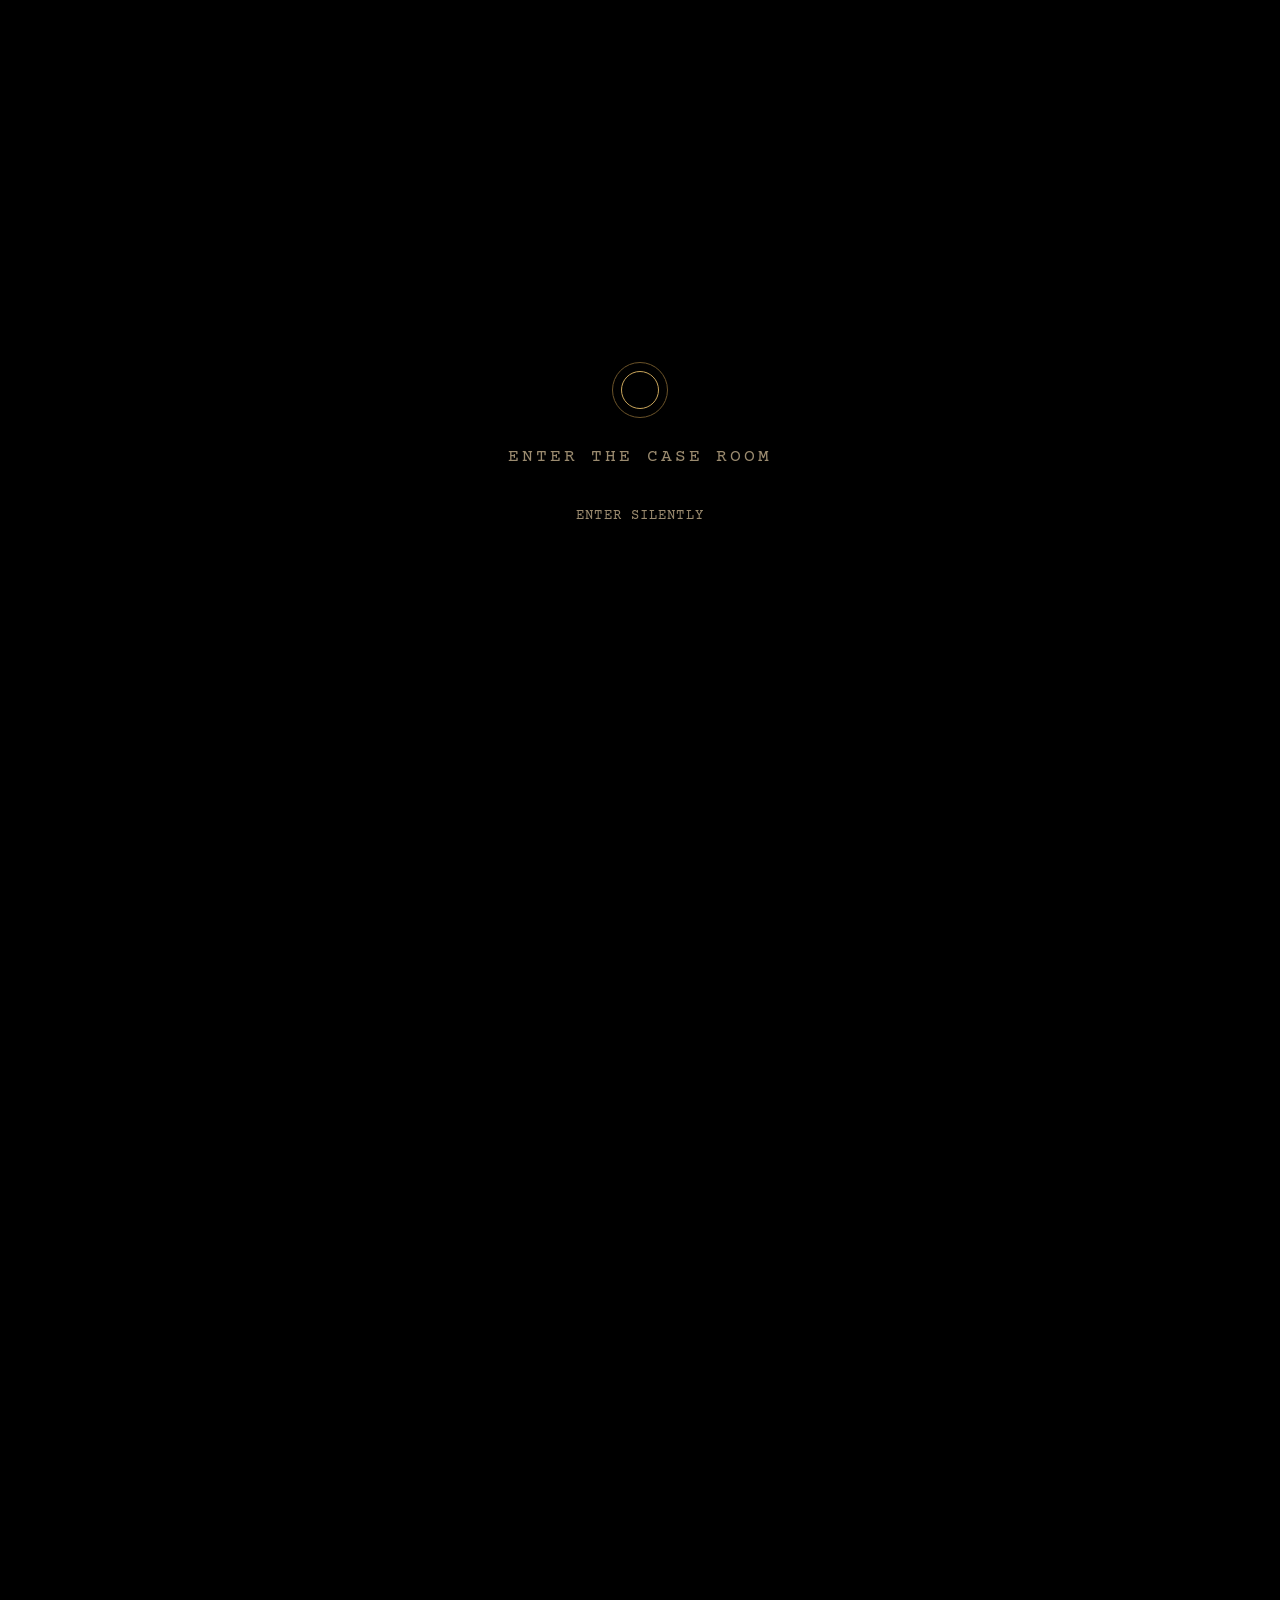
<file: index.html>
<!DOCTYPE html>
<html lang="en">
<head>
<meta charset="utf-8">
<meta name="viewport" content="width=device-width, initial-scale=1, viewport-fit=cover">
<meta name="claude:viewport-fit-sides" content="cover">
<title>The Case Room · Free Online Detective Mystery Games</title>
<meta name="description" content="Free detective mysteries you play in your browser. Follow clues, examine evidence, and solve cases set in Pune, Bengaluru and Mumbai. No download.">
<link rel="canonical" href="https://thecaseroom.pixelandink.in/">
  <meta property="og:type" content="website">
  <meta property="og:site_name" content="The Case Room">
  <meta property="og:url" content="https://thecaseroom.pixelandink.in/">
  <meta property="og:title" content="The Case Room: can you crack one?">
  <meta property="og:description" content="Free detective cases you solve on your phone. No login, no app.">
  <meta property="og:image" content="https://thecaseroom.pixelandink.in/og-home-v3.png">
  <meta property="og:image:type" content="image/png">
  <meta property="og:image:width" content="1200">
  <meta property="og:image:height" content="630">
  <meta name="twitter:card" content="summary_large_image">
  <meta name="twitter:title" content="The Case Room: can you crack one?">
  <meta name="twitter:description" content="Free detective cases you solve on your phone. No login, no app.">
  <meta name="twitter:image" content="https://thecaseroom.pixelandink.in/og-home-v3.png">
<link rel="stylesheet" href="/fonts/fonts.css">

<style>
  :root {
    --bg: #080604;
    --fg: #f0e6d0;
    --fg-mid: #9a8a6e;
    --fg-low: #221e16;
    --gold: #c8a45a;
    --gold-dim: #6a5228;
    --red: #7a1a1a;
    color-scheme: dark;
  }
  * { box-sizing: border-box; margin: 0; padding: 0; }

  body {
    background: #000;
    color: var(--fg);
    font-family: 'Courier Prime', 'Courier New', monospace;
    min-height: 100vh;
    overflow-x: hidden;
    overflow-y: auto;
    padding-left: max(0px, env(safe-area-inset-left, 0px));
    padding-right: max(0px, env(safe-area-inset-right, 0px));
  }

  /* ââ GATE SCREEN ââ */
  #gate {
    position: fixed;
    inset: 0;
    z-index: 200;
    background: #000;
    display: flex;
    flex-direction: column;
    align-items: center;
    justify-content: center;
    cursor: pointer;
    gap: 24px;
    transition: opacity 1.2s ease;
  }
  #gate.out { opacity: 0; pointer-events: none; }
  #gate[hidden], #intro[hidden] { display: none; } /* once the intro is over, the gate leaves the page (and keyboard / screen-reader order) */
  .arrive-cases #landing, .arrive-cases #landing * { animation-duration: 0s !important; animation-delay: 0s !important; transition: none !important; }
  #gate:focus-visible { outline: 2px solid var(--gold); outline-offset: -8px; }

  .gate-pulse {
    width: 56px; height: 56px;
    border: 1px solid var(--gold-dim);
    border-radius: 50%;
    position: relative;
    animation: pulse 2.4s ease-in-out infinite;
  }
  .gate-pulse::after {
    content: '';
    position: absolute; inset: 8px;
    border: 1px solid var(--gold);
    border-radius: 50%;
    animation: pulse 2.4s ease-in-out 0.4s infinite;
  }
  @keyframes pulse {
    0%, 100% { opacity: 0.3; transform: scale(0.95); }
    50%       { opacity: 1;   transform: scale(1.05); }
  }

  .gate-label {
    font-size: clamp(13px, 3vw, 15px); letter-spacing: 0.38em;
    color: var(--fg-mid); text-transform: uppercase;
    animation: blink 2s ease-in-out infinite;
  }
  .gate-silent {
    font-family: 'Courier Prime', 'Courier New', monospace;
    font-size: clamp(11px, 2.5vw, 13px); letter-spacing: 0.28em; text-transform: uppercase;
    color: var(--fg-low); background: none; border: none;
    cursor: pointer; padding: 12px 20px;
    transition: color 0.2s;
    margin-top: -4px;
    min-height: 44px;
  }
  .gate-silent:hover { color: var(--fg-mid); }
  @keyframes blink {
    0%, 100% { opacity: 0.4; }
    50%       { opacity: 1;   }
  }

  /* ââ MAIN CANVAS (rain) ââ */
  canvas#bg { position: fixed; inset: 0; z-index: 0; }

  /* ââ INTRO SEQUENCE ââ */
  #intro {
    position: fixed; inset: 0; z-index: 50;
    pointer-events: none; opacity: 0; overflow: hidden;
  }
  #intro.show { opacity: 1; }
  #intro.out  { opacity: 0; transition: opacity 0.9s ease; }

  /* Skip control remains interactive while the rest of the intro is decorative. */
  #skip-intro {
    position: fixed;
    top: max(16px, env(safe-area-inset-top, 0px));
    right: max(16px, env(safe-area-inset-right, 0px));
    z-index: 70;
    pointer-events: auto;
    min-height: 44px;
    padding: 10px 14px;
    border: 1px solid var(--gold-dim);
    background: rgba(0, 0, 0, 0.78);
    color: var(--fg-mid);
    font: inherit;
    font-size: 13px;
    letter-spacing: 0.08em;
    text-transform: uppercase;
    cursor: pointer;
    transition: color 0.2s, border-color 0.2s, background 0.2s;
  }
  #skip-intro:hover {
    color: var(--gold);
    border-color: var(--gold);
    background: rgba(0, 0, 0, 0.92);
  }
  #skip-intro:focus-visible {
    outline: 2px solid var(--gold);
    outline-offset: 3px;
  }

  .cap-line { transition: opacity 0.65s ease; }

  #thief-wrap {
    position: absolute; bottom: 0; right: 8vw;
    width: clamp(90px, 12vw, 160px); height: auto;
    transform: translateY(100%);
    animation: riseUp 1.2s cubic-bezier(0.22,1,0.36,1) 0.6s forwards;
  }
  #thief-wrap svg { width: 100%; height: auto; display: block; }
  @keyframes riseUp {
    from { transform: translateY(100%); }
    to   { transform: translateY(0%); }
  }
  #thief-group { animation: peekBob 2.8s ease-in-out 2s infinite; }
  @keyframes peekBob {
    0%, 100% { transform: translateY(0px); }
    50%      { transform: translateY(-8px); }
  }

  /* ââ CAPTIONS ââ */
  #caption {
    position: fixed;
    top: 50%; left: 0; right: 0;
    transform: translateY(-50%);
    text-align: center; z-index: 60; pointer-events: none;
    padding: 0 max(32px, 8vw);
  }
  .cap-line {
    font-family: 'Playfair Display', Georgia, serif;
    font-weight: 700; font-style: italic;
    font-size: clamp(22px, 4.5vw, 52px);
    color: var(--fg);
    letter-spacing: -0.01em;
    line-height: 1.3;
    opacity: 0;
    transition: opacity 0.9s ease;
    text-wrap: balance;
    text-shadow:
      0 0 80px rgba(200,164,90,0.15),
      0 2px 20px rgba(0,0,0,1);
  }
  .cap-line.show { opacity: 1; }

  /* ââ LANDING ââ */
  #landing {
    position: relative; z-index: 10;
    display: flex; flex-direction: column;
    opacity: 0; pointer-events: none;
    transition: opacity 0.9s ease; overflow-y: auto; overflow-x: hidden;
  }
  #landing.show { opacity: 1; pointer-events: auto; }

  /* vignette */
  #landing::after {
    content: ''; position: fixed; inset: 0; pointer-events: none;
    background: radial-gradient(ellipse at 50% 40%, transparent 35%, rgba(0,0,0,0.55) 100%);
    z-index: 1;
  }
  .top-bar, .hero-band, .how-band, .cases-band, .foot { position: relative; z-index: 2; }

  .top-bar {
    padding: 18px max(40px, env(safe-area-inset-left, 16px));
    display: flex; justify-content: space-between; align-items: center;
    border-bottom: 1px solid var(--fg-low);
    background: linear-gradient(to bottom, rgba(0,0,0,0.4) 0%, transparent 100%);
  }
  .bar-label { font-size: 10px; letter-spacing: 0.3em; color: var(--fg-mid); text-transform: uppercase; }
  .bar-stamp {
    font-size: 10px; letter-spacing: 0.2em; color: var(--red);
    text-transform: uppercase; border: 1px solid var(--red);
    padding: 3px 10px; transform: rotate(2deg); display: inline-block;
    opacity: 0.85; box-shadow: 0 0 12px rgba(122,26,26,0.3);
  }

  /* Film grain overlay on entire page */
  body::after {
    content: '';
    position: fixed; inset: 0; z-index: 1000;
    pointer-events: none;
    background-image: url("data:image/svg+xml,%3Csvg viewBox='0 0 200 200' xmlns='http://www.w3.org/2000/svg'%3E%3Cfilter id='n'%3E%3CfeTurbulence type='fractalNoise' baseFrequency='0.85' numOctaves='4' stitchTiles='stitch'/%3E%3CfeColorMatrix type='saturate' values='0'/%3E%3C/filter%3E%3Crect width='100%25' height='100%25' filter='url(%23n)' opacity='0.03'/%3E%3C/svg%3E");
    background-size: 200px 200px;
    opacity: 0.35;
    mix-blend-mode: overlay;
  }

  /* Hero nameplate */
  .hero-band {
    text-align: center;
    padding: 40px max(40px, env(safe-area-inset-left, 16px)) 32px;
    border-bottom: 1px solid var(--fg-low);
    position: relative;
    overflow: hidden;
  }
  /* Radial spotlight */
  .hero-band::before {
    content: '';
    position: absolute;
    top: -20%; left: 50%; transform: translateX(-50%);
    width: 900px; height: 500px;
    background: radial-gradient(ellipse at 50% 35%,
      rgba(200,164,90,0.11) 0%,
      rgba(200,164,90,0.04) 35%,
      transparent 65%);
    pointer-events: none;
  }
  /* Horizontal scan line shimmer across hero */
  .hero-band::after {
    content: '';
    position: absolute; inset: 0; pointer-events: none;
    background: repeating-linear-gradient(
      0deg,
      transparent,
      transparent 3px,
      rgba(0,0,0,0.03) 3px,
      rgba(0,0,0,0.03) 4px
    );
  }
  .eyebrow {
    font-size: 10px; letter-spacing: 0.55em; color: var(--gold);
    text-transform: uppercase; margin-bottom: 28px;
    opacity: 0; animation: up 0.7s ease 0.1s forwards;
    position: relative; z-index: 1;
  }
  .eyebrow::before, .eyebrow::after {
    content: '—';
    margin: 0 12px;
    opacity: 0.4;
  }
  h1 {
    font-family: 'Playfair Display', Georgia, serif;
    font-weight: 900; font-style: italic;
    font-size: clamp(56px, 12vw, 118px);
    line-height: 0.85; letter-spacing: -0.03em;
    color: var(--fg); text-wrap: balance;
    text-shadow:
      0 0 80px rgba(200,164,90,0.18),
      0 0 160px rgba(200,164,90,0.08),
      0 2px 0 rgba(0,0,0,0.9),
      0 4px 20px rgba(0,0,0,0.9),
      0 8px 40px rgba(0,0,0,0.7);
    opacity: 0; animation: up 1s ease 0.3s forwards;
    margin-bottom: 20px;
    position: relative; z-index: 1;
  }
  h1 em {
    color: var(--gold); display: block; font-style: italic;
    text-shadow:
      0 0 60px rgba(200,164,90,0.5),
      0 0 120px rgba(200,164,90,0.2),
      0 2px 0 rgba(0,0,0,0.9);
  }
  .rule {
    display: flex; align-items: center; gap: 12px;
    width: fit-content; margin: 0 auto 24px;
    opacity: 0; animation: up 0.6s ease 0.7s forwards;
    position: relative; z-index: 1;
  }
  .rule::before, .rule::after {
    content: '';
    display: block; height: 1px; width: 48px;
    background: linear-gradient(90deg, transparent, var(--gold-dim));
  }
  .rule::after { background: linear-gradient(270deg, transparent, var(--gold-dim)); }
  .rule-diamond {
    width: 5px; height: 5px;
    background: var(--gold-dim);
    transform: rotate(45deg);
  }
  .tagline {
    font-family: 'Playfair Display', Georgia, serif;
    font-style: italic; font-size: clamp(13px, 1.6vw, 16px);
    color: var(--fg-mid); line-height: 2; max-width: 340px;
    margin: 0 auto;
    opacity: 0; animation: up 0.7s ease 0.85s forwards;
    position: relative; z-index: 1;
  }

  /* Hero copy and actions */
  .hero-lead {
    font-family: 'Playfair Display', Georgia, serif; font-style: italic; font-weight: 700;
    font-size: clamp(22px, 3.2vw, 30px); line-height: 1.25; color: var(--fg); margin: 0 auto 10px; max-width: 560px;
    opacity: 0; animation: up 0.7s ease 0.8s forwards; position: relative; z-index: 1;
  }
  .tag-close { color: var(--gold); }
  .hero-what {
    font-family: 'Courier Prime', monospace; font-size: 16px; line-height: 1.6; color: var(--fg);
    max-width: 440px; margin: 18px auto 0; padding: 0 8px;
    opacity: 0; animation: up 0.7s ease 0.9s forwards; position: relative; z-index: 1;
  }
  .hero-actions {
    display: flex; flex-wrap: wrap; justify-content: center; align-items: center; gap: 12px 24px; margin-top: 22px;
    opacity: 0; animation: up 0.7s ease 0.95s forwards; position: relative; z-index: 1;
  }
  .hero-cta {
    display: inline-flex; align-items: center; justify-content: center; min-height: 48px; padding: 0 24px;
    background: var(--gold); color: #080604; font-family: 'Courier Prime', monospace; font-weight: 700; font-size: 14px;
    letter-spacing: .1em; text-transform: uppercase; text-decoration: none; transition: filter .2s, transform .2s;
  }
  .hero-cta:hover { filter: brightness(1.08); transform: translateY(-1px); }
  .hero-link {
    display: inline-flex; align-items: center; min-height: 44px; color: var(--fg); font-size: 15px;
    text-decoration: underline; text-underline-offset: 5px; text-decoration-color: var(--gold-dim);
  }
  .hero-link:hover { text-decoration-color: var(--gold); }
  .hero-cta:focus-visible, .hero-link:focus-visible, .case-card:focus-visible { outline: 2px solid var(--gold); outline-offset: 3px; }
  #cases { scroll-margin-top: 12px; }
  .case-card .case-setting-text { flex-wrap: nowrap; align-items: baseline; }
  .case-card .case-setting-text::before { flex: none; }
  .case-exp { font-size: 13px; letter-spacing: .1em; text-transform: uppercase; color: var(--gold); line-height: 1.4; }
  .case-status.start { color: #080604; background: var(--gold); border-color: var(--gold); font-weight: 700; }
  @media (prefers-reduced-motion: reduce) { .hero-cta, .hero-cta:hover { transition: none; transform: none; } }

  /* How It Works */
  .how-band {
    padding: 28px max(40px, env(safe-area-inset-left, 16px)) 32px;
    border-bottom: 1px solid var(--fg-low);
    position: relative;
    z-index: 2;
  }
  .how-grid {
    display: grid;
    grid-template-columns: repeat(3, minmax(0, 1fr));
    gap: 14px;
  }
  .how-step {
    min-width: 0;
    background: #0e0c08;
    border: 1px solid var(--fg-low);
    padding: 20px;
  }
  .how-num {
    font-size: 13px;
    letter-spacing: 0.12em;
    color: var(--gold);
    margin-bottom: 10px;
  }
  .how-title {
    font-family: 'Playfair Display', Georgia, serif;
    font-style: italic;
    font-weight: 700;
    font-size: 21px;
    line-height: 1.3;
    margin-bottom: 9px;
  }
  .how-text {
    font-size: 15px;
    line-height: 1.75;
    color: var(--fg-mid);
  }

  /* Case files grid */
  .cases-band {
    padding: 28px max(40px, env(safe-area-inset-left, 16px)) 32px;
    opacity: 0; animation: up 0.8s ease 1s forwards;
  }
  .cases-label {
    font-size: 11px; letter-spacing: 0.38em; color: var(--gold);
    text-transform: uppercase; margin-bottom: 28px;
    display: flex; align-items: center; gap: 16px;
  }
  .cases-label::after {
    content: ''; flex: 1; height: 1px; background: var(--fg-low);
  }

  .cases-grid {
    display: grid;
    grid-template-columns: repeat(auto-fill, minmax(280px, 1fr));
    gap: 16px;
  }

  .case-card {
    background: #0e0c08;
    border: 1px solid var(--fg-low);
    border-top: none;
    text-decoration: none;
    color: inherit;
    display: flex; flex-direction: column;
    position: relative; overflow: hidden;
    transition: border-color 0.3s, background 0.3s, transform 0.25s, box-shadow 0.3s;
    cursor: pointer;
    box-shadow: 0 4px 24px rgba(0,0,0,0.5);
  }
  /* Atmospheric top band — overridden per card */
  .case-card-band {
    height: 72px;
    position: relative; overflow: hidden;
    flex-shrink: 0;
    border-top: 3px solid var(--gold-dim);
    transition: border-color 0.3s;
  }
  .case-card-band::after {
    content: '';
    position: absolute; inset: 0;
    background: linear-gradient(to bottom, transparent 40%, #0e0c08 100%);
  }
  /* Watermark case number */
  .case-card-band::before {
    content: attr(data-num);
    position: absolute; right: 12px; bottom: -8px;
    font-family: 'Playfair Display', Georgia, serif;
    font-weight: 900; font-style: italic;
    font-size: 72px; line-height: 1;
    color: rgba(200,164,90,0.08);
    letter-spacing: -0.04em;
    pointer-events: none; z-index: 1;
  }

  /* Card body */
  .case-card-body {
    padding: 20px 22px 20px;
    display: flex; flex-direction: column; gap: 9px;
    flex: 1;
  }
  /* Light leak from top-left on hover */
  .case-card::before {
    content: '';
    position: absolute; top: 72px; left: 0; right: 0; bottom: 0;
    background: linear-gradient(135deg, rgba(200,164,90,0.05) 0%, transparent 50%);
    opacity: 0; transition: opacity 0.3s;
    pointer-events: none;
  }
  /* Corner fold */
  .case-card::after {
    content: '';
    position: absolute; bottom: 0; right: 0;
    width: 20px; height: 20px;
    background: linear-gradient(225deg, rgba(200,164,90,0.2) 0%, transparent 60%);
    opacity: 0.2; transition: opacity 0.3s, width 0.3s, height 0.3s;
    pointer-events: none;
  }
  .case-card:hover {
    border-color: var(--gold-dim);
    background: #111009;
    transform: translateY(-3px);
    box-shadow: 0 12px 40px rgba(0,0,0,0.7), 0 2px 8px rgba(0,0,0,0.5);
  }
  .case-card:hover .case-card-band { border-color: var(--gold); }
  .case-card:hover::before { opacity: 1; }
  .case-card:hover::after { opacity: 0.4; width: 28px; height: 28px; }

  .case-card-top {
    display: flex; justify-content: space-between; align-items: flex-start;
  }
  .case-num {
    font-size: 9px; letter-spacing: 0.35em; color: var(--gold);
    text-transform: uppercase;
  }
  .case-status {
    font-size: 8px; letter-spacing: 0.22em; text-transform: uppercase;
    padding: 2px 7px; border: 1px solid;
  }
  .case-status.open   { color: var(--gold); border-color: var(--gold-dim); }
  .case-status.new    { color: #6aaa60; border-color: #3a6038; }
  .case-status.locked { color: var(--fg-low); border-color: var(--fg-low); }

  .case-title-text {
    font-family: 'Playfair Display', Georgia, serif;
    font-style: italic; font-weight: 700;
    font-size: clamp(20px, 2.8vw, 25px);
    color: var(--fg); line-height: 1.1;
  }
  .case-setting-text {
    font-size: 10px; letter-spacing: 0.18em; color: var(--fg-mid);
    text-transform: uppercase; display: flex; align-items: center; gap: 6px;
  }
  .case-setting-text::before {
    content: '◈';
    font-size: 7px; opacity: 0.5;
  }
  .case-divider {
    height: 1px; background: var(--fg-low);
    margin: 2px 0;
  }
  .case-brief-text {
    font-size: 11.5px; line-height: 1.75; color: var(--fg-mid);
    display: -webkit-box; -webkit-line-clamp: 3; -webkit-box-orient: vertical;
    overflow: hidden;
  }
  .case-cta {
    margin-top: 6px;
    font-size: 9px; letter-spacing: 0.35em; color: var(--gold);
    text-transform: uppercase; display: flex; align-items: center; gap: 8px;
    opacity: 0.7; transition: opacity 0.2s;
  }
  .case-cta::after { content: '→'; transition: transform 0.2s; }
  .case-card:hover .case-cta { opacity: 1; }
  .case-card:hover .case-cta::after { transform: translateX(5px); }

  .case-card.locked-card {
    opacity: 0.32; cursor: default; pointer-events: none;
  }

  /* Per-card atmospheric bands */
  .band-001 {
    background:
      radial-gradient(ellipse at 20% 50%, rgba(100,80,40,0.5) 0%, transparent 60%),
      linear-gradient(135deg, #1a1508 0%, #0d0c07 60%, #120f07 100%);
  }
  .band-002 {
    background:
      radial-gradient(ellipse at 80% 40%, rgba(80,30,10,0.6) 0%, transparent 55%),
      linear-gradient(135deg, #180d06 0%, #0e0a06 60%, #1a0e08 100%);
  }
  .band-003 {
    background:
      radial-gradient(ellipse at 18% 60%, rgba(180,70,47,0.55) 0%, transparent 58%),
      radial-gradient(ellipse at 82% 30%, rgba(212,160,23,0.28) 0%, transparent 52%),
      linear-gradient(135deg, #1c0f08 0%, #120c07 60%, #1a120a 100%);
  }

  /* Footer */
  .foot {
    padding: 18px max(40px, env(safe-area-inset-left, 16px));
    display: flex; justify-content: space-between; align-items: center;
    border-top: 1px solid var(--fg-low); flex-wrap: wrap; gap: 10px;
  }
  .foot-text { font-size: 9px; letter-spacing: 0.28em; color: var(--fg-low); text-transform: uppercase; }
  .foot-num  { font-size: 9px; letter-spacing: 0.22em; color: var(--gold-dim); text-transform: uppercase; }

  @keyframes up {
    from { opacity: 0; transform: translateY(14px); }
    to   { opacity: 1; transform: translateY(0); }
  }

  @media (max-width: 600px) {
    .hero-band { padding: 20px 16px 16px; }
    .cases-band { padding: 16px 16px 20px; }
    .top-bar, .foot { padding-left: 16px; padding-right: 16px; }
    #thief-wrap { right: 5vw; width: 80px; }
    h1 { font-size: 52px; margin-bottom: 12px; }
    .eyebrow { margin-bottom: 16px; }
    .tagline { font-size: 13px; line-height: 1.7; }
    .rule { margin-bottom: 16px; }
    .cases-grid { grid-template-columns: 1fr; gap: 10px; }
    .cases-label { margin-bottom: 14px; }
    .case-card-band { height: 52px; }
    .case-card-body { padding: 14px 16px 14px; gap: 7px; }
    .case-title-text { font-size: 20px; }
    .case-brief-text { -webkit-line-clamp: 2; }
  }


  /* READABILITY OVERRIDES */
  body { font-size: 17px; line-height: 1.75; }
  .gate-label { font-size: clamp(15px, 3.4vw, 18px); letter-spacing: 0.16em; text-align: center; padding: 0 24px; }
  .gate-silent { font-size: 14px; letter-spacing: 0.08em; color: var(--fg-mid); }
  .bar-label { font-size: 12px; letter-spacing: 0.1em; }
  .bar-stamp { font-size: 12px; letter-spacing: 0.08em; padding: 5px 10px; }
  .eyebrow { font-size: 12px; letter-spacing: 0.2em; }
  .tagline { font-size: clamp(16px, 2.4vw, 20px); line-height: 1.8; max-width: 480px; }
  .cases-label { font-size: 14px; letter-spacing: 0.12em; margin-bottom: 20px; }
  .case-num { font-size: 12px; letter-spacing: 0.08em; }
  .case-status { font-size: 12px; letter-spacing: 0.06em; padding: 4px 8px; }
  .case-title-text { font-size: clamp(22px, 2.8vw, 27px); line-height: 1.2; }
  .case-setting-text { font-size: 13px; letter-spacing: 0.04em; line-height: 1.6; flex-wrap: wrap; }
  .case-brief-text { font-size: 16px; line-height: 1.8; display: block; overflow: visible; }
  .case-cta { font-size: 13px; letter-spacing: 0.08em; opacity: 1; line-height: 1.5; }
  .foot-text, .foot-num { font-size: 12px; letter-spacing: 0.06em; line-height: 1.6; }
  .foot-text { color: var(--fg-mid); }
  .foot-num { color: var(--gold); }

  @media (max-width: 900px) {
    .how-grid { grid-template-columns: repeat(3, minmax(0, 1fr)); }
  }

  @media (max-width: 600px) {
    .top-bar, .foot { padding-left: 16px; padding-right: 16px; }
    .top-bar { gap: 10px; }
    .bar-label { font-size: 11px; line-height: 1.5; max-width: 75%; }
    .bar-stamp { font-size: 11px; padding: 5px 8px; }
    .hero-band { padding: 30px 18px 24px; }
    h1 { font-size: clamp(48px, 13.5vw, 64px); line-height: 0.95; margin-bottom: 18px; }
    .eyebrow { font-size: 11px; letter-spacing: 0.1em; margin-bottom: 20px; }
    .tagline { font-size: 16px; line-height: 1.8; padding: 0 8px; }
    .rule { margin-bottom: 18px; }
    /* Compact How It Works on phones: two columns, smaller cards */
    .how-band { padding: 20px 16px 22px; }
    .how-band .cases-label { margin-bottom: 14px; }
    .how-grid { grid-template-columns: minmax(0, 1fr); gap: 10px; }
    .how-step { padding: 14px; }
    .how-num { font-size: 11px; margin-bottom: 6px; }
    .how-title { font-size: 18px; line-height: 1.25; margin-bottom: 6px; }
    .how-text { font-size: 14px; line-height: 1.6; }
    .cases-band { padding: 22px 16px 28px; }
    .cases-label { font-size: 13px; letter-spacing: 0.08em; margin-bottom: 16px; }
    .cases-grid { grid-template-columns: minmax(0, 1fr); gap: 14px; }
    .case-card-band { height: 54px; }
    .case-card-body { padding: 17px 16px; gap: 10px; }
    .case-num { font-size: 12px; }
    .case-status { font-size: 11px; }
    .case-title-text { font-size: 23px; }
    .case-setting-text { font-size: 13px; }
    .case-brief-text { font-size: 16px; line-height: 1.8; -webkit-line-clamp: unset; }
    .case-cta { font-size: 13px; }
    .foot {
      align-items: flex-start;
      gap: 8px;
      padding-top: 18px;
      padding-bottom: 20px;
    }
    .foot-text, .foot-num {
      font-size: 12px;
      letter-spacing: 0.03em;
      line-height: 1.6;
    }
    .foot-text { color: var(--fg-mid); }
    .foot-num { color: var(--gold); }
    #caption { padding-left: 22px; padding-right: 22px; }
    .cap-line { font-size: clamp(23px, 6vw, 34px); line-height: 1.35; }
    #thief-wrap { right: 5vw; width: 80px; }
  }

</style>

<style id="stage3-cards">
  /* Stage 3 cards: cover from each case's own opening picture; one action per card (the existing Investigate Case link), the whole card clickable through it. */
  .cases-grid { display: grid; gap: 16px; grid-template-columns: repeat(auto-fit, minmax(min(320px, 100%), 1fr)); } /* 320 (or the full width on narrow screens): room for each card's labels and button; fewer, wider cards rather than clipped ones (e.g. 150% zoom) */
  .case-card { position: relative; display: flex; flex-direction: column; background: #0f0d0a; border: 1px solid #2a2418; padding: 0; transition: border-color .18s ease, transform .18s ease; }
  .case-card::before, .case-card::after { content: none !important; }
  .case-card:hover, .case-card:focus-within { border-color: var(--gold); transform: translateY(-2px); }
  .cc-cover { aspect-ratio: 16 / 9; overflow: hidden; background: #1a1710; border-bottom: 1px solid #2a2418; }
  .cc-cover img { width: 100%; height: 100%; object-fit: cover; display: block; }
  .cc-body { display: grid; gap: 7px; padding: 16px 16px 18px; flex: 1; align-content: start; }
  .cc-top { display: flex; justify-content: space-between; align-items: center; gap: 8px; min-height: 28px; }
  .case-card .case-num { font-size: 12px; letter-spacing: .3em; }
  .case-card .case-status { font-size: 12px; letter-spacing: .14em; padding: 4px 9px; }
  .case-card .case-title-text { margin: 0; font-family: 'Playfair Display', Georgia, serif; font-style: italic; font-weight: 700; font-size: 24px; line-height: 1.2; color: #f0e6d0; }
  .case-card .case-exp { font-size: 13px; }
  .case-card .case-setting-text { font-size: 13px; letter-spacing: .08em; color: #a8987a; text-transform: uppercase; }
  .case-card .case-setting-text::before { content: none; }
  .case-card .case-brief-text { font-size: 15px; line-height: 1.6; color: #d9cfb8; margin: 2px 0 6px; }
  .case-card .case-cta { justify-self: start; align-self: end; display: inline-flex; align-items: center; min-height: 48px; padding: 0 20px; margin-top: auto;
    background: var(--gold); color: #080604; font-weight: 700; font-size: 14px; letter-spacing: .12em; text-transform: uppercase; text-decoration: none; }
  .case-card .case-cta::after { content: ''; position: absolute; inset: 0; } /* the whole card opens the case, through this one link */
  .case-card .case-cta:focus-visible { outline: none; }
  .case-card:focus-within { outline: 2px solid var(--gold); outline-offset: 3px; }
  .case-card .case-cta:hover { background: #e0bf72; }
  .case-card .cta-arrow { margin-left: 8px; transition: transform 0.2s; }
  .case-card:hover .cta-arrow { transform: translateX(4px); }
  @media (prefers-reduced-motion: reduce) { .case-card .cta-arrow { transition: none; } }
  .case-card .case-cta { white-space: nowrap; }
  @media (max-width: 380px) { .case-card .case-cta { letter-spacing: 0.08em; padding: 0 16px; } .case-card .cta-arrow { margin-left: 6px; } }
  .visually-hidden { position: absolute !important; width: 1px; height: 1px; margin: -1px; padding: 0; overflow: hidden; clip: rect(0 0 0 0); clip-path: inset(50%); white-space: nowrap; border: 0; }
  /* Coming soon: after the cases, outside the numbered list, quieter, not interactive */
  .coming-soon { margin-top: 16px; display: grid; grid-template-columns: 1fr; border: 1px dashed #3a3122; background: rgba(15, 13, 10, .6); color: #a8987a; }
  .cs-cover { aspect-ratio: 16 / 9; overflow: hidden; opacity: .8; filter: saturate(.6); border-bottom: 1px dashed #3a3122; }
  .cs-cover svg { width: 100%; height: 100%; display: block; }
  .cs-body { padding: 14px 16px 18px; display: grid; gap: 6px; }
  .cs-label { font-size: 12px; letter-spacing: .26em; text-transform: uppercase; color: #8a7a5a; }
  .cs-title { margin: 0; font-family: 'Playfair Display', Georgia, serif; font-style: italic; font-size: 20px; line-height: 1.3; color: #cfc3a8; }
  @media (min-width: 900px) {
    .coming-soon { grid-template-columns: minmax(0, 320px) minmax(0, 1fr); align-items: center; }
    .cs-cover { border-bottom: 0; border-right: 1px dashed #3a3122; }
    .cs-body { padding: 18px 24px; }
  }
  @media (prefers-reduced-motion: reduce) { .case-card { transition: none; } .case-card:hover, .case-card:focus-within { transform: none; } }

  /* Laptops only (11 Nov 2026 draft): same centred hero with a little less space, the case list before
     How it works, shorter covers and less card padding. Same copy, text sizes and entry case. Phones unchanged. */
  @media (min-width: 901px) {
    #landing { display: flex; flex-direction: column; }
    #landing > .how-band { order: 1; border-bottom: 0; border-top: 1px solid var(--fg-low); }
    #landing > .foot { order: 2; }
    .hero-band { padding-top: 30px; padding-bottom: 28px; }
    h1 { font-size: clamp(76px, 6.6vw, 88px); margin-bottom: 16px; }
    .rule { margin-bottom: 18px; }
    .tagline { line-height: 1.7; }
    .hero-what { margin-top: 14px; max-width: 640px; }
    .hero-actions { margin-top: 18px; }
    .cases-band { padding-top: 22px; }
    .cases-band > .cases-label { margin-bottom: 16px; }
    .case-card .cc-cover { aspect-ratio: 2.2 / 1; }
    .case-card .cc-body { gap: 6px; padding: 14px 16px 16px; }
    .case-card .case-brief-text { margin: 0 0 4px; }
    .case-card .cc-cover img[src$="hidden-drop.jpg"] { object-position: 50% 45%; }
    .case-card .cc-cover img[src$="missing-envelope.jpg"] { object-position: 50% 35%; }
    .case-card .cc-cover img[src$="last-shot.jpg"] { object-position: 50% 15%; }
  }
</style>
<link rel="icon" href="/favicon.svg" type="image/svg+xml">
<link rel="icon" href="/favicon-32.png" sizes="32x32" type="image/png">
<link rel="apple-touch-icon" href="/apple-touch-icon.png">
</head>
<body>
<!-- GATE -->
<div id="gate" tabindex="0" role="group" aria-label="Choose how to enter The Case Room">
  <div class="gate-pulse"></div>
  <div class="gate-label" id="gate-label">Enter The Case Room</div>
  <button class="gate-silent" id="gate-silent" aria-label="Enter without sound">Enter silently</button>
</div>

<!-- BG canvas -->
<canvas id="bg"></canvas>

<!-- INTRO SEQUENCE -->
<div id="intro" inert>
  <div id="caption">
    <div class="cap-line" id="cap1">Every mystery leaves a trace.</div>
    <div class="cap-line" id="cap2">Everyone has a version. One detail doesn’t fit.</div>
    <div class="cap-line" id="cap3">The truth is already here. Find it.</div>
  </div>
  <button id="skip-intro" type="button" aria-label="Skip intro and show the case files">Skip intro →</button>
  <div id="thief-wrap">
    <svg id="thief-group" viewBox="0 0 512 512" xmlns="http://www.w3.org/2000/svg">
      <g fill="#c8a45a">
        <path d="M336.406,166.563c-10.891,1.75-72.609,12.094-76.5,12.094c-3.906,0-3.906,0-3.906,0s0,0-3.906,0
          s-65.609-10.344-76.5-12.094c-18.719-3.031-34.344,2.266-39.813,4.531c-22.969,9.531-15.25,31.813-10.156,40.063
          c7.047,11.344,33.781,41.125,60.125,44.609c34.344,4.516,64-21.172,70.25-21.172c6.234,0,35.906,25.688,70.25,21.172
          c26.344-3.484,53.094-33.266,60.125-44.609c5.094-8.25,12.813-30.531-10.156-40.063
          C370.734,168.828,355.125,163.531,336.406,166.563z M184.656,220.984c-11.094-10.734-9.25-21.516,3.688-22.391
          c12.969-0.906,34.813,4.5,35.172,11.656C224.438,228.156,195.75,231.75,184.656,220.984z M327.344,220.984
          c-11.109,10.766-39.797,7.172-38.859-10.734c0.359-7.156,22.203-12.563,35.141-11.656
          C336.594,199.469,338.438,210.25,327.344,220.984z"/>
        <path d="M402.75,115.906c0-5.031-5.219-15.094-14.578-17.125C374.656,19.156,296.563,0,256,0
          S137.344,19.156,123.813,98.781c-9.375,2.031-14.563,12.094-14.563,17.125c0,5.047,0,33.25,0,33.25h293.5
          C402.75,149.156,402.75,120.953,402.75,115.906z"/>
        <path d="M356.719,382.234c0-20.203-6.281-42.297-26.234-42.297H181.5c-19.938,0-26.234,22.094-26.234,42.297
          c0,4.797-93.359,28.828-93.359,82.656c0,12.516,30.422,47.109,193.031,47.109h2.109c162.625,0,193.047-34.594,193.047-47.109
          C450.094,411.063,356.719,387.031,356.719,382.234z"/>
      </g>
    </svg>
  </div>
</div>

<!-- LANDING PAGE -->
<div id="landing" inert>
  <div class="top-bar">
    <span class="bar-label">Pixel &amp; Ink · Investigation Series</span>
    <span class="bar-stamp">Classified</span>
  </div>

  <div class="hero-band">
    <div class="eyebrow">Interactive Detective Mysteries</div>
    <h1>The Case<em>Room</em></h1>
    <div class="rule"><span class="rule-diamond"></span></div>
    <p class="hero-lead">Every mystery leaves a trace.</p>
    <p class="tagline">Everyone has a version. One detail doesn’t fit.<br><span class="tag-close">The truth is already here. Find it.</span></p>
    <p class="hero-what">Short detective mysteries you play in your browser. Read the clues, work out who did it. Free to play.</p>
    <div class="hero-actions">
      <a class="hero-cta" href="cases/missing-envelope/">Start with The Missing Envelope</a>
      <a class="hero-link" href="#cases">Explore all cases</a>
    </div>
  </div>

  <section class="how-band" aria-labelledby="how-heading">
    <h2 class="cases-label" id="how-heading">How It Works</h2>
    <div class="how-grid">
      <div class="how-step">
        <div class="how-num">01</div>
        <div class="how-title">Choose a case</div>
        <p class="how-text">Start with The Missing Envelope, or pick any story.</p>
      </div>
      <div class="how-step">
        <div class="how-num">02</div>
        <div class="how-title">Follow the clues</div>
        <p class="how-text">Explore places, examine evidence, and connect the details.</p>
      </div>
      <div class="how-step">
        <div class="how-num">03</div>
        <div class="how-title">Find the answer</div>
        <p class="how-text">Solve the mystery and uncover the reveal.</p>
      </div>
    </div>
  </section>

  <div class="cases-band" id="cases">
    <h2 class="cases-label">Choose a case</h2>
    <div class="cases-grid">

      <article class="case-card" aria-labelledby="t-hidden-drop">
        <div class="cc-cover"><img src="covers/hidden-drop.jpg" alt="" width="960" height="540" loading="lazy" decoding="async"></div>
        <div class="cc-body">
          <div class="cc-top"><span class="case-num">Case No. 001</span><span class="case-status open">Open</span></div>
          <h3 class="case-title-text" id="t-hidden-drop">The Hidden Drop</h3>
          <div class="case-exp">Explore &amp; discover</div>
          <div class="case-setting-text">Pune · Street hunt · Free</div>
          <p class="case-brief-text">A street artist who signs with a crow has hidden something in Kesari Peth. Three painted pieces lead to one door. Read the street.</p>
          <a class="case-cta" href="cases/hidden-drop/">Investigate Case 001<span class="cta-arrow" aria-hidden="true">→</span></a>
        </div>
      </article>

      <article class="case-card" aria-labelledby="t-missing-envelope">
        <div class="cc-cover"><img src="covers/missing-envelope.jpg" alt="" width="960" height="540" loading="lazy" decoding="async"></div>
        <div class="cc-body">
          <div class="cc-top"><span class="case-num">Case No. 002</span><span class="case-status start">Start here</span></div>
          <h3 class="case-title-text" id="t-missing-envelope">The Missing Envelope</h3>
          <div class="case-exp">Eliminate &amp; deduce</div>
          <div class="case-setting-text">Bengaluru · Law firm · Free</div>
          <p class="case-brief-text">A signed acquisition contract left on the partners’ desk in a sealed envelope was gone by morning. Three people were in the building.</p>
          <a class="case-cta" href="cases/missing-envelope/">Investigate Case 002<span class="cta-arrow" aria-hidden="true">→</span></a>
        </div>
      </article>

      <article class="case-card" aria-labelledby="t-last-shot">
        <div class="cc-cover"><img src="covers/last-shot.jpg" alt="" width="960" height="540" loading="lazy" decoding="async"></div>
        <div class="cc-body">
          <div class="cc-top"><span class="case-num">Case No. 003</span><span class="case-status open">Open</span></div>
          <h3 class="case-title-text" id="t-last-shot">The Last Shot</h3>
          <div class="case-exp">Examine &amp; connect</div>
          <div class="case-setting-text">Mumbai · Film set · Free</div>
          <p class="case-brief-text">Lead actor Veer Kapoor is found unconscious in his trailer minutes before the final shot. His morning energy drink contained a sedative.</p>
          <a class="case-cta" href="cases/last-shot/">Investigate Case 003<span class="cta-arrow" aria-hidden="true">→</span></a>
        </div>
      </article>

    </div>

    <aside class="coming-soon" aria-labelledby="soon-title">
      <div class="cs-cover"><svg viewBox="0 0 320 180" aria-hidden="true" focusable="false">
            <rect width="320" height="180" fill="#15130f"/>
            <g transform="translate(160 96) rotate(-4)">
              <rect x="-98" y="-58" width="196" height="124" rx="3" fill="#000" opacity=".45" transform="translate(6 8)"/>
              <rect x="-92" y="-64" width="176" height="118" rx="2" fill="#d9d4c8" opacity=".55" transform="rotate(3)"/>
              <path d="M-100 -60 h66 l10 -12 h44 l10 12 h70 v124 h-200 z" fill="#5e5340" stroke="#2b2519" stroke-width="2"/>
              <rect x="-100" y="-48" width="200" height="112" rx="2" fill="#6f6249" stroke="#2b2519" stroke-width="2"/>
              <path d="M-100 -36 h200" stroke="#2b2519" stroke-width="1" opacity=".5"/>
              <rect x="-70" y="-6" width="96" height="9" fill="#2b2519" opacity=".75"/>
              <rect x="-70" y="12" width="128" height="9" fill="#2b2519" opacity=".75"/>
              <rect x="-70" y="30" width="72" height="9" fill="#2b2519" opacity=".75"/>
              <path d="M70 -54 v-24 a8 8 0 0 1 16 0 v34" fill="none" stroke="#9a9a94" stroke-width="3" stroke-linecap="round"/>
            </g>
          </svg></div>
      <div class="cs-body">
        <div class="cs-label">New case · Coming soon</div>
        <p class="cs-title" id="soon-title">A new mystery is being assembled.</p>
      </div>
    </aside>
  </div>

  <div class="foot">
    <span class="foot-text">© 2026 Pixel &amp; Ink. All rights reserved.</span>
    <span class="foot-num">The Case Room · Case Files 001–003</span>
    <a class="foot-privacy" href="privacy/" style="color:inherit;text-decoration:underline;text-underline-offset:3px;display:inline-flex;align-items:center;min-height:44px;padding:0 4px">Privacy</a>
  </div>
</div>

<script>
// ââ BG + RAIN ââ
// ATMOSPHERIC BACKGROUND — static glow, no rain animation
const canvas = document.getElementById('bg');
const ctx = canvas.getContext('2d');

function resize() {
  canvas.width = window.innerWidth;
  canvas.height = window.innerHeight;
}

function drawBg() {
  const w = canvas.width, h = canvas.height;
  const g = ctx.createRadialGradient(w * 0.5, 0, 0, w * 0.5, h * 0.5, Math.max(w, h));
  g.addColorStop(0, '#181410');
  g.addColorStop(0.3, '#0e0c09');
  g.addColorStop(1, '#060503');
  ctx.fillStyle = g;
  ctx.fillRect(0, 0, w, h);
  const c = ctx.createRadialGradient(w * 0.5, -60, 0, w * 0.5, h * 0.6, h * 0.8);
  c.addColorStop(0, 'rgba(200,164,90,0.09)');
  c.addColorStop(0.5, 'rgba(200,164,90,0.02)');
  c.addColorStop(1, 'rgba(0,0,0,0)');
  ctx.fillStyle = c;
  ctx.fillRect(0, 0, w, h);
}

resize();
drawBg();
window.addEventListener('resize', () => { resize(); drawBg(); });

// AUDIO — generated in Web Audio API; no external audio file required
let audioCtx = null;

async function buildSuspenseAudio() {
  const AudioContextClass = window.AudioContext || window.webkitAudioContext;
  if (!AudioContextClass) throw new Error('Web Audio API is not supported in this browser.');
  audioCtx = new AudioContextClass();
  if (audioCtx.state === 'suspended') await audioCtx.resume();
  if (audioCancelled || audioCtx.state === 'closed') return;
  const now = audioCtx.currentTime;

  function drone(freq, detune, gain, startT, durT) {
    const osc  = audioCtx.createOscillator();
    const g    = audioCtx.createGain();
    const filt = audioCtx.createBiquadFilter();
    osc.type = 'sawtooth';
    osc.frequency.value = freq;
    osc.detune.value = detune;
    filt.type = 'lowpass'; filt.frequency.value = 320; filt.Q.value = 1.2;
    // Keep envelope events in chronological order, including short final tones.
    const attack = Math.min(1.2, durT * 0.25);
    const releaseStart = Math.max(startT + attack, startT + durT - Math.min(1.5, durT * 0.35));
    g.gain.setValueAtTime(0, startT);
    g.gain.linearRampToValueAtTime(gain, startT + attack);
    g.gain.linearRampToValueAtTime(gain * 0.7, releaseStart);
    g.gain.linearRampToValueAtTime(0, startT + durT);
    osc.connect(filt); filt.connect(g); g.connect(audioCtx.destination);
    osc.start(startT); osc.stop(startT + durT);
  }

  function heartbeat(t) {
    [0, 0.28].forEach(offset => {
      const buf = audioCtx.createBuffer(1, audioCtx.sampleRate * .12, audioCtx.sampleRate);
      const d   = buf.getChannelData(0);
      for (let i = 0; i < d.length; i++) {
        const env = Math.exp(-i / (audioCtx.sampleRate * .03));
        d[i] = (Math.random() * 2 - 1) * env * 0.6;
      }
      const src  = audioCtx.createBufferSource();
      const g    = audioCtx.createGain();
      const filt = audioCtx.createBiquadFilter();
      filt.type = 'lowpass'; filt.frequency.value = 80;
      src.buffer = buf;
      g.gain.value = offset === 0 ? 1 : 0.55;
      src.connect(filt); filt.connect(g); g.connect(audioCtx.destination);
      src.start(t + offset);
    });
  }

  // About 5.6 seconds total, finishing alongside the homepage reveal.
  drone(55, 0,   0.18, now,       4.8);
  drone(55, 8,   0.10, now,       4.8);
  drone(82, -5,  0.08, now + 0.6, 4.2);
  drone(110, 0,  0.06, now + 1.8, 2.4);
  drone(146, 0,  0.04, now + 3.0, 1.8);
  [0.45, 1.2, 1.86, 2.4, 2.88, 3.3, 3.66, 3.96].forEach(t => heartbeat(now + t));
  drone(138, 0,  0.11, now + 4.1, 1.5);
  drone(165, 0,  0.07, now + 4.1, 1.5);
  drone(220, 3,  0.05, now + 4.1, 1.2);
}

// ââ INTRO CONTROLLER ââ
let started = false;
let introFinished = false;
let audioCancelled = false;
const introTimers = [];

function scheduleIntro(callback, delay) {
  introTimers.push(window.setTimeout(callback, delay));
}

function clearIntroTimers() {
  introTimers.forEach(timer => window.clearTimeout(timer));
  introTimers.length = 0;
}

function finishIntro(skip = false) {
  if (introFinished) return;
  introFinished = true;
  clearIntroTimers();

  const gate  = document.getElementById('gate');
  const intro = document.getElementById('intro');
  const land  = document.getElementById('landing');
  ['cap1', 'cap2', 'cap3'].forEach(id => {
    document.getElementById(id).classList.remove('show');
  });

  gate.classList.add('out');
  intro.classList.add('out');
  land.classList.add('show'); land.inert = false;

  if (skip) {
    audioCancelled = true;
    if (audioCtx && audioCtx.state !== 'closed') {
      audioCtx.close().catch(() => {});
    }
  }

  // Let the overlays fade naturally, then remove them from hit-testing.
  window.setTimeout(() => {
    gate.hidden = true;
    intro.hidden = true;
  }, 1250);
}

function startExperience(withSound) {
  if (started) return;
  started = true;

  if (withSound) {
    buildSuspenseAudio().catch(e => console.warn('The Case Room audio could not start:', e));
  }

  const gate  = document.getElementById('gate');
  const intro = document.getElementById('intro');
  const cap1  = document.getElementById('cap1');
  const cap2  = document.getElementById('cap2');
  const cap3  = document.getElementById('cap3');

  gate.classList.add('out'); gate.inert = true;
  scheduleIntro(() => { intro.classList.add('show'); intro.inert = false; }, 250);

  // Each caption gets time to be read; the case list is fully visible at ~6 seconds.
  scheduleIntro(() => { cap1.classList.add('show'); },    450);
  scheduleIntro(() => { cap1.classList.remove('show'); }, 1650);
  scheduleIntro(() => { cap2.classList.add('show'); },    1900);
  scheduleIntro(() => { cap2.classList.remove('show'); }, 3100);
  scheduleIntro(() => { cap3.classList.add('show'); },    3350);
  scheduleIntro(() => { cap3.classList.remove('show'); }, 4700);
  scheduleIntro(() => finishIntro(false), 5100);
}

const gateEl     = document.getElementById('gate');
const silentBtn  = document.getElementById('gate-silent');
const skipIntro  = document.getElementById('skip-intro');

gateEl.addEventListener('click', e => {
  if (e.target === silentBtn) return; // handled below
  startExperience(true);
});
gateEl.addEventListener('keydown', e => {
  // Only keyboard activation of the gate itself starts sound.
  // Do not let Enter/Space on the silent button accidentally enable audio.
  if (e.target !== gateEl) return;
  if (e.key === 'Enter' || e.key === ' ') {
    e.preventDefault();
    startExperience(true);
  }
});
silentBtn.addEventListener('click', e => {
  e.stopPropagation();
  startExperience(false);
});
skipIntro.addEventListener('click', () => finishIntro(true));
if (location.hash === '#cases') {
  document.documentElement.classList.add('arrive-cases'); // no fade-ins: the list is ready (and focusable) at once
  started = true; finishIntro(true);
  document.getElementById('gate').hidden = true; document.getElementById('intro').hidden = true; // arriving from a case: no fade
  requestAnimationFrame(() => { const list = document.getElementById('cases'); if (list) list.scrollIntoView({ block: 'start' }); });
}
document.addEventListener('keydown', e => {
  if (started && !introFinished && e.key === 'Escape') finishIntro(true);
});
</script>
<script>
/* Page-load count (The Case Room). Daily totals only. No cookies, no browser storage, no referrer URL sent. */
(function () {
  'use strict';
  var TAGS = ['wa', 'ig', 'fb', 'li', 'reddit', 'search', 'direct', 'other'];
  var RULES = [
    [/(^|\.)(whatsapp\.com|whatsapp\.net|wa\.me)$/, 'wa'],
    [/(^|\.)instagram\.com$/, 'ig'],
    [/(^|\.)(facebook\.com|fb\.com|fb\.me|messenger\.com)$/, 'fb'],
    [/(^|\.)(linkedin\.com|lnkd\.in)$/, 'li'],
    [/(^|\.)(reddit\.com|redd\.it)$/, 'reddit'],
    [/(^|\.)(google\.[a-z.]+|bing\.com|duckduckgo\.com|search\.yahoo\.com|yandex\.[a-z.]+|ecosia\.org|search\.brave\.com)$|googlequicksearchbox/, 'search']
  ];
  function source() {
    try { var tag = new URLSearchParams(location.search).get('src'); if (tag && TAGS.indexOf(tag) !== -1) return tag; } catch (e) {}
    var host = '';
    try { host = document.referrer ? new URL(document.referrer).hostname.toLowerCase() : ''; } catch (e) { return 'other'; }
    if (!host) return 'direct';
    if (host === location.hostname) return 'site';
    for (var i = 0; i < RULES.length; i++) if (RULES[i][0].test(host)) return RULES[i][1];
    return 'other';
  }
  try {
    fetch('https://hqibmotqlomwjlmpnchb.supabase.co/functions/v1/case-game', {
      method: 'POST', mode: 'cors', cache: 'no-store', keepalive: true, credentials: 'omit',
      headers: { 'Content-Type': 'application/json', 'apikey': 'sb_publishable_zep3M9z7xF-n476w_8kvMQ_AqEzH1xj' },
      body: JSON.stringify({ action: 'load', page: 'home', src: source() })
    }).catch(function () {});
  } catch (e) {}
})();
</script>
</body>
</html>
</file>
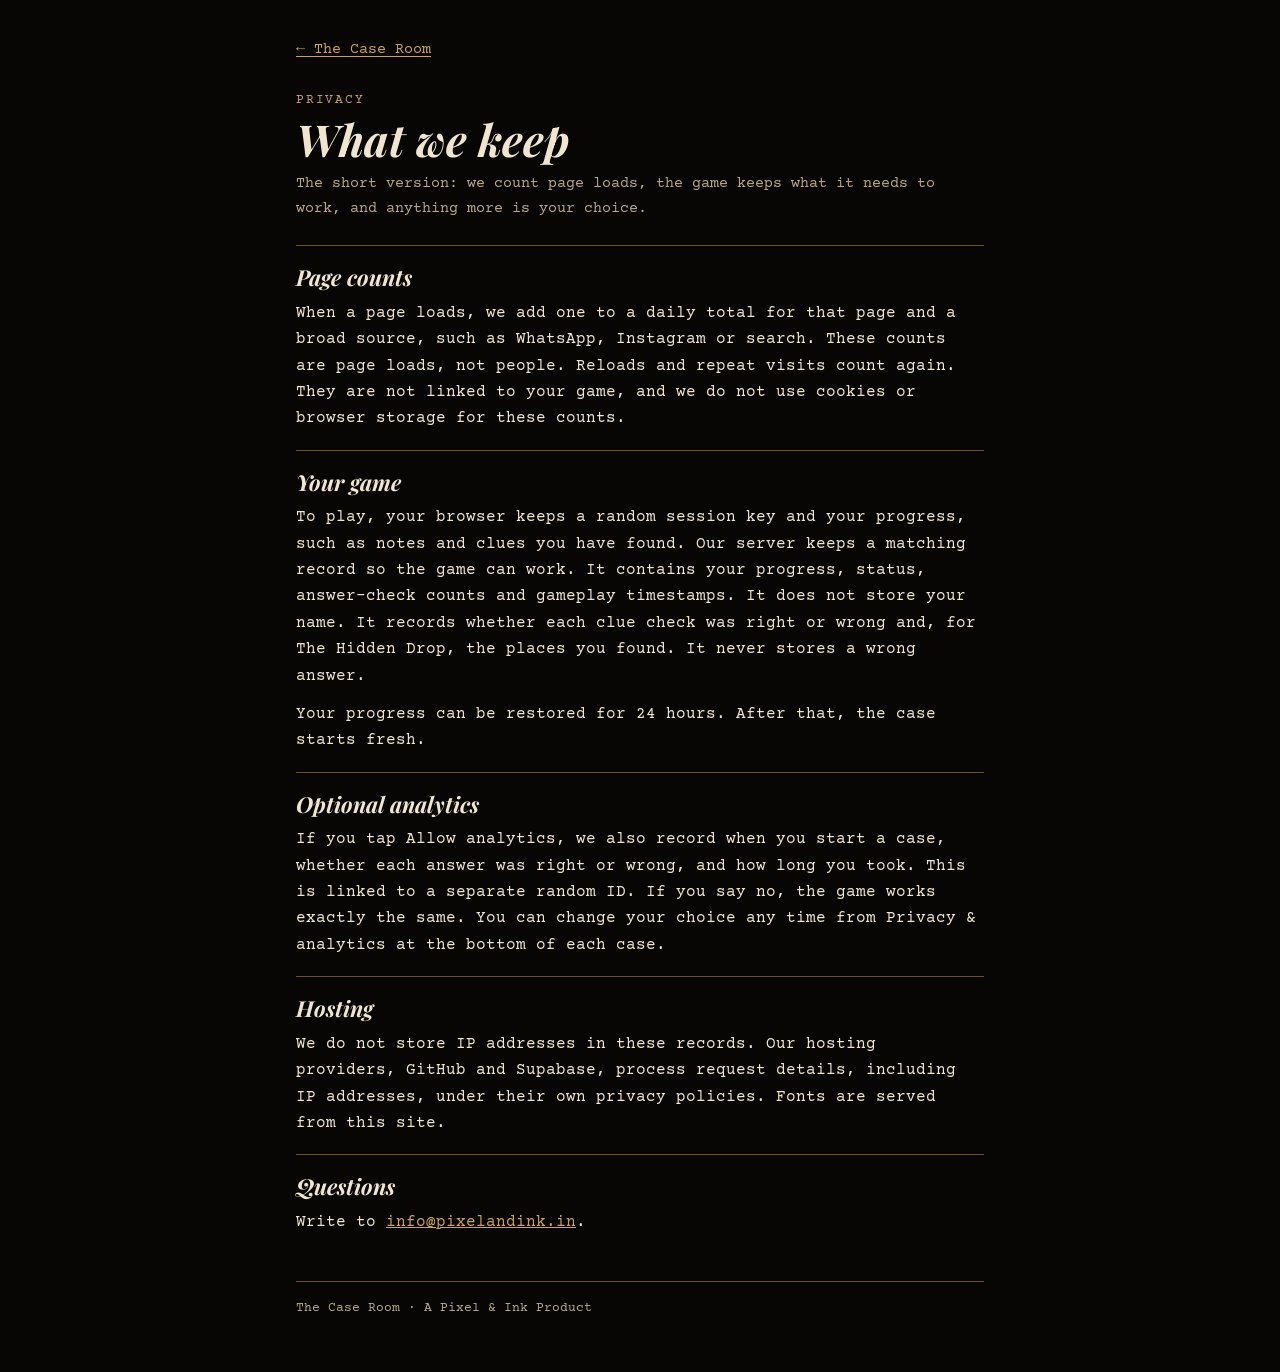
<file: privacy/index.html>
<!DOCTYPE html>
<html lang="en">
<head>
<meta charset="utf-8">
<meta name="viewport" content="width=device-width, initial-scale=1, viewport-fit=cover">
<title>Privacy · The Case Room</title>
<meta name="description" content="What The Case Room counts, what the game keeps so it can work, and what optional analytics records.">
<link rel="canonical" href="https://thecaseroom.pixelandink.in/privacy/">
<meta property="og:type" content="website">
<meta property="og:site_name" content="The Case Room">
<meta property="og:url" content="https://thecaseroom.pixelandink.in/privacy/">
<meta property="og:title" content="Privacy · The Case Room">
<meta property="og:description" content="What The Case Room counts, what the game keeps so it can work, and what optional analytics records.">
<meta property="og:image" content="https://thecaseroom.pixelandink.in/og-home-v2.png">
<meta name="theme-color" content="#080604">
<link rel="stylesheet" href="/fonts/fonts.css">
<style>
  :root { --bg: #080604; --fg: #f0e6d0; --fg-mid: #b8a888; --gold: #c8a45a; --gold-dim: #6a5228; }
  * { box-sizing: border-box; }
  html { -webkit-text-size-adjust: 100%; }
  body { margin: 0; background: var(--bg); color: var(--fg); font: 16px/1.65 'Courier Prime', 'Courier New', monospace; }
  .wrap { width: min(720px, 100%); margin: 0 auto; padding: 28px 16px 40px; }
  .back { display: inline-flex; align-items: center; min-height: 44px; color: var(--gold); text-decoration: underline; text-underline-offset: 3px; font-size: 15px; }
  .eyebrow { margin: 18px 0 4px; color: var(--gold); font-size: 13px; letter-spacing: .14em; text-transform: uppercase; }
  h1 { margin: 0 0 8px; font: italic 700 clamp(32px, 8vw, 44px)/1.1 'Playfair Display', Georgia, serif; }
  .lead { margin: 0 0 24px; color: var(--fg-mid); font-size: 15px; }
  section { border-top: 1px solid var(--gold-dim); padding: 18px 0 6px; }
  h2 { margin: 0 0 8px; font: italic 700 22px/1.25 'Playfair Display', Georgia, serif; color: var(--fg); }
  p { margin: 0 0 12px; }
  a { color: var(--gold); }
  .foot { margin-top: 28px; padding-top: 16px; border-top: 1px solid var(--gold-dim); color: var(--fg-mid); font-size: 13px; }
</style>
<link rel="icon" href="/favicon.svg" type="image/svg+xml">
<link rel="icon" href="/favicon-32.png" sizes="32x32" type="image/png">
<link rel="apple-touch-icon" href="/apple-touch-icon.png">
</head>
<body>
<main class="wrap">
  <a class="back" href="../#cases">← The Case Room</a>
  <p class="eyebrow">Privacy</p>
  <h1>What we keep</h1>
  <p class="lead">The short version: we count page loads, the game keeps what it needs to work, and anything more is your choice.</p>

  <section aria-labelledby="h-counts">
    <h2 id="h-counts">Page counts</h2>
    <p>When a page loads, we add one to a daily total for that page and a broad source, such as WhatsApp, Instagram or search. These counts are page loads, not people. Reloads and repeat visits count again. They are not linked to your game, and we do not use cookies or browser storage for these counts.</p>
  </section>

  <section aria-labelledby="h-game">
    <h2 id="h-game">Your game</h2>
    <p>To play, your browser keeps a random session key and your progress, such as notes and clues you have found. Our server keeps a matching record so the game can work. It contains your progress, status, answer-check counts and gameplay timestamps. It does not store your name. It records whether each clue check was right or wrong and, for The Hidden Drop, the places you found. It never stores a wrong answer.</p>
    <p>Your progress can be restored for 24 hours. After that, the case starts fresh.</p>
  </section>

  <section aria-labelledby="h-analytics">
    <h2 id="h-analytics">Optional analytics</h2>
    <p>If you tap Allow analytics, we also record when you start a case, whether each answer was right or wrong, and how long you took. This is linked to a separate random ID. If you say no, the game works exactly the same. You can change your choice any time from Privacy &amp; analytics at the bottom of each case.</p>
  </section>

  <section aria-labelledby="h-hosting">
    <h2 id="h-hosting">Hosting</h2>
    <p>We do not store IP addresses in these records. Our hosting providers, GitHub and Supabase, process request details, including IP addresses, under their own privacy policies. Fonts are served from this site.</p>
  </section>

  <section aria-labelledby="h-contact">
    <h2 id="h-contact">Questions</h2>
    <p>Write to <a href="mailto:info@pixelandink.in">info@pixelandink.in</a>.</p>
  </section>

  <p class="foot">The Case Room · A Pixel &amp; Ink Product</p>
</main>
<script>
/* Page-load count (The Case Room). Daily totals only. No cookies, no browser storage, no referrer URL sent. */
(function () {
  'use strict';
  var TAGS = ['wa', 'ig', 'fb', 'li', 'reddit', 'search', 'direct', 'other'];
  var RULES = [
    [/(^|\.)(whatsapp\.com|whatsapp\.net|wa\.me)$/, 'wa'],
    [/(^|\.)instagram\.com$/, 'ig'],
    [/(^|\.)(facebook\.com|fb\.com|fb\.me|messenger\.com)$/, 'fb'],
    [/(^|\.)(linkedin\.com|lnkd\.in)$/, 'li'],
    [/(^|\.)(reddit\.com|redd\.it)$/, 'reddit'],
    [/(^|\.)(google\.[a-z.]+|bing\.com|duckduckgo\.com|search\.yahoo\.com|yandex\.[a-z.]+|ecosia\.org|search\.brave\.com)$|googlequicksearchbox/, 'search']
  ];
  function source() {
    try { var tag = new URLSearchParams(location.search).get('src'); if (tag && TAGS.indexOf(tag) !== -1) return tag; } catch (e) {}
    var host = '';
    try { host = document.referrer ? new URL(document.referrer).hostname.toLowerCase() : ''; } catch (e) { return 'other'; }
    if (!host) return 'direct';
    if (host === location.hostname) return 'site';
    for (var i = 0; i < RULES.length; i++) if (RULES[i][0].test(host)) return RULES[i][1];
    return 'other';
  }
  try {
    fetch('https://hqibmotqlomwjlmpnchb.supabase.co/functions/v1/case-game', {
      method: 'POST', mode: 'cors', cache: 'no-store', keepalive: true, credentials: 'omit',
      headers: { 'Content-Type': 'application/json', 'apikey': 'sb_publishable_zep3M9z7xF-n476w_8kvMQ_AqEzH1xj' },
      body: JSON.stringify({ action: 'load', page: 'privacy', src: source() })
    }).catch(function () {});
  } catch (e) {}
})();
</script>
</body>
</html>
</file>
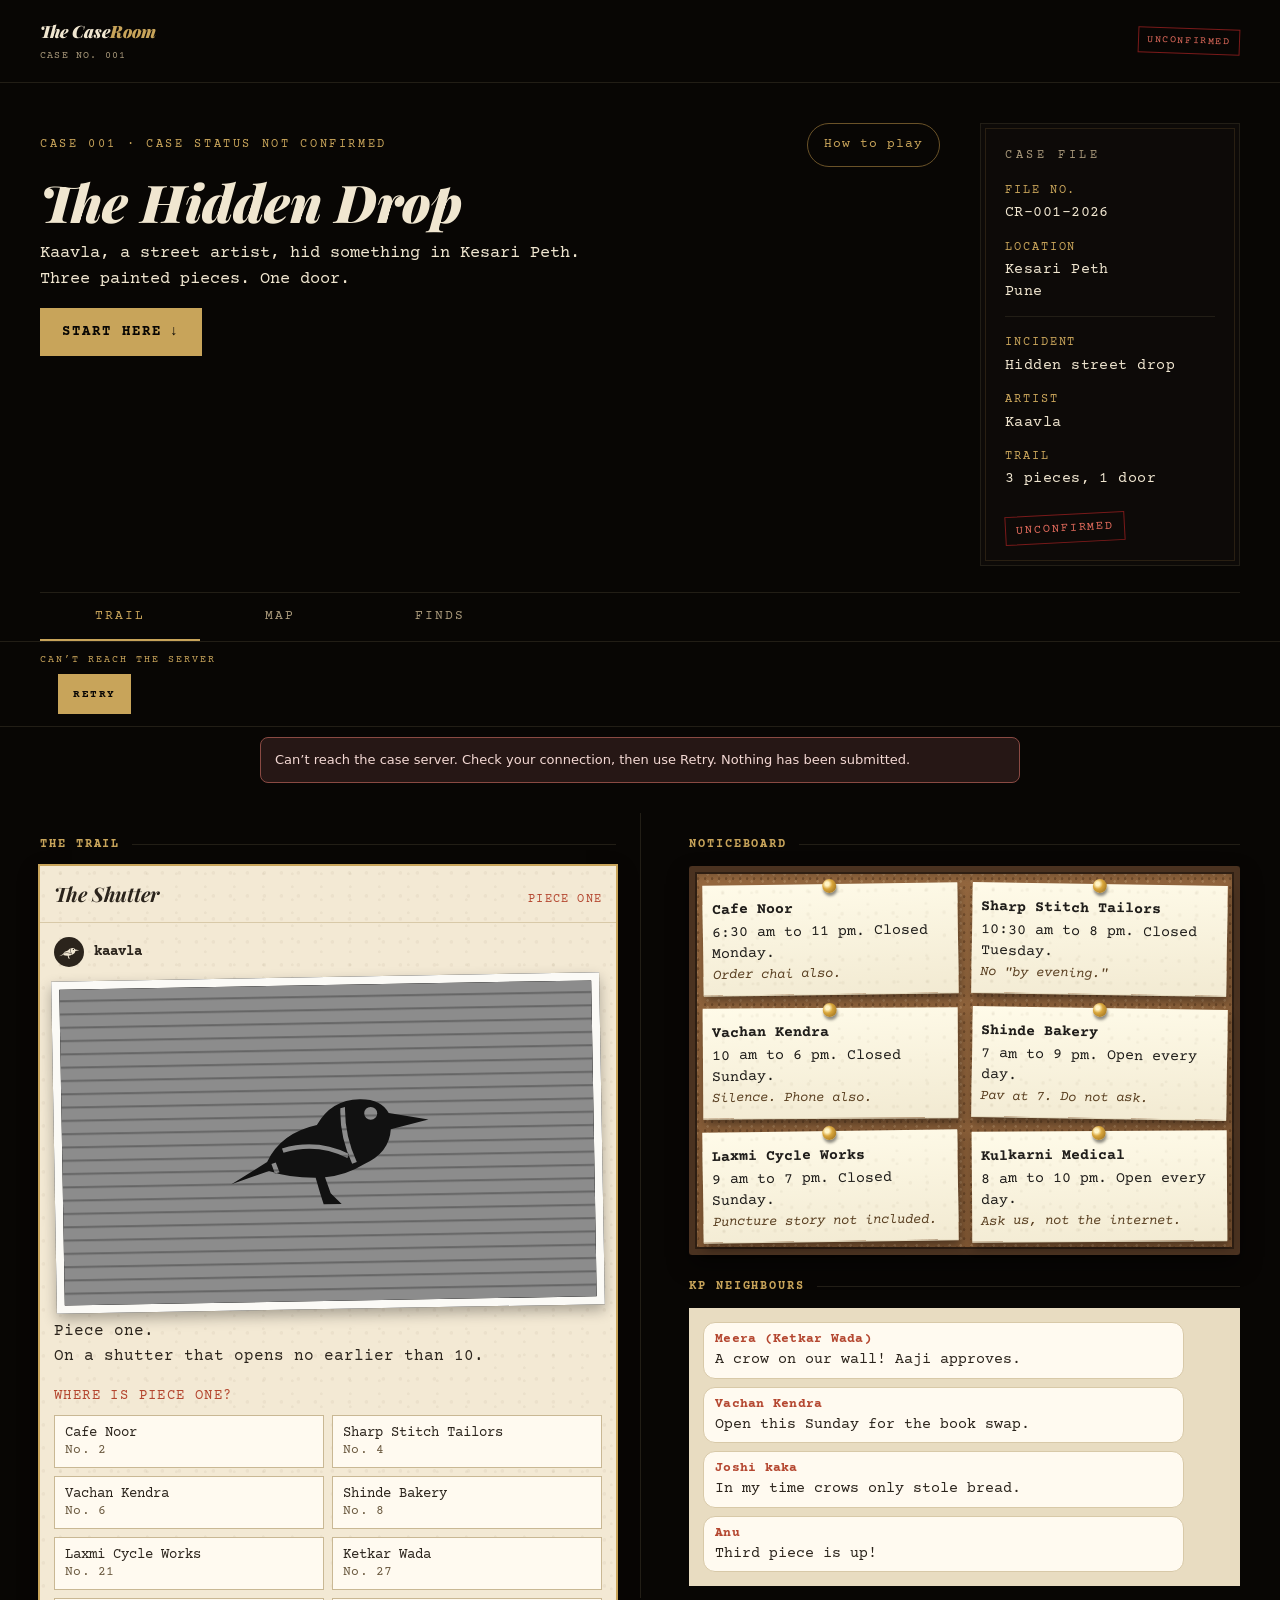
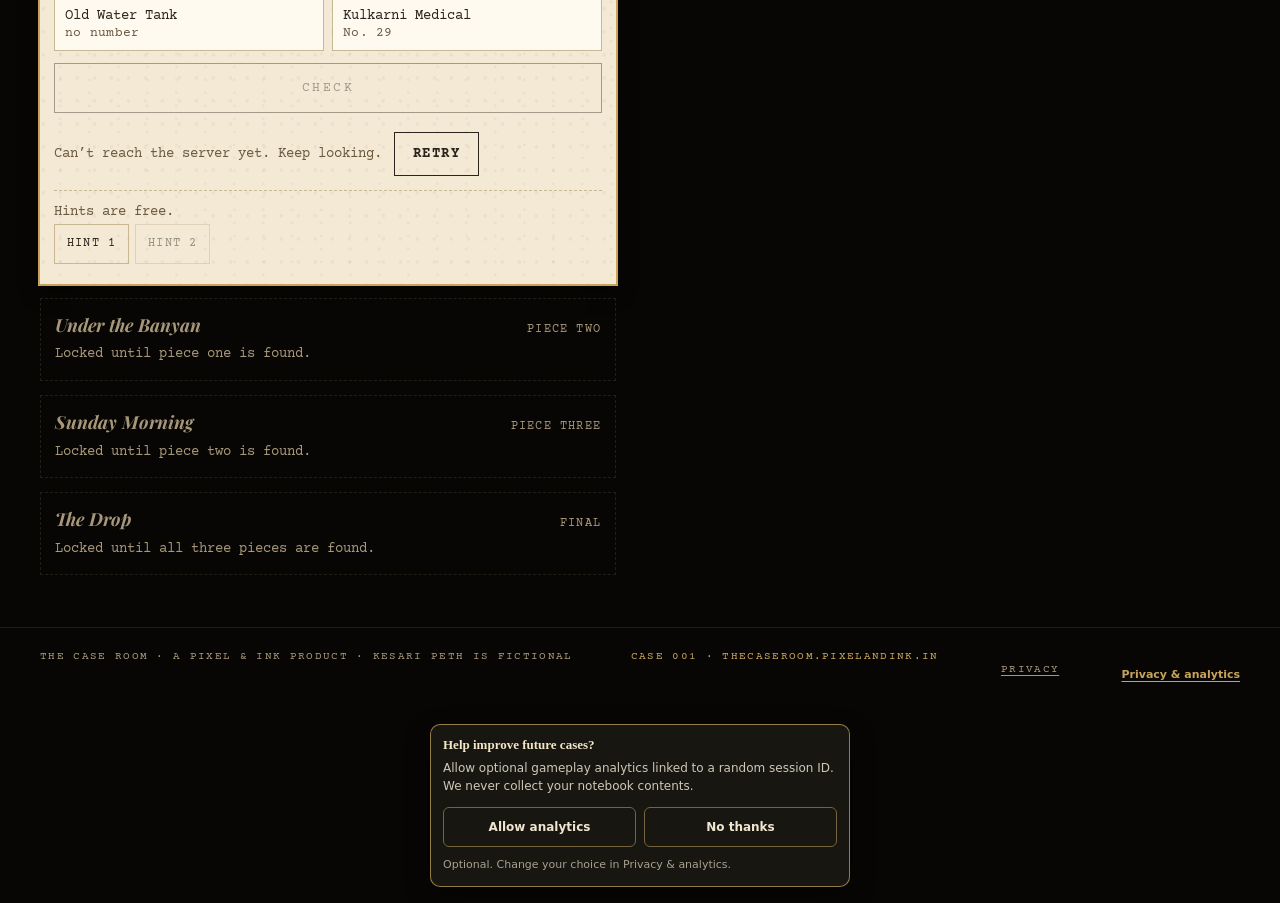
<file: cases/hidden-drop/index.html>
<!DOCTYPE html>
<html lang="en">
<head>
  <meta charset="utf-8">
  <meta name="viewport" content="width=device-width, initial-scale=1, viewport-fit=cover">
  <meta name="theme-color" content="#080604">
  <meta name="description" content="A street artist has hidden something in Kesari Peth. Three painted pieces lead to one door. A free detective puzzle you play in your browser.">
  <title>The Hidden Drop: A Free Mystery Game Set in Pune</title>
  <meta property="og:type" content="website">
  <meta property="og:site_name" content="The Case Room">
  <meta property="og:url" content="https://thecaseroom.pixelandink.in/cases/hidden-drop/">
  <link rel="canonical" href="https://thecaseroom.pixelandink.in/cases/hidden-drop/">
  <meta property="og:title" content="The Hidden Drop: bet you can&#39;t find the door">
  <meta property="og:description" content="Three street paintings point to one door in Kesari Peth. Only one is right.">
  <meta property="og:image" content="https://thecaseroom.pixelandink.in/og-hidden-drop-v3.png">
  <meta property="og:image:type" content="image/png">
  <meta property="og:image:width" content="1200">
  <meta property="og:image:height" content="630">
  <meta name="twitter:card" content="summary_large_image">
  <meta name="twitter:title" content="The Hidden Drop: bet you can&#39;t find the door">
  <meta name="twitter:description" content="Three street paintings point to one door in Kesari Peth. Only one is right.">
  <meta name="twitter:image" content="https://thecaseroom.pixelandink.in/og-hidden-drop-v3.png">
<link rel="stylesheet" href="/fonts/fonts.css">
  <style>
    :root {
      --bg: #080604; --fg: #f0e6d0; --fg-mid: #a8987a; --fg-low: #221e16;
      --grain: url("data:image/svg+xml,%3Csvg xmlns='http://www.w3.org/2000/svg' width='120' height='120'%3E%3Cg fill='%23fff2d8' fill-opacity='.05'%3E%3Ccircle cx='8' cy='14' r='1'/%3E%3Ccircle cx='41' cy='7' r='.8'/%3E%3Ccircle cx='77' cy='22' r='1.1'/%3E%3Ccircle cx='103' cy='9' r='.7'/%3E%3Ccircle cx='23' cy='48' r='.9'/%3E%3Ccircle cx='62' cy='57' r='1'/%3E%3Ccircle cx='96' cy='44' r='.8'/%3E%3Ccircle cx='14' cy='88' r='1.1'/%3E%3Ccircle cx='51' cy='96' r='.7'/%3E%3Ccircle cx='88' cy='81' r='1'/%3E%3Ccircle cx='112' cy='108' r='.9'/%3E%3C/g%3E%3Cg fill='%23000' fill-opacity='.08'%3E%3Ccircle cx='31' cy='29' r='.9'/%3E%3Ccircle cx='70' cy='38' r='1'/%3E%3Ccircle cx='5' cy='63' r='.8'/%3E%3Ccircle cx='44' cy='73' r='1.1'/%3E%3Ccircle cx='83' cy='110' r='.8'/%3E%3Ccircle cx='109' cy='66' r='1'/%3E%3C/g%3E%3C/svg%3E");
      --gold: #c8a45a; --gold-dim: #6a5228; --red: #e06a5b; --red-dim: #7a1a1a; --green-bright: #4a9c6a;
      --card-bg: #110f0a; --card-border: #2a2418;
      --teal: #1f8a8a; --mustard: #d4a017; --maroon: #7a1f2b; --green: #2e7d4f; --white: #ececec; --tankblue: #3b6ea5;
      --wood: #8a5a32;
      color-scheme: dark;
    }
    * { box-sizing: border-box; margin: 0; padding: 0; }
    body { background: var(--bg); color: var(--fg); font-family: 'Courier Prime', 'Courier New', monospace; min-height: 100vh; font-size: 16px; line-height: 1.6; }
    button { font: inherit; color: inherit; }
    button:focus-visible, a:focus-visible, [tabindex]:focus-visible { outline: 2px solid var(--gold); outline-offset: 3px; }
    [hidden] { display: none !important; }
    svg { display: block; max-width: 100%; height: auto; }
    .visually-hidden { position: absolute; width: 1px; height: 1px; padding: 0; margin: -1px; overflow: hidden; clip: rect(0,0,0,0); white-space: nowrap; border: 0; }
    .wrap { max-width: 1500px; margin: 0 auto; padding: 0 16px; }

    .top-bar { display: flex; align-items: center; justify-content: space-between; gap: 12px; padding: 14px 16px; border-bottom: 1px solid var(--fg-low); }
    .bar-logo { font-family: 'Playfair Display', serif; font-weight: 900; font-style: italic; font-size: 17px; color: var(--fg); text-decoration: none; white-space: nowrap; }
    .bar-logo em { color: var(--gold); }
    .bar-label { font-size: 10px; letter-spacing: .12em; color: var(--fg-mid); text-transform: uppercase; }
    .bar-stamp { font-size: 10px; letter-spacing: .16em; color: var(--red); text-transform: uppercase; border: 1px solid var(--red-dim); padding: 4px 8px; transform: rotate(2deg); display: inline-block; white-space: nowrap; }
    .bar-stamp.solved { color: var(--gold); border-color: var(--gold); }

    .case-header { padding: 26px 0 18px; border-bottom: 1px solid var(--fg-low); }
    .case-header-text { min-width: 0; }
    /* Case file card: same look as Cases 001/002. Phone: one line under the intro that opens the card. Laptop: always open beside the title. */
    .case-dossier { position: relative; margin-top: 16px; border: 1px solid var(--fg-low); background: rgba(17,14,10,.6); }
    .case-dossier::before { content: ''; position: absolute; inset: 4px; border: 1px solid var(--gold-dim); opacity: .3; pointer-events: none; }
    .dossier-toggle { position: relative; z-index: 1; display: flex; align-items: center; gap: 12px; width: 100%; min-height: 48px; padding: 0 18px;
      background: none; border: 0; color: inherit; font: inherit; text-align: left; cursor: pointer; }
    .dossier-toggle:focus-visible { outline: 2px solid var(--fg); outline-offset: 2px; }
    .dossier-peek { flex: 1; font-size: 14px; color: var(--fg); letter-spacing: .05em; }
    .dossier-chev { width: 8px; height: 8px; border-right: 2px solid var(--gold); border-bottom: 2px solid var(--gold); transform: rotate(45deg) translateY(-2px); transition: transform .2s; }
    .dossier-toggle[aria-expanded="true"] .dossier-chev { transform: rotate(-135deg) translateY(-2px); }
    .dossier-label-wide { display: none; }
    .dossier-body { display: none; grid-template-columns: repeat(2, minmax(0, 1fr)); gap: 12px 18px; padding: 2px 18px 16px; }
    .case-dossier.open .dossier-body { display: grid; }
    .dossier-label { font-size: 12px; letter-spacing: .3em; color: var(--fg-mid); text-transform: uppercase; }
    .dossier-row { display: flex; flex-direction: column; gap: 2px; min-width: 0; }
    .dossier-key { font-size: 12px; letter-spacing: .16em; color: var(--gold); text-transform: uppercase; }
    .dossier-val { font-size: 15px; color: var(--fg); letter-spacing: .03em; line-height: 1.45; overflow-wrap: anywhere; }
    .dossier-divider { grid-column: 1 / -1; height: 1px; background: var(--fg-low); }
    .dossier-file { display: none; }
    .dossier-wide { grid-column: 1 / -1; }
    .dossier-body > * { order: 4; }
    .dossier-body > .dossier-artist { order: 1; }
    .dossier-body > .dossier-row:nth-child(2) { order: 0; }
    .dossier-body > .dossier-divider { order: 2; }
    .dossier-body > .dossier-stamp { order: 9; }
    .dossier-stamp { justify-self: start; align-self: end; font-size: 12px; letter-spacing: .16em; color: var(--red); text-transform: uppercase;
      border: 1px solid var(--red-dim); padding: 4px 10px; transform: rotate(-3deg); white-space: nowrap; }
    .dossier-stamp.solved { color: var(--gold); border-color: var(--gold); }
    body:not([data-tab="trail"]) .case-header .case-dossier { display: none; }
    @media (min-width: 900px) {
      .case-header { display: grid; grid-template-columns: minmax(0, 1fr) auto; gap: 40px; align-items: start; }
      .case-dossier { margin-top: 0; width: 260px; padding: 22px 24px; }
      .dossier-toggle { display: none; }
      .dossier-label-wide { display: block; margin-bottom: 16px; }
      .dossier-file { display: flex; }
      .dossier-body, .case-dossier.open .dossier-body { display: block; padding: 0; }
      .dossier-row { margin-bottom: 14px; }
      .dossier-divider { margin: 4px 0 16px; }
      .dossier-stamp { display: inline-block; margin-top: 10px; }
    }
    .case-number { font-size: 12px; letter-spacing: .22em; color: var(--gold); text-transform: uppercase; margin-bottom: 10px; }
    .case-title { font-family: 'Playfair Display', serif; font-weight: 900; font-style: italic; font-size: clamp(32px, 9vw, 52px); line-height: 1.05; margin-bottom: 12px; }
    .opening { font-size: 17px; line-height: 1.5; }
    .opening span { display: block; }
    .start-link { display: inline-flex; align-items: center; gap: 8px; min-height: 48px; margin-top: 16px; padding: 0 22px; background: var(--gold); color: var(--bg); font-size: 14px; font-weight: 700; letter-spacing: .14em; text-transform: uppercase; text-decoration: none; }
    .start-link:hover { filter: brightness(1.08); }
    .wait-note { margin-top: 8px; font-size: 14px; color: var(--ink-mid); display: flex; flex-wrap: wrap; align-items: center; gap: 6px 12px; }
    .retry-btn { min-height: 44px; padding: 0 18px; border: 1px solid var(--ink); background: transparent; color: var(--ink); font: inherit; font-size: 14px; font-weight: 700; letter-spacing: .1em; text-transform: uppercase; cursor: pointer; }
    .retry-btn:disabled { opacity: .55; cursor: default; }
    .retry-btn:focus-visible { outline: 2px solid var(--terra); outline-offset: 3px; }
    .start-link:focus-visible, .howto-btn:focus-visible, .map-tip button:focus-visible, .howto-close:focus-visible { outline: 2px solid var(--fg); outline-offset: 3px; }
    .title-row { display: flex; flex-wrap: wrap; align-items: center; gap: 0 12px; margin-bottom: 12px; }
    .title-row .case-number { order: 1; flex: 1 1 0; min-width: 0; margin-bottom: 0; }
    .title-row .howto-btn { order: 2; flex: none; }
    .title-row .case-title { order: 3; flex: 1 0 100%; margin: 8px 0 0; }
    @media (max-width: 359px) {
      .title-row .case-number { flex-basis: 100%; }
      .title-row .howto-btn { order: 4; margin-top: 12px; }
    }
    .howto-btn { min-height: 44px; min-width: 44px; padding: 0 16px; border: 1px solid var(--gold-dim); border-radius: 22px; background: transparent; color: var(--gold); font: inherit; font-size: 13px; letter-spacing: .08em; cursor: pointer; white-space: nowrap; }
    .howto-btn:hover { border-color: var(--gold); }
    .howto-backdrop { position: fixed; inset: 0; z-index: 100; background: rgba(0,0,0,.72); display: flex; align-items: center; justify-content: center; padding: 16px; }
    .howto-backdrop[hidden] { display: none; }
    .howto-panel { width: 100%; max-width: 380px; background: var(--card-bg); border: 1px solid var(--gold-dim); padding: 22px 20px 20px; color: var(--fg); }
    .howto-panel h2 { font-family: 'Playfair Display', serif; font-style: italic; font-size: 26px; margin-bottom: 14px; }
    .howto-panel ol { list-style: none; padding: 0; margin: 0 0 14px; font-size: 16px; line-height: 1.6; }
    .howto-panel p { color: var(--fg-mid); font-size: 15px; }
    .howto-close { width: 100%; min-height: 48px; margin-top: 18px; border: 0; background: var(--gold); color: var(--bg); font: inherit; font-weight: 700; letter-spacing: .14em; text-transform: uppercase; font-size: 13px; cursor: pointer; }
    body.modal-open { overflow: hidden; }
    .map-tip { display: flex; align-items: center; justify-content: space-between; gap: 8px; border: 1px solid var(--gold-dim); padding: 0 0 0 12px; margin-bottom: 10px; color: var(--fg); font-size: 15px; }
    .map-tip[hidden] { display: none; }
    .map-tip button { min-width: 44px; min-height: 44px; border: 0; background: transparent; color: var(--gold); font-size: 20px; cursor: pointer; }
    
    /* Sticky navigation + active clue */
    .sticky { position: sticky; top: 0; z-index: 40; background: var(--bg); border-bottom: 1px solid var(--fg-low); }
    .tabs { display: grid; grid-template-columns: repeat(3, minmax(0, 1fr)); }
    .tab { min-height: 48px; border: 0; border-bottom: 2px solid transparent; background: none; cursor: pointer; font-size: 13px; letter-spacing: .16em; text-transform: uppercase; color: var(--fg-mid); }
    .tab[aria-selected="true"] { color: var(--gold); border-bottom-color: var(--gold); }
    button, a { -webkit-tap-highlight-color: transparent; }
    .tab:focus { outline: none; }
    .tab:focus-visible { outline: 2px solid var(--gold); outline-offset: -2px; }
    .clue { padding: 8px 16px 10px; border-top: 1px solid var(--fg-low); max-width: 1500px; margin: 0 auto; }
    .clue-label { font-size: 10px; letter-spacing: .2em; color: var(--gold); text-transform: uppercase; }
    .clue-text { font-size: 14px; line-height: 1.45; margin-top: 2px; }
    .clue-row { display: flex; align-items: center; justify-content: space-between; gap: 10px; margin-top: 6px; }
    .clue-pick { font-size: 13px; color: var(--fg-mid); min-width: 0; }
    .clue-pick b { color: var(--fg); }

    .panel { padding: 20px 0 8px; }
    .section-label { font-size: 11px; letter-spacing: .24em; color: var(--gold); text-transform: uppercase; margin: 22px 0 12px; display: flex; align-items: center; gap: 12px; }
    .section-label::after { content: ''; flex: 1; height: 1px; background: var(--fg-low); }
    .card { background: var(--card-bg); border: 1px solid var(--card-border); padding: 14px; margin-bottom: 12px; }
    .post-head { display: flex; gap: 10px; align-items: center; font-weight: 700; font-size: 14px; margin-bottom: 10px; }
    .avatar { width: 30px; height: 30px; border-radius: 50%; background: #f0e6d0; display: grid; place-items: center; flex-shrink: 0; }
    .post-meta { color: var(--fg-mid); font-weight: 400; font-size: 12px; }
    .photo { border: 1px solid var(--card-border); background: #000; }
    .caption { margin-top: 10px; font-size: 16px; line-height: 1.55; }

    .patya { display: grid; grid-template-columns: repeat(2, minmax(0, 1fr)); gap: 8px; background: #6b4f2e; padding: 10px; }
    .patya > div { background: #fffbe9; color: #1f1d1a; padding: 9px; font-size: 13px; line-height: 1.4; box-shadow: 0 1px 2px rgba(0,0,0,.35); }
    .patya b { display: block; font-size: 13px; margin-bottom: 2px; }
    .patya span, .patya i { display: block; }
    .patya i { color: #6b4f2e; font-size: 12.5px; margin-top: 2px; }
    .chat { display: flex; flex-direction: column; gap: 8px; }
    .msg { background: #15120c; border: 1px solid var(--card-border); border-radius: 12px; padding: 7px 11px; max-width: 92%; font-size: 15px; line-height: 1.45; }
    .msg b { display: block; font-size: 12px; color: var(--gold); letter-spacing: .04em; }

    .stage-card { border: 1px solid var(--card-border); background: var(--card-bg); margin-bottom: 14px; scroll-margin-top: 210px; }
    .stage-card.current { border-color: var(--gold-dim); }
    .stage-head { display: flex; align-items: baseline; justify-content: space-between; gap: 10px; padding: 12px 14px; border-bottom: 1px solid var(--fg-low); }
    .stage-title { font-family: 'Playfair Display', serif; font-style: italic; font-weight: 700; font-size: 20px; }
    .stage-tag { font-size: 11px; letter-spacing: .16em; color: var(--gold); text-transform: uppercase; white-space: nowrap; }
    .stage-body { padding: 14px; }
    .locked { color: var(--fg-mid); font-size: 14px; padding: 14px; }
    .found-line { font-size: 15px; }
    .found-line b { color: var(--gold); }
    .ask { font-size: 13px; letter-spacing: .16em; color: var(--gold); text-transform: uppercase; margin: 16px 0 8px; }
    .chips { display: grid; grid-template-columns: repeat(2, minmax(0, 1fr)); gap: 8px; }
    .chip { min-height: 48px; padding: 8px 10px; text-align: left; background: transparent; border: 1px solid var(--fg-low); cursor: pointer; font-size: 14px; line-height: 1.3; }
    .chip small { display: block; color: var(--fg-mid); font-size: 11px; letter-spacing: .06em; }
    .chip[aria-pressed="true"] { border-color: var(--gold); background: rgba(200,164,90,.12); color: var(--gold); }
    .chip:disabled { opacity: .45; cursor: not-allowed; }
    .act { width: 100%; min-height: 50px; margin-top: 12px; border: 1px solid var(--gold-dim); background: transparent; color: var(--gold); letter-spacing: .2em; text-transform: uppercase; font-size: 13px; cursor: pointer; }
    .act:disabled { opacity: .4; cursor: not-allowed; }
    .act.small { width: auto; min-height: 40px; margin-top: 0; padding: 6px 14px; font-size: 11px; letter-spacing: .14em; flex-shrink: 0; }
    .feedback { margin-top: 10px; font-size: 15px; min-height: 1px; }
    .feedback.ok { color: var(--gold); }
    .feedback.wrong { color: var(--red); }
    .feedback.pending { color: var(--fg-mid); }
    .hints { margin-top: 14px; border-top: 1px dashed var(--fg-low); padding-top: 10px; }
    .hint-btn { background: none; border: 1px solid var(--fg-low); color: var(--fg-mid); font-size: 12px; letter-spacing: .1em; text-transform: uppercase; padding: 8px 12px; min-height: 40px; cursor: pointer; margin: 0 6px 6px 0; }
    .hint-btn:disabled { opacity: .45; cursor: not-allowed; }
    .hint-text { font-size: 14px; color: var(--fg); margin-top: 6px; padding-left: 10px; border-left: 2px solid var(--gold-dim); }
    .hint-note { font-size: 12px; color: var(--fg-mid); }

    /* Map: HTML grid so every place is a large, labelled button */

    /* Doors */
    .doors { display: grid; grid-template-columns: repeat(2, minmax(0, 1fr)); gap: 10px; }
    .door-btn { background: #f3eee2; color: #1f1d1a; border: 2px solid #8a8070; padding: 8px; cursor: pointer; text-align: left; font-size: 13px; }
    .door-btn svg { width: 70%; margin: 0 auto 6px; }
    .door-btn[aria-pressed="true"] { border-color: var(--gold); box-shadow: 0 0 0 3px var(--gold); }
    .door-btn:disabled { cursor: not-allowed; opacity: .55; }
    .door-btn dl { display: grid; grid-template-columns: auto 1fr; gap: 0 6px; }
    .door-btn dt { color: #6b655c; } .door-btn dd { font-weight: 700; }
    .door-name { display: block; font-weight: 700; font-size: 14px; margin-bottom: 2px; }

    /* Finds */
    .tray { display: grid; grid-template-columns: repeat(3, minmax(0, 1fr)); gap: 8px; }
    .slot { border: 1.5px dashed var(--fg-low); padding: 10px 8px; font-size: 13px; line-height: 1.4; min-height: 110px; }
    .slot b { display: block; color: var(--gold); letter-spacing: .1em; text-transform: uppercase; font-size: 11px; margin-bottom: 4px; }
    .slot.found { border-style: solid; border-color: var(--gold-dim); }
    .reveal-text { color: var(--fg); margin-top: 8px; }
    .reveal-text span { display: block; }
    .stamp-card { background: var(--bg); border: 1px solid var(--fg-low); padding: 14px; font-size: 13px; color: var(--fg-mid); white-space: pre-wrap; overflow-wrap: anywhere; margin: 10px 0; }
    .share-btn { min-height: 44px; padding: 8px 16px; border: 1px solid var(--gold-dim); background: transparent; color: var(--gold); letter-spacing: .16em; text-transform: uppercase; font-size: 12px; cursor: pointer; }
    .share-confirm { font-size: 12px; color: var(--gold); margin-left: 10px; }
    .closed-head { font-family: 'Playfair Display', serif; font-style: italic; font-weight: 700; font-size: 24px; color: var(--gold); }

    .foot { padding: 20px 16px; display: flex; justify-content: space-between; flex-wrap: wrap; gap: 10px; border-top: 1px solid var(--fg-low); margin-top: 30px; font-size: 11px; letter-spacing: .12em; text-transform: uppercase; color: var(--fg-mid); }
    .foot .foot-num { color: var(--gold); }

    .trail-grid, .map-layout, .finds-layout { display: block; }
    .photo { max-width: 560px; }
    @media (min-width: 900px) {
      .wrap { padding: 0 40px; }
      .top-bar { padding: 18px 40px; }
      .foot { padding: 20px 40px; }
      .case-header { padding: 40px 0 26px; }
      .tabs { max-width: 1500px; grid-template-columns: repeat(3, 160px); }
      .clue { padding: 10px 40px 12px; }
      .clue-text { font-size: 15px; max-width: 900px; }
      .clue-row { max-width: 900px; justify-content: flex-start; gap: 18px; }
      .trail-grid, .finds-layout { display: grid; grid-template-columns: minmax(0, 1fr) minmax(0, 1fr); gap: 0 48px; align-items: start; }
      .trail-ref { border-left: 1px solid var(--fg-low); padding-left: 48px; margin-left: -24px; }
      .chips { grid-template-columns: repeat(2, minmax(0, 1fr)); }
      .stage-card { scroll-margin-top: 170px; }
    }
    /* Phones: point to the reference material below the trail, and to the Map (hidden at 900px+, where it sits beside the trail) */
    .trail-refs { margin: -2px 0 14px; font-size: 14px; color: var(--fg-mid); line-height: 1.5; }
    .trail-refs-links { display: flex; flex-wrap: wrap; gap: 8px; margin-top: 8px; }
    .ref-link { min-height: 44px; padding: 0 14px; border: 1px solid var(--gold-dim); background: none; color: var(--gold); font: inherit; font-size: 12px; letter-spacing: .12em; text-transform: uppercase; cursor: pointer; }
    .ref-link:focus-visible, .hint-jump:focus-visible { outline: 2px solid var(--gold); outline-offset: 2px; }
    .hint-jump { display: inline-flex; align-items: center; min-height: 44px; margin: 6px 0 0 12px; padding: 0 12px; border: 1px solid #c9b894; background: none; color: var(--ink); font: inherit; font-size: 12px; letter-spacing: .1em; text-transform: uppercase; cursor: pointer; }
    .tab-dot { display: inline-block; width: 7px; height: 7px; border-radius: 50%; background: var(--gold); margin-left: 6px; vertical-align: 2px; }
    .tab-dot[hidden] { display: none; }
    #noticeboard-title, #chat-title { scroll-margin-top: 112px; }
    #noticeboard-title:focus, #chat-title:focus { outline: none; }
    @media (min-width: 900px) { .trail-refs, .hint-jump, .tab-dot { display: none !important; } }
    .caption span { display: block; }
    body[data-tab="trail"] .clue-text { display: none; }
    body[data-tab="trail"] #clue-check.is-next { display: none; } /* on the trail the found card holds the one Next clue */
    @media (max-width: 480px) {
      .patya { grid-template-columns: minmax(0, 1fr); }
      .tray { grid-template-columns: minmax(0, 1fr); }
      .slot { min-height: 0; }
    }
    @media (max-width: 360px) {
      .chips { grid-template-columns: minmax(0, 1fr); }
      .tab { letter-spacing: .1em; }
    }
    /* ---------- Alive: press, settle, found stamp, door, hover ---------- */
    .chip, .shop, .door-btn, .act, .hint-btn, .tab, .share-btn, .howto-btn, .howto-close, .start-link, .map-tip button {
      transition: scale .1s ease, translate .18s ease, box-shadow .18s ease, border-color .18s ease, color .25s ease, background-color .18s ease, filter .18s ease;
    }
    :is(.chip, .shop, .door-btn, .act, .hint-btn, .tab, .share-btn, .howto-btn, .howto-close, .map-tip button):active:not(:disabled), .start-link:active { scale: .97; }
    .act { position: relative; overflow: hidden; isolation: isolate; }
    .act::before { content: ''; position: absolute; inset: 0; z-index: -1; background: var(--gold); transform: translateX(-101%); transition: transform .3s ease; }
    .act:focus-visible:not(:disabled) { color: var(--bg); border-color: var(--gold); outline: none; }
    .act:focus-visible:not(:disabled)::before { transform: translateX(0); }
    :is(.chip, .door-btn):focus-visible:not(:disabled) { translate: 0 -2px; box-shadow: 0 12px 22px rgba(0,0,0,.4); outline: 2px solid var(--gold); outline-offset: 2px; }
    @media (hover: hover) and (pointer: fine) {
      .act:hover:not(:disabled) { color: var(--bg); border-color: var(--gold); }
      .act:hover:not(:disabled)::before { transform: translateX(0); }
      .chip:hover:not(:disabled) { translate: 0 -2px; border-color: var(--gold-dim); box-shadow: 0 12px 22px rgba(0,0,0,.4); }
      .door-btn:hover:not(:disabled) { translate: 0 -2px; border-color: var(--gold); box-shadow: 0 12px 22px rgba(0,0,0,.45); }
      .hint-btn:hover:not(:disabled) { border-color: var(--gold-dim); color: var(--fg); }
      .tab:hover { color: var(--fg); }
      .tab[aria-selected="true"]:hover { color: var(--gold); }
      .share-btn:hover { background: var(--gold); color: var(--bg); }
      .howto-close:hover { filter: brightness(1.08); }
    }
    .pin { position: absolute; top: 6px; right: 6px; z-index: 2; width: 26px; height: 26px; border-radius: 50%; background: var(--gold); border: 2px solid #1f1d1a; display: flex; align-items: center; justify-content: center; pointer-events: none; }
    .pin svg, .shop .pin svg { display: block; width: 16px; height: auto; fill: #111; }
    .door-scene { position: relative; width: 132px; aspect-ratio: 80 / 120; margin: 4px auto 18px; perspective: 520px; }
    .door-scene > svg { display: block; width: 100%; height: 100%; }
    .door-leaf { position: absolute; left: 20%; top: 3.33%; width: 60%; height: 95%; transform-origin: left center; transform: rotateY(-108deg); box-shadow: 0 0 0 rgba(0,0,0,0); }
    .door-leaf { transform-style: preserve-3d; }
    .door-leaf svg { display: block; width: 100%; height: 100%; }
    .door-front, .door-back { backface-visibility: hidden; -webkit-backface-visibility: hidden; }
    .door-back { position: absolute; inset: 0; transform: rotateY(180deg); border: 1px solid #222; filter: brightness(.62); box-shadow: inset 0 0 0 4px rgba(0,0,0,.18); }
    .door-crow { transform-origin: 40px 104px; }
    .door-scene.opening .door-leaf { animation: door-open 1.15s cubic-bezier(.45,.05,.3,1) both; animation-delay: calc(var(--ago, 0ms) + 350ms); }
    .door-scene.opening .door-crow { animation: crow-in .6s ease-out both; animation-delay: calc(var(--ago, 0ms) + 1100ms); }
    .door-scene.opening ~ .closed-head, .door-scene.opening ~ .reveal-text { animation: rise .5s ease-out both; animation-delay: calc(var(--ago, 0ms) + 1500ms); }
    .door-scene.opening ~ .reveal-text { animation-delay: calc(var(--ago, 0ms) + 1750ms); }
    @keyframes door-open { 0% { transform: rotateY(0); } 15% { transform: rotateY(6deg); } 100% { transform: rotateY(-108deg); } }
    @keyframes crow-in { 0% { opacity: 0; transform: scale(.7); } 100% { opacity: 1; transform: scale(1); } }
    @keyframes rise { 0% { opacity: 0; translate: 0 8px; } 100% { opacity: 1; translate: 0 0; } }
    /* ---------- Treasure-hunt flow: fragments, piece count, next action ---------- */
    .found-stamp { display: inline-flex; align-items: center; gap: 6px; font-size: 12px; font-weight: 700; letter-spacing: .2em; text-transform: uppercase; color: var(--red); border: 2px solid var(--red); padding: 3px 9px 3px 6px; transform: rotate(-4deg); }
    .found-stamp svg { width: 22px; fill: var(--red); }
    .found-body { padding: 14px; display: grid; gap: 10px; justify-items: start; }
    .count-line { font-size: 13px; letter-spacing: .14em; text-transform: uppercase; color: var(--gold); }
    .found-body .act { margin-top: 2px; }
    .act.primary { background: var(--gold); color: var(--bg); border-color: var(--gold); font-weight: 700; }
    .act.primary::before { display: none; }
    .up-next { color: var(--gold); }
    .frag { display: inline-flex; align-items: center; gap: 10px; padding: 6px 12px 6px 6px; border: 1px solid var(--gold-dim); background: #15120c; font-size: 14px; }
    .frag-art { flex: none; width: 34px; height: 34px; display: inline-flex; align-items: center; justify-content: center; border: 2px solid #1f1d1a; box-shadow: 0 0 0 1px var(--gold-dim); }
    .frag-colour .frag-art { border-radius: 3px; }
    .frag-number .frag-art { background: #f6f3ea; color: #1d3d6b; font-weight: 700; font-size: 15px; border-color: #1d3d6b; border-radius: 4px; }
    .frag-sign .frag-art { background: #f8f1e0; border-radius: 4px; }
    .frag-sign .frag-art svg { width: 24px; height: 24px; }
    .frag-row { display: flex; flex-wrap: wrap; gap: 8px; margin-bottom: 4px; }
    .fill-in .frag-art, .mini-slot.fill-in > * { animation: frag-fill .6s cubic-bezier(.2,.9,.3,1.15) both; animation-delay: var(--ago, 0ms); }
    @keyframes frag-fill { 0% { transform: scale(.3); opacity: 0; } 100% { transform: scale(1); opacity: 1; } }
    .clue-top { display: flex; align-items: center; justify-content: space-between; gap: 10px; min-width: 0; }
    .clue-top .clue-label { flex: 1; min-width: 0; white-space: nowrap; overflow: hidden; text-overflow: ellipsis; }
    .mini-tray { flex: none; display: flex; align-items: center; gap: 4px; }
    .mini-tray[hidden] { display: none; }
    .mini-slot { width: 20px; height: 20px; border: 1.5px dashed var(--fg-low); display: inline-flex; align-items: center; justify-content: center; overflow: hidden; }
    .mini-slot.filled { border: 0; }
    .mini-slot .frag-art { width: 20px; height: 20px; border-width: 1.5px; box-shadow: none; font-size: 10px; }
    .mini-slot .frag-art svg { width: 15px; height: 15px; }
    .mini-count { font-size: 11px; color: var(--fg-mid); margin-left: 3px; letter-spacing: .06em; }
    .finds-count { font-size: 13px; letter-spacing: .14em; text-transform: uppercase; color: var(--gold); margin: -4px 0 10px; }
    .slot { display: grid; gap: 6px; align-content: start; }
    .slot-place { font-size: 14px; }
    .slot-empty { color: var(--fg-mid); }
    .slot .frag { font-size: 13px; }
    .your-pieces { border-left: 2px solid var(--gold-dim); padding-left: 10px; margin-bottom: 6px; }
    .sheet-found { display: grid; gap: 8px; justify-items: start; margin: -2px 0 12px; color: var(--gold); font-size: 14px; }
    .sheet-found[hidden] { display: none; }
    .found-badge { position: absolute; top: 6px; left: 6px; z-index: 2; display: inline-flex; align-items: center; gap: 2px; padding: 2px 6px 2px 3px; background: #b4462f; color: #fff6e6; font-size: 11px; font-weight: 700; border: 1.5px solid #1f1d1a; transform: rotate(-4deg); pointer-events: none; }
    .shop .found-badge svg { display: inline; width: 18px; height: auto; fill: #fff6e6; }
    /* ---------- Merged street (Map tab) ---------- */
    .street { max-width: 880px; border: 2px solid #6b5230; background: var(--card-bg); box-shadow: 0 14px 30px rgba(0,0,0,.45), inset 0 0 0 1px rgba(255,236,200,.06); }
    .street-row { display: grid; grid-template-columns: repeat(4, minmax(0, 1fr)); gap: 1px; background: #0b0906; }
    .shop { position: relative; min-width: 0; padding: 0; margin: 0; border: 0; background: var(--card-bg); color: var(--fg); font: inherit; text-align: left; cursor: pointer; display: flex; flex-direction: column; }
    .shop > svg { display: block; width: 100%; height: auto; }
    .shop-label { display: block; padding: 6px 5px 8px; font-size: 12px; line-height: 1.3; background: #1a150e var(--grain); background-size: 120px 120px; }
    .shop-no { display: flex !important; flex-wrap: wrap; align-items: center; justify-content: space-between; gap: 2px; }
    .shop-no > span.nw { white-space: nowrap; }
    .shop .mag { display: inline-block; width: 12px; height: 12px; flex: none; color: var(--gold); opacity: .8; }
    .shop:hover .mag, .shop:focus-visible .mag { opacity: 1; }
    .nm-short, .nm-full, .shop-no { display: block; }
    .nm-short, .nm-full { font-weight: 700; }
    .nm-full { display: none; }
    .shop-no { color: var(--fg-mid); }
    .shop.chosen { outline: 3px solid var(--gold); outline-offset: -3px; z-index: 1; }
    .shop.chosen .shop-label { color: var(--gold); }
    .shop:focus-visible { outline: 3px solid var(--gold); outline-offset: -3px; z-index: 2; }
    @media (min-width: 640px) { .nm-short { display: none; } .nm-full { display: block; } .shop-label { font-size: 13px; padding: 8px 10px 10px; } }
    .galli { position: relative; height: 74px; background-color: #5b4a36; background-image: linear-gradient(90deg, rgba(239,230,210,.5) 50%, transparent 50%), radial-gradient(circle at 30% 40%, rgba(255,240,210,.07) 0 2px, transparent 3px), radial-gradient(circle at 70% 70%, rgba(0,0,0,.12) 0 2px, transparent 3px), var(--grain); background-size: 28px 2px, 13px 11px, 17px 13px, 120px 120px; background-repeat: repeat-x, repeat, repeat, repeat; background-position: 0 50%, 0 0, 5px 4px, 0 0; border-top: 5px solid #b3a68d; border-bottom: 5px solid #b3a68d; box-shadow: inset 0 6px 8px -6px rgba(0,0,0,.55), inset 0 -6px 8px -6px rgba(0,0,0,.55); color: #f4ead6; }
    .galli-name { position: absolute; left: 8px; top: 6px; font-size: 10px; letter-spacing: .2em; text-transform: uppercase; background: #5b4a36; padding: 0 4px; }
    .katta { position: absolute; left: 50%; top: 2px; transform: translateX(-50%); display: flex; flex-direction: column; align-items: center; }
    .banyan { width: 50px; height: 50px; display: block; }
    .katta-label { font-size: 10px; background: #5b4a36; padding: 0 4px; margin-top: -2px; white-space: nowrap; }
    .compass { position: absolute; right: 0; padding: 0 8px 0 4px; top: 50%; transform: translateY(-50%); display: flex; align-items: center; gap: 4px; font-size: 11px; line-height: 1.35; background: #5b4a36; }
    .rose { width: 30px; height: 30px; }
    .compass-text { display: flex; flex-direction: column; align-items: flex-end; }
    .compass b { color: var(--gold); }
    @media (min-width: 640px) { .galli { height: 88px; } .galli-name, .katta-label, .compass { font-size: 12px; } .banyan { width: 64px; height: 64px; } .rose { width: 36px; height: 36px; } }
    @media (hover: hover) and (pointer: fine) { .shop:hover { translate: 0 -2px; box-shadow: 0 12px 22px rgba(0,0,0,.45); z-index: 2; } .shop:hover .shop-label { color: var(--gold); } }
    /* close-up sheet */
    .sheet-backdrop { position: fixed; inset: 0; z-index: 90; background: rgba(0,0,0,.66); display: flex; align-items: flex-end; justify-content: center; }
    .sheet-backdrop[hidden] { display: none; }
    .sheet { width: 100%; max-width: 560px; max-height: 92vh; overflow: auto; background: var(--card-bg); border-top: 2px solid var(--gold-dim); padding: 16px 16px 20px; color: var(--fg); animation: sheet-up .26s ease-out both; }
    .sheet:focus { outline: none; }
    @keyframes sheet-up { from { translate: 0 40px; opacity: 0; } to { translate: 0 0; opacity: 1; } }
    @media (min-width: 700px) { .sheet-backdrop { align-items: center; padding: 16px; } .sheet { border: 1px solid var(--gold-dim); } }
    .sheet-clue { border-left: 2px solid var(--gold-dim); padding-left: 10px; margin-bottom: 14px; font-size: 14px; line-height: 1.45; }
    .sheet-clue[hidden] { display: none; }
    .sheet-clue b { display: block; font-size: 11px; letter-spacing: .18em; text-transform: uppercase; color: var(--gold); font-weight: 400; }
    .sheet-body { display: grid; grid-template-columns: 96px minmax(0, 1fr); gap: 14px; align-items: start; }
    @media (min-width: 380px) { .sheet-body { grid-template-columns: 132px minmax(0, 1fr); } }
    .sheet-art svg { display: block; width: 100%; height: auto; border: 1px solid #000; }
    .sheet h2 { font-family: 'Playfair Display', serif; font-style: italic; font-weight: 900; font-size: 22px; line-height: 1.15; margin-bottom: 10px; }
    .facts { display: grid; grid-template-columns: auto minmax(0, 1fr); gap: 5px 10px; font-size: 14px; line-height: 1.35; }
    .facts dt { color: var(--fg-mid); }
    .facts dd { margin: 0; }
    .facts dd .sign-val { display: inline-flex; align-items: center; gap: 6px; }
    .facts dd svg { flex: none; width: 18px; height: 18px; background: #f8f1e0; border-radius: 2px; }
    .sheet-actions { display: flex; flex-wrap: wrap; gap: 10px; margin-top: 18px; }
    .sheet-choose, .sheet-back { flex: 1 1 220px; min-height: 48px; font: inherit; font-size: 12px; letter-spacing: .14em; text-transform: uppercase; cursor: pointer; }
    .sheet-choose[hidden] { display: none; }
    .sheet-choose { border: 0; background: var(--gold); color: var(--bg); font-weight: 700; }
    .sheet-choose:disabled { opacity: .55; cursor: default; }
    .sheet-back { border: 1px solid var(--gold-dim); background: transparent; color: var(--gold); }
    :is(.sheet-choose, .sheet-back):focus-visible { outline: 2px solid var(--fg); outline-offset: 3px; }
    :is(.sheet-choose, .sheet-back):active:not(:disabled) { scale: .97; }
    /* ---------- v6 visual pass: street first, paper close-up, quieter chrome ---------- */
    .clue-text { font-family: 'Playfair Display', Georgia, serif; font-style: italic; font-size: 17px; line-height: 1.35; margin-top: 4px; }
    .clue-row[hidden] { display: none; }
    body:not([data-tab="trail"]) .case-header .opening, body:not([data-tab="trail"]) .case-header .start-link { display: none; }
    body:not([data-tab="trail"]) .case-header { padding-bottom: 10px; }
    #panel-map { padding-top: 6px; }
    .street { border: 0; box-shadow: 0 10px 24px rgba(0,0,0,.4); }
    @media (max-width: 639px) { #panel-map .street { margin: 0 -16px; } }
    .street-row { gap: 0; background: none; }
    .shop { background: #e2d4b6; }
    .shop-label { background: #e2d4b6 var(--grain); background-size: 120px 120px; color: #2b241c; border-top: 1px solid #b3a68d; }
    .nm-short, .nm-full { color: #2b241c; }
    .shop-no { color: #6b5a40; }
    .shop .mag { color: #8a5a2c; opacity: 1; }
    .shop.chosen .shop-label { background: #f0dca3; }
    .shop.chosen .shop-label, .shop.chosen .nm-short, .shop.chosen .nm-full { color: #2b241c; }
    @media (hover: hover) and (pointer: fine) { .shop:hover .shop-label { color: #2b241c; background: #efe3c8; } }
    .shop:focus-visible { outline-color: #2b241c; }
    /* close-up: a paper card, the drawing first */
    .sheet { background: #f3e9d4; color: #2b241c; border-top: 4px solid #b4462f; padding: 14px 16px 18px; }
    .sheet-clue { border-left-color: #b4462f; color: #2b241c; font-size: 14px; }
    .sheet-clue b { color: #b4462f; }
    .sheet-art { display: flex; justify-content: center; margin: 2px 0 12px; }
    .sheet-art svg { display: block; height: min(46vh, 400px); width: auto; max-width: 100%; border: 2px solid #2b241c; box-shadow: 0 6px 0 rgba(43,36,28,.18); }
    .sheet-caption { text-align: center; }
    .sheet h2 { color: #2b241c; margin-bottom: 6px; }
    .caption-lines { display: grid; gap: 3px; font-size: 15px; line-height: 1.4; }
    .caption-lines .cap-sign { display: inline-flex; align-items: center; justify-content: center; gap: 6px; }
    .caption-lines .cap-sign svg { width: 20px; height: 20px; background: #fff8ea; border: 1px solid #2b241c; border-radius: 2px; }
    .caption-lines .cap-hours { color: #6b5a40; }
    .sheet-found { justify-items: center; color: #b4462f; margin: 10px 0 0; }
    .sheet-found .frag { background: #fff8ea; color: #2b241c; }
    .sheet-actions { margin-top: 12px; }
    .sheet-actions:empty, .sheet-actions:not(:has(button:not([hidden]))) { display: none; }
    .sheet-top { display: flex; margin: -8px 0 4px -8px; }
    .sheet-top .sheet-back { flex: none; min-height: 44px; padding: 0 8px; text-align: left; }
    .sheet-choose { background: #2b241c; color: #f3e9d4; font-size: 14px; letter-spacing: .1em; }
    .sheet-back { border: 0; background: transparent; color: #2b241c; text-decoration: underline; text-underline-offset: 4px; min-height: 44px; }
    :is(.sheet-choose, .sheet-back):focus-visible { outline-color: #b4462f; }
    /* ---------- v6 throughout: warm paper for everything you read; dark frame for navigation ---------- */
    :root { --paper: #f3e9d4; --paper-2: #fffaf0; --ink: #2b241c; --ink-mid: #6b5a40; --terra: #b4462f; --paper-line: #d8c9a8; }
    .street-hint { font-size: 15px; color: var(--fg); margin: 2px 0 10px; display: flex; align-items: center; gap: 8px; }
    .street-hint::before { content: ''; width: 16px; height: 16px; flex: none; background: var(--gold); -webkit-mask: radial-gradient(circle at 40% 40%, transparent 4px, #000 4.5px 6.5px, transparent 7px), linear-gradient(45deg, transparent 62%, #000 62% 76%, transparent 76%); mask: radial-gradient(circle at 40% 40%, transparent 4px, #000 4.5px 6.5px, transparent 7px), linear-gradient(45deg, transparent 62%, #000 62% 76%, transparent 76%); }
    /* the drawing takes the room left after the clue, caption and button, so nothing needs scrolling */
    .sheet-art svg { width: auto; max-width: 100%; height: clamp(220px, calc(92vh - 372px), 560px); }
    /* stage cards on paper */
    .stage-card { background: var(--paper); color: var(--ink); border: 0; box-shadow: 0 8px 20px rgba(0,0,0,.35); }
    .stage-card.current { box-shadow: 0 0 0 2px var(--gold), 0 8px 20px rgba(0,0,0,.35); }
    .stage-head { border-bottom-color: var(--paper-line); }
    .stage-title { color: var(--ink); }
    .stage-tag, .ask { color: var(--terra); }
    .caption, .post-head { color: var(--ink); }
    .avatar { background: var(--ink); }
    .avatar svg { fill: var(--paper) !important; }
    .photo { border-color: var(--ink); }
    .chip { background: var(--paper-2); border-color: #c9b894; color: var(--ink); }
    .chip small { color: var(--ink-mid); }
    .chip[aria-pressed="true"] { border: 2px solid var(--ink); background: #f0dca3; color: var(--ink); }
    .stage-card .act { border-color: var(--ink); color: var(--ink); }
    .stage-card .act::before { background: var(--ink); }
    .stage-card .act:focus-visible:not(:disabled), .stage-card .act.primary { color: var(--paper); border-color: var(--ink); background: var(--ink); }
    @media (hover: hover) and (pointer: fine) { .stage-card .act:hover:not(:disabled) { color: var(--paper); border-color: var(--ink); } .chip:hover:not(:disabled) { border-color: var(--ink); } }
    .stage-card .feedback.wrong { color: var(--terra); }
    .stage-card .feedback.pending, .stage-card .hint-note { color: var(--ink-mid); }
    .stage-card .hints { border-top-color: #c9b894; }
    .stage-card .hint-btn { border-color: #c9b894; color: var(--ink); }
    .stage-card .hint-text { color: var(--ink); border-left-color: var(--terra); }
    .stage-card .count-line { color: var(--terra); }
    .stage-card .frag, .slot .frag, .sheet-found .frag { background: var(--paper-2); color: var(--ink); border-color: #c9b894; }
    .stage-card .closed-head { color: var(--terra); }
    .stage-card .reveal-text { color: var(--ink); }
    .stage-card .found-line b { color: var(--terra); }
    .your-pieces { border-left-color: var(--terra); }
    /* waiting stages: quiet one-line rows on the dark ground */
    .stage-card .locked { color: var(--ink-mid); }
    .stage-card.waiting .locked { color: var(--fg-mid); }
    .stage-card.waiting { background: transparent; color: var(--fg-mid); box-shadow: none; border: 1px dashed var(--fg-low); }
    .stage-card.waiting .stage-head { border-bottom: 0; padding-bottom: 0; }
    .stage-card.waiting .stage-title { color: var(--fg-mid); font-size: 18px; }
    .stage-card.waiting .stage-tag { color: var(--fg-mid); }
    .stage-card.waiting .locked { padding-top: 4px; }
    .stage-card.waiting .up-next { color: var(--gold); }
    /* finished stages: short rows that open again */
    .stage-card.done-row { background: #e8dcc1; box-shadow: none; }
    .row-summary { list-style: none; cursor: pointer; display: grid; grid-template-columns: auto minmax(0, 1fr) auto; align-items: center; gap: 4px 10px; padding: 10px 12px; min-height: 48px; }
    .row-summary::-webkit-details-marker { display: none; }
    .row-summary:focus-visible { outline: 2px solid var(--ink); outline-offset: -2px; }
    .row-mark { grid-row: span 2; width: 34px; height: 34px; border-radius: 50%; border: 2px solid var(--terra); display: grid; place-items: center; transform: rotate(-6deg); }
    .row-mark svg { width: 22px; fill: var(--terra); }
    .row-title { display: flex; align-items: baseline; gap: 8px; min-width: 0; }
    .row-title .stage-title { font-size: 17px; }
    .row-num { font-size: 11px; letter-spacing: .14em; text-transform: uppercase; color: var(--terra); white-space: nowrap; }
    .row-found { grid-column: 2; display: flex; flex-wrap: wrap; align-items: center; gap: 4px 10px; font-size: 14px; }
    .row-found b { color: var(--ink); }
    .row-found .frag { padding: 2px 8px 2px 2px; font-size: 13px; gap: 6px; }
    .row-found .frag-art { width: 22px; height: 22px; border-width: 1.5px; box-shadow: none; font-size: 11px; }
    .row-found .frag-art svg { width: 16px; height: 16px; }
    .row-chev { grid-row: 1 / span 2; grid-column: 3; color: var(--ink-mid); font-size: 18px; transition: transform .15s ease; }
    details[open] .row-chev { transform: rotate(90deg); }
    .row-body { padding: 4px 14px 14px; border-top: 1px solid var(--paper-line); }
    /* chat on paper */
    .card.chat { background: #e8dcc1; border: 0; }
    .msg { background: var(--paper-2); border-color: var(--paper-line); color: var(--ink); }
    .msg b { color: var(--terra); }
    /* finds on paper */
    .slot.found { background: var(--paper); color: var(--ink); border: 0; box-shadow: 0 6px 14px rgba(0,0,0,.3); }
    .slot.found b { color: var(--terra); }
    .slot.found .slot-place { font-weight: 700; }
    #finds-solved .card { background: var(--paper); color: var(--ink); border: 0; }
    #finds-solved .closed-head { color: var(--terra); }
    #finds-solved .reveal-text { color: var(--ink); }
    /* ---------- Finds: a collected-pieces page, not a form ---------- */
    .finds-page { display: grid; gap: 26px; padding-top: 6px; }
    .collection { background: var(--paper) var(--grain); background-size: 120px 120px; color: var(--ink); padding: 18px 16px 16px; box-shadow: 0 10px 24px rgba(0,0,0,.4); }
    @media (max-width: 639px) { .collection, .finds-drop { margin: 0 -16px; } }
    .collection-head { display: flex; align-items: baseline; justify-content: space-between; gap: 10px; flex-wrap: wrap; margin-bottom: 14px; border-bottom: 1px solid var(--paper-line); padding-bottom: 10px; }
    .collection-title { font-family: 'Playfair Display', Georgia, serif; font-style: italic; font-weight: 900; font-size: 24px; color: var(--ink); }
    .collection .finds-count { margin: 0; color: var(--terra); font-size: 12px; letter-spacing: .14em; text-transform: uppercase; }
    .tray { display: grid; grid-template-columns: minmax(0, 1fr); gap: 12px; }
    .slot, .slot.found { display: grid; grid-template-columns: 92px minmax(0, 1fr); gap: 14px; align-items: center; min-height: 0; padding: 0; border: 0; background: none; box-shadow: none; color: var(--ink); font-size: 14px; }
    .slot-art { position: relative; width: 92px; aspect-ratio: 240 / 316; background: #fffaf0; padding: 4px; box-shadow: 0 3px 8px rgba(43,36,28,.35); transform: rotate(-1.5deg); }
    .slot:nth-child(2) .slot-art { transform: rotate(1.2deg); }
    .slot:nth-child(3) .slot-art { transform: rotate(-.6deg); }
    .slot-art > svg { display: block; width: 100%; height: 100%; }
    .slot-art .stencil { position: absolute; left: 70%; top: 13%; width: 34%; transform: translate(-50%, -50%) rotate(-8deg); fill: #15110c; opacity: .9; }
    .slot-art.empty { background: transparent; box-shadow: none; border: 1.5px dashed #b3a68d; display: grid; place-items: center; transform: none; }
    .slot-art.empty svg { width: 58%; height: auto; fill: none; stroke: #b3a68d; stroke-width: 1.4; }
    .slot-info { display: grid; gap: 6px; justify-items: start; min-width: 0; }
    .slot-info b { color: var(--terra); font-size: 11px; letter-spacing: .14em; text-transform: uppercase; margin: 0; }
    .slot .slot-place { font-weight: 700; font-size: 15px; }
    .slot .slot-empty { color: var(--ink-mid); }
    .slot .frag { background: var(--paper-2); color: var(--ink); border-color: #c9b894; font-size: 14px; }
    .finds-actions { display: flex; flex-wrap: wrap; align-items: center; gap: 6px 16px; margin-top: 16px; padding-top: 14px; border-top: 1px solid var(--paper-line); }
    .finds-primary { min-height: 48px; padding: 0 22px; border: 0; background: var(--ink); color: var(--paper); font: inherit; font-weight: 700; font-size: 14px; letter-spacing: .1em; text-transform: uppercase; cursor: pointer; }
    .finds-primary[hidden] { display: none; }
    .finds-link { min-height: 44px; padding: 0 4px; border: 0; background: none; color: var(--ink); font: inherit; font-size: 14px; text-decoration: underline; text-underline-offset: 4px; cursor: pointer; }
    :is(.finds-primary, .finds-link):focus-visible { outline: 2px solid var(--terra); outline-offset: 3px; }
    .finds-primary:active, .finds-link:active { scale: .97; }
    /* the drop, once solved */
    .finds-drop { background: var(--paper) var(--grain); background-size: 120px 120px; color: var(--ink); padding: 20px 16px 18px; box-shadow: 0 10px 24px rgba(0,0,0,.4); display: grid; gap: 14px; justify-items: center; text-align: center; }
    .finds-drop[hidden] { display: none; }
    .drop-scene .door-scene { margin: 0 auto; width: 120px; }
    .finds-drop .closed-head { color: var(--terra); font-size: 28px; }
    .finds-drop .reveal-text { color: var(--ink); margin-top: 6px; }
    .ticket { width: 100%; max-width: 360px; background: #fffaf0; border: 2px dashed #b3a68d; padding: 14px 16px; position: relative; }
    .ticket::before, .ticket::after { content: ''; position: absolute; top: 50%; width: 16px; height: 16px; border-radius: 50%; background: var(--paper); transform: translateY(-50%); }
    .ticket::before { left: -9px; } .ticket::after { right: -9px; }
    .ticket .stamp-card { background: none; border: 0; padding: 0; margin: 0; color: var(--ink); font-size: 13px; line-height: 1.5; text-align: left; }
    .drop-actions { display: flex; align-items: center; gap: 10px; flex-wrap: wrap; justify-content: center; }
    .finds-drop .share-confirm { color: var(--terra); margin: 0; }
    /* After the drop: point somewhere next instead of ending abruptly */
    .up-next { width: 100%; max-width: 420px; margin-top: 6px; padding-top: 16px; border-top: 1px dashed #b3a68d; display: grid; gap: 10px; text-align: left; }
    .up-next-title { font-family: 'Playfair Display', serif; font-style: italic; font-weight: 700; font-size: 20px; color: var(--ink); text-align: center; }
    .next-case { display: grid; gap: 2px; min-height: 48px; padding: 12px 40px 12px 14px; background: #fffaf0; border: 1px solid #c9b894; color: var(--ink); text-decoration: none; position: relative; transition: transform .15s, box-shadow .15s; }
    .next-case::after { content: ''; position: absolute; right: 16px; top: 50%; width: 8px; height: 8px; border-top: 2px solid var(--terra); border-right: 2px solid var(--terra); transform: translateY(-50%) rotate(45deg); }
    .next-case:hover { transform: translateY(-1px); box-shadow: 0 4px 10px rgba(0,0,0,.12); }
    .next-case:focus-visible { outline: 2px solid var(--terra); outline-offset: 3px; }
    .nc-num { font-size: 12px; letter-spacing: .16em; text-transform: uppercase; color: var(--terra); }
    .nc-title { font-family: 'Playfair Display', serif; font-style: italic; font-weight: 700; font-size: 18px; line-height: 1.2; }
    .nc-meta { font-size: 14px; color: #5a4e3c; }
    .up-next .all-cases { justify-self: center; display: inline-flex; align-items: center; }
    @media (prefers-reduced-motion: reduce) { .next-case { transition: none; } .next-case:hover { transform: none; } }
    @media (min-width: 640px) {
      .tray { grid-template-columns: repeat(3, minmax(0, 1fr)); gap: 18px; }
      .slot, .slot.found { grid-template-columns: minmax(0, 1fr); justify-items: center; text-align: center; }
      .slot-art { width: 100%; max-width: 160px; }
      .slot-info { justify-items: center; }
      .collection, .finds-drop { padding: 24px; }
    }
    @media (min-width: 900px) {
      .finds-page.is-solved { grid-template-columns: minmax(0, 1fr) minmax(0, 1fr); align-items: start; gap: 40px; }
      .finds-page.is-solved .tray { grid-template-columns: minmax(0, 1fr); }
      .finds-page.is-solved .slot, .finds-page.is-solved .slot.found { grid-template-columns: 92px minmax(0, 1fr); justify-items: start; text-align: left; }
      .finds-page.is-solved .slot-info { justify-items: start; }
      .finds-page:not(.is-solved) { max-width: 900px; }
    }
    @media (prefers-reduced-motion: reduce) {
      *, *::before, *::after { animation-delay: 0ms !important; animation-duration: .01ms !important; animation-iteration-count: 1 !important; transition-duration: .01ms !important; scroll-behavior: auto !important; }
    }
  </style>
<style id="evidence-kit">
/* Evidence kit (The Hidden Drop): the noticeboard and crow photos become physical (Finds is already paper); trail controls, chips, chat and map stay as they are. CSS only. */
:root { --kit-stamp: #a8382c;
  --kit-grain: radial-gradient(circle at 20% 30%, rgba(110,90,50,.06) 0 1.4px, transparent 2.2px) 0 0 / 17px 23px, radial-gradient(circle at 70% 60%, rgba(80,60,30,.05) 0 1px, transparent 1.8px) 0 0 / 29px 13px; }

/* Noticeboard: cork board, brass pins, notices slightly askew */
.patya { gap: 14px; padding: 18px 14px 14px; border-radius: 3px;
  background: radial-gradient(circle at 30% 40%, rgba(60,35,15,.35) 0 1px, transparent 1.6px) 0 0 / 7px 9px, radial-gradient(circle at 70% 20%, rgba(255,230,190,.18) 0 1px, transparent 1.6px) 0 0 / 11px 7px, linear-gradient(170deg, #9a6c42, #7d5532);
  box-shadow: inset 0 0 0 6px #4a3220, inset 0 0 0 8px #2f1f13, inset 0 6px 14px rgba(0,0,0,.45), 0 10px 22px rgba(0,0,0,.45); }
.patya > div { position: relative; background: var(--kit-grain), linear-gradient(176deg, #fffbe9, #f2ead2); box-shadow: 0 1px 0 #e3d9bd, 2px 6px 10px rgba(0,0,0,.4); transform: rotate(-.8deg); padding-top: 14px; }
.patya > div:nth-child(even) { transform: rotate(.9deg); }
.patya > div:nth-child(3n) { transform: rotate(-.3deg); }
.patya > div::before { content: ''; position: absolute; left: 50%; top: -5px; width: 14px; height: 14px; margin-left: -7px; border-radius: 50%;
  background: radial-gradient(circle at 35% 35%, #fff3c4 0 15%, #d9a63b 40%, #8a6118 100%); box-shadow: 1px 3px 3px rgba(0,0,0,.45); }

/* Trail cards: a faint paper grain only (they hold the controls) */
.stage-card { background: var(--kit-grain), var(--paper); }

/* Photos of the crow: printed photographs with a white border */
.stage-card .photo { border: 8px solid #fbfaf6; box-shadow: 0 6px 14px rgba(0,0,0,.3); transform: rotate(-1deg); }

@media (prefers-reduced-motion: reduce) { .patya > div, .stage-card .photo { transform: none !important; } }
</style>
<style id="readability-fix">
/* Tester feedback (Nov 2026): bigger clue text on phones, a clear "correct" moment, chat/noticeboard links inside each clue. */
.patya > div, .patya b { font-size: 15px; }
.patya i { font-size: 14px; color: #5a4022; }
.msg b { font-size: 13px; letter-spacing: .02em; }
.chip small { font-size: 13px; letter-spacing: .02em; }
.section-label { font-size: 12px; letter-spacing: .16em; }
.stage-tag { font-size: 12px; letter-spacing: .1em; }
.ask { font-size: 14px; letter-spacing: .1em; }
.hint-note { font-size: 14px; }
.count-line { font-size: 14px; letter-spacing: .08em; }
.mini-count { font-size: 12px; }
.ref-link { font-size: 13px; letter-spacing: .08em; }
.stage-card .found-stamp { color: var(--terra); border-color: var(--terra); font-size: 13px; padding: 4px 10px 4px 7px; }
.stage-card .found-stamp svg { fill: var(--terra); }
.correct-line { font-family: 'Playfair Display', Georgia, serif; font-style: italic; font-weight: 700; font-size: 22px; line-height: 1.2; color: var(--terra); }
.found-stamp.stamp-in { animation: stamp-in .5s cubic-bezier(.2,.9,.3,1.2) both; animation-delay: var(--ago, 0ms); }
@keyframes stamp-in { 0% { transform: rotate(-4deg) scale(2.4); opacity: 0; } 60% { transform: rotate(-4deg) scale(.92); opacity: 1; } 100% { transform: rotate(-4deg) scale(1); opacity: 1; } }
.correct-line.rise-in { animation: rise .45s ease-out both; animation-delay: var(--ago, 0ms); }
.mini-slot.fill-in { animation: mini-pulse .9s ease-out both; animation-delay: var(--ago, 0ms); }
@keyframes mini-pulse { 0% { box-shadow: 0 0 0 0 rgba(200,164,90,.9); } 100% { box-shadow: 0 0 0 9px rgba(200,164,90,0); } }
.card-refs { display: flex; flex-wrap: wrap; gap: 8px; margin: 12px 0 2px; }
.stage-card .card-refs .ref-link { color: var(--terra); border-color: #c9b894; min-height: 40px; }
@media (min-width: 900px) { .card-refs { display: none !important; } }
</style>
<link rel="icon" href="/favicon.svg" type="image/svg+xml">
<link rel="icon" href="/favicon-32.png" sizes="32x32" type="image/png">
<link rel="apple-touch-icon" href="/apple-touch-icon.png">
<style id="cr-intro-css">
#cr-intro{display:none}
@media (max-width:899px){
 html.ci-lock,html.ci-lock body{overflow:hidden}
 #cr-intro{display:flex;position:fixed;inset:0;z-index:9999;background:#080604 radial-gradient(ellipse 90% 55% at 50% 30%,rgba(200,164,90,.13),rgba(8,6,4,0) 70%);color:#f0e6d0;flex-direction:column;align-items:center;justify-content:center;padding:20px 22px;box-sizing:border-box;overflow:auto;font-family:'Courier Prime','Courier New',monospace}
 #cr-intro.gone{display:none}
 .ci-top{font-size:12px;letter-spacing:.24em;color:#c8a45a;text-transform:uppercase}
 .ci-scene{width:190px;height:183px;margin-top:14px;flex:none}
 .ci-bubble{position:relative;background:#f3e9d4;color:#2b241c;border-radius:16px;padding:13px 16px;font-size:15px;line-height:1.45;font-weight:700;max-width:330px;margin-top:10px;box-shadow:0 10px 24px rgba(0,0,0,.5)}
 .ci-bubble:after{content:"";position:absolute;left:58%;top:-12px;border:12px solid transparent;border-top:0;border-bottom-color:#f3e9d4}
 .ci-title{font-family:'Playfair Display',Georgia,serif;font-style:italic;font-weight:900;font-size:34px;margin:16px 0 4px;line-height:1.05;text-align:center}
 .ci-sub{font-size:13px;color:#a8987a;letter-spacing:.06em;text-align:center}
 .ci-steps{display:flex;gap:10px;margin:16px 0;width:100%;max-width:340px;justify-content:space-between}
 .ci-step{flex:1;text-align:center;font-size:12.5px;line-height:1.3;color:#d8c9a8}
 .ci-step svg{display:block;margin:0 auto 6px}
 .ci-start{width:100%;max-width:340px;min-height:56px;background:#c8a45a;color:#080604;border:0;border-radius:12px;padding:16px;font:700 19px 'Courier Prime','Courier New',monospace;letter-spacing:.04em;box-shadow:6px 6px 0 #6a5228;cursor:pointer}
 .ci-start:focus-visible{outline:3px solid #f0e6d0;outline-offset:3px}
 .ci-note{margin-top:12px;font-size:12px;color:#a8987a}
}
 @media (max-width:899px) and (max-height:700px){
  #cr-intro{justify-content:flex-start;padding:14px 18px}
  .ci-scene,.ci-scene svg{width:128px!important;height:123px!important;margin-top:8px}
  .ci-bubble{font-size:14px;padding:10px 13px;margin-top:6px;line-height:1.4}
  .ci-title{font-size:27px;margin:10px 0 2px}
  .ci-sub{font-size:12px}
  .ci-steps{margin:10px 0}
  .ci-step{font-size:11.5px}.ci-step svg{width:30px;height:30px;margin-bottom:3px}
  .ci-start{min-height:48px;padding:11px;font-size:17px}
  .ci-note{margin-top:8px}
 }
</style>
<style id="cr-return-css">
.cr-return{margin-top:16px;padding:14px 16px;border:1px solid #6a5228;background:rgba(200,164,90,.07)}
.cr-return[hidden]{display:none}
html.cr-done .ps-strip,html.cr-done .ps-intro{display:none!important}
.cr-return-msg{margin:0 0 12px;font-family:'Courier Prime','Courier New',monospace;font-size:15px;font-weight:700;letter-spacing:.06em;color:#c8a45a}
.cr-return-actions{display:flex;flex-wrap:wrap;gap:10px}
.cr-return-actions button{min-height:48px;padding:0 18px;font:700 14px 'Courier Prime','Courier New',monospace;letter-spacing:.1em;text-transform:uppercase;cursor:pointer;border:1px solid #c8a45a}
.cr-review{background:#c8a45a;color:#080604}
.cr-fresh{background:transparent;color:#c8a45a}
.cr-return-actions button:focus-visible{outline:2px solid #f0e6d0;outline-offset:3px}
</style></head>
<body>
<div id="cr-intro" role="dialog" aria-modal="true" aria-labelledby="ci-title">
 <div class="ci-top">The Case Room · Case 001</div>
 <div class="ci-scene" aria-hidden="true"><svg viewBox="0 0 260 250" width="190" height="183"><rect x="20" y="20" width="220" height="216" fill="#3a2a1c"/><rect x="74" y="60" width="112" height="176" rx="4" fill="#5a3d22" stroke="#3a2614" stroke-width="5"/><circle cx="166" cy="160" r="5" fill="#a8987a"/><rect x="110" y="96" width="40" height="30" rx="3" fill="#f3e9d4"/><text x="130" y="119" font-family="Courier Prime,monospace" font-weight="700" font-size="22" text-anchor="middle" fill="#2b241c">?</text><rect x="0" y="236" width="260" height="14" fill="#2b241c"/><g transform="translate(150,128) scale(0.23)"><g fill="#c8a45a"><path d="M336.406,166.563c-10.891,1.75-72.609,12.094-76.5,12.094c-3.906,0-3.906,0-3.906,0s0,0-3.906,0s-65.609-10.344-76.5-12.094c-18.719-3.031-34.344,2.266-39.813,4.531c-22.969,9.531-15.25,31.813-10.156,40.063c7.047,11.344,33.781,41.125,60.125,44.609c34.344,4.516,64-21.172,70.25-21.172c6.234,0,35.906,25.688,70.25,21.172c26.344-3.484,53.094-33.266,60.125-44.609c5.094-8.25,12.813-30.531-10.156-40.063C370.734,168.828,355.125,163.531,336.406,166.563z M184.656,220.984c-11.094-10.734-9.25-21.516,3.688-22.391c12.969-0.906,34.813,4.5,35.172,11.656C224.438,228.156,195.75,231.75,184.656,220.984z M327.344,220.984c-11.109,10.766-39.797,7.172-38.859-10.734c0.359-7.156,22.203-12.563,35.141-11.656C336.594,199.469,338.438,210.25,327.344,220.984z"></path><path d="M402.75,115.906c0-5.031-5.219-15.094-14.578-17.125C374.656,19.156,296.563,0,256,0S137.344,19.156,123.813,98.781c-9.375,2.031-14.563,12.094-14.563,17.125c0,5.047,0,33.25,0,33.25h293.5C402.75,149.156,402.75,120.953,402.75,115.906z"></path><path d="M356.719,382.234c0-20.203-6.281-42.297-26.234-42.297H181.5c-19.938,0-26.234,22.094-26.234,42.297c0,4.797-93.359,28.828-93.359,82.656c0,12.516,30.422,47.109,193.031,47.109h2.109c162.625,0,193.047-34.594,193.047-47.109C450.094,411.063,356.719,387.031,356.719,382.234z"></path></g></g></svg></div>
 <div class="ci-bubble">"Three paintings point to one door on this street. Bet you can't find it."</div>
 <h2 class="ci-title" id="ci-title">The Hidden Drop</h2>
 <div class="ci-sub">Pune · Kesari Peth · Free</div>
 <div class="ci-steps"><div class="ci-step"><svg viewBox="0 0 48 48" width="40" height="40"><path d="M4 24 C12 12 36 12 44 24 C36 36 12 36 4 24 Z" fill="none" stroke="#c8a45a" stroke-width="3"/><circle cx="24" cy="24" r="7" fill="#c8a45a"/></svg>Read the clue</div><div class="ci-step"><svg viewBox="0 0 48 48" width="40" height="40"><path d="M6 10 L18 6 L30 10 L42 6 L42 38 L30 42 L18 38 L6 42 Z M18 6 L18 38 M30 10 L30 42" fill="none" stroke="#c8a45a" stroke-width="3" stroke-linejoin="round"/><circle cx="34" cy="22" r="3.5" fill="#e06a5b"/></svg>Tap the map</div><div class="ci-step"><svg viewBox="0 0 48 48" width="40" height="40"><path d="M12 44 L12 14 C12 6 36 6 36 14 L36 44 Z" fill="none" stroke="#c8a45a" stroke-width="3"/><circle cx="31" cy="28" r="2.5" fill="#c8a45a"/><path d="M6 44 L42 44" stroke="#c8a45a" stroke-width="3"/></svg>Pick the door</div></div>
 <button class="ci-start" type="button">Start the case</button>
 <div class="ci-note">No timer. Hints are free.</div>
</div>
<script>
(function(){var k='cr_intro_seen_hidden-drop',el=document.getElementById('cr-intro'),seen=false;
try{seen=localStorage.getItem(k)==='1'}catch(e){}
if(seen||!window.matchMedia('(max-width:899px)').matches){el.classList.add('gone');return}
document.documentElement.classList.add('ci-lock');
var b=el.querySelector('.ci-start');try{b.focus({preventScroll:true})}catch(e){}
b.addEventListener('click',function(){try{localStorage.setItem(k,'1')}catch(e){}
el.classList.add('gone');document.documentElement.classList.remove('ci-lock');
var s=document.getElementById('start-link');if(s)s.click();});})();
</script>

<svg width="0" height="0" style="position:absolute" aria-hidden="true">
  <defs>
    <symbol id="crow" viewBox="0 0 60 40"><path fill-rule="evenodd" d="M3 31 L13 25 Q17 17 27 15 Q31 8 39 8 Q45 8 47 12 L58 14 L47.5 16.5 Q47 23 40 26 Q35 29 29 29.5 L30.5 34 L33.5 37 L28.5 37 L27.6 34 L26.4 29.6 Q19 29.5 13.5 27.5 Z M33.6 10.4 L34.9 10.1 Q34.6 18 37.9 25.4 L36.6 25.9 Q33.2 18.2 33.6 10.4 Z M17.2 21.3 Q27 18.6 35.8 23.2 L35.3 24.3 Q27 19.9 17.6 22.5 Z M14.2 25.6 L15.4 25.2 L16.4 27.9 L15.1 28.2 Z M43.8 12 A1.8 1.8 0 1 0 40.2 12 A1.8 1.8 0 1 0 43.8 12 Z"/></symbol>
    <pattern id="ribs" width="8" height="8" patternUnits="userSpaceOnUse"><rect width="8" height="8" fill="none"/><line x1="0" y1="7" x2="8" y2="7" stroke="rgba(0,0,0,.28)" stroke-width="1.2"/></pattern>
    <pattern id="stone" width="24" height="14" patternUnits="userSpaceOnUse"><rect width="24" height="14" fill="#9a9890"/><path d="M0 0H24M0 7H24M12 0V7M0 7V14M24 7V14" stroke="#7d7b74" stroke-width="1" fill="none"/></pattern>
    <pattern id="planksV" width="10" height="10" patternUnits="userSpaceOnUse"><line x1="9" y1="0" x2="9" y2="10" stroke="rgba(0,0,0,.3)"/></pattern>
    <pattern id="planksH" width="10" height="10" patternUnits="userSpaceOnUse"><line x1="0" y1="9" x2="10" y2="9" stroke="rgba(0,0,0,.3)"/></pattern>
  </defs>
</svg>
<svg width="0" height="0" style="position:absolute" aria-hidden="true" focusable="false"><defs>
  <linearGradient id="st-sky" x1="0" y1="0" x2="0" y2="1"><stop offset="0" stop-color="#e9c99a"/><stop offset=".55" stop-color="#f1dfbd"/><stop offset="1" stop-color="#f4e9d3"/></linearGradient>
  <linearGradient id="st-glass" x1="0" y1="0" x2="1" y2="1"><stop offset="0" stop-color="#cfe6ee"/><stop offset=".5" stop-color="#a9cad6"/><stop offset="1" stop-color="#d9eef3"/></linearGradient>
  <linearGradient id="st-shade" x1="0" y1="0" x2="0" y2="1"><stop offset="0" stop-color="#000" stop-opacity=".28"/><stop offset="1" stop-color="#000" stop-opacity="0"/></linearGradient>
  <linearGradient id="st-tankshade" x1="0" y1="0" x2="1" y2="0"><stop offset="0" stop-color="#000" stop-opacity=".25"/><stop offset=".35" stop-color="#fff" stop-opacity=".18"/><stop offset=".7" stop-color="#000" stop-opacity="0"/><stop offset="1" stop-color="#000" stop-opacity=".3"/></linearGradient>
  <pattern id="st-basalt" width="34" height="20" patternUnits="userSpaceOnUse"><rect width="34" height="20" fill="#8e8b84"/>
    <path d="M0 0H34M0 10H34M10 0V10M27 10V20" stroke="#74716a" stroke-width="1.6" fill="none"/><path d="M2 3h6M14 13h9" stroke="#a6a39b" stroke-width="1" opacity=".7"/></pattern>
  <pattern id="st-roof" width="12" height="9" patternUnits="userSpaceOnUse"><rect width="12" height="9" fill="#b5573a"/><path d="M0 8.5H12M6 0V9" stroke="#9a462d" stroke-width="1.2"/><path d="M1 2h4" stroke="#d07a5a" stroke-width="1"/></pattern>
  <pattern id="st-pave" width="26" height="14" patternUnits="userSpaceOnUse"><rect width="26" height="14" fill="#cbbfa8"/><path d="M0 13.5H26M25.5 0V14" stroke="#b3a68d" stroke-width="1"/></pattern>
  <pattern id="st-plank" width="9" height="10" patternUnits="userSpaceOnUse"><rect width="9" height="10" fill="#7a4a2a"/><path d="M8.5 0V10" stroke="#5e3820" stroke-width="1"/><path d="M3 2v4" stroke="#94603a" stroke-width="1"/></pattern>
</defs></svg><template id="tpl-icon-cup"><svg viewBox="0 0 26 26" aria-hidden="true" focusable="false"><path d="M5 9h14v8a7 7 0 0 1-14 0z M19 11h3a3 3 0 0 1 0 6h-3" fill="none" stroke="#2b241c" stroke-width="2.2"/><path d="M9 3c-1 2 1 3 0 5M14 3c-1 2 1 3 0 5" stroke="#2b241c" stroke-width="1.6" fill="none"/></svg></template><template id="tpl-icon-scissors"><svg viewBox="0 0 26 26" aria-hidden="true" focusable="false"><circle cx="7" cy="19" r="4" fill="none" stroke="#2b241c" stroke-width="2.2"/><circle cx="19" cy="19" r="4" fill="none" stroke="#2b241c" stroke-width="2.2"/><path d="M9.5 16 L21 3 M16.5 16 L5 3" stroke="#2b241c" stroke-width="2.2"/></svg></template><template id="tpl-icon-book"><svg viewBox="0 0 26 26" aria-hidden="true" focusable="false"><path d="M2 7 q6-3 11 0 v15 q-5-3-11 0z M13 7 q5-3 11 0 v15 q-6-3-11 0z" fill="#fff" stroke="#2b241c" stroke-width="2"/></svg></template><template id="tpl-icon-loaf"><svg viewBox="0 0 26 26" aria-hidden="true" focusable="false"><path d="M3 20 v-6 a10 7 0 0 1 20 0 v6z" fill="#e8b45e" stroke="#2b241c" stroke-width="2"/><path d="M9 12l2 4M13 11l2 4M17 12l2 4" stroke="#2b241c" stroke-width="1.6"/></svg></template><template id="tpl-icon-wheel"><svg viewBox="0 0 26 26" aria-hidden="true" focusable="false"><circle cx="13" cy="13" r="11" fill="none" stroke="#2b241c" stroke-width="2.2"/><circle cx="13" cy="13" r="2.4" fill="#2b241c"/><path d="M13 2v22M2 13h22M5.2 5.2l15.6 15.6M5.2 20.8L20.8 5.2" stroke="#2b241c" stroke-width="1.2"/></svg></template><template id="tpl-icon-pestle"><svg viewBox="0 0 26 26" aria-hidden="true" focusable="false"><path d="M3 13h20l-3 9H6z" fill="#fff" stroke="#2b241c" stroke-width="2"/><path d="M13 13 L21 2" stroke="#2b241c" stroke-width="3" stroke-linecap="round"/></svg></template>
<template id="tpl-post1"><svg viewBox="0 0 320 190" role="img" aria-label="Black and white photo: a crow stencil on a ribbed metal shutter. No colour, sign or number visible.">
    <rect width="320" height="190" fill="#8c8c8c"/><rect width="320" height="190" fill="url(#ribs)"/>
    <use href="#crow" x="95" y="50" width="130" height="90" fill="#111"/>
  </svg></template>
<template id="tpl-post2"><svg viewBox="0 0 320 190" role="img" aria-label="Photo: a crow stencil on a flat grey stone wall. The round blue water tank fills the left edge of the frame. The edge of a wooden gate is on the right. No number plaque is visible.">
    <rect width="320" height="190" fill="url(#stone)"/>
    <ellipse cx="-10" cy="100" rx="70" ry="110" fill="var(--tankblue)" stroke="#223"/>
    <rect x="290" y="0" width="30" height="190" fill="var(--wood)"/><rect x="290" y="0" width="30" height="190" fill="url(#planksV)"/>
    <use href="#crow" x="130" y="55" width="130" height="90" fill="#111"/>
  </svg></template>
<template id="tpl-door-A"><svg viewBox="0 0 80 120" aria-hidden="true" focusable="false"><path d="M12 118V40a28 28 0 0 1 56 0v78z" fill="var(--teal)" stroke="#222"/><path d="M12 118V40a28 28 0 0 1 56 0v78z" fill="url(#planksV)"/><rect x="28" y="54" width="24" height="12" fill="#fff" stroke="#222"/><text x="40" y="64" font-size="10" text-anchor="middle" font-weight="700">27</text><rect x="31" y="76" width="18" height="18" fill="#fffbe9" stroke="#222"/><g transform="translate(34 79)" stroke="#222" stroke-width="1.2" fill="none"><circle cx="3" cy="10" r="2.5"/><circle cx="9" cy="10" r="2.5"/><path d="M4.5 8 L12 0 M7.5 8 L0 0"/></g></svg><span class="door-name">Door A</span><span class="visually-hidden">arched top, vertical planks, teal, number 27, scissors tile.</span><dl><dt>Colour</dt><dd>teal</dd><dt>No.</dt><dd>27</dd><dt>Tile</dt><dd>scissors</dd></dl></template>
<template id="tpl-door-B"><svg viewBox="0 0 80 120" aria-hidden="true" focusable="false"><rect x="8" y="14" width="64" height="104" fill="var(--teal)" stroke="#222"/><line x1="40" y1="14" x2="40" y2="118" stroke="#222"/><g fill="none" stroke="rgba(0,0,0,.35)"><rect x="13" y="20" width="22" height="22"/><rect x="45" y="20" width="22" height="22"/><rect x="13" y="92" width="22" height="22"/><rect x="45" y="92" width="22" height="22"/></g><rect x="28" y="50" width="24" height="12" fill="#fff" stroke="#222"/><text x="40" y="60" font-size="10" text-anchor="middle" font-weight="700">72</text><rect x="31" y="68" width="18" height="18" fill="#fffbe9" stroke="#222"/><g transform="translate(40 77)" stroke="#222" fill="none" stroke-width="1.2"><circle r="6"/><path d="M0 -6V6M-6 0H6" stroke-width=".8"/></g></svg><span class="door-name">Door B</span><span class="visually-hidden">double door with square panels, teal, number 72, wheel tile.</span><dl><dt>Colour</dt><dd>teal</dd><dt>No.</dt><dd>72</dd><dt>Tile</dt><dd>wheel</dd></dl></template>
<template id="tpl-door-C"><svg viewBox="0 0 80 120" aria-hidden="true" focusable="false"><rect x="14" y="14" width="52" height="104" fill="var(--mustard)" stroke="#222"/><path d="M14 40 L66 20 M14 112 L66 92 M14 76 L66 56" stroke="rgba(0,0,0,.4)" stroke-width="3"/><rect x="28" y="24" width="24" height="12" fill="#fff" stroke="#222"/><text x="40" y="34" font-size="10" text-anchor="middle" font-weight="700">27</text><rect x="31" y="66" width="18" height="18" fill="#fffbe9" stroke="#222"/><g transform="translate(40 75)" stroke="#222" fill="none" stroke-width="1.2"><circle r="6"/><path d="M0 -6V6M-6 0H6" stroke-width=".8"/></g></svg><span class="door-name">Door C</span><span class="visually-hidden">single door with diagonal battens, mustard, number 27, wheel tile.</span><dl><dt>Colour</dt><dd>mustard</dd><dt>No.</dt><dd>27</dd><dt>Tile</dt><dd>wheel</dd></dl></template>
<template id="tpl-door-D"><svg viewBox="0 0 80 120" aria-hidden="true" focusable="false"><rect x="16" y="4" width="48" height="114" fill="var(--teal)" stroke="#222"/><rect x="30" y="12" width="20" height="16" fill="#222"/><path d="M30 20h20M40 12v16M30 12l20 16M50 12l-20 16" stroke="#9fd3d3" stroke-width=".8"/><g fill="#333"><circle cx="22" cy="40" r="1.6"/><circle cx="58" cy="40" r="1.6"/><circle cx="22" cy="70" r="1.6"/><circle cx="58" cy="70" r="1.6"/><circle cx="22" cy="100" r="1.6"/><circle cx="58" cy="100" r="1.6"/></g><rect x="28" y="36" width="24" height="12" fill="#fff" stroke="#222"/><text x="40" y="46" font-size="10" text-anchor="middle" font-weight="700">27</text><rect x="31" y="56" width="18" height="18" fill="#fffbe9" stroke="#222"/><g transform="translate(40 65)" stroke="#222" fill="none" stroke-width="1.2"><circle r="6"/><path d="M0 -6V6M-6 0H6" stroke-width=".8"/></g></svg><span class="door-name">Door D</span><span class="visually-hidden">tall door with a small jaali window and iron studs, teal, number 27, wheel tile.</span><dl><dt>Colour</dt><dd>teal</dd><dt>No.</dt><dd>27</dd><dt>Tile</dt><dd>wheel</dd></dl></template>
<template id="tpl-door-E"><svg viewBox="0 0 80 120" aria-hidden="true" focusable="false"><rect x="14" y="14" width="52" height="104" fill="var(--teal)" stroke="#222"/><rect x="20" y="20" width="40" height="38" fill="#d6ecf5" stroke="#222"/><line x1="40" y1="20" x2="40" y2="58" stroke="#222"/><rect x="28" y="64" width="24" height="12" fill="#fff" stroke="#222"/><text x="40" y="74" font-size="10" text-anchor="middle" font-weight="700">21</text><rect x="31" y="82" width="18" height="18" fill="#fffbe9" stroke="#222"/><g transform="translate(40 91)" stroke="#222" fill="none" stroke-width="1.2"><circle r="6"/><path d="M0 -6V6M-6 0H6" stroke-width=".8"/></g></svg><span class="door-name">Door E</span><span class="visually-hidden">half-glass top, wooden bottom, teal, number 21, wheel tile.</span><dl><dt>Colour</dt><dd>teal</dd><dt>No.</dt><dd>21</dd><dt>Tile</dt><dd>wheel</dd></dl></template>
<template id="tpl-door-F"><svg viewBox="0 0 80 120" aria-hidden="true" focusable="false"><path d="M10 118V50a30 30 0 0 1 60 0v68z" fill="var(--maroon)" stroke="#222"/><path d="M10 118V50a30 30 0 0 1 60 0v68z" fill="url(#planksH)"/><rect x="28" y="52" width="24" height="12" fill="#fff" stroke="#222"/><text x="40" y="62" font-size="10" text-anchor="middle" font-weight="700">27</text><rect x="31" y="72" width="18" height="18" fill="#fffbe9" stroke="#222"/><g transform="translate(40 81)" stroke="#222" fill="none" stroke-width="1.2"><circle r="6"/><path d="M0 -6V6M-6 0H6" stroke-width=".8"/></g></svg><span class="door-name">Door F</span><span class="visually-hidden">round top with horizontal boards, maroon, number 27, wheel tile.</span><dl><dt>Colour</dt><dd>maroon</dd><dt>No.</dt><dd>27</dd><dt>Tile</dt><dd>wheel</dd></dl></template>

  <header class="top-bar">
    <div><a class="bar-logo" href="../../index.html#cases">The Case<em>Room</em></a><div class="bar-label">Case No. 001</div></div>
    <span class="bar-stamp" id="case-stamp">Checking</span>
  </header>

  <div class="wrap">
    <section class="case-header">
      <div class="case-header-text">
      <div class="title-row">
        <div class="case-number" id="case-number">Case 001 · Checking case status…</div>
        <h1 class="case-title">The Hidden Drop</h1>
        <button class="howto-btn" id="howto-btn" type="button" aria-haspopup="dialog" aria-expanded="false" aria-controls="howto">How to play</button>
      </div>
      <p class="opening"><span>Kaavla, a street artist, hid something in Kesari Peth.</span><span>Three painted pieces. One door.</span></p>
      <a class="start-link" href="#stage-1" id="start-link">Start here <span aria-hidden="true">&#8595;</span></a><div class="cr-return" id="cr-return" hidden><p class="cr-return-msg" id="cr-return-msg"></p><div class="cr-return-actions"><button type="button" class="cr-review" id="cr-review">Review the case</button><button type="button" class="cr-fresh" id="cr-fresh">Start a fresh case</button></div></div>
      </div>
      <aside class="case-dossier" aria-label="Case file">
        <button class="dossier-toggle" id="dossier-toggle" type="button" aria-expanded="false" aria-controls="dossier-body"><span class="dossier-label">Case File</span><span class="dossier-peek">CR-001-2026</span><span class="dossier-chev" aria-hidden="true"></span></button>
        <div class="dossier-label dossier-label-wide" aria-hidden="true">Case File</div>
        <div class="dossier-body" id="dossier-body">
        <div class="dossier-row dossier-file"><span class="dossier-key">File No.</span><span class="dossier-val">CR-001-2026</span></div>
        <div class="dossier-row"><span class="dossier-key">Location</span><span class="dossier-val">Kesari Peth<br>Pune</span></div>
        <div class="dossier-divider"></div>
        <div class="dossier-row dossier-wide"><span class="dossier-key">Incident</span><span class="dossier-val">Hidden street drop</span></div>
        <div class="dossier-row dossier-artist"><span class="dossier-key">Artist</span><span class="dossier-val">Kaavla</span></div>
        <div class="dossier-row dossier-wide dossier-trail"><span class="dossier-key">Trail</span><span class="dossier-val">3 pieces, 1 door</span></div>
        <div class="dossier-stamp" id="case-stamp-2">Checking</div>
        </div>
      </aside>
    </section>
  </div>

  <div class="sticky" id="sticky">
    <div class="tabs wrap" role="tablist" aria-label="Case 001 sections">
      <button class="tab" role="tab" id="tab-trail" aria-controls="panel-trail" aria-selected="true">Trail</button>
      <button class="tab" role="tab" id="tab-map" aria-controls="panel-map" aria-selected="false" tabindex="-1">Map<span class="tab-dot" id="map-dot" aria-hidden="true" hidden></span></button>
      <button class="tab" role="tab" id="tab-finds" aria-controls="panel-finds" aria-selected="false" tabindex="-1">Finds</button>
    </div>
    <div class="clue" id="clue" aria-live="polite">
      <div class="clue-top"><div class="clue-label" id="clue-label">Active clue</div><div class="mini-tray" id="mini-tray" role="img" aria-label="Pieces found" hidden></div></div>
      <div class="clue-text" id="clue-text">Checking your progress…</div>
      <div class="clue-row" id="clue-row" hidden>
        <span class="clue-pick" id="clue-pick"></span>
        <button class="act small" id="clue-check" type="button" disabled>Check</button>
      </div>
    </div>
  </div>

  <div class="howto-backdrop" id="howto" hidden>
    <div class="howto-panel" role="dialog" aria-modal="true" aria-labelledby="howto-title" tabindex="-1" id="howto-panel">
      <h2 id="howto-title">How to play</h2>
      <ol>
        <li>Read the clue.</li>
        <li>Tap a place on the map.</li>
        <li>Find the fragment.</li>
        <li>Use the pieces to find the door.</li>
      </ol>
      <p>No timer. Hints are free.</p>
      <button class="howto-close" id="howto-close" type="button">Got it</button>
    </div>
  </div>

  <div class="sheet-backdrop" id="closeup" hidden>
    <div class="sheet" role="dialog" aria-modal="true" aria-labelledby="closeup-title" tabindex="-1" id="closeup-panel">
      <div class="sheet-top"><button type="button" class="sheet-back" id="closeup-back"><span aria-hidden="true">&#8249;</span> Back to street</button></div>
      <div class="sheet-clue" id="closeup-clue" hidden><b id="closeup-clue-label"></b><span id="closeup-clue-text"></span></div>
      <div class="sheet-art" id="closeup-art" aria-hidden="true"></div>
      <div class="sheet-caption">
        <h2 id="closeup-title"></h2>
        <div class="caption-lines" id="closeup-facts"></div>
        <p class="sheet-found" id="closeup-found" hidden></p>
      </div>
      <div class="sheet-actions">
        <button type="button" class="sheet-choose" id="closeup-choose" hidden></button>
      </div>
    </div>
  </div>

  <main class="wrap">
    <section class="panel" id="panel-trail" role="tabpanel" aria-labelledby="tab-trail" tabindex="-1">
      <div class="trail-grid"><div class="trail-play">
      <h2 class="section-label">The trail</h2>
      <div class="trail-refs" id="trail-refs"><p>Noticeboard and chat are below. Every place is on the Map.</p><div class="trail-refs-links"><button type="button" class="ref-link" data-ref="notice">Noticeboard ↓</button><button type="button" class="ref-link" data-ref="chat">Chat ↓</button><button type="button" class="ref-link" data-ref="map">Map</button></div></div>
      <div id="stages"></div>
      </div><div class="trail-ref">

      <h2 class="section-label" id="noticeboard-title" tabindex="-1">Noticeboard</h2>
      <div class="patya" role="list" aria-label="Kesari Peth noticeboard, Puneri patya">
        <div role="listitem"><b>Cafe Noor</b><span>6:30 am to 11 pm. Closed Monday.</span><i>Order chai also.</i></div>
        <div role="listitem"><b>Sharp Stitch Tailors</b><span>10:30 am to 8 pm. Closed Tuesday.</span><i>No "by evening."</i></div>
        <div role="listitem"><b>Vachan Kendra</b><span>10 am to 6 pm. Closed Sunday.</span><i>Silence. Phone also.</i></div>
        <div role="listitem"><b>Shinde Bakery</b><span>7 am to 9 pm. Open every day.</span><i>Pav at 7. Do not ask.</i></div>
        <div role="listitem"><b>Laxmi Cycle Works</b><span>9 am to 7 pm. Closed Sunday.</span><i>Puncture story not included.</i></div>
        <div role="listitem"><b>Kulkarni Medical</b><span>8 am to 10 pm. Open every day.</span><i>Ask us, not the internet.</i></div>
      </div>

      <h2 class="section-label" id="chat-title" tabindex="-1">KP Neighbours</h2>
      <div class="card chat" aria-label="KP Neighbours group chat">
        <div class="msg"><b>Meera (Ketkar Wada)</b>A crow on our wall! Aaji approves.</div>
        <div class="msg"><b>Vachan Kendra</b>Open this Sunday for the book swap.</div>
        <div class="msg"><b>Joshi kaka</b>In my time crows only stole bread.</div>
        <div class="msg"><b>Anu</b>Third piece is up!</div>
      </div>

      </div></div>
    </section>

    <section class="panel" id="panel-map" role="tabpanel" aria-labelledby="tab-map" tabindex="-1" hidden>
      <h2 class="visually-hidden" id="street-view">Kesari Peth street</h2>
      <p class="street-hint" id="street-hint">Tap a building to look closer.</p>
      <div class="street" id="street"><div class="street-row" role="group" aria-label="North side of Neem Galli, west to east"><button type="button" class="shop" id="shop-noor" data-id="noor" aria-haspopup="dialog" aria-controls="closeup" data-label="Cafe Noor, number 2: green wooden door with an arched fanlight, cup sign. No shutter. Opens a close-up." aria-label="Cafe Noor, number 2: green wooden door with an arched fanlight, cup sign. No shutter. Opens a close-up."><svg viewBox="0 0 240 316" aria-hidden="true" focusable="false" class="street-art"><rect width="240" height="300" fill="url(#st-sky)"/><rect x="14" y="46" width="212" height="250" fill="#efe2c6" stroke="#2b241c" stroke-width="1.6"/><rect x="10" y="46" width="220" height="8" fill="#cbb995" stroke="#2b241c" stroke-width="1.4"/><rect x="14" y="54" width="212" height="10" fill="url(#st-shade)"/><path d="M42 86.0 A20.0 20.0 0 0 1 82 86.0" fill="#3b3226" stroke="#2b241c" stroke-width="1.4"/><rect x="42" y="86.0" width="40" height="46" fill="#3b3226" stroke="#2b241c" stroke-width="1.4"/><path d="M52.0 86.0V132.0" stroke="#6b5a40" stroke-width="1.2"/><path d="M62.0 86.0V132.0" stroke="#6b5a40" stroke-width="1.2"/><path d="M72.0 86.0V132.0" stroke="#6b5a40" stroke-width="1.2"/><rect x="33" y="86.0" width="8" height="46" fill="#7a4a2a" stroke="#2b241c" stroke-width="1.2"/><rect x="83" y="86.0" width="8" height="46" fill="#7a4a2a" stroke="#2b241c" stroke-width="1.2"/><rect x="31" y="132.0" width="62" height="5" fill="#cbb995" stroke="#2b241c" stroke-width="1.2"/><path d="M158 86.0 A20.0 20.0 0 0 1 198 86.0" fill="#3b3226" stroke="#2b241c" stroke-width="1.4"/><rect x="158" y="86.0" width="40" height="46" fill="#3b3226" stroke="#2b241c" stroke-width="1.4"/><path d="M168.0 86.0V132.0" stroke="#6b5a40" stroke-width="1.2"/><path d="M178.0 86.0V132.0" stroke="#6b5a40" stroke-width="1.2"/><path d="M188.0 86.0V132.0" stroke="#6b5a40" stroke-width="1.2"/><rect x="149" y="86.0" width="8" height="46" fill="#7a4a2a" stroke="#2b241c" stroke-width="1.2"/><rect x="199" y="86.0" width="8" height="46" fill="#7a4a2a" stroke="#2b241c" stroke-width="1.2"/><rect x="147" y="132.0" width="62" height="5" fill="#cbb995" stroke="#2b241c" stroke-width="1.2"/><rect x="30" y="152" width="180" height="34" rx="2" fill="#f8f1e0" stroke="#2b241c" stroke-width="1.8"/><rect x="33" y="155" width="174" height="28" rx="1" fill="none" stroke="#2b241c" stroke-width=".6" opacity=".5"/><g transform="translate(36 156.0)"><path d="M5 9h14v8a7 7 0 0 1-14 0z M19 11h3a3 3 0 0 1 0 6h-3" fill="none" stroke="#2b241c" stroke-width="2.2"/><path d="M9 3c-1 2 1 3 0 5M14 3c-1 2 1 3 0 5" stroke="#2b241c" stroke-width="1.6" fill="none"/></g><text x="68" y="174.0" font-family="Playfair Display, Georgia, serif" font-weight="900" font-size="14" fill="#2b241c" textLength="134" lengthAdjust="spacingAndGlyphs">CAFE NOOR</text><path d="M86 224 A34 34 0 0 1 154 224 V296 H86z" fill="#e2d2ae" stroke="#2b241c" stroke-width="1.6"/><path d="M92 224 A28 28 0 0 1 148 224" fill="#f1d891" stroke="#2b241c" stroke-width="1.2"/><path d="M120 196V224M100 204l20 20M140 204l-20 20" stroke="#2b241c" stroke-width="1"/><rect x="92" y="226" width="56" height="70" fill="#2e7d4f" stroke="#2b241c" stroke-width="1.6"/><path d="M120 226V296" stroke="#2b241c" stroke-width="1.4"/><rect x="97" y="232" width="18" height="26" fill="none" stroke="#1d5a38" stroke-width="1.6"/><rect x="125" y="232" width="18" height="26" fill="none" stroke="#1d5a38" stroke-width="1.6"/><rect x="97" y="264" width="18" height="26" fill="none" stroke="#1d5a38" stroke-width="1.6"/><rect x="125" y="264" width="18" height="26" fill="none" stroke="#1d5a38" stroke-width="1.6"/><circle cx="115" cy="262" r="2" fill="#d8c27a"/><circle cx="125" cy="262" r="2" fill="#d8c27a"/><g stroke="#2b241c" stroke-width="1.6" fill="none"><path d="M186 296V266 q0-8 8-8 h6"/><path d="M186 276h20 M204 276V296 M190 276V296"/></g><ellipse cx="120.0" cy="298" rx="100.0" ry="4" fill="#000" opacity=".18"/><rect x="0" y="296" width="240" height="18" fill="url(#st-pave)"/><rect x="0" y="314" width="240" height="6" fill="#8a7f6c"/><rect x="0" y="320" width="240" height="14" fill="#3f3830"/><path d="M0 327h30M60 327h30M120 327h30M180 327h30" stroke="#d8cfbf" stroke-width="2" stroke-dasharray="0" opacity=".5"/><path d="M-2 16 C 70 30, 170 30, 242 16 M-2 26 C 80 38, 160 38, 242 26" stroke="#2b241c" stroke-width="1.3" fill="none" opacity=".75"/></svg><span class="shop-label" aria-hidden="true"><span class="nm-short">Cafe Noor</span><span class="nm-full">Cafe Noor</span><span class="shop-no"><span class="nw">No. 2</span><svg class="mag" viewBox="0 0 16 16" aria-hidden="true" focusable="false"><circle cx="6.5" cy="6.5" r="4.6" fill="none" stroke="currentColor" stroke-width="1.8"/><path d="M10 10 L14.5 14.5" stroke="currentColor" stroke-width="2" stroke-linecap="round"/></svg></span></span></button><button type="button" class="shop" id="shop-stitch" data-id="stitch" aria-haspopup="dialog" aria-controls="closeup" data-label="Sharp Stitch Tailors, number 4: teal shutter, scissors sign. Opens a close-up." aria-label="Sharp Stitch Tailors, number 4: teal shutter, scissors sign. Opens a close-up."><svg viewBox="0 0 240 316" aria-hidden="true" focusable="false" class="street-art"><rect width="240" height="300" fill="url(#st-sky)"/><rect x="10" y="70" width="220" height="226" fill="#e6d6b8" stroke="#2b241c" stroke-width="1.6"/><rect x="6" y="70" width="228" height="8" fill="#cbb995" stroke="#2b241c" stroke-width="1.4"/><rect x="10" y="78" width="220" height="10" fill="url(#st-shade)"/><rect x="100" y="88" width="40" height="34" fill="#3b3226" stroke="#2b241c" stroke-width="1.4"/><path d="M110.0 88V122" stroke="#6b5a40" stroke-width="1.2"/><path d="M120.0 88V122" stroke="#6b5a40" stroke-width="1.2"/><path d="M130.0 88V122" stroke="#6b5a40" stroke-width="1.2"/><rect x="91" y="88" width="8" height="34" fill="#7a4a2a" stroke="#2b241c" stroke-width="1.2"/><rect x="141" y="88" width="8" height="34" fill="#7a4a2a" stroke="#2b241c" stroke-width="1.2"/><rect x="89" y="122" width="62" height="5" fill="#cbb995" stroke="#2b241c" stroke-width="1.2"/><rect x="168" y="96" width="34" height="20" fill="#d9d6cf" stroke="#2b241c" stroke-width="1.2"/><path d="M172 101h26M172 106h26M172 111h26" stroke="#9c988f" stroke-width="1"/><rect x="18" y="138" width="204" height="36" rx="2" fill="#f8f1e0" stroke="#2b241c" stroke-width="1.8"/><rect x="21" y="141" width="198" height="30" rx="1" fill="none" stroke="#2b241c" stroke-width=".6" opacity=".5"/><g transform="translate(24 143.0)"><circle cx="7" cy="19" r="4" fill="none" stroke="#2b241c" stroke-width="2.2"/><circle cx="19" cy="19" r="4" fill="none" stroke="#2b241c" stroke-width="2.2"/><path d="M9.5 16 L21 3 M16.5 16 L5 3" stroke="#2b241c" stroke-width="2.2"/></g><text x="56" y="161.0" font-family="Playfair Display, Georgia, serif" font-weight="900" font-size="14" fill="#2b241c" textLength="158" lengthAdjust="spacingAndGlyphs">SHARP STITCH TAILORS</text><rect x="21" y="180" width="198" height="12" fill="#4a4036" stroke="#2b241c" stroke-width="1.4"/><rect x="24" y="192" width="192" height="104" fill="#1f8a8a" stroke="#2b241c" stroke-width="1.6"/><path d="M24 199H216" stroke="#000" stroke-opacity=".22" stroke-width="1.4"/><path d="M24 200.5H216" stroke="#fff" stroke-opacity=".18" stroke-width="1"/><path d="M24 206H216" stroke="#000" stroke-opacity=".22" stroke-width="1.4"/><path d="M24 207.5H216" stroke="#fff" stroke-opacity=".18" stroke-width="1"/><path d="M24 213H216" stroke="#000" stroke-opacity=".22" stroke-width="1.4"/><path d="M24 214.5H216" stroke="#fff" stroke-opacity=".18" stroke-width="1"/><path d="M24 220H216" stroke="#000" stroke-opacity=".22" stroke-width="1.4"/><path d="M24 221.5H216" stroke="#fff" stroke-opacity=".18" stroke-width="1"/><path d="M24 227H216" stroke="#000" stroke-opacity=".22" stroke-width="1.4"/><path d="M24 228.5H216" stroke="#fff" stroke-opacity=".18" stroke-width="1"/><path d="M24 234H216" stroke="#000" stroke-opacity=".22" stroke-width="1.4"/><path d="M24 235.5H216" stroke="#fff" stroke-opacity=".18" stroke-width="1"/><path d="M24 241H216" stroke="#000" stroke-opacity=".22" stroke-width="1.4"/><path d="M24 242.5H216" stroke="#fff" stroke-opacity=".18" stroke-width="1"/><path d="M24 248H216" stroke="#000" stroke-opacity=".22" stroke-width="1.4"/><path d="M24 249.5H216" stroke="#fff" stroke-opacity=".18" stroke-width="1"/><path d="M24 255H216" stroke="#000" stroke-opacity=".22" stroke-width="1.4"/><path d="M24 256.5H216" stroke="#fff" stroke-opacity=".18" stroke-width="1"/><path d="M24 262H216" stroke="#000" stroke-opacity=".22" stroke-width="1.4"/><path d="M24 263.5H216" stroke="#fff" stroke-opacity=".18" stroke-width="1"/><path d="M24 269H216" stroke="#000" stroke-opacity=".22" stroke-width="1.4"/><path d="M24 270.5H216" stroke="#fff" stroke-opacity=".18" stroke-width="1"/><path d="M24 276H216" stroke="#000" stroke-opacity=".22" stroke-width="1.4"/><path d="M24 277.5H216" stroke="#fff" stroke-opacity=".18" stroke-width="1"/><path d="M24 283H216" stroke="#000" stroke-opacity=".22" stroke-width="1.4"/><path d="M24 284.5H216" stroke="#fff" stroke-opacity=".18" stroke-width="1"/><path d="M24 290H216" stroke="#000" stroke-opacity=".22" stroke-width="1.4"/><path d="M24 291.5H216" stroke="#fff" stroke-opacity=".18" stroke-width="1"/><rect x="24" y="289" width="192" height="7" fill="#000" fill-opacity=".18"/><g transform="translate(114.0 276)"><path d="M2 6 v-3 a4 4 0 0 1 8 0 v3" fill="none" stroke="#3a3a3a" stroke-width="1.8"/><rect x="0" y="6" width="12" height="9" rx="1.5" fill="#c9a24a" stroke="#2b241c" stroke-width="1"/></g><ellipse cx="120.0" cy="298" rx="104.0" ry="4" fill="#000" opacity=".18"/><rect x="0" y="296" width="240" height="18" fill="url(#st-pave)"/><rect x="0" y="314" width="240" height="6" fill="#8a7f6c"/><rect x="0" y="320" width="240" height="14" fill="#3f3830"/><path d="M0 327h30M60 327h30M120 327h30M180 327h30" stroke="#d8cfbf" stroke-width="2" stroke-dasharray="0" opacity=".5"/><path d="M-2 16 C 70 30, 170 30, 242 16 M-2 26 C 80 38, 160 38, 242 26" stroke="#2b241c" stroke-width="1.3" fill="none" opacity=".75"/></svg><span class="shop-label" aria-hidden="true"><span class="nm-short">Sharp Stitch</span><span class="nm-full">Sharp Stitch Tailors</span><span class="shop-no"><span class="nw">No. 4</span><svg class="mag" viewBox="0 0 16 16" aria-hidden="true" focusable="false"><circle cx="6.5" cy="6.5" r="4.6" fill="none" stroke="currentColor" stroke-width="1.8"/><path d="M10 10 L14.5 14.5" stroke="currentColor" stroke-width="2" stroke-linecap="round"/></svg></span></span></button><button type="button" class="shop" id="shop-vachan" data-id="vachan" aria-haspopup="dialog" aria-controls="closeup" data-label="Vachan Kendra library, number 6: glass door with no shutter, open book sign. Opens a close-up." aria-label="Vachan Kendra library, number 6: glass door with no shutter, open book sign. Opens a close-up."><svg viewBox="0 0 240 316" aria-hidden="true" focusable="false" class="street-art"><rect width="240" height="300" fill="url(#st-sky)"/><rect x="10" y="52" width="220" height="244" fill="#e3ddcf" stroke="#2b241c" stroke-width="1.6"/><rect x="6" y="52" width="228" height="8" fill="#c9c0ac" stroke="#2b241c" stroke-width="1.4"/><rect x="10" y="60" width="220" height="10" fill="url(#st-shade)"/><rect x="40" y="70" width="160" height="50" fill="#3b3226" stroke="#2b241c" stroke-width="1.4"/><path d="M80 70V120M120 70V120M160 70V120" stroke="#6b5a40" stroke-width="1.2"/><rect x="34" y="118" width="172" height="5" fill="#cbb995" stroke="#2b241c" stroke-width="1"/><path d="M34 118 v-16 M206 118 v-16 M34 102 H206" stroke="#2b241c" stroke-width="1.4"/><path d="M44 118V102" stroke="#2b241c" stroke-width="1"/><path d="M54 118V102" stroke="#2b241c" stroke-width="1"/><path d="M64 118V102" stroke="#2b241c" stroke-width="1"/><path d="M74 118V102" stroke="#2b241c" stroke-width="1"/><path d="M84 118V102" stroke="#2b241c" stroke-width="1"/><path d="M94 118V102" stroke="#2b241c" stroke-width="1"/><path d="M104 118V102" stroke="#2b241c" stroke-width="1"/><path d="M114 118V102" stroke="#2b241c" stroke-width="1"/><path d="M124 118V102" stroke="#2b241c" stroke-width="1"/><path d="M134 118V102" stroke="#2b241c" stroke-width="1"/><path d="M144 118V102" stroke="#2b241c" stroke-width="1"/><path d="M154 118V102" stroke="#2b241c" stroke-width="1"/><path d="M164 118V102" stroke="#2b241c" stroke-width="1"/><path d="M174 118V102" stroke="#2b241c" stroke-width="1"/><path d="M184 118V102" stroke="#2b241c" stroke-width="1"/><path d="M194 118V102" stroke="#2b241c" stroke-width="1"/><path d="M204 118V102" stroke="#2b241c" stroke-width="1"/><g><rect x="46" y="96" width="14" height="10" fill="#9a5a3a" stroke="#2b241c"/><path d="M48 96q5-12 10 0" fill="#5c8a4a"/><rect x="178" y="96" width="14" height="10" fill="#9a5a3a" stroke="#2b241c"/><path d="M180 96q5-12 10 0" fill="#5c8a4a"/></g><rect x="26" y="138" width="188" height="36" rx="2" fill="#f8f1e0" stroke="#2b241c" stroke-width="1.8"/><rect x="29" y="141" width="182" height="30" rx="1" fill="none" stroke="#2b241c" stroke-width=".6" opacity=".5"/><g transform="translate(32 143.0)"><path d="M2 7 q6-3 11 0 v15 q-5-3-11 0z M13 7 q5-3 11 0 v15 q-6-3-11 0z" fill="#fff" stroke="#2b241c" stroke-width="2"/></g><text x="64" y="161.0" font-family="Playfair Display, Georgia, serif" font-weight="900" font-size="14" fill="#2b241c" textLength="142" lengthAdjust="spacingAndGlyphs">VACHAN KENDRA</text><rect x="56" y="190" width="128" height="100" fill="#d8cfbb" stroke="#2b241c" stroke-width="1.6"/><rect x="62" y="196" width="56" height="94" fill="url(#st-glass)" stroke="#2b241c" stroke-width="1.6"/><rect x="122" y="196" width="56" height="94" fill="url(#st-glass)" stroke="#2b241c" stroke-width="1.6"/><rect x="66" y="232" width="6" height="20" fill="#8a3b2e" opacity=".55"/><rect x="75" y="234" width="6" height="18" fill="#3d5a7a" opacity=".55"/><rect x="84" y="236" width="6" height="16" fill="#c09a3a" opacity=".55"/><rect x="93" y="232" width="6" height="20" fill="#5a6b3e" opacity=".55"/><rect x="102" y="234" width="6" height="18" fill="#8a3b2e" opacity=".55"/><rect x="111" y="236" width="6" height="16" fill="#3d5a7a" opacity=".55"/><rect x="120" y="232" width="6" height="20" fill="#c09a3a" opacity=".55"/><rect x="129" y="234" width="6" height="18" fill="#5a6b3e" opacity=".55"/><rect x="138" y="236" width="6" height="16" fill="#8a3b2e" opacity=".55"/><rect x="147" y="232" width="6" height="20" fill="#3d5a7a" opacity=".55"/><rect x="156" y="234" width="6" height="18" fill="#c09a3a" opacity=".55"/><rect x="165" y="236" width="6" height="16" fill="#5a6b3e" opacity=".55"/><path d="M64 220H176" stroke="#7a6a52" stroke-width="2" opacity=".6"/><path d="M70 202 l20 30 M128 202 l26 40" stroke="#fff" stroke-width="3" opacity=".55"/><path d="M114 236v18M126 236v18" stroke="#8a8a8a" stroke-width="3" stroke-linecap="round"/><rect x="50" y="290" width="140" height="6" fill="#b9ad98" stroke="#2b241c" stroke-width="1"/><ellipse cx="120.0" cy="298" rx="104.0" ry="4" fill="#000" opacity=".18"/><rect x="0" y="296" width="240" height="18" fill="url(#st-pave)"/><rect x="0" y="314" width="240" height="6" fill="#8a7f6c"/><rect x="0" y="320" width="240" height="14" fill="#3f3830"/><path d="M0 327h30M60 327h30M120 327h30M180 327h30" stroke="#d8cfbf" stroke-width="2" stroke-dasharray="0" opacity=".5"/><path d="M-2 16 C 70 30, 170 30, 242 16 M-2 26 C 80 38, 160 38, 242 26" stroke="#2b241c" stroke-width="1.3" fill="none" opacity=".75"/></svg><span class="shop-label" aria-hidden="true"><span class="nm-short">Vachan Kendra</span><span class="nm-full">Vachan Kendra</span><span class="shop-no"><span class="nw">No. 6</span><svg class="mag" viewBox="0 0 16 16" aria-hidden="true" focusable="false"><circle cx="6.5" cy="6.5" r="4.6" fill="none" stroke="currentColor" stroke-width="1.8"/><path d="M10 10 L14.5 14.5" stroke="currentColor" stroke-width="2" stroke-linecap="round"/></svg></span></span></button><button type="button" class="shop" id="shop-shinde" data-id="shinde" aria-haspopup="dialog" aria-controls="closeup" data-label="Shinde Bakery, number 8: mustard shutter, loaf sign. Opens a close-up." aria-label="Shinde Bakery, number 8: mustard shutter, loaf sign. Opens a close-up."><svg viewBox="0 0 240 316" aria-hidden="true" focusable="false" class="street-art"><rect width="240" height="300" fill="url(#st-sky)"/><path d="M4 64 L120 26 L236 64z" fill="url(#st-roof)" stroke="#2b241c" stroke-width="1.6"/><rect x="12" y="64" width="216" height="232" fill="#ecdcbc" stroke="#2b241c" stroke-width="1.6"/><rect x="8" y="64" width="224" height="8" fill="#cbb995" stroke="#2b241c" stroke-width="1.4"/><rect x="12" y="72" width="216" height="10" fill="url(#st-shade)"/><rect x="100" y="80" width="40" height="34" fill="#3b3226" stroke="#2b241c" stroke-width="1.4"/><path d="M110.0 80V114" stroke="#6b5a40" stroke-width="1.2"/><path d="M120.0 80V114" stroke="#6b5a40" stroke-width="1.2"/><path d="M130.0 80V114" stroke="#6b5a40" stroke-width="1.2"/><rect x="91" y="80" width="8" height="34" fill="#5e7a8a" stroke="#2b241c" stroke-width="1.2"/><rect x="141" y="80" width="8" height="34" fill="#5e7a8a" stroke="#2b241c" stroke-width="1.2"/><rect x="89" y="114" width="62" height="5" fill="#cbb995" stroke="#2b241c" stroke-width="1.2"/><rect x="20" y="134" width="200" height="36" rx="2" fill="#f8f1e0" stroke="#2b241c" stroke-width="1.8"/><rect x="23" y="137" width="194" height="30" rx="1" fill="none" stroke="#2b241c" stroke-width=".6" opacity=".5"/><g transform="translate(26 139.0)"><path d="M3 20 v-6 a10 7 0 0 1 20 0 v6z" fill="#e8b45e" stroke="#2b241c" stroke-width="2"/><path d="M9 12l2 4M13 11l2 4M17 12l2 4" stroke="#2b241c" stroke-width="1.6"/></g><text x="58" y="157.0" font-family="Playfair Display, Georgia, serif" font-weight="900" font-size="14" fill="#2b241c" textLength="154" lengthAdjust="spacingAndGlyphs">SHINDE BAKERY</text><rect x="23" y="178" width="194" height="12" fill="#4a4036" stroke="#2b241c" stroke-width="1.4"/><rect x="26" y="190" width="188" height="106" fill="#d4a017" stroke="#2b241c" stroke-width="1.6"/><path d="M26 197H214" stroke="#000" stroke-opacity=".22" stroke-width="1.4"/><path d="M26 198.5H214" stroke="#fff" stroke-opacity=".18" stroke-width="1"/><path d="M26 204H214" stroke="#000" stroke-opacity=".22" stroke-width="1.4"/><path d="M26 205.5H214" stroke="#fff" stroke-opacity=".18" stroke-width="1"/><path d="M26 211H214" stroke="#000" stroke-opacity=".22" stroke-width="1.4"/><path d="M26 212.5H214" stroke="#fff" stroke-opacity=".18" stroke-width="1"/><path d="M26 218H214" stroke="#000" stroke-opacity=".22" stroke-width="1.4"/><path d="M26 219.5H214" stroke="#fff" stroke-opacity=".18" stroke-width="1"/><path d="M26 225H214" stroke="#000" stroke-opacity=".22" stroke-width="1.4"/><path d="M26 226.5H214" stroke="#fff" stroke-opacity=".18" stroke-width="1"/><path d="M26 232H214" stroke="#000" stroke-opacity=".22" stroke-width="1.4"/><path d="M26 233.5H214" stroke="#fff" stroke-opacity=".18" stroke-width="1"/><path d="M26 239H214" stroke="#000" stroke-opacity=".22" stroke-width="1.4"/><path d="M26 240.5H214" stroke="#fff" stroke-opacity=".18" stroke-width="1"/><path d="M26 246H214" stroke="#000" stroke-opacity=".22" stroke-width="1.4"/><path d="M26 247.5H214" stroke="#fff" stroke-opacity=".18" stroke-width="1"/><path d="M26 253H214" stroke="#000" stroke-opacity=".22" stroke-width="1.4"/><path d="M26 254.5H214" stroke="#fff" stroke-opacity=".18" stroke-width="1"/><path d="M26 260H214" stroke="#000" stroke-opacity=".22" stroke-width="1.4"/><path d="M26 261.5H214" stroke="#fff" stroke-opacity=".18" stroke-width="1"/><path d="M26 267H214" stroke="#000" stroke-opacity=".22" stroke-width="1.4"/><path d="M26 268.5H214" stroke="#fff" stroke-opacity=".18" stroke-width="1"/><path d="M26 274H214" stroke="#000" stroke-opacity=".22" stroke-width="1.4"/><path d="M26 275.5H214" stroke="#fff" stroke-opacity=".18" stroke-width="1"/><path d="M26 281H214" stroke="#000" stroke-opacity=".22" stroke-width="1.4"/><path d="M26 282.5H214" stroke="#fff" stroke-opacity=".18" stroke-width="1"/><path d="M26 288H214" stroke="#000" stroke-opacity=".22" stroke-width="1.4"/><path d="M26 289.5H214" stroke="#fff" stroke-opacity=".18" stroke-width="1"/><path d="M26 295H214" stroke="#000" stroke-opacity=".22" stroke-width="1.4"/><path d="M26 296.5H214" stroke="#fff" stroke-opacity=".18" stroke-width="1"/><rect x="26" y="289" width="188" height="7" fill="#000" fill-opacity=".18"/><g transform="translate(114.0 276)"><path d="M2 6 v-3 a4 4 0 0 1 8 0 v3" fill="none" stroke="#3a3a3a" stroke-width="1.8"/><rect x="0" y="6" width="12" height="9" rx="1.5" fill="#c9a24a" stroke="#2b241c" stroke-width="1"/></g><ellipse cx="120.0" cy="298" rx="102.0" ry="4" fill="#000" opacity=".18"/><rect x="0" y="296" width="240" height="18" fill="url(#st-pave)"/><rect x="0" y="314" width="240" height="6" fill="#8a7f6c"/><rect x="0" y="320" width="240" height="14" fill="#3f3830"/><path d="M0 327h30M60 327h30M120 327h30M180 327h30" stroke="#d8cfbf" stroke-width="2" stroke-dasharray="0" opacity=".5"/><path d="M-2 16 C 70 30, 170 30, 242 16 M-2 26 C 80 38, 160 38, 242 26" stroke="#2b241c" stroke-width="1.3" fill="none" opacity=".75"/></svg><span class="shop-label" aria-hidden="true"><span class="nm-short">Shinde Bakery</span><span class="nm-full">Shinde Bakery</span><span class="shop-no"><span class="nw">No. 8</span><svg class="mag" viewBox="0 0 16 16" aria-hidden="true" focusable="false"><circle cx="6.5" cy="6.5" r="4.6" fill="none" stroke="currentColor" stroke-width="1.8"/><path d="M10 10 L14.5 14.5" stroke="currentColor" stroke-width="2" stroke-linecap="round"/></svg></span></span></button></div><div class="galli" role="img" aria-label="Neem Galli runs west to east between the two rows. North is up, east is to the right. A banyan tree with a stone katta stands in the middle of the road, opposite the gap between Ketkar Wada and the water tank."><span class="galli-name">Neem Galli</span><span class="katta"><svg class="banyan" viewBox="0 0 64 64" aria-hidden="true" focusable="false"><ellipse cx="34" cy="36" rx="29" ry="25" fill="#000" opacity=".28"/><circle cx="32" cy="32" r="28" fill="#cdbf9f" stroke="#2b241c" stroke-width="1.6"/><path d="M32 32 L60.0 32.0" stroke="#a8987a" stroke-width="1"/><path d="M32 32 L51.8 51.8" stroke="#a8987a" stroke-width="1"/><path d="M32 32 L32.0 60.0" stroke="#a8987a" stroke-width="1"/><path d="M32 32 L12.2 51.8" stroke="#a8987a" stroke-width="1"/><path d="M32 32 L4.0 32.0" stroke="#a8987a" stroke-width="1"/><path d="M32 32 L12.2 12.2" stroke="#a8987a" stroke-width="1"/><path d="M32 32 L32.0 4.0" stroke="#a8987a" stroke-width="1"/><path d="M32 32 L51.8 12.2" stroke="#a8987a" stroke-width="1"/><circle cx="32" cy="32" r="22" fill="#7d6a4c" stroke="#2b241c" stroke-width="1.2"/><circle cx="24" cy="26" r="12" fill="#4f6b33"/><circle cx="41" cy="24" r="11" fill="#5d7b3c"/><circle cx="37" cy="40" r="12" fill="#48632f"/><circle cx="22" cy="40" r="9.5" fill="#5a7a3b"/><circle cx="32" cy="31" r="10" fill="#6a8a45"/><g fill="#93b264" opacity=".75"><circle cx="20" cy="22" r="2.6"/><circle cx="37" cy="19" r="2.2"/><circle cx="29" cy="27" r="2.4"/><circle cx="43" cy="31" r="2"/><circle cx="18" cy="37" r="2"/><circle cx="33" cy="38" r="2.2"/></g></svg><span class="katta-label">banyan + katta</span></span><span class="compass"><svg class="rose" viewBox="0 0 40 40" aria-hidden="true" focusable="false"><circle cx="20" cy="20" r="17" fill="#2e261c" stroke="#c8a45a" stroke-width="1.4"/><path d="M20 5 L24 20 L20 18 L16 20 Z" fill="#c4553a"/><path d="M20 35 L16 20 L20 22 L24 20 Z" fill="#efe6d2"/><path d="M5 20 L20 17 L35 20 L20 23 Z" fill="#c8a45a" opacity=".55"/><circle cx="20" cy="20" r="2" fill="#efe6d2"/></svg><span class="compass-text"><b>N &#8593;</b><span>W &#10231; E</span></span></span></div><div class="street-row" role="group" aria-label="South side of Neem Galli, west to east"><button type="button" class="shop" id="shop-laxmi" data-id="laxmi" aria-haspopup="dialog" aria-controls="closeup" data-label="Laxmi Cycle Works, number 21: maroon shutter, wheel sign. A bicycle stands outside. Opens a close-up." aria-label="Laxmi Cycle Works, number 21: maroon shutter, wheel sign. A bicycle stands outside. Opens a close-up."><svg viewBox="0 0 240 316" aria-hidden="true" focusable="false" class="street-art"><rect width="240" height="300" fill="url(#st-sky)"/><rect x="10" y="74" width="220" height="222" fill="#e3d0ae" stroke="#2b241c" stroke-width="1.6"/><rect x="6" y="74" width="228" height="8" fill="#cbb995" stroke="#2b241c" stroke-width="1.4"/><rect x="10" y="82" width="220" height="10" fill="url(#st-shade)"/><rect x="48" y="92" width="36" height="30" fill="#3b3226" stroke="#2b241c" stroke-width="1.4"/><path d="M57.0 92V122" stroke="#6b5a40" stroke-width="1.2"/><path d="M66.0 92V122" stroke="#6b5a40" stroke-width="1.2"/><path d="M75.0 92V122" stroke="#6b5a40" stroke-width="1.2"/><rect x="39" y="92" width="8" height="30" fill="#7a4a2a" stroke="#2b241c" stroke-width="1.2"/><rect x="85" y="92" width="8" height="30" fill="#7a4a2a" stroke="#2b241c" stroke-width="1.2"/><rect x="37" y="122" width="58" height="5" fill="#cbb995" stroke="#2b241c" stroke-width="1.2"/><rect x="156" y="92" width="36" height="30" fill="#3b3226" stroke="#2b241c" stroke-width="1.4"/><path d="M165.0 92V122" stroke="#6b5a40" stroke-width="1.2"/><path d="M174.0 92V122" stroke="#6b5a40" stroke-width="1.2"/><path d="M183.0 92V122" stroke="#6b5a40" stroke-width="1.2"/><rect x="147" y="92" width="8" height="30" fill="#7a4a2a" stroke="#2b241c" stroke-width="1.2"/><rect x="193" y="92" width="8" height="30" fill="#7a4a2a" stroke="#2b241c" stroke-width="1.2"/><rect x="145" y="122" width="58" height="5" fill="#cbb995" stroke="#2b241c" stroke-width="1.2"/><rect x="18" y="138" width="204" height="36" rx="2" fill="#f8f1e0" stroke="#2b241c" stroke-width="1.8"/><rect x="21" y="141" width="198" height="30" rx="1" fill="none" stroke="#2b241c" stroke-width=".6" opacity=".5"/><g transform="translate(24 143.0)"><circle cx="13" cy="13" r="11" fill="none" stroke="#2b241c" stroke-width="2.2"/><circle cx="13" cy="13" r="2.4" fill="#2b241c"/><path d="M13 2v22M2 13h22M5.2 5.2l15.6 15.6M5.2 20.8L20.8 5.2" stroke="#2b241c" stroke-width="1.2"/></g><text x="56" y="161.0" font-family="Playfair Display, Georgia, serif" font-weight="900" font-size="14" fill="#2b241c" textLength="158" lengthAdjust="spacingAndGlyphs">LAXMI CYCLE WORKS</text><rect x="21" y="180" width="198" height="12" fill="#4a4036" stroke="#2b241c" stroke-width="1.4"/><rect x="24" y="192" width="192" height="104" fill="#7a1f2b" stroke="#2b241c" stroke-width="1.6"/><path d="M24 199H216" stroke="#000" stroke-opacity=".22" stroke-width="1.4"/><path d="M24 200.5H216" stroke="#fff" stroke-opacity=".18" stroke-width="1"/><path d="M24 206H216" stroke="#000" stroke-opacity=".22" stroke-width="1.4"/><path d="M24 207.5H216" stroke="#fff" stroke-opacity=".18" stroke-width="1"/><path d="M24 213H216" stroke="#000" stroke-opacity=".22" stroke-width="1.4"/><path d="M24 214.5H216" stroke="#fff" stroke-opacity=".18" stroke-width="1"/><path d="M24 220H216" stroke="#000" stroke-opacity=".22" stroke-width="1.4"/><path d="M24 221.5H216" stroke="#fff" stroke-opacity=".18" stroke-width="1"/><path d="M24 227H216" stroke="#000" stroke-opacity=".22" stroke-width="1.4"/><path d="M24 228.5H216" stroke="#fff" stroke-opacity=".18" stroke-width="1"/><path d="M24 234H216" stroke="#000" stroke-opacity=".22" stroke-width="1.4"/><path d="M24 235.5H216" stroke="#fff" stroke-opacity=".18" stroke-width="1"/><path d="M24 241H216" stroke="#000" stroke-opacity=".22" stroke-width="1.4"/><path d="M24 242.5H216" stroke="#fff" stroke-opacity=".18" stroke-width="1"/><path d="M24 248H216" stroke="#000" stroke-opacity=".22" stroke-width="1.4"/><path d="M24 249.5H216" stroke="#fff" stroke-opacity=".18" stroke-width="1"/><path d="M24 255H216" stroke="#000" stroke-opacity=".22" stroke-width="1.4"/><path d="M24 256.5H216" stroke="#fff" stroke-opacity=".18" stroke-width="1"/><path d="M24 262H216" stroke="#000" stroke-opacity=".22" stroke-width="1.4"/><path d="M24 263.5H216" stroke="#fff" stroke-opacity=".18" stroke-width="1"/><path d="M24 269H216" stroke="#000" stroke-opacity=".22" stroke-width="1.4"/><path d="M24 270.5H216" stroke="#fff" stroke-opacity=".18" stroke-width="1"/><path d="M24 276H216" stroke="#000" stroke-opacity=".22" stroke-width="1.4"/><path d="M24 277.5H216" stroke="#fff" stroke-opacity=".18" stroke-width="1"/><path d="M24 283H216" stroke="#000" stroke-opacity=".22" stroke-width="1.4"/><path d="M24 284.5H216" stroke="#fff" stroke-opacity=".18" stroke-width="1"/><path d="M24 290H216" stroke="#000" stroke-opacity=".22" stroke-width="1.4"/><path d="M24 291.5H216" stroke="#fff" stroke-opacity=".18" stroke-width="1"/><rect x="24" y="289" width="192" height="7" fill="#000" fill-opacity=".18"/><g transform="translate(114.0 276)"><path d="M2 6 v-3 a4 4 0 0 1 8 0 v3" fill="none" stroke="#3a3a3a" stroke-width="1.8"/><rect x="0" y="6" width="12" height="9" rx="1.5" fill="#c9a24a" stroke="#2b241c" stroke-width="1"/></g><g transform="translate(176 262) scale(.62)" fill="none" stroke="#2b241c" stroke-width="3"><circle cx="0" cy="40" r="16"/><circle cx="56" cy="40" r="16"/><path d="M0 40 L20 16 H46 L56 40 M20 16 L32 40 H56 M44 16 L40 6 h8 M18 14 h-8"/></g><ellipse cx="120.0" cy="298" rx="104.0" ry="4" fill="#000" opacity=".18"/><rect x="0" y="296" width="240" height="18" fill="url(#st-pave)"/><rect x="0" y="314" width="240" height="6" fill="#8a7f6c"/><rect x="0" y="320" width="240" height="14" fill="#3f3830"/><path d="M0 327h30M60 327h30M120 327h30M180 327h30" stroke="#d8cfbf" stroke-width="2" stroke-dasharray="0" opacity=".5"/><path d="M-2 16 C 70 30, 170 30, 242 16 M-2 26 C 80 38, 160 38, 242 26" stroke="#2b241c" stroke-width="1.3" fill="none" opacity=".75"/></svg><span class="shop-label" aria-hidden="true"><span class="nm-short">Laxmi Cycle</span><span class="nm-full">Laxmi Cycle Works</span><span class="shop-no"><span class="nw">No. 21</span><svg class="mag" viewBox="0 0 16 16" aria-hidden="true" focusable="false"><circle cx="6.5" cy="6.5" r="4.6" fill="none" stroke="currentColor" stroke-width="1.8"/><path d="M10 10 L14.5 14.5" stroke="currentColor" stroke-width="2" stroke-linecap="round"/></svg></span></span></button><button type="button" class="shop" id="shop-ketkar" data-id="ketkar" aria-haspopup="dialog" aria-controls="closeup" data-label="Ketkar Wada, number 27 on a plaque on the wall: grey stone wall and a wooden gate. No sign. Opens a close-up." aria-label="Ketkar Wada, number 27 on a plaque on the wall: grey stone wall and a wooden gate. No sign. Opens a close-up."><svg viewBox="0 0 240 316" aria-hidden="true" focusable="false" class="street-art"><rect width="240" height="300" fill="url(#st-sky)"/><path d="M6 92 L120 54 L234 92z" fill="url(#st-roof)" stroke="#2b241c" stroke-width="1.6"/><rect x="40" y="70" width="18" height="24" fill="#c9b48a" stroke="#2b241c"/><rect x="8" y="104" width="224" height="192" fill="url(#st-basalt)" stroke="#2b241c" stroke-width="1.8"/><rect x="4" y="98" width="232" height="8" fill="#6e6b64" stroke="#2b241c" stroke-width="1.4"/><circle cx="150" cy="98" r="9" fill="#c2387a"/><circle cx="164" cy="94" r="8" fill="#d6488a"/><circle cx="176" cy="100" r="9" fill="#b8306e"/><circle cx="190" cy="95" r="7" fill="#d6488a"/><circle cx="156" cy="108" r="6" fill="#c2387a"/><circle cx="184" cy="108" r="6" fill="#b8306e"/><circle cx="204" cy="100" r="6" fill="#c2387a"/><path d="M152 100 q4 14 -2 26" stroke="#4f6b35" stroke-width="2" fill="none"/><path d="M170 100 q4 17 -2 30" stroke="#4f6b35" stroke-width="2" fill="none"/><path d="M188 100 q4 20 -2 34" stroke="#4f6b35" stroke-width="2" fill="none"/><path d="M124 296 V170 A44 44 0 0 1 212 170 V296z" fill="#3a2c1e" stroke="#2b241c" stroke-width="1.8"/><path d="M130 296 V172 A38 38 0 0 1 168 136 V296z" fill="url(#st-plank)" stroke="#2b241c" stroke-width="1.4"/><path d="M168 296 V136 A38 38 0 0 1 206 172 V296z" fill="url(#st-plank)" stroke="#2b241c" stroke-width="1.4"/><circle cx="140" cy="190" r="2.2" fill="#2a2a2a"/><circle cx="140" cy="222" r="2.2" fill="#2a2a2a"/><circle cx="140" cy="254" r="2.2" fill="#2a2a2a"/><circle cx="140" cy="284" r="2.2" fill="#2a2a2a"/><circle cx="156" cy="190" r="2.2" fill="#2a2a2a"/><circle cx="156" cy="222" r="2.2" fill="#2a2a2a"/><circle cx="156" cy="254" r="2.2" fill="#2a2a2a"/><circle cx="156" cy="284" r="2.2" fill="#2a2a2a"/><circle cx="180" cy="190" r="2.2" fill="#2a2a2a"/><circle cx="180" cy="222" r="2.2" fill="#2a2a2a"/><circle cx="180" cy="254" r="2.2" fill="#2a2a2a"/><circle cx="180" cy="284" r="2.2" fill="#2a2a2a"/><circle cx="196" cy="190" r="2.2" fill="#2a2a2a"/><circle cx="196" cy="222" r="2.2" fill="#2a2a2a"/><circle cx="196" cy="254" r="2.2" fill="#2a2a2a"/><circle cx="196" cy="284" r="2.2" fill="#2a2a2a"/><rect x="162" y="226" width="12" height="4" fill="#2a2a2a"/><rect x="48" y="186" width="38" height="24" rx="3" fill="#f6f3ea" stroke="#1d3d6b" stroke-width="2.4"/><text x="67" y="204" text-anchor="middle" font-family="Courier Prime, monospace" font-weight="700" font-size="17" fill="#1d3d6b">27</text><ellipse cx="120.0" cy="298" rx="110.0" ry="4" fill="#000" opacity=".18"/><rect x="0" y="296" width="240" height="18" fill="url(#st-pave)"/><rect x="0" y="314" width="240" height="6" fill="#8a7f6c"/><rect x="0" y="320" width="240" height="14" fill="#3f3830"/><path d="M0 327h30M60 327h30M120 327h30M180 327h30" stroke="#d8cfbf" stroke-width="2" stroke-dasharray="0" opacity=".5"/><path d="M-2 16 C 70 30, 170 30, 242 16 M-2 26 C 80 38, 160 38, 242 26" stroke="#2b241c" stroke-width="1.3" fill="none" opacity=".75"/></svg><span class="shop-label" aria-hidden="true"><span class="nm-short">Ketkar Wada</span><span class="nm-full">Ketkar Wada</span><span class="shop-no"><span class="nw">No. 27</span><svg class="mag" viewBox="0 0 16 16" aria-hidden="true" focusable="false"><circle cx="6.5" cy="6.5" r="4.6" fill="none" stroke="currentColor" stroke-width="1.8"/><path d="M10 10 L14.5 14.5" stroke="currentColor" stroke-width="2" stroke-linecap="round"/></svg></span></span></button><button type="button" class="shop" id="shop-tank" data-id="tank" aria-haspopup="dialog" aria-controls="closeup" data-label="Old Water Tank: round blue metal tank on a platform. No number. Opens a close-up." aria-label="Old Water Tank: round blue metal tank on a platform. No number. Opens a close-up."><svg viewBox="0 0 240 316" aria-hidden="true" focusable="false" class="street-art"><rect width="240" height="300" fill="url(#st-sky)"/><path d="M30 36 V296 M24 60 H38" stroke="#5a5048" stroke-width="5"/><rect x="70" y="242" width="100" height="54" fill="#bdb3a1" stroke="#2b241c" stroke-width="1.6"/><path d="M82 242 V214 M158 242 V214 M100 242V214 M140 242V214" stroke="#2b241c" stroke-width="3"/><path d="M58 120 A62 34 0 0 1 182 120 V200 A62 22 0 0 1 58 200 Z" fill="#3b6ea5" stroke="#2b241c" stroke-width="1.8"/><path d="M58 120 A62 34 0 0 1 182 120 V200 A62 22 0 0 1 58 200 Z" fill="url(#st-tankshade)"/><ellipse cx="120" cy="120" rx="62" ry="12" fill="none" stroke="#7fa2cc" stroke-width="1.5" opacity=".7"/><path d="M58 160 A62 16 0 0 0 182 160" fill="none" stroke="#7fa2cc" stroke-width="1.5" opacity=".7"/><g stroke="#2b241c" stroke-width="2"><path d="M192 120 V296 M206 120 V296"/><path d="M192 132H206"/><path d="M192 146H206"/><path d="M192 160H206"/><path d="M192 174H206"/><path d="M192 188H206"/><path d="M192 202H206"/><path d="M192 216H206"/><path d="M192 230H206"/><path d="M192 244H206"/><path d="M192 258H206"/><path d="M192 272H206"/><path d="M192 286H206"/></g><path d="M110 92 h20 v-6 h-20z" fill="#2f5a8a" stroke="#2b241c" stroke-width="1.2"/><ellipse cx="133.0" cy="298" rx="77.0" ry="4" fill="#000" opacity=".18"/><rect x="0" y="296" width="240" height="18" fill="url(#st-pave)"/><rect x="0" y="314" width="240" height="6" fill="#8a7f6c"/><rect x="0" y="320" width="240" height="14" fill="#3f3830"/><path d="M0 327h30M60 327h30M120 327h30M180 327h30" stroke="#d8cfbf" stroke-width="2" stroke-dasharray="0" opacity=".5"/><path d="M-2 16 C 70 30, 170 30, 242 16 M-2 26 C 80 38, 160 38, 242 26" stroke="#2b241c" stroke-width="1.3" fill="none" opacity=".75"/></svg><span class="shop-label" aria-hidden="true"><span class="nm-short">Water Tank</span><span class="nm-full">Old Water Tank</span><span class="shop-no"><span class="">No number</span><svg class="mag" viewBox="0 0 16 16" aria-hidden="true" focusable="false"><circle cx="6.5" cy="6.5" r="4.6" fill="none" stroke="currentColor" stroke-width="1.8"/><path d="M10 10 L14.5 14.5" stroke="currentColor" stroke-width="2" stroke-linecap="round"/></svg></span></span></button><button type="button" class="shop" id="shop-kulkarni" data-id="kulkarni" aria-haspopup="dialog" aria-controls="closeup" data-label="Kulkarni Medical, number 29: white shutter, pestle sign. Opens a close-up." aria-label="Kulkarni Medical, number 29: white shutter, pestle sign. Opens a close-up."><svg viewBox="0 0 240 316" aria-hidden="true" focusable="false" class="street-art"><rect width="240" height="300" fill="url(#st-sky)"/><rect x="10" y="58" width="220" height="238" fill="#d9c8a6" stroke="#2b241c" stroke-width="1.6"/><rect x="6" y="58" width="228" height="8" fill="#cbb995" stroke="#2b241c" stroke-width="1.4"/><rect x="10" y="66" width="220" height="10" fill="url(#st-shade)"/><rect x="48" y="76" width="36" height="34" fill="#3b3226" stroke="#2b241c" stroke-width="1.4"/><path d="M57.0 76V110" stroke="#6b5a40" stroke-width="1.2"/><path d="M66.0 76V110" stroke="#6b5a40" stroke-width="1.2"/><path d="M75.0 76V110" stroke="#6b5a40" stroke-width="1.2"/><rect x="39" y="76" width="8" height="34" fill="#6a6a60" stroke="#2b241c" stroke-width="1.2"/><rect x="85" y="76" width="8" height="34" fill="#6a6a60" stroke="#2b241c" stroke-width="1.2"/><rect x="37" y="110" width="58" height="5" fill="#cbb995" stroke="#2b241c" stroke-width="1.2"/><rect x="156" y="76" width="36" height="34" fill="#3b3226" stroke="#2b241c" stroke-width="1.4"/><path d="M165.0 76V110" stroke="#6b5a40" stroke-width="1.2"/><path d="M174.0 76V110" stroke="#6b5a40" stroke-width="1.2"/><path d="M183.0 76V110" stroke="#6b5a40" stroke-width="1.2"/><rect x="147" y="76" width="8" height="34" fill="#6a6a60" stroke="#2b241c" stroke-width="1.2"/><rect x="193" y="76" width="8" height="34" fill="#6a6a60" stroke="#2b241c" stroke-width="1.2"/><rect x="145" y="110" width="58" height="5" fill="#cbb995" stroke="#2b241c" stroke-width="1.2"/><rect x="150" y="112" width="44" height="8" fill="#9a5a3a"/><path d="M154 112q4-10 8 0M166 112q4-12 8 0M178 112q4-10 8 0" fill="#5c8a4a"/><rect x="18" y="134" width="204" height="36" rx="2" fill="#f6f8f4" stroke="#2b241c" stroke-width="1.8"/><rect x="21" y="137" width="198" height="30" rx="1" fill="none" stroke="#2b241c" stroke-width=".6" opacity=".5"/><g transform="translate(24 139.0)"><path d="M3 13h20l-3 9H6z" fill="#fff" stroke="#2b241c" stroke-width="2"/><path d="M13 13 L21 2" stroke="#2b241c" stroke-width="3" stroke-linecap="round"/></g><text x="56" y="157.0" font-family="Playfair Display, Georgia, serif" font-weight="900" font-size="14" fill="#2b241c" textLength="158" lengthAdjust="spacingAndGlyphs">KULKARNI MEDICAL</text><rect x="21" y="178" width="198" height="12" fill="#4a4036" stroke="#2b241c" stroke-width="1.4"/><rect x="24" y="190" width="192" height="106" fill="#ececec" stroke="#2b241c" stroke-width="1.6"/><path d="M24 197H216" stroke="#000" stroke-opacity=".22" stroke-width="1.4"/><path d="M24 198.5H216" stroke="#fff" stroke-opacity=".18" stroke-width="1"/><path d="M24 204H216" stroke="#000" stroke-opacity=".22" stroke-width="1.4"/><path d="M24 205.5H216" stroke="#fff" stroke-opacity=".18" stroke-width="1"/><path d="M24 211H216" stroke="#000" stroke-opacity=".22" stroke-width="1.4"/><path d="M24 212.5H216" stroke="#fff" stroke-opacity=".18" stroke-width="1"/><path d="M24 218H216" stroke="#000" stroke-opacity=".22" stroke-width="1.4"/><path d="M24 219.5H216" stroke="#fff" stroke-opacity=".18" stroke-width="1"/><path d="M24 225H216" stroke="#000" stroke-opacity=".22" stroke-width="1.4"/><path d="M24 226.5H216" stroke="#fff" stroke-opacity=".18" stroke-width="1"/><path d="M24 232H216" stroke="#000" stroke-opacity=".22" stroke-width="1.4"/><path d="M24 233.5H216" stroke="#fff" stroke-opacity=".18" stroke-width="1"/><path d="M24 239H216" stroke="#000" stroke-opacity=".22" stroke-width="1.4"/><path d="M24 240.5H216" stroke="#fff" stroke-opacity=".18" stroke-width="1"/><path d="M24 246H216" stroke="#000" stroke-opacity=".22" stroke-width="1.4"/><path d="M24 247.5H216" stroke="#fff" stroke-opacity=".18" stroke-width="1"/><path d="M24 253H216" stroke="#000" stroke-opacity=".22" stroke-width="1.4"/><path d="M24 254.5H216" stroke="#fff" stroke-opacity=".18" stroke-width="1"/><path d="M24 260H216" stroke="#000" stroke-opacity=".22" stroke-width="1.4"/><path d="M24 261.5H216" stroke="#fff" stroke-opacity=".18" stroke-width="1"/><path d="M24 267H216" stroke="#000" stroke-opacity=".22" stroke-width="1.4"/><path d="M24 268.5H216" stroke="#fff" stroke-opacity=".18" stroke-width="1"/><path d="M24 274H216" stroke="#000" stroke-opacity=".22" stroke-width="1.4"/><path d="M24 275.5H216" stroke="#fff" stroke-opacity=".18" stroke-width="1"/><path d="M24 281H216" stroke="#000" stroke-opacity=".22" stroke-width="1.4"/><path d="M24 282.5H216" stroke="#fff" stroke-opacity=".18" stroke-width="1"/><path d="M24 288H216" stroke="#000" stroke-opacity=".22" stroke-width="1.4"/><path d="M24 289.5H216" stroke="#fff" stroke-opacity=".18" stroke-width="1"/><path d="M24 295H216" stroke="#000" stroke-opacity=".22" stroke-width="1.4"/><path d="M24 296.5H216" stroke="#fff" stroke-opacity=".18" stroke-width="1"/><rect x="24" y="289" width="192" height="7" fill="#000" fill-opacity=".18"/><g transform="translate(114.0 276)"><path d="M2 6 v-3 a4 4 0 0 1 8 0 v3" fill="none" stroke="#3a3a3a" stroke-width="1.8"/><rect x="0" y="6" width="12" height="9" rx="1.5" fill="#c9a24a" stroke="#2b241c" stroke-width="1"/></g><ellipse cx="120.0" cy="298" rx="104.0" ry="4" fill="#000" opacity=".18"/><rect x="0" y="296" width="240" height="18" fill="url(#st-pave)"/><rect x="0" y="314" width="240" height="6" fill="#8a7f6c"/><rect x="0" y="320" width="240" height="14" fill="#3f3830"/><path d="M0 327h30M60 327h30M120 327h30M180 327h30" stroke="#d8cfbf" stroke-width="2" stroke-dasharray="0" opacity=".5"/><path d="M-2 16 C 70 30, 170 30, 242 16 M-2 26 C 80 38, 160 38, 242 26" stroke="#2b241c" stroke-width="1.3" fill="none" opacity=".75"/></svg><span class="shop-label" aria-hidden="true"><span class="nm-short">Kulkarni Medical</span><span class="nm-full">Kulkarni Medical</span><span class="shop-no"><span class="nw">No. 29</span><svg class="mag" viewBox="0 0 16 16" aria-hidden="true" focusable="false"><circle cx="6.5" cy="6.5" r="4.6" fill="none" stroke="currentColor" stroke-width="1.8"/><path d="M10 10 L14.5 14.5" stroke="currentColor" stroke-width="2" stroke-linecap="round"/></svg></span></span></button></div></div>
    </section>

    <section class="panel" id="panel-finds" role="tabpanel" aria-labelledby="tab-finds" tabindex="-1" hidden>
      <div class="finds-page" id="finds-page">
        <div class="finds-drop" id="finds-solved" hidden>
          <div class="drop-scene" id="finds-door" aria-hidden="true"></div>
          <div class="drop-text">
            <p class="closed-head">Case closed.</p>
            <p class="reveal-text" id="finds-reveal" aria-live="polite"></p>
          </div>
          <div class="ticket"><div class="stamp-card" id="stamp-card"></div></div>
          <div class="drop-actions"><button class="finds-primary" id="copy-btn" type="button">Copy share text</button><span class="share-confirm" id="share-confirm" aria-live="polite"></span></div>
          <nav class="up-next" aria-labelledby="up-next-title">
            <h2 class="up-next-title" id="up-next-title">Another case?</h2>
            <a class="next-case" href="../missing-envelope/"><span class="nc-num">Case 002</span><span class="nc-title">Next: The Missing Envelope</span><span class="nc-meta">Bengaluru · Law firm</span></a>
            <a class="finds-link all-cases" href="../../index.html#cases">See all cases</a>
          </nav>
        </div>
        <section class="collection" aria-labelledby="collection-title">
          <div class="collection-head">
            <h2 class="collection-title" id="collection-title">Kaavla&#8217;s pieces</h2>
            <p class="finds-count" id="finds-count"></p>
          </div>
          <div class="tray" id="tray"></div>
          <div class="finds-actions">
            <button class="finds-primary" id="finds-next" type="button" hidden></button>
            <button class="finds-link" id="go-street" type="button">Go to the street</button>
          </div>
        </section>
      </div>
    </section>
  </main>

  <footer class="foot"><span>The Case Room · A Pixel &amp; Ink Product · Kesari Peth is fictional</span><span class="foot-num">Case 001 · thecaseroom.pixelandink.in</span><a class="foot-privacy" href="../../privacy/" style="color:inherit;text-decoration:underline;text-underline-offset:3px;display:inline-flex;align-items:center;min-height:44px;padding:0 4px">Privacy</a></footer>

<script>
'use strict';
/* The Hidden Drop (internal case ID 003; shown to players as Case 001). Game interface.
   No answers live here: stage answers, the door and the solution are checked and held by the server.
   The server's "stages_found" list is the source of truth for progress. */
const $ = id => document.getElementById(id);
const PLACES = [
  { id: 'noor', look: 'Green wooden door, no shutter', name: 'Cafe Noor', no: '2', side: 'north', front: 'Wooden door, no shutter', colour: 'Green', sign: 'cup', signName: 'Cup', hours: '6:30 am to 11 pm', closed: 'Monday' },
  { id: 'stitch', look: 'Teal shutter', name: 'Sharp Stitch Tailors', no: '4', side: 'north', front: 'Shutter', colour: 'Teal', sign: 'scissors', signName: 'Scissors', hours: '10:30 am to 8 pm', closed: 'Tuesday' },
  { id: 'vachan', look: 'Glass door, no shutter', name: 'Vachan Kendra', no: '6', side: 'north', note: 'library', front: 'Glass door, no shutter', sign: 'book', signName: 'Open book', hours: '10 am to 6 pm', closed: 'Sunday' },
  { id: 'shinde', look: 'Mustard shutter', name: 'Shinde Bakery', no: '8', side: 'north', front: 'Shutter', colour: 'Mustard', sign: 'loaf', signName: 'Loaf', hours: '7 am to 9 pm', closed: 'Never' },
  { id: 'laxmi', look: 'Maroon shutter', name: 'Laxmi Cycle Works', no: '21', side: 'south', front: 'Shutter', colour: 'Maroon', sign: 'wheel', signName: 'Wheel', hours: '9 am to 7 pm', closed: 'Sunday' },
  { id: 'ketkar', look: 'Grey stone wall, wooden gate', name: 'Ketkar Wada', no: '27', noNote: 'plaque on the wall', side: 'south', front: 'Stone wall, wooden gate', colour: 'Grey', signName: 'None', home: true },
  { id: 'tank', look: 'Round blue metal tank', name: 'Old Water Tank', no: '', side: 'south', front: 'Round metal tank', colour: 'Blue', home: true },
  { id: 'kulkarni', look: 'White shutter', name: 'Kulkarni Medical', no: '29', side: 'south', front: 'Shutter', colour: 'White', sign: 'pestle', signName: 'Pestle', hours: '8 am to 10 pm', closed: 'Never' }
];
const placeName = id => (PLACES.find(p => p.id === id) || {}).name || '';
const WORD = { 1: 'one', 2: 'two', 3: 'three' };
const STAGES = {
  1: { title: 'The Shutter', label: 'Piece one', lines: ['Piece one.', 'On a shutter that opens no earlier than 10.'], bar: 'On a shutter that opens no earlier than 10.', photo: 'post1',
       hints: ['Check the noticeboard for opening times.', 'Two open from 10. Only one has a shutter.'] },
  2: { title: 'Under the Banyan', label: 'Piece two', lines: ['Piece two.', 'From the katta, facing south.', 'The tank is on my left.'], bar: 'From the katta, facing south. The tank is on my left.', photo: 'post2',
       hints: ['Stand on the katta. Face south. Where is east?', 'East is on your left. The wall is west of the tank.'] },
  3: { title: 'Sunday Morning', label: 'Piece three', lines: ['Piece three.', 'Put up Sunday morning.', 'The shop was shut all day.'], bar: 'Put up Sunday morning. The shop was shut all day.', photo: null,
       hints: ['Which shops close on Sundays?', 'One of them opened this Sunday. Check the chat.'] }
};
const FINAL = { title: 'The Drop', label: 'Final', lines: ["Piece one's colour.", "Piece two's number.", "Piece three's sign.", 'Find the door.'], bar: "Piece one's colour, two's number, three's sign.",
  hints: ['Each wrong door misses by one thing.', 'Check the numbers closely. One is reversed.'] };
const DOORS = ['A', 'B', 'C', 'D', 'E', 'F'];
const LS = { picks: 'cr003_picks_v1', hints: 'cr003_hints_v1', tab: 'cr003_tab_v1', mapTip: 'cr003_maptip_done_v1', mapSeen: 'cr003_mapseen_v1', seen: 'cr003_seen_v1', progress: 'cr003_progress_v1' };
function load(key) { try { return JSON.parse(localStorage.getItem(key) || 'null'); } catch (_) { return null; } }
function save(key, value) { try { localStorage.setItem(key, JSON.stringify(value)); } catch (_) {} }

// fragments: released by the server only for confirmed stages (never bundled in this page).
const game = { confirmed: false, status: null, found: [], fragments: [], attempts: 0, solution: null, statusKind: 'checking' };
/* Early play: while the server wakes up, the player can read the current clue, look around and pick.
   Only Check waits. The page remembers just HOW MANY pieces were found last time (a count, never places or fragments),
   so it knows which clue to show first. The server's reply always replaces this guess. */
const savedProgress = (() => { const v = load(LS.progress); return v && Number.isInteger(v.n) && v.n >= 0 && v.n <= 3 ? v : { n: 0, solved: false }; })();
// Picks made before the server answered. Once it answers, any that belong to a different stage are dropped.
const earlyPicks = new Set();
function rememberProgress() { if (game.confirmed) save(LS.progress, { n: game.found.length, solved: game.status === 'solved' }); }
// seen: how many found pieces the player has moved past with "Next clue". The page never advances by itself.
let seen = load(LS.seen);
// Picks belong to one server session. They are shown again only after the server confirms that same session,
// so a new or expired session (or another player on this device) never starts with earlier choices filled in.
const storedPicks = (() => { const v = load(LS.picks); return v && typeof v.sid === 'string' && v.picks && typeof v.picks === 'object' ? v : null; })();
let picks = {};
let sessionId = null;
function savePicks() { save(LS.picks, { sid: sessionId, picks }); }
let hints = load(LS.hints) || {};
const feedback = {};
let busy = false;
const openRows = new Set(); // finished stages the player has reopened (kept across re-renders)
/* Animation clocks (only the fragment fill and the final crow reveal animate). Renders rebuild the DOM,
   so a running animation continues from where it was (negative delay). */
const anim = { frag: null, door: null };
function live(node, cls, t, dur) {
  if (!t || reduceMotion()) return false;
  const ago = performance.now() - t;
  if (ago >= dur) return false;
  node.classList.add(cls); node.style.setProperty('--ago', `-${Math.round(ago)}ms`); return true;
}
const CROW_SVG = '<svg viewBox="0 0 60 40" aria-hidden="true"><use href="#crow"/></svg>';
const reduceMotion = () => window.matchMedia('(prefers-reduced-motion: reduce)').matches;

const pending = () => game.confirmed && game.status !== 'solved' && game.found.length > seen;
function setSeen(n) { seen = n; save(LS.seen, n); }
function syncSeen() { if (typeof seen !== 'number' || seen > game.found.length) setSeen(game.found.length); }
const COLOURS = { teal: '#1f8a8a', mustard: '#d4a017', maroon: '#7a1f2b', white: '#ececec', green: '#2e7d4f', blue: '#3b6ea5', grey: '#8e8b84' };
const KIND = { colour: 'Colour', number: 'Number', sign: 'Sign' };
const cap = s => s.charAt(0).toUpperCase() + s.slice(1);
const fragText = f => `${KIND[f.kind]}: ${f.kind === 'number' ? f.value : cap(f.value)}`;
function fragArt(f) {
  const art = el('span', { class: 'frag-art', 'aria-hidden': 'true' });
  if (f.kind === 'colour') { art.style.background = COLOURS[f.value.toLowerCase()] || '#777'; }
  else if (f.kind === 'number') art.textContent = f.value;
  else { const t = $(`tpl-icon-${f.value.toLowerCase()}`); if (t) art.append(t.content.cloneNode(true)); }
  return art;
}
function fragNode(f, stage) {
  const n = el('span', { class: `frag frag-${f.kind}` });
  const art = fragArt(f); n.append(art, el('span', { class: 'frag-text' }, fragText(f)));
  if (anim.frag && anim.frag.stage === stage) live(n, 'fill-in', anim.frag.t, 700);
  return n;
}
// Stage words exist only for pieces 1-3. Anything else is a bug: logged loudly (the tests fail on it), never printed as 'undefined'.
function pieceWord(n) { if (WORD[n]) return WORD[n]; console.error(`[case] no piece ${n}`); return 'the previous'; }
const countText = n => n >= 3 ? 'All pieces found.' : `Piece ${n} of 3`;
function currentStage() {
  if (!game.confirmed) return savedProgress.solved ? 0 : Math.min(savedProgress.n + 1, 4);
  if (game.status === 'solved') return 5;
  return Math.min(game.found.length + 1, 4);
}
function el(tag, attrs = {}, text) {
  const node = document.createElement(tag);
  Object.entries(attrs).forEach(([k, v]) => { if (k === 'class') node.className = v; else if (v !== null && v !== undefined) node.setAttribute(k, v); });
  if (text !== undefined) node.textContent = text;
  return node;
}

/* ---------- Status (Checking until the server confirms) ---------- */
function setStatus(kind) {
  const stamp = $('case-stamp'); const line = $('case-number');
  const map = { checking: ['Checking', 'Case 001 · Checking case status…'], open: ['Open', 'Case 001 · Hunt open'],
    solved: ['Solved', 'Case 001 · Drop found'], unconfirmed: ['Unconfirmed', 'Case 001 · Case status not confirmed'] };
  game.statusKind = kind;
  const [s, l] = map[kind]; line.textContent = l;
  [stamp, $('case-stamp-2')].forEach((el) => { if (!el) return; el.textContent = s; el.classList.toggle('solved', kind === 'solved'); });
}
let unconfirmedTimer = setTimeout(() => { if (!game.confirmed) showUnconfirmed(); }, 10000);
function showUnconfirmed() { if (game.confirmed) return; setStatus('unconfirmed'); renderAll(); }

function applyServerState(state) {
  if (!state) return;
  game.confirmed = true; clearTimeout(unconfirmedTimer);
  game.status = state.status === 'solved' ? 'solved' : 'playing';
  game.attempts = Number(state.attempts) || 0;
  game.found = Array.isArray(state.stages_found) ? state.stages_found.slice(0, 3) : [];
  game.fragments = Array.isArray(state.fragments) ? state.fragments.slice(0, game.found.length) : [];
  syncSeen();
  const sid = typeof state.session_id === 'string' ? state.session_id : null;
  if (sid && sid !== sessionId) {
    if (sessionId === null) {
      // First answer on this page load: bring back this same session's own earlier picks (not over new ones).
      if (storedPicks && storedPicks.sid === sid) Object.entries(storedPicks.picks).forEach(([st, v]) => { if (!(st in picks) && typeof v === 'string') picks[st] = v; });
    } else picks = {}; // the session changed while the page was open: start clean
    sessionId = sid;
  }
  if (earlyPicks.size) {
    const live = currentStage();
    earlyPicks.forEach(st => { if (st !== live) delete picks[st]; });
    earlyPicks.clear();
  }
  savePicks();
  setStatus(game.status === 'solved' ? 'solved' : 'open');
  renderAll();
  if (window.crSetReturning) window.crSetReturning(game.status);
  if (game.status === 'solved' && !game.solution) loadSolution();
}
window.addEventListener('case-room-secure-ready', event => applyServerState(event.detail));

/* ---------- Tabs ---------- */
const TABS = ['trail', 'map', 'finds'];
function selectTab(name, focus) {
  TABS.forEach(t => {
    const tab = $(`tab-${t}`), panel = $(`panel-${t}`), on = t === name;
    tab.setAttribute('aria-selected', String(on)); tab.tabIndex = on ? 0 : -1; panel.hidden = !on;
  });
  save(LS.tab, name); document.body.dataset.tab = name;
  if (name === 'map') { save(LS.mapSeen, true); $('map-dot').hidden = true; }
  if (focus) $(`tab-${name}`).focus();
}
TABS.forEach((t, i) => {
  $(`tab-${t}`).addEventListener('click', () => selectTab(t));
  $(`tab-${t}`).addEventListener('keydown', e => {
    let next = null;
    if (e.key === 'ArrowRight') next = TABS[(i + 1) % TABS.length];
    if (e.key === 'ArrowLeft') next = TABS[(i + TABS.length - 1) % TABS.length];
    if (e.key === 'Home') next = TABS[0];
    if (e.key === 'End') next = TABS[TABS.length - 1];
    if (next) { e.preventDefault(); selectTab(next, true); }
  });
});
$('start-link').addEventListener('click', e => {
  e.preventDefault(); selectTab('trail');
  const cur = currentStage(); const s = $(`stage-${cur >= 1 && cur <= 4 ? cur : 1}`) || $('stage-1');
  if (s) { s.scrollIntoView({ behavior: reduceMotion() ? 'auto' : 'smooth', block: 'start' }); s.tabIndex = -1; s.focus({ preventScroll: true }); }
});

/* ---------- How to play (opened only by the player) ---------- */
/* Case file card: phones show one line that opens the full card; laptops always show it (CSS). */
$('dossier-toggle').addEventListener('click', () => {
  const t = $('dossier-toggle'); const open = t.getAttribute('aria-expanded') !== 'true';
  t.setAttribute('aria-expanded', String(open)); t.closest('.case-dossier').classList.toggle('open', open);
});
const howto = $('howto'), howtoBtn = $('howto-btn');
function openHowto() {
  howto.hidden = false; howtoBtn.setAttribute('aria-expanded', 'true'); document.body.classList.add('modal-open');
  $('howto-close').focus();
}
function closeHowto() {
  if (howto.hidden) return;
  howto.hidden = true; howtoBtn.setAttribute('aria-expanded', 'false'); document.body.classList.remove('modal-open');
  howtoBtn.focus();
}
howtoBtn.addEventListener('click', openHowto);
$('howto-close').addEventListener('click', closeHowto);
howto.addEventListener('click', e => { if (e.target === howto) closeHowto(); });
howto.addEventListener('keydown', e => {
  if (e.key === 'Escape') { e.preventDefault(); closeHowto(); return; }
  if (e.key === 'Tab') { e.preventDefault(); $('howto-close').focus(); } // the panel has one control: keep focus inside
});

$('go-street').addEventListener('click', () => { selectTab('map'); $('street-view').scrollIntoView({ behavior: reduceMotion() ? 'auto' : 'smooth', block: 'start' }); });
function cardRefs() {
  const row = el('div', { class: 'card-refs' });
  [['notice', 'Noticeboard ↓'], ['chat', 'Chat ↓'], ['map', 'Map']].forEach(([r, t]) => row.append(el('button', { type: 'button', class: 'ref-link', 'data-ref': r }, t)));
  return row;
}
function refJump(ref) {
  if (ref === 'map') { selectTab('map'); $('street-view').scrollIntoView({ behavior: reduceMotion() ? 'auto' : 'smooth', block: 'start' }); }
  else jumpTo(ref === 'notice' ? 'noticeboard-title' : 'chat-title');
}
$('stages').addEventListener('click', e => { const b = e.target.closest('.card-refs .ref-link'); if (b) refJump(b.dataset.ref); });
function jumpTo(id) { const h = $(id); if (!h) return; selectTab('trail'); h.scrollIntoView({ behavior: reduceMotion() ? 'auto' : 'smooth', block: 'start' }); h.focus({ preventScroll: true }); }
document.querySelectorAll('#trail-refs .ref-link').forEach(b => b.addEventListener('click', () => {
  if (b.dataset.ref === 'map') { selectTab('map'); $('street-view').scrollIntoView({ behavior: reduceMotion() ? 'auto' : 'smooth', block: 'start' }); }
  else jumpTo(b.dataset.ref === 'notice' ? 'noticeboard-title' : 'chat-title');
}));

/* ---------- Close-up sheet (one at a time; Back, outside tap or Escape closes) ---------- */
const sheet = $('closeup'); let sheetFor = null;
function factRow(dl, term, value) { dl.append(el('dt', {}, term)); const dd = el('dd'); if (value instanceof Node) dd.append(value); else dd.textContent = value; dl.append(dd); }
function openCloseup(id) {
  const p = PLACES.find(x => x.id === id); const btn = $(`shop-${id}`); if (!p || !btn) return;
  sheetFor = id;
  const cur = currentStage();
  const meta = cur >= 1 && cur <= 3 ? STAGES[cur] : cur === 4 ? FINAL : null;
  $('closeup-clue').hidden = !meta;
  if (meta) { $('closeup-clue-label').textContent = cur === 4 ? 'Find the door' : `Find piece ${cur}`; $('closeup-clue-text').textContent = meta.bar; }
  const art = btn.querySelector('svg'); $('closeup-art').replaceChildren(art ? art.cloneNode(true) : '');
  $('closeup-title').textContent = p.name;
  // Compact caption: number and front, sign, hours. The same facts are in the front's alt text.
  const lines = $('closeup-facts'); lines.replaceChildren();
  const num = p.no ? `No. ${p.no}${p.noNote ? `, ${p.noNote}` : ''}` : 'No number';
  lines.append(el('p', { class: 'cap-front' }, `${num} · ${p.look}`));
  if (p.sign) {
    const sg = el('p', { class: 'cap-sign' }); const tpl = $(`tpl-icon-${p.sign}`); if (tpl) sg.append(tpl.content.cloneNode(true));
    sg.append(document.createTextNode(`${p.signName} sign`)); lines.append(sg);
  } else if (p.signName) lines.append(el('p', { class: 'cap-sign' }, 'No sign'));
  lines.append(el('p', { class: 'cap-hours' }, p.home ? 'Home, not a shop' : (p.closed === 'Never' ? `Open ${p.hours}, every day` : `Open ${p.hours} · Closed ${p.closed}`)));
  const choosing = !busy && cur >= 1 && cur <= 3;
  const at = game.found.indexOf(id), foundLine = $('closeup-found');
  foundLine.replaceChildren(); foundLine.hidden = at < 0;
  if (at >= 0) { foundLine.append(el('span', {}, `Piece ${WORD[at + 1]} was here.`)); if (game.fragments[at]) foundLine.append(fragNode(game.fragments[at], 0)); }
  const ch = $('closeup-choose'); ch.hidden = !choosing || pending();
  if (choosing) {
    const already = picks[cur] === id;
    ch.textContent = already ? `Chosen for piece ${cur}` : `Choose for piece ${cur}`; ch.disabled = already;
  }
  sheet.hidden = false; document.body.classList.add('modal-open');
  $('closeup-panel').scrollTop = 0; $('closeup-panel').focus();
}
function closeCloseup() {
  if (sheet.hidden) return;
  const id = sheetFor; sheet.hidden = true; sheetFor = null; document.body.classList.remove('modal-open');
  const b = id && $(`shop-${id}`); if (b) b.focus({ preventScroll: true });
}
document.querySelectorAll('#street .shop').forEach(b => b.addEventListener('click', () => openCloseup(b.dataset.id)));
$('closeup-back').addEventListener('click', closeCloseup);
$('closeup-choose').addEventListener('click', () => { const id = sheetFor, cur = currentStage(); closeCloseup(); if (id) pick(cur, id); });
sheet.addEventListener('click', e => { if (e.target === sheet) closeCloseup(); });
sheet.addEventListener('keydown', e => {
  if (e.key === 'Escape') { e.preventDefault(); closeCloseup(); return; }
  if (e.key !== 'Tab') return;
  const f = [...sheet.querySelectorAll('button')].filter(b => !b.hidden && !b.disabled);
  if (!f.length) { e.preventDefault(); return; }
  const i = f.indexOf(document.activeElement);
  if (e.shiftKey && i <= 0) { e.preventDefault(); f[f.length - 1].focus(); }
  else if (!e.shiftKey && (i === -1 || i === f.length - 1)) { e.preventDefault(); f[0].focus(); }
});

/* ---------- Picking ---------- */
function pick(stage, value) {
  if (busy || pending() || currentStage() !== stage) return;
  if (!game.confirmed) earlyPicks.add(stage);
  picks[stage] = value; savePicks();
  feedback[stage] = null;
  renderAll();
}

/* ---------- Actions ---------- */
async function submitStage(stage, fromBar) {
  if (busy || !game.confirmed || pending() || currentStage() !== stage || stage > 3) return;
  const choice = picks[stage];
  if (!choice) { feedback[stage] = ['wrong', 'Pick a place first.']; renderAll(); return; }
  const secure = window.CaseRoomSecureGame;
  busy = true; feedback[stage] = ['pending', 'Checking…']; renderAll();
  let newlyFound = false;
  try {
    const reply = await secure.check(stage, choice);
    game.found = reply.stages_found.slice(0, 3);
    if (Array.isArray(reply.fragments)) game.fragments = reply.fragments.slice(0, game.found.length);
    if (reply.correct && reply.fragment) { newlyFound = true; anim.frag = { stage, t: performance.now() }; feedback[stage] = null; }
    else if (reply.correct) feedback[stage] = null;
    else feedback[stage] = ['wrong', 'Not this one.'];
    syncSeen();
  } catch (error) {
    if (error && error.status === 409 && error.data && Array.isArray(error.data.stages_found)) {
      game.found = error.data.stages_found.slice(0, 3);
      if (Array.isArray(error.data.fragments)) game.fragments = error.data.fragments.slice(0, game.found.length);
      syncSeen();
      feedback[stage] = ['wrong', 'Find the earlier piece first.'];
    } else if (error && error.status === 429) {
      feedback[stage] = ['wrong', error.message];
    } else {
      feedback[stage] = ['pending', 'Checking with the server…'];
      game.confirmed = false; renderAll();
      if (secure && typeof secure.recoverStatus === 'function') await secure.recoverStatus(() => { feedback[stage] = ['pending', 'Still checking. Retrying…']; renderAll(); });
      feedback[stage] = ['wrong', 'Not saved. Try again.'];
    }
  } finally {
    busy = false; renderAll();
    // Nothing moves on by itself: focus goes to the one next action, where the player already is.
    if (newlyFound) {
      const t = fromBar ? $('clue-check') : $(`next-${stage}`);
      if (t) {
        t.focus({ preventScroll: true });
        // keep the found piece and its Next clue on screen (the card got shorter); never jump to the next clue
        if (!fromBar) { const card = $(`stage-${stage}`); const r = card.getBoundingClientRect(); const top = $('sticky').getBoundingClientRect().bottom;
          if (r.top < top || r.bottom > innerHeight) card.scrollIntoView({ block: 'center', behavior: 'auto' }); }
      }
    }
  }
}
function nextClue() {
  if (!pending()) return;
  setSeen(game.found.length); renderAll();
  selectTab('trail');
  const card = $(`stage-${Math.min(game.found.length + 1, 4)}`);
  if (card) { card.scrollIntoView({ behavior: reduceMotion() ? 'auto' : 'smooth', block: 'start' }); const h = card.querySelector('h3'); if (h) { h.tabIndex = -1; h.focus({ preventScroll: true }); } }
}
async function submitDoor() {
  if (busy || !game.confirmed || currentStage() !== 4) return;
  const door = picks[4];
  if (!door) { feedback[4] = ['wrong', 'Pick a door first.']; renderAll(); return; }
  const secure = window.CaseRoomSecureGame;
  const before = game.attempts;
  busy = true; feedback[4] = ['pending', 'Opening the door…']; renderAll();
  try {
    const result = await secure.accuse({ choice: door });
    game.attempts = Number(result.attempts) || game.attempts;
    if (result.status === 'solved') { anim.door = performance.now(); game.status = 'solved'; setStatus('solved'); feedback[4] = null; renderAll(); if (window.crSetReturning) window.crSetReturning('solved'); await loadSolution(); }
    else feedback[4] = ['wrong', 'Not this door.'];
  } catch (error) {
    if (error && error.status === 409 && error.data && Array.isArray(error.data.stages_found)) {
      game.found = error.data.stages_found.slice(0, 3); feedback[4] = ['wrong', 'Find all three pieces first.'];
      if (Array.isArray(error.data.fragments)) game.fragments = error.data.fragments.slice(0, game.found.length);
    } else if (error && (error.status === 400 || error.status === 429) && error.message) {
      feedback[4] = ['wrong', `${error.message} Not counted.`];
    } else {
      feedback[4] = ['pending', 'Checking with the server…'];
      game.confirmed = false; renderAll();
      let state = null;
      if (secure && typeof secure.recoverStatus === 'function') state = await secure.recoverStatus(() => { feedback[4] = ['pending', 'Still checking. Retrying…']; renderAll(); });
      if (game.status !== 'solved') feedback[4] = state && Number(state.attempts) > before
        ? ['wrong', 'Not this door.']
        : ['wrong', 'Not saved. Try again.'];
    }
  } finally { busy = false; renderAll(); }
}
async function loadSolution() {
  try { const r = await window.CaseRoomSecureGame.reveal(); game.solution = r.solution; }
  catch (_) { game.solution = null; }
  renderAll();
}
/* ---------- Rendering ---------- */
function chipsFor(stage, enabled) {
  const wrap = el('div', { class: 'chips', role: 'group', 'aria-label': `Places for ${STAGES[stage].label.toLowerCase()}` });
  PLACES.forEach(p => {
    const b = el('button', { type: 'button', class: 'chip', 'aria-pressed': String(picks[stage] === p.id) });
    b.append(document.createTextNode(p.name)); b.append(el('small', {}, p.no ? `No. ${p.no}` : 'no number'));
    b.disabled = !enabled; b.addEventListener('click', () => pick(stage, p.id));
    wrap.append(b);
  });
  return wrap;
}
function hintsFor(stage, list) {
  const box = el('div', { class: 'hints' });
  box.append(el('p', { class: 'hint-note' }, 'Hints are free.'));
  const shown = hints[stage] || 0;
  list.forEach((text, i) => {
    const b = el('button', { type: 'button', class: 'hint-btn', 'aria-expanded': String(shown > i) }, `Hint ${i + 1}`);
    b.disabled = shown < i;
    b.addEventListener('click', () => { hints[stage] = Math.max(hints[stage] || 0, i + 1); save(LS.hints, hints); renderAll(); });
    box.append(b);
  });
  list.forEach((text, i) => {
    if (shown <= i) return;
    box.append(el('p', { class: 'hint-text' }, `Hint ${i + 1}: ${text}`));
    const ref = /noticeboard/i.test(text) ? ['noticeboard-title', 'Show noticeboard ↓'] : /\bchat\b/i.test(text) ? ['chat-title', 'Show chat ↓'] : null;
    if (ref) { const j = el('button', { type: 'button', class: 'hint-jump' }, ref[1]); j.addEventListener('click', () => jumpTo(ref[0])); box.append(j); }
  });
  return box;
}
function doorScene() {
  // The door the player opened swings open on the hinge and the crow appears behind it.
  const scene = el('div', { class: 'door-scene', 'aria-hidden': 'true' });
  scene.innerHTML = '<svg viewBox="0 0 80 120"><rect x="0" y="0" width="80" height="120" fill="#8e8b84"/><path d="M0 30h80M0 60h80M0 90h80M20 0v30M60 30v30M30 60v30M50 90v30" stroke="#7a776f" stroke-width="1"/>'
    + '<rect x="16" y="4" width="48" height="114" fill="#1b140c" stroke="#222"/><rect x="18" y="98" width="44" height="20" fill="#2a2014"/>'
    + '<g class="door-crow"><ellipse cx="40" cy="108" rx="16" ry="3" fill="#000" opacity=".5"/>'
    + '<use href="#crow" x="19" y="80" width="42" height="28" fill="#b65a32"/><circle cx="31" cy="93" r="1.3" fill="#f1dcb5"/><circle cx="36" cy="96" r="1.3" fill="#f1dcb5"/><circle cx="41" cy="93" r="1.3" fill="#f1dcb5"/></g></svg>';
  const door = picks[4] && $(`tpl-door-${picks[4]}`);
  const art = door && door.content.querySelector('svg');
  if (art) {
    const leaf = el('div', { class: 'door-leaf' });
    const svg = art.cloneNode(true); svg.setAttribute('viewBox', '16 4 48 114'); svg.setAttribute('preserveAspectRatio', 'none'); svg.classList.add('door-front');
    const panel = art.querySelector('rect');
    const back = el('div', { class: 'door-back' }); back.style.background = (panel && panel.getAttribute('fill')) || '#6b4f2e';
    leaf.append(svg, back); scene.append(leaf);
  }
  live(scene, 'opening', anim.door, 2300);
  return scene;
}
function fillLines(node, text) { node.replaceChildren(...String(text).split('\n').filter(Boolean).map(l => el('span', {}, l))); }
// Shown under Check / Open only while the server has not answered yet.
function waitNote() {
  if (game.confirmed || busy) return document.createTextNode('');
  if (game.statusKind !== 'unconfirmed') return el('p', { class: 'wait-note', role: 'status' }, 'Connecting. You can pick a place now.');
  const box = el('div', { class: 'wait-note', role: 'status' });
  box.append(el('span', {}, 'Can\u2019t reach the server yet. Keep looking.'));
  const b = el('button', { type: 'button', class: 'retry-btn' }, retrying ? 'Retrying\u2026' : 'Retry');
  b.disabled = retrying; b.addEventListener('click', retryConnection); box.append(b);
  return box;
}
// Retry only asks the server for the case status again. It never sends the player's pick.
let retrying = false;
function retryConnection() {
  const secure = window.CaseRoomSecureGame;
  if (game.confirmed || retrying || !secure || typeof secure.retryNow !== 'function') return;
  retrying = true; renderAll();
  secure.retryNow();
  setTimeout(() => { retrying = false; if (!game.confirmed) renderAll(); }, 2500);
}
function feedbackNode(stage) {
  const f = feedback[stage];
  const p = el('p', { class: `feedback ${f ? f[0] : ''}`, role: 'status', 'aria-live': 'polite', id: `feedback-${stage}` }, f ? f[1] : '');
  return p;
}
function photoNode(id) {
  const tpl = $(`tpl-${id}`);
  const div = el('div', { class: 'photo' });
  if (tpl) div.append(tpl.content.cloneNode(true));
  return div;
}
function postNode(meta) {
  const post = el('div');
  const ph = el('div', { class: 'post-head' });
  const av = el('span', { class: 'avatar', 'aria-hidden': 'true' }); av.innerHTML = '<svg viewBox="0 0 60 40" width="22" fill="#111"><use href="#crow"/></svg>';
  ph.append(av, el('span', {}, 'kaavla'));
  post.append(ph);
  if (meta.photo) post.append(photoNode(meta.photo));
  const cap = el('p', { class: 'caption' }); meta.lines.forEach(l => cap.append(el('span', {}, l))); post.append(cap);
  return post;
}
function doneRow(stage, meta) {
  // A finished stage collapses to a short row; opening it shows the original post again.
  const card = el('article', { class: 'stage-card done-row', id: `stage-${stage}`, 'aria-labelledby': `stage-title-${stage}` });
  const det = el('details'); if (openRows.has(stage)) det.open = true;
  det.addEventListener('toggle', () => { if (det.open) openRows.add(stage); else openRows.delete(stage); });
  const sum = el('summary', { class: 'row-summary' });
  const mark = el('span', { class: 'row-mark', 'aria-hidden': 'true' }); mark.innerHTML = CROW_SVG;
  const title = el('span', { class: 'row-title' }); title.append(el('span', { class: 'row-num' }, `Piece ${stage}`), el('h3', { class: 'stage-title', id: `stage-title-${stage}` }, meta.title));
  const found = el('span', { class: 'row-found' }); found.append(el('b', {}, placeName(game.found[stage - 1])));
  if (game.fragments[stage - 1]) found.append(fragNode(game.fragments[stage - 1], stage));
  sum.append(mark, title, el('span', { class: 'row-chev', 'aria-hidden': 'true' }, '›'), found);
  const body = el('div', { class: 'row-body' });
  body.append(postNode(meta));
  det.append(sum, body); card.append(det);
  return card;
}
function renderStages() {
  const root = $('stages'); root.replaceChildren();
  const cur = currentStage();
  const canAct = game.confirmed && !busy; // Check / Open: needs the server
  const canPick = !busy;                   // choosing a place or door: works while the server wakes up
  const wait = pending(), nFound = game.found.length;
  [1, 2, 3, 4].forEach(stage => {
    const meta = stage === 4 ? FINAL : STAGES[stage];
    const done0 = stage < 4 ? nFound >= stage : game.status === 'solved';
    if (done0 && stage < 4 && !(wait && stage === nFound)) { root.append(doneRow(stage, meta)); return; }
    const focus = wait ? stage === nFound : stage === cur;
    const card = el('article', { class: 'stage-card' + (focus ? ' current' : ''), id: `stage-${stage}`, 'aria-labelledby': `stage-title-${stage}` });
    const head = el('div', { class: 'stage-head' });
    const done = stage < 4 ? nFound >= stage : game.status === 'solved';
    let tag;
    if (done && stage < 4) {
      tag = el('span', { class: 'found-stamp' }); tag.innerHTML = CROW_SVG; tag.append(document.createTextNode('Found'));
      if (anim.frag && anim.frag.stage === stage) live(tag, 'stamp-in', anim.frag.t, 600);
    } else tag = el('span', { class: 'stage-tag' }, stage === 4 ? 'Final' : meta.label);
    head.append(el('h3', { class: 'stage-title', id: `stage-title-${stage}` }, meta.title), tag);
    card.append(head);
    // Before the server answers, the page may not know where the player is (cur === 0: e.g. this browser remembers a
    // solved game). Unknown progress is shown as such; it is never treated as a stage number.
    if (!game.confirmed && !done && (cur === 0 || stage < cur)) {
      card.append(el('p', { class: 'locked' }, game.statusKind === 'unconfirmed' ? 'Progress not loaded yet.' : 'Checking…'));
    } else if (done && stage < 4) {
      const body = el('div', { class: 'found-body' });
      if (wait && stage === nFound) { const ok = el('p', { class: 'correct-line', role: 'status' }, `Correct. Piece ${pieceWord(stage)} found.`); if (anim.frag && anim.frag.stage === stage) live(ok, 'rise-in', anim.frag.t, 500); body.append(ok); }
      const line = el('p', { class: 'found-line' });
      line.append(document.createTextNode(`Piece ${WORD[stage]}: `), el('b', {}, placeName(game.found[stage - 1])));
      body.append(line);
      if (game.fragments[stage - 1]) body.append(fragNode(game.fragments[stage - 1], stage));
      if (wait && stage === nFound) {
        body.append(el('p', { class: 'count-line' }, countText(nFound)));
        const nx = el('button', { type: 'button', class: 'act primary', id: `next-${stage}` }, 'Next clue');
        nx.addEventListener('click', nextClue); body.append(nx);
      }
      card.append(body);
    } else if (wait && stage === nFound + 1) {
      card.classList.add('waiting'); card.append(el('p', { class: 'locked up-next' }, 'Up next.'));
    } else if (stage > cur || (wait && stage > nFound)) {
      card.classList.add('waiting');
      card.append(el('p', { class: 'locked' }, stage === 4 ? 'Locked until all three pieces are found.' : `Locked until piece ${pieceWord(stage - 1)} is found.`));
    } else if (stage === 4 && game.status === 'solved') {
      const body = el('div', { class: 'stage-body' });
      const rv = el('p', { class: 'reveal-text' }); fillLines(rv, game.solution || 'Loading the drop…');
      const scene = doorScene();
      body.append(scene, el('p', { class: 'closed-head' }, 'Case closed.'), rv);
      if (scene.classList.contains('opening')) body.style.setProperty('--ago', scene.style.getPropertyValue('--ago'));
      const go = el('button', { type: 'button', class: 'act' }, 'Share your result');
      go.addEventListener('click', () => selectTab('finds', true));
      body.append(go); card.append(body);
    } else {
      const body = el('div', { class: 'stage-body' });
      body.append(postNode(meta), cardRefs());
      if (stage < 4) {
        body.append(el('p', { class: 'ask' }, `Where is ${meta.label.toLowerCase()}?`), chipsFor(stage, canPick));
        const btn = el('button', { type: 'button', class: 'act' + (picks[stage] && canAct ? ' primary' : ''), id: `check-${stage}` }, 'Check'); btn.disabled = !canAct;
        btn.addEventListener('click', () => submitStage(stage)); body.append(btn, feedbackNode(stage), waitNote());
      } else {
        const yours = el('div', { class: 'your-pieces', role: 'group', 'aria-label': 'Your pieces' });
        yours.append(el('p', { class: 'ask' }, 'Your pieces'));
        const row = el('div', { class: 'frag-row' }); game.fragments.forEach((f, i) => row.append(fragNode(f, i + 1))); yours.append(row);
        if (!game.confirmed) yours.append(el('p', { class: 'hint-note' }, 'Loading your pieces…'));
        body.append(yours, el('p', { class: 'ask' }, 'Pothi Lane doors'));
        const grid = el('div', { class: 'doors', role: 'group', 'aria-label': 'Pothi Lane doors' });
        DOORS.forEach(d => {
          const tpl = $(`tpl-door-${d}`);
          const b = el('button', { type: 'button', class: 'door-btn', 'aria-pressed': String(picks[4] === d), id: `door-${d}` });
          if (tpl) b.append(tpl.content.cloneNode(true));
          b.disabled = !canPick; b.addEventListener('click', () => pick(4, d));
          grid.append(b);
        });
        body.append(grid);
        const btn = el('button', { type: 'button', class: 'act' + (picks[4] && canAct ? ' primary' : ''), id: 'open-door' }, 'Open this door'); btn.disabled = !canAct;
        btn.addEventListener('click', submitDoor); body.append(btn, feedbackNode(4), waitNote());
        if (game.attempts) body.append(el('p', { class: 'hint-note' }, `Tries: ${game.attempts}`));
      }
      body.append(hintsFor(stage, meta.hints));
      card.append(body);
    }
    root.append(card);
  });
}
function renderMap() {
  const cur = currentStage();
  const choosing = !pending() && cur >= 1 && cur <= 3;
  document.querySelectorAll('#street .shop').forEach(b => {
    const id = b.dataset.id, chosen = choosing && picks[cur] === id, at = game.found.indexOf(id);
    b.classList.toggle('chosen', chosen);
    let label = b.dataset.label;
    if (at >= 0) label += ` Piece ${WORD[at + 1]} was found here.`;
    if (chosen) label += ` Your pick for piece ${WORD[cur]}.`;
    b.setAttribute('aria-label', label);
    b.querySelectorAll('.pin, .found-badge').forEach(n => n.remove());
    if (chosen) { const pin = el('span', { class: 'pin', 'aria-hidden': 'true' }); pin.innerHTML = CROW_SVG; b.append(pin); }
    if (at >= 0) { const badge = el('span', { class: 'found-badge', 'aria-hidden': 'true' }); badge.innerHTML = CROW_SVG; badge.append(document.createTextNode(String(at + 1))); b.append(badge); }
  });
}
function renderMini() {
  const box = $('mini-tray'); box.replaceChildren();
  const n = game.found.length;
  [0, 1, 2].forEach(i => {
    const slot = el('span', { class: 'mini-slot' + (game.fragments[i] ? ' filled' : '') });
    if (game.fragments[i]) { slot.append(fragArt(game.fragments[i])); if (anim.frag && anim.frag.stage === i + 1) live(slot, 'fill-in', anim.frag.t, 700); }
    box.append(slot);
  });
  box.append(el('span', { class: 'mini-count', 'aria-hidden': 'true' }, `${n}/3`));
  box.setAttribute('aria-label', `Pieces found: ${n} of 3.` + (n ? ' ' + game.fragments.map(fragText).join('. ') + '.' : ''));
  box.hidden = !game.confirmed;
}
function renderClue() {
  const cur = currentStage();
  const label = $('clue-label'), text = $('clue-text'), row = $('clue-row'), pickEl = $('clue-pick'), btn = $('clue-check');
  renderMini();
  btn.classList.remove('primary', 'is-next', 'is-retry');
  if (!game.confirmed && game.statusKind === 'unconfirmed') {
    // Connection failed: say so in the bar and offer Retry; the clue stays readable underneath.
    label.textContent = 'Can\u2019t reach the server'; text.textContent = cur >= 1 && cur <= 4 ? (cur === 4 ? FINAL : STAGES[cur]).bar : '';
    row.hidden = false; pickEl.replaceChildren();
    btn.textContent = retrying ? 'Retrying\u2026' : 'Retry'; btn.disabled = retrying; btn.classList.add('primary', 'is-retry');
    return;
  }
  if (cur === 0) { label.textContent = 'Checking…'; text.textContent = ''; row.hidden = true; return; }
  if (cur === 5) { label.textContent = 'Drop found'; text.textContent = ''; row.hidden = true; return; }
  if (pending()) {
    const n = game.found.length;
    label.textContent = n >= 3 ? 'All 3 pieces found' : `${n} of 3 pieces found`;
    text.textContent = game.fragments[n - 1] ? `${placeName(game.found[n - 1])} · ${fragText(game.fragments[n - 1])}` : placeName(game.found[n - 1]);
    row.hidden = false; pickEl.replaceChildren();
    btn.textContent = 'Next clue'; btn.disabled = false; btn.classList.add('primary', 'is-next');
    return;
  }
  const meta = cur === 4 ? FINAL : STAGES[cur];
  label.textContent = cur === 4 ? 'Find the door' : `Find piece ${cur}`; text.textContent = meta.bar;
  pickEl.replaceChildren();
  row.hidden = !picks[cur];
  if (picks[cur]) pickEl.append(document.createTextNode('Your pick: '), el('b', {}, cur === 4 ? `Door ${picks[cur]}` : placeName(picks[cur])));
  btn.textContent = cur === 4 ? 'Open' : 'Check';
  btn.disabled = !game.confirmed || busy || !picks[cur];
  if (!btn.disabled) btn.classList.add('primary');
}
$('clue-check').addEventListener('click', () => { if (!game.confirmed) { if (game.statusKind === 'unconfirmed') retryConnection(); return; } if (pending()) { nextClue(); return; } const cur = currentStage(); if (cur >= 1 && cur <= 3) submitStage(cur, true); else if (cur === 4) submitDoor(); });
const CROW_OUTLINE = '<svg viewBox="0 0 60 40" aria-hidden="true"><use href="#crow"/></svg>';
function renderFinds() {
  const tray = $('tray'); tray.replaceChildren();
  const n = game.found.length, solved = game.status === 'solved';
  [1, 2, 3].forEach(i => {
    const id = game.found[i - 1];
    const slot = el('div', { class: 'slot' + (id ? ' found' : ''), id: `slot-${i}` });
    const art = el('div', { class: 'slot-art' + (id ? '' : ' empty'), 'aria-hidden': 'true' });
    const info = el('div', { class: 'slot-info' });
    info.append(el('b', {}, `Piece ${i}`));
    if (id) {
      // the front as drawn on the street, with Kaavla's crow stencilled on it (shown only after the server confirmed it)
      const front = document.querySelector(`#shop-${id} > svg`); if (front) art.append(front.cloneNode(true));
      const crow = el('span'); crow.innerHTML = '<svg class="stencil" viewBox="0 0 60 40"><use href="#crow"/></svg>'; art.append(crow.firstChild);
      info.append(el('span', { class: 'slot-place' }, placeName(id)));
      if (game.fragments[i - 1]) info.append(fragNode(game.fragments[i - 1], i));
    } else {
      art.innerHTML = CROW_OUTLINE;
      info.append(el('span', { class: 'slot-empty' }, 'Not found yet'));
    }
    slot.append(art, info); tray.append(slot);
  });
  $('finds-count').textContent = !game.confirmed ? '' : n >= 3 ? 'All 3 pieces found' : n ? `${n} of 3 pieces found` : 'No pieces found yet';
  // one next action: back to the hunt (the clue bar already holds "Next clue" while a find is waiting)
  const nx = $('finds-next'), cur = currentStage();
  nx.hidden = !game.confirmed || solved || pending() || cur < 1 || cur > 4;
  if (!nx.hidden) nx.textContent = cur === 4 ? 'Find the door' : `Find piece ${cur}`;
  $('finds-page').classList.toggle('is-solved', solved);
  $('finds-solved').hidden = !solved;
  if (solved) {
    fillLines($('finds-reveal'), game.solution || 'Loading the drop…');
    $('finds-door').replaceChildren(doorScene());
    $('stamp-card').textContent = ['🕵️ The Case Room · Case #001', 'The Hidden Drop', '', '🟩🟩🟩🚪',
      `Found the drop in ${game.attempts} ${game.attempts === 1 ? 'try' : 'tries'}`, '', 'Can you read the street?', '→ https://thecaseroom.pixelandink.in/cases/hidden-drop/'].join('\n');
  }
}
$('finds-next').addEventListener('click', () => {
  selectTab('trail');
  const card = $(`stage-${Math.min(Math.max(currentStage(), 1), 4)}`);
  if (card) { card.scrollIntoView({ behavior: reduceMotion() ? 'auto' : 'smooth', block: 'start' }); const h = card.querySelector('h3'); if (h) { h.tabIndex = -1; h.focus({ preventScroll: true }); } }
});
function renderAll() { rememberProgress(); renderStages(); renderMap(); renderClue(); renderFinds(); }

$('copy-btn').addEventListener('click', async () => {
  const text = $('stamp-card').textContent; const msg = $('share-confirm');
  try { if (!navigator.clipboard || !window.isSecureContext) throw new Error('no clipboard'); await navigator.clipboard.writeText(text); msg.textContent = 'Copied'; }
  catch (_) { const range = document.createRange(); range.selectNodeContents($('stamp-card')); const sel = window.getSelection(); sel.removeAllRanges(); sel.addRange(range); msg.textContent = 'Selected. Copy it from here.'; }
});

/* Initial paint: neutral until the server confirms. */
setStatus('checking');
$('map-dot').hidden = Boolean(load(LS.mapSeen));
const savedTab = load(LS.tab); selectTab(TABS.includes(savedTab) ? savedTab : 'trail');
renderAll();
document.addEventListener('DOMContentLoaded', () => {
  const secure = window.CaseRoomSecureGame;
  if (!secure || !secure.ready) { showUnconfirmed(); return; }
  Promise.resolve(secure.ready).then(state => {
    if (state) return;
    showUnconfirmed();
    if (typeof secure.recoverStatus === 'function') return secure.recoverStatus();
  }).catch(() => showUnconfirmed());
});

</script>
<script>
/* Secure guest gameplay + optional, consent-gated analytics.
   The browser contains no answer key or solution narrative. Configure endpoint/key before deployment. */
(() => {
  'use strict';
  const CASE_ID = '003';
  const MECHANIC = 'hunt';
  const GAME_ENDPOINT = 'https://hqibmotqlomwjlmpnchb.supabase.co/functions/v1/case-game';
  const SUPABASE_PUBLISHABLE_KEY = 'sb_publishable_zep3M9z7xF-n476w_8kvMQ_AqEzH1xj';
  const CONSENT_KEY = 'caseroom_analytics_consent_v1';
  const GAME_SESSION_KEY = `caseroom_game_session_${CASE_ID}_v1`;
  const ANALYTICS_SESSION_KEY = `caseroom_analytics_session_${CASE_ID}_v1`;
  let memoryConsent = null;
  let latestState = null;

  function safeGet(store, key) { try { return window[store].getItem(key); } catch (_) { return null; } }
  function safeSet(store, key, value) { try { window[store].setItem(key, value); return true; } catch (_) { return false; } }
  function safeRemove(store, key) { try { window[store].removeItem(key); } catch (_) {} }
  function consent() {
    const saved = safeGet('localStorage', CONSENT_KEY);
    return saved === 'accepted' || saved === 'declined' ? saved : memoryConsent;
  }
  function uuid() {
    if (window.crypto && typeof window.crypto.randomUUID === 'function') return window.crypto.randomUUID();
    const bytes = new Uint8Array(16); window.crypto.getRandomValues(bytes);
    bytes[6] = (bytes[6] & 0x0f) | 0x40; bytes[8] = (bytes[8] & 0x3f) | 0x80;
    const h = [...bytes].map(b => b.toString(16).padStart(2, '0')).join('');
    return `${h.slice(0,8)}-${h.slice(8,12)}-${h.slice(12,16)}-${h.slice(16,20)}-${h.slice(20)}`;
  }
  function analyticsSession(create) {
    if (consent() !== 'accepted') return null;
    let id = safeGet('sessionStorage', ANALYTICS_SESSION_KEY);
    if (!id && create) { id = uuid(); safeSet('sessionStorage', ANALYTICS_SESSION_KEY, id); }
    return id || null;
  }
  function endpointReady() {
    return /^https:\/\/[^/]+\/functions\/v1\/case-game\/?$/.test(GAME_ENDPOINT)
      && SUPABASE_PUBLISHABLE_KEY.trim().length > 0
      && !SUPABASE_PUBLISHABLE_KEY.startsWith('YOUR_');
  }
  function serverMessage(text) {
    let el = document.getElementById('cr-game-server-warning');
    if (!el) {
      el = document.createElement('div'); el.id = 'cr-game-server-warning'; el.setAttribute('role', 'status');
      el.style.cssText = 'box-sizing:border-box;width:min(760px,calc(100% - 24px));margin:10px auto;padding:12px 14px;border:1px solid #8a4a43;border-radius:8px;background:#261715;color:#f4d9d4;font:13px/1.5 system-ui,sans-serif;';
      const anchor = document.querySelector('main') || document.body.firstElementChild || document.body;
      anchor.parentNode.insertBefore(el, anchor);
    }
    el.textContent = text; el.hidden = !text;
  }
  async function request(payload) {
    if (!endpointReady()) throw new Error('The secure case server is not configured yet. Configure the Supabase case-game endpoint and publishable key before deploying this page.');
    const response = await fetch(GAME_ENDPOINT, {
      method: 'POST', mode: 'cors', cache: 'no-store',
      headers: { 'Content-Type': 'application/json', 'apikey': SUPABASE_PUBLISHABLE_KEY },
      body: JSON.stringify(payload)
    });
    let data = null;
    try { data = await response.json(); } catch (_) {}
    if (!response.ok) {
      const error = new Error(data && typeof data.error === 'string' ? data.error : `Secure case request failed (${response.status}).`);
      error.status = response.status; error.data = data; throw error;
    }
    return data;
  }

  // Reliability fix: validate every server reply before the page acts on it.
  const UUID_RE = /^[0-9a-f]{8}-[0-9a-f]{4}-[0-9a-f]{4}-[0-9a-f]{4}-[0-9a-f]{12}$/i;
  const STATUSES = ['playing', 'solved', 'failed'];
  const MAX_ATTEMPTS = CASE_ID === '001' ? 2 : null;
  let serverOffsetMs = 0;
  function badResponse(what) {
    const error = new Error(`The secure case server sent an unexpected ${what}.`);
    error.code = 'bad_response'; return error;
  }
  function isObject(value) { return Boolean(value) && typeof value === 'object' && !Array.isArray(value); }
  function validAttempts(n) { return Number.isInteger(n) && n >= 0 && (MAX_ATTEMPTS === null || n <= MAX_ATTEMPTS); }
  function validTime(value) { return value === undefined || value === null || (typeof value === 'string' && Number.isFinite(Date.parse(value))); }
  function consistent(status, attempts) {
    if (status === 'solved') return attempts >= 1;
    if (status === 'failed') return MAX_ATTEMPTS !== null && attempts === MAX_ATTEMPTS;
    return MAX_ATTEMPTS === null || attempts < MAX_ATTEMPTS;
  }
  function checkSession(data) {
    if (!isObject(data) || typeof data.session_id !== 'string' || !UUID_RE.test(data.session_id)) throw badResponse('session');
    if (data.case_id !== undefined && data.case_id !== CASE_ID) throw badResponse('session');
    if (!STATUSES.includes(data.status) || !validAttempts(data.attempts) || !consistent(data.status, data.attempts)) throw badResponse('session');
    if (!validTime(data.started_at) || !validTime(data.completed_at) || !validTime(data.server_now)) throw badResponse('session');
    if (typeof data.server_now === 'string') serverOffsetMs = Date.parse(data.server_now) - Date.now();
    if (data.stages_found !== undefined && !validFound(data.stages_found)) throw badResponse('session');
    if (data.fragments !== undefined && !validFragments(data.fragments, data.stages_found)) throw badResponse('session');
    return data;
  }
  // Case 003: stages found so far, in order (place IDs). The server is the source of truth.
  const PLACE_IDS = ['noor', 'stitch', 'vachan', 'shinde', 'laxmi', 'ketkar', 'tank', 'kulkarni'];
  function validFound(list) { return Array.isArray(list) && list.length <= 3 && list.every(id => PLACE_IDS.includes(id)); }
  // Fragments arrive only for stages the server has confirmed: one per confirmed stage, in order.
  const FRAGMENT_KINDS = ['colour', 'number', 'sign'];
  function validFragment(f) { return isObject(f) && FRAGMENT_KINDS.includes(f.kind) && typeof f.value === 'string' && f.value.length > 0 && f.value.length <= 20 && /^[a-z0-9 ]+$/i.test(f.value); }
  function validFragments(list, found) { return Array.isArray(list) && Array.isArray(found) && list.length === found.length && list.every(validFragment); }
  function checkStageReply(data, stage) {
    if (!isObject(data) || data.stage !== stage || typeof data.correct !== 'boolean' || !validFound(data.stages_found)) throw badResponse('stage reply');
    if (data.correct && data.stages_found.length < stage) throw badResponse('stage reply');
    if (data.fragments !== undefined && !validFragments(data.fragments, data.stages_found)) throw badResponse('stage reply');
    if (data.fragment !== undefined && (!data.correct || !validFragment(data.fragment))) throw badResponse('stage reply');
    return data;
  }
  function checkVerdict(data) {
    if (!isObject(data) || typeof data.correct !== 'boolean' || !STATUSES.includes(data.status)) throw badResponse('verdict');
    if (!validAttempts(data.attempts) || data.attempts < 1 || !consistent(data.status, data.attempts)) throw badResponse('verdict');
    if (data.correct !== (data.status === 'solved')) throw badResponse('verdict');
    return data;
  }
  function checkReveal(data) {
    if (!isObject(data) || typeof data.solution !== 'string' || !data.solution.trim()) throw badResponse('solution');
    return data;
  }
  function serverNow() { return Date.now() + serverOffsetMs; }

  // Reliability fix: the browser type is only sent when analytics is accepted.
  function trackingFields() {
    if (consent() !== 'accepted') return { analytics_opt_in: false, analytics_session_id: null };
    return {
      analytics_opt_in: true,
      analytics_session_id: analyticsSession(true),
      user_agent_class: window.matchMedia('(max-width: 767px)').matches ? 'mobile' : 'desktop'
    };
  }
  let startSeq = 0;
  let freshAfterExpiry = false;
  async function startSession(fresh = false) {
    const mine = ++startSeq;
    if (fresh) safeRemove('localStorage', GAME_SESSION_KEY);
    let sessionId = fresh ? null : safeGet('localStorage', GAME_SESSION_KEY);
    const payload = {
      action: 'start', case_id: CASE_ID, mechanic: MECHANIC, session_id: sessionId,
      ...trackingFields()
    };
    let data;
    try {
      data = await request(payload);
    } catch (error) {
      if (sessionId && (error.status === 410 || error.status === 404)) {
        freshAfterExpiry = true;
        safeRemove('localStorage', GAME_SESSION_KEY);
        return startSession(true);
      }
      throw error;
    }
    checkSession(data);
    // A slow reply from an older start attempt must not replace the session a newer attempt already set up.
    if (mine !== startSeq && latestState) return latestState;
    // A new case (first visit, or an old session that expired) starts with no hints open (Bible, 12 Nov).
    if (data.session_id !== sessionId) { try { hints = {}; localStorage.removeItem(LS.hints); if (typeof renderAll === 'function') renderAll(); } catch (_) {} }
    safeSet('localStorage', GAME_SESSION_KEY, data.session_id);
    latestState = data;
    serverMessage('');
    if (freshAfterExpiry) { freshAfterExpiry = false; showFreshNotice(); }
    window.dispatchEvent(new CustomEvent('case-room-secure-ready', { detail: data }));
    return data;
  }
  const ready = startSession(false).catch(error => {
    // Plain words, never the browser's raw error ("Failed to fetch"). Cleared when a status request later succeeds.
    serverMessage(error && error.status
      ? 'The case server could not load this session yet. Use Retry, or reload the page.'
      : 'Can’t reach the case server. Check your connection, then use Retry. Nothing has been submitted.');
    return null;
  });
  async function needSession() {
    let state = latestState || await ready;
    if (!state) {
      state = await startSession(false);
      latestState = state;
    }
    if (!state) throw new Error('Could not connect to the secure case server. Please retry.');
    return state;
  }

  // Reliability fix: only one accusation can be on its way to the server at a time.
  let accuseInFlight = null;
  function accuse(options) {
    if (accuseInFlight) return accuseInFlight;
    accuseInFlight = (async () => {
      const state = await needSession();
      const result = checkVerdict(await request({
        action: 'accuse', case_id: CASE_ID, mechanic: MECHANIC, session_id: state.session_id,
        ...options, ...trackingFields()
      }));
      latestState = { ...state, ...result };
      if (result.status !== 'playing' && !latestState.completed_at) latestState.completed_at = new Date(serverNow()).toISOString();
      return result;
    })();
    accuseInFlight.then(() => { accuseInFlight = null; }, () => { accuseInFlight = null; });
    return accuseInFlight;
  }
  // Case 003: check one stage choice. Only one check can be in flight at a time.
  let checkInFlight = null;
  function check(stage, choice) {
    if (checkInFlight) return checkInFlight;
    checkInFlight = (async () => {
      const state = await needSession();
      const result = checkStageReply(await request({
        action: 'check', case_id: CASE_ID, mechanic: MECHANIC, session_id: state.session_id,
        stage, choice, ...trackingFields()
      }), stage);
      latestState = { ...(latestState || state), stages_found: result.stages_found, fragments: Array.isArray(result.fragments) ? result.fragments : (latestState || state).fragments };
      return result;
    })();
    checkInFlight.then(() => { checkInFlight = null; }, () => { checkInFlight = null; });
    return checkInFlight;
  }
  async function reveal() {
    const state = await needSession();
    return checkReveal(await request({
      action: 'reveal', case_id: CASE_ID, mechanic: MECHANIC, session_id: state.session_id,
      ...trackingFields()
    }));
  }
  async function refresh() {
    const state = await needSession();
    let result;
    try {
      result = checkSession(await request({
        action: 'start', case_id: CASE_ID, mechanic: MECHANIC, session_id: state.session_id,
        ...trackingFields()
      }));
    } catch (error) {
      // An expired or unknown token cannot be refreshed; start a new guest session, as a page reload would.
      if (error.status === 410 || error.status === 404) { freshAfterExpiry = true; return startSession(true); }
      throw error;
    }
    latestState = result;
    window.dispatchEvent(new CustomEvent('case-room-secure-ready', { detail: result }));
    return result;
  }
  // Reliability fix: after an uncertain result, keep asking the server for the case status
  // (backing off up to 30 seconds, and immediately when the connection returns) until it answers.
  let wakeRetry = null, recovering = 0;
  function waitForRetry(ms) {
    return new Promise(resolve => {
      let timer = null;
      const done = () => { clearTimeout(timer); window.removeEventListener('online', done); if (wakeRetry === done) wakeRetry = null; resolve(); };
      timer = setTimeout(done, ms);
      window.addEventListener('online', done);
      wakeRetry = done;
    });
  }
  async function recoverStatus(onRetry) {
    let delay = 2000;
    recovering += 1;
    try {
      for (;;) {
        try { return await refresh(); }
        catch (error) {
          if (typeof onRetry === 'function') { try { onRetry(error); } catch (_) {} }
          await waitForRetry(delay);
          delay = Math.min(delay * 2, 30000);
        }
      }
    } finally { recovering -= 1; }
  }
  // Player-pressed Retry: only asks the server for the case status. It never submits a choice.
  // If a background retry is waiting, run it now. Otherwise (the first request failed or is hanging)
  // start a fresh status request, then keep retrying in the background if that fails too.
  let manualTry = null;
  function retryNow() {
    if (wakeRetry) { wakeRetry(); return; }
    if (recovering || manualTry) return;
    const known = latestState && latestState.session_id;
    manualTry = (known ? refresh() : startSession(false))
      .catch(() => recoverStatus())
      .catch(() => null)
      .finally(() => { manualTry = null; });
  }
  async function resetSession() {
    const state = await startSession(true);
    latestState = state;
    return state;
  }

  // Measurement (10 Nov 2026): one "first gameplay tap" per session. Best effort, never blocks play.
  const PLAY_TARGETS = '#closeup-choose, #clue-check, .chip, #check-1, #check-2, #check-3, .door-btn';
  let playMarkedFor = null;
  function markPlay(event) {
    const target = event.target && event.target.closest ? event.target.closest(PLAY_TARGETS) : null;
    if (!target) return;
    hideFreshNotice();
    const sid = latestState && latestState.session_id;
    if (!sid || playMarkedFor === sid) return;
    playMarkedFor = sid;
    request({ action: 'play', case_id: CASE_ID, mechanic: MECHANIC, session_id: sid, ...trackingFields() }).catch(() => {});
  }
  document.addEventListener('click', markPlay, true);
  document.addEventListener('change', markPlay, true);
  // Plain notice when an old session has expired or is gone and the case starts fresh.
  function showFreshNotice() {
    let el = document.getElementById('cr-fresh-notice');
    if (!el) {
      // A small line in the page (not a floating banner) so the opening stays readable.
      el = document.createElement('div'); el.id = 'cr-fresh-notice'; el.setAttribute('role', 'status');
      el.style.cssText = 'box-sizing:border-box;width:100%;max-width:560px;display:flex;align-items:center;gap:10px;margin:12px 0 0;padding:6px 6px 6px 12px;border:1px solid #6a5228;border-radius:6px;background:#14100a;color:#f0e6d0;font:14px/1.4 "Courier Prime","Courier New",monospace;';
      const msg = document.createElement('span'); msg.style.flex = '1';
      const close = document.createElement('button'); close.type = 'button'; close.setAttribute('aria-label', 'Close'); close.textContent = '\u00d7';
      close.style.cssText = 'flex:none;min-width:44px;min-height:44px;border:0;background:transparent;color:#c8a45a;font:22px/1 "Courier Prime","Courier New",monospace;cursor:pointer;';
      close.addEventListener('click', hideFreshNotice);
      el.append(msg, close);
      // In the page, just above the start button, so it never covers the opening.
      const anchor = document.getElementById('start-link');
      if (anchor && anchor.parentNode) anchor.parentNode.insertBefore(el, anchor); else document.body.prepend(el);
    }
    el.firstChild.textContent = 'Your earlier progress has expired. Starting a new case.'; el.hidden = false;
    clearTimeout(showFreshNotice.timer); showFreshNotice.timer = setTimeout(hideFreshNotice, 12000);
  }
  function hideFreshNotice() { const el = document.getElementById('cr-fresh-notice'); if (el) el.hidden = true; }

  const css = document.createElement('style');
  css.textContent = `
    #cr-analytics-consent[hidden], #cr-game-server-warning[hidden] { display:none !important; }
    #cr-analytics-consent { position:relative; z-index:2; margin:12px auto 16px; width:min(420px,calc(100% - 24px)); box-sizing:border-box; padding:12px; border:1px solid rgba(200,164,90,.72); border-radius:10px; background:#171611; color:#f0e6d0; box-shadow:0 8px 24px rgba(0,0,0,.4); font:12px/1.5 system-ui,-apple-system,BlinkMacSystemFont,"Segoe UI",sans-serif; }
    #cr-analytics-consent * { box-sizing:border-box; }
    #cr-analytics-consent h2 { margin:0 0 5px; color:#f4e7c9; font:600 13px/1.3 Georgia,serif; }
    #cr-analytics-consent p { margin:0 0 12px; color:#d0c8b7; }
    #cr-analytics-consent .cr-analytics-actions { display:flex; flex-wrap:wrap; gap:8px; }
    #cr-analytics-consent button { flex:1 1 160px; min-height:40px; padding:9px 13px; border-radius:6px; border:1px solid #75633b; cursor:pointer; font:600 12px/1.2 system-ui,-apple-system,sans-serif; }
    #cr-analytics-consent .cr-accept { background:transparent; color:#f0e6d0; border-color:#75633b; }
    #cr-analytics-consent .cr-decline { background:transparent; color:#f0e6d0; border-color:#75633b; }
    #cr-analytics-consent .cr-decline { background:transparent; color:#f0e6d0; }
    #cr-analytics-consent .cr-status { display:block; margin-top:10px; color:#aaa18e; font-size:11px; }
    #cr-privacy-settings { margin:8px 0 0; padding:4px 0; border:0; background:transparent; color:#c8a45a; font:600 11px/1.4 system-ui,-apple-system,sans-serif; text-decoration:underline; text-underline-offset:3px; cursor:pointer; }
    #cr-privacy-settings:focus-visible, #cr-analytics-consent button:focus-visible { outline:2px solid #f0d68b; outline-offset:3px; }
    @media(max-width:480px) { #cr-analytics-consent { margin:8px auto 12px; padding:14px; } }
    @media(max-width:360px) { #cr-analytics-consent .cr-analytics-actions { flex-direction:column; } #cr-analytics-consent button { width:100%; flex-basis:auto; } }
    @media(prefers-reduced-motion:reduce) { #cr-analytics-consent *, #cr-privacy-settings { animation:none !important; transition:none !important; } }
  `;
  document.head.appendChild(css);
  const panel = document.createElement('section');
  panel.id = 'cr-analytics-consent'; panel.hidden = true; panel.setAttribute('role', 'region'); panel.setAttribute('aria-labelledby', 'cr-analytics-title');
    panel.innerHTML = `
    <h2 id="cr-analytics-title">Help improve future cases?</h2>
    <p>Allow optional gameplay analytics linked to a random session ID. We never collect your notebook contents.</p>
    <div class="cr-analytics-actions"><button type="button" class="cr-accept">Allow analytics</button><button type="button" class="cr-decline">No thanks</button></div>
    <span class="cr-status" id="cr-analytics-status">Optional. Change your choice in Privacy &amp; analytics.</span>
  `;
  document.body.appendChild(panel);
  const settings = document.createElement('button'); settings.type = 'button'; settings.id = 'cr-privacy-settings';
  settings.textContent = 'Privacy & analytics'; settings.setAttribute('aria-controls', panel.id); settings.setAttribute('aria-expanded', 'false');
  const footer = document.querySelector('.foot, footer'); if (footer) footer.appendChild(settings);
  function setConsent(value) {
    memoryConsent = value; safeSet('localStorage', CONSENT_KEY, value);
    if (value === 'accepted') analyticsSession(true);
    else safeRemove('sessionStorage', ANALYTICS_SESSION_KEY);
    panel.hidden = true; settings.setAttribute('aria-expanded', 'false');
    const status = document.getElementById('cr-analytics-status');
    if (status) status.textContent = value === 'accepted'
      ? 'Analytics on. To stop, open Privacy & analytics and choose “No thanks”.'
      : 'Analytics disabled. Gameplay is unchanged.';
  }
  panel.querySelector('.cr-accept').addEventListener('click', () => setConsent('accepted'));
  panel.querySelector('.cr-decline').addEventListener('click', () => setConsent('declined'));
  settings.addEventListener('click', () => {
    const open = panel.hidden; panel.hidden = !open; settings.setAttribute('aria-expanded', String(open));
    if (open) { panel.scrollIntoView({ behavior: 'auto', block: 'nearest' }); panel.querySelector(consent() === 'accepted' ? '.cr-accept' : '.cr-decline').focus({ preventScroll: true }); }
  });
  const savedConsent = consent();
  if (savedConsent === 'accepted') { panel.hidden = true; analyticsSession(true); }
  else if (savedConsent === 'declined') panel.hidden = true;
  else panel.hidden = false;

  window.CaseRoomSecureGame = {
    caseId: CASE_ID, ready, accuse, check, reveal, refresh, recoverStatus, retryNow, resetSession, serverNow,
    isAccusing: () => Boolean(accuseInFlight), isChecking: () => Boolean(checkInFlight),
    getState: () => latestState,
    getAnalyticsConsent: () => consent()
  };
})();
</script>
<script>
/* Page-load count (The Case Room). Daily totals only. No cookies, no browser storage, no referrer URL sent. */
(function () {
  'use strict';
  var TAGS = ['wa', 'ig', 'fb', 'li', 'reddit', 'search', 'direct', 'other'];
  var RULES = [
    [/(^|\.)(whatsapp\.com|whatsapp\.net|wa\.me)$/, 'wa'],
    [/(^|\.)instagram\.com$/, 'ig'],
    [/(^|\.)(facebook\.com|fb\.com|fb\.me|messenger\.com)$/, 'fb'],
    [/(^|\.)(linkedin\.com|lnkd\.in)$/, 'li'],
    [/(^|\.)(reddit\.com|redd\.it)$/, 'reddit'],
    [/(^|\.)(google\.[a-z.]+|bing\.com|duckduckgo\.com|search\.yahoo\.com|yandex\.[a-z.]+|ecosia\.org|search\.brave\.com)$|googlequicksearchbox/, 'search']
  ];
  function source() {
    try { var tag = new URLSearchParams(location.search).get('src'); if (tag && TAGS.indexOf(tag) !== -1) return tag; } catch (e) {}
    var host = '';
    try { host = document.referrer ? new URL(document.referrer).hostname.toLowerCase() : ''; } catch (e) { return 'other'; }
    if (!host) return 'direct';
    if (host === location.hostname) return 'site';
    for (var i = 0; i < RULES.length; i++) if (RULES[i][0].test(host)) return RULES[i][1];
    return 'other';
  }
  try {
    fetch('https://hqibmotqlomwjlmpnchb.supabase.co/functions/v1/case-game', {
      method: 'POST', mode: 'cors', cache: 'no-store', keepalive: true, credentials: 'omit',
      headers: { 'Content-Type': 'application/json', 'apikey': 'sb_publishable_zep3M9z7xF-n476w_8kvMQ_AqEzH1xj' },
      body: JSON.stringify({ action: 'load', page: 'hidden-drop', src: source() })
    }).catch(function () {});
  } catch (e) {}
})();
</script>
<script>
// Returning players: a solved case offers Review or Start fresh instead of "Start here".
(function(){
  window.crSetReturning=function(status){
    var box=document.getElementById('cr-return'),start=document.getElementById('start-link');
    if(!box||!start)return;
    var done=status==='solved';
    box.hidden=!done; start.style.display=done?'none':'';
    if(done)document.getElementById('cr-return-msg').textContent='You solved this case.';
  };
  document.addEventListener('click',function(e){
    if(e.target.closest&&e.target.closest('#cr-review')){
      var tab=document.getElementById('tab-finds'); if(tab)tab.click();
      var v=document.getElementById('finds-solved');
      if(v)setTimeout(function(){v.scrollIntoView({behavior:'smooth',block:'start'})},80);
    }
    if(e.target.closest&&e.target.closest('#cr-fresh')){
      if(!window.confirm('Start a fresh case? Your progress on this device will be cleared.'))return;
      (async function(){
        try{await window.CaseRoomSecureGame.resetSession();}catch(_){}
        try{Object.values(LS).forEach(function(k){if(k!==LS.mapTip)localStorage.removeItem(k)});}catch(_){}
        location.reload();
      })();
    }
  });
})();
</script>
</body>
</html>
</file>
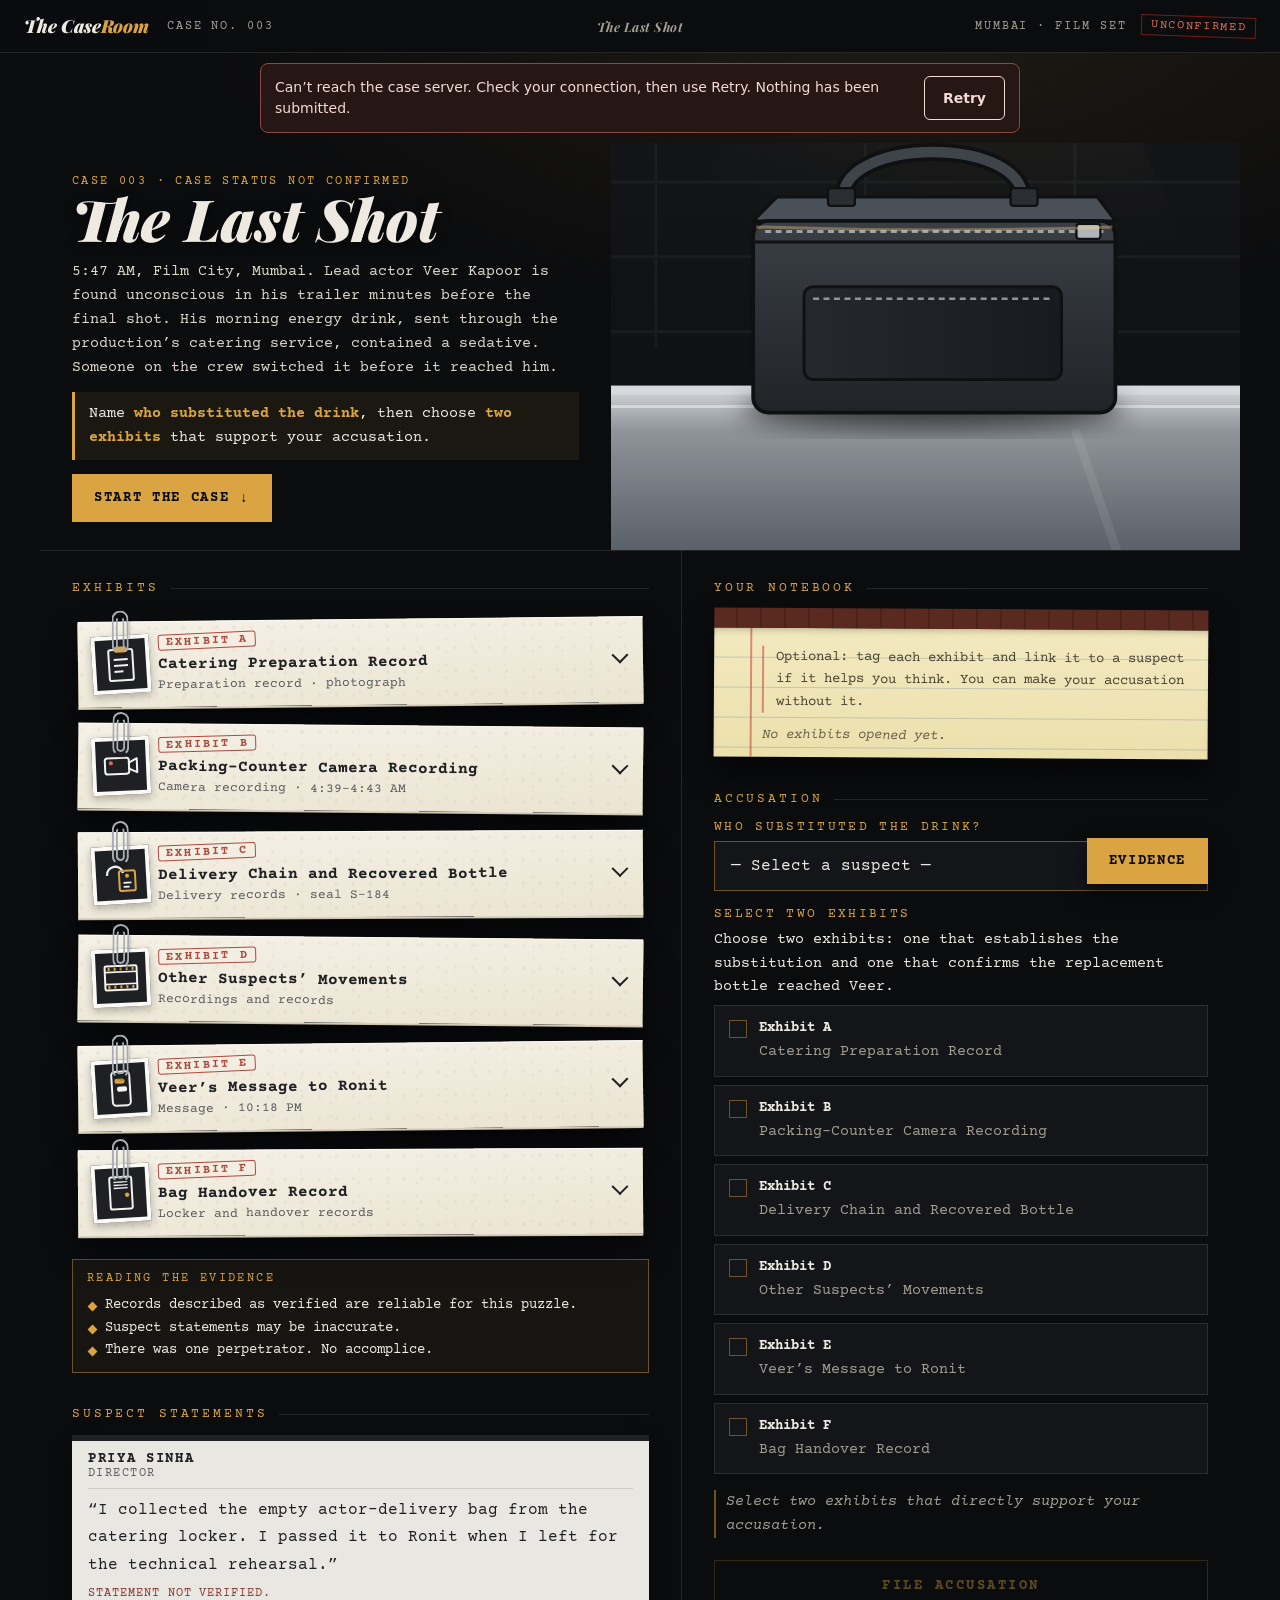
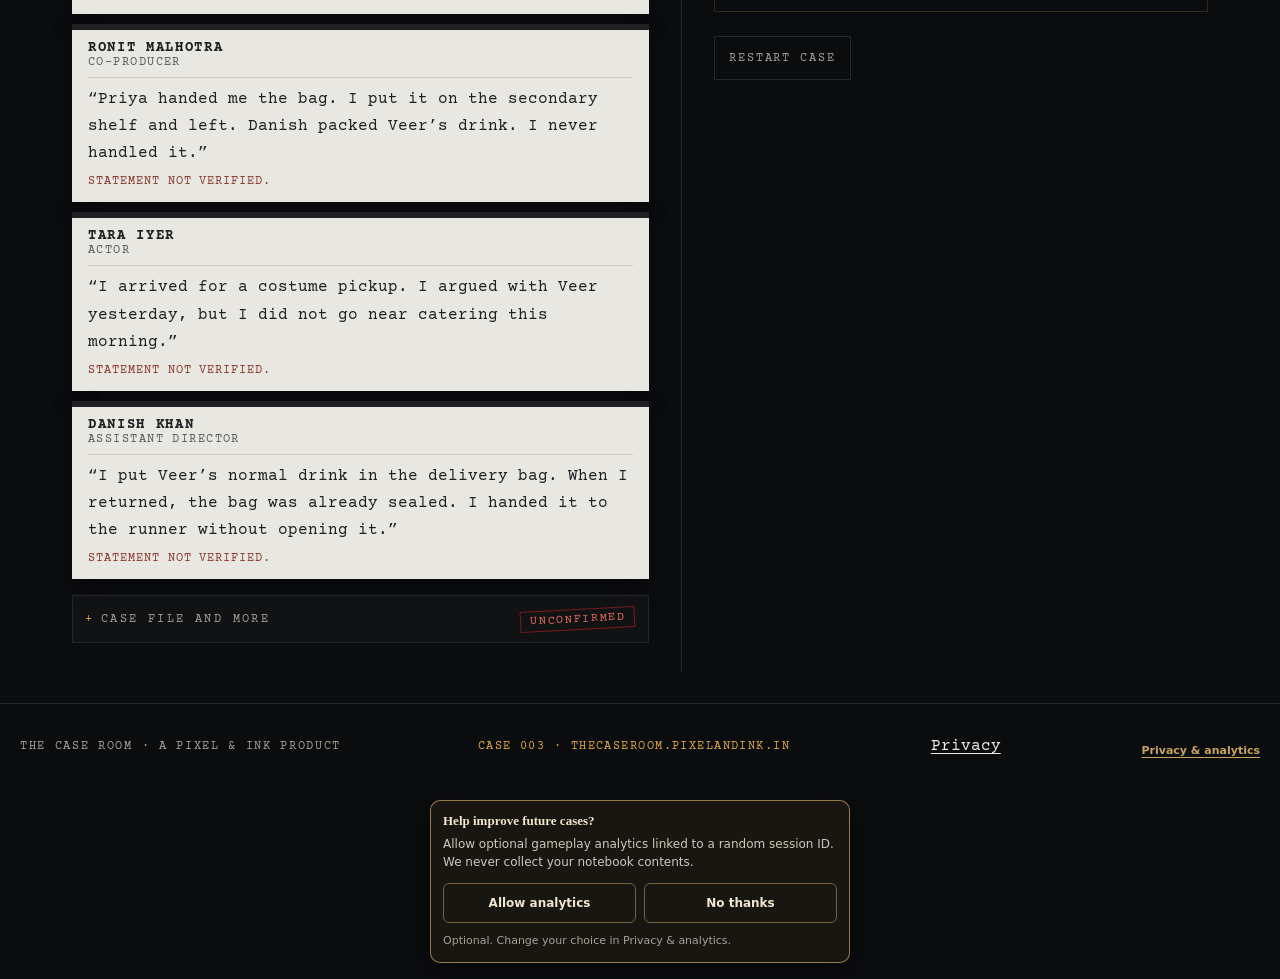
<file: cases/last-shot/index.html>
<!DOCTYPE html>
<html lang="en">
<head>
  <meta charset="utf-8">
  <meta name="viewport" content="width=device-width, initial-scale=1, viewport-fit=cover">
  <meta name="theme-color" content="#080604">
  <meta name="description" content="A lead actor is found unconscious minutes before the final shot at Film City. Read the exhibits and name who switched his drink. Free to play online, no download.">
  <title>The Last Shot: Free Crime Mystery Game, Mumbai</title>
  <meta property="og:type" content="website">
  <meta property="og:site_name" content="The Case Room">
  <meta property="og:url" content="https://thecaseroom.pixelandink.in/cases/last-shot/">
  <link rel="canonical" href="https://thecaseroom.pixelandink.in/cases/last-shot/">
  <meta property="og:title" content="The Last Shot: name who switched it">
  <meta property="og:description" content="Someone on the crew swapped the star&#39;s drink before his final shot. Four suspects.">
  <meta property="og:image" content="https://thecaseroom.pixelandink.in/og-last-shot-v3.png">
  <meta property="og:image:type" content="image/png">
  <meta property="og:image:width" content="1200">
  <meta property="og:image:height" content="630">
  <meta name="twitter:card" content="summary_large_image">
  <meta name="twitter:title" content="The Last Shot: name who switched it">
  <meta name="twitter:description" content="Someone on the crew swapped the star&#39;s drink before his final shot. Four suspects.">
  <meta name="twitter:image" content="https://thecaseroom.pixelandink.in/og-last-shot-v3.png">
<link rel="stylesheet" href="/fonts/fonts.css">
  <style>
    :root {
      --bg: #0b0c0e;
      --fg: #eeeae2;
      --fg-mid: #a39d92;
      --fg-low: #24262a;
      --gold: #d9a441;
      --gold-dim: #6d5326;
      --red: #e06a5b;
      --red-dim: #7a1a1a;
      --green-bright: #4a9c6a;
      --card-bg: #131518;
      --card-border: #2a2d32;
      --sheet: #f3f2ee;
      --sheet-2: #e6e4de;
      --ink: #1f2023;
      --ink-mid: #5a5b5f;
      --rule: #cfccc4;
      color-scheme: dark;
    }
    * { box-sizing: border-box; margin: 0; padding: 0; }
    html { scroll-padding-top: 16px; }
    body {
      background:
        radial-gradient(80% 460px at 70% 0%, rgba(217, 164, 65, 0.10), transparent 70%),
        var(--bg);
      color: var(--fg);
      font-family: 'Courier Prime', 'Courier New', monospace;
      min-height: 100vh;
    }
    button, select { font: inherit; }
    button:focus-visible, a:focus-visible, select:focus-visible, input:focus-visible, summary:focus-visible {
      outline: 2px solid var(--gold); outline-offset: 3px;
    }
    [hidden] { display: none !important; }
    .visually-hidden { position: absolute; width: 1px; height: 1px; padding: 0; margin: -1px; overflow: hidden; clip: rect(0, 0, 0, 0); clip-path: inset(50%); white-space: nowrap; border: 0; }

    .top-bar {
      padding: 14px 24px; display: grid; grid-template-columns: minmax(0, 1fr) auto minmax(0, 1fr);
      align-items: center; gap: 16px; border-bottom: 1px solid var(--fg-low); background: rgba(11, 12, 14, 0.96);
    }
    .bar-left { display: flex; align-items: center; gap: 18px; min-width: 0; }
    .bar-center { text-align: center; font-family: 'Playfair Display', serif; font-weight: 700; font-style: italic; font-size: 13px; color: var(--fg-mid); letter-spacing: 0.04em; white-space: nowrap; }
    .bar-right { display: flex; align-items: center; gap: 14px; justify-content: flex-end; }
    .bar-logo { font-family: 'Playfair Display', serif; font-weight: 900; font-style: italic; font-size: 18px; color: var(--fg); text-decoration: none; letter-spacing: -0.01em; white-space: nowrap; }
    .bar-logo em { color: var(--gold); }
    .bar-label { font-size: 12px; letter-spacing: 0.16em; color: var(--fg-mid); text-transform: uppercase; white-space: nowrap; }
    .bar-location { font-size: 12px; letter-spacing: 0.16em; color: var(--fg-mid); text-transform: uppercase; }
    .bar-stamp, .dossier-stamp {
      font-size: 12px; letter-spacing: 0.14em; color: var(--red); text-transform: uppercase;
      border: 1px solid var(--red-dim); padding: 3px 9px; transform: rotate(2deg); display: inline-block; white-space: nowrap;
    }
    .bar-stamp.solved, .dossier-stamp.solved { color: var(--green-bright); border-color: var(--green-bright); }
    .dossier-stamp { transform: rotate(-3deg); }

    /* OPENING: the actor-delivery bag, closed, on the catering counter. Nothing about the drink, the seal number or anyone who handled it. */
    .opening { max-width: 1200px; margin: 0 auto; }
    .scene-wrap { position: relative; }
    .scene { position: relative; height: 188px; overflow: hidden; border-bottom: 1px solid #2a2c30; }
    .scene svg { position: absolute; inset: 0; width: 100%; height: 100%; display: block; }
    .scene-title { position: absolute; left: 0; right: 0; bottom: 0; padding: 40px 20px 12px; background: linear-gradient(180deg, transparent, rgba(11,12,14,.72) 45%, rgba(11,12,14,.94)); }
    .slate-line { display: flex; align-items: center; gap: 10px; font-size: 12px; letter-spacing: 0.2em; color: var(--gold); text-transform: uppercase; margin-bottom: 6px; }
    .case-number { font-size: 12px; letter-spacing: 0.2em; color: var(--gold); text-transform: uppercase; }
    .case-title {
      font-family: 'Playfair Display', serif; font-weight: 900; font-style: italic;
      font-size: clamp(32px, 8.4vw, 58px); line-height: 1.04; color: var(--fg); text-wrap: balance; text-shadow: 0 2px 12px rgba(0,0,0,.6);
    }
    .opening-text { padding: 14px 20px 0; }
    .case-setting { font-size: 15px; color: #dcd6cb; line-height: 1.6; max-width: 640px; }
    .case-task { margin-top: 12px; padding: 10px 14px; max-width: 640px; border-left: 3px solid var(--gold); background: rgba(217, 164, 65, 0.08); font-size: 15px; line-height: 1.6; }
    .case-task b { color: var(--gold); }
    .rules-box { margin-top: 18px; padding: 12px 14px; border: 1px solid var(--gold-dim); background: rgba(217,164,65,.06); }
    .rules-title { font-size: 12px; letter-spacing: .2em; color: var(--gold); text-transform: uppercase; font-weight: 400; }
    .rules { list-style: none; margin-top: 10px; display: grid; gap: 2px; max-width: 640px; }
    .rules li { position: relative; padding-left: 18px; font-size: 14px; line-height: 1.45; color: var(--fg); }
    .rules li::before { content: ''; position: absolute; left: 2px; top: 8px; width: 7px; height: 7px; background: var(--gold); transform: rotate(45deg); }
    .opening-actions { display: flex; flex-wrap: wrap; gap: 10px 12px; margin-top: 14px; }
    .start-btn {
      display: inline-flex; align-items: center; gap: 10px; min-height: 48px; padding: 0 22px; background: var(--gold); color: #0b0c0e;
      border: 0; font-weight: 700; font-size: 14px; letter-spacing: 0.12em; text-transform: uppercase; cursor: pointer;
      transition: filter .2s, transform .2s;
    }
    .start-btn:hover { filter: brightness(1.08); transform: translateY(-1px); }
    .start-btn:focus-visible { outline: 2px solid var(--fg); outline-offset: 3px; }
    .more { margin-top: 16px; border: 1px solid var(--fg-low); background: rgba(19, 21, 24, 0.7); }
    .more summary { list-style: none; display: flex; align-items: center; justify-content: space-between; gap: 12px; min-height: 46px; padding: 0 12px; cursor: pointer; font-size: 14px; }
    .more summary::-webkit-details-marker { display: none; }
    .more .mk { font-size: 12px; letter-spacing: 0.2em; color: var(--fg-mid); text-transform: uppercase; }
    .more .mk::before { content: '+'; display: inline-block; width: 16px; color: var(--gold); }
    .more[open] .mk::before { content: '−'; }
    .more .in { padding: 4px 14px 14px; display: grid; gap: 10px; }
    .more p, .more li { font-size: 14px; color: var(--fg); line-height: 1.55; }
    .more ul { list-style: none; display: grid; gap: 4px; }
    .more dl { display: grid; grid-template-columns: 1fr 1fr; gap: 8px 16px; }
    .more dt { font-size: 12px; letter-spacing: 0.14em; color: var(--gold); text-transform: uppercase; }
    .more dd { font-size: 14px; color: var(--fg); line-height: 1.4; }

    /* LAYOUT */
    .puzzle-layout { display: grid; grid-template-columns: minmax(0, 1fr); max-width: 1200px; margin: 0 auto; }
    .puzzle-left, .puzzle-right { min-width: 0; padding: 24px 20px 8px; }
    .section-label { font-size: 13px; letter-spacing: 0.22em; color: var(--gold); text-transform: uppercase; margin-bottom: 14px; display: flex; align-items: center; gap: 12px; font-weight: 400; }
    .section-label::after { content: ''; flex: 1; height: 1px; background: var(--fg-low); }
    .section-label.spaced { margin-top: 34px; }

    /* EXHIBITS: production paperwork. Every exhibit can be opened at any time, in any order. */
    .exhibit-list { display: grid; gap: 10px; }
    .exhibit { background: var(--sheet); color: var(--ink); box-shadow: 0 10px 22px rgba(0,0,0,.45); border: 1px solid transparent; transition: transform .18s ease, box-shadow .18s ease, border-color .18s ease; }
    .exhibit:hover { transform: translateY(-2px); border-color: var(--gold); box-shadow: 0 16px 28px rgba(0,0,0,.55); }
    .exhibit.open { transform: none; border-color: var(--gold); }
    .exhibit h3 { margin: 0; font: inherit; }
    .exhibit-header {
      width: 100%; text-align: left; display: grid; grid-template-columns: 56px minmax(0, 1fr) 22px; align-items: center; gap: 12px;
      padding: 10px 12px; border: 0; background: transparent; color: inherit; cursor: pointer; min-height: 72px;
    }
    .exhibit-header:focus-visible { outline: 3px solid var(--gold); outline-offset: -3px; }
    .exhibit-thumb { width: 56px; height: 56px; display: grid; place-items: center; background: var(--ink); position: relative; overflow: hidden; }
    .exhibit-thumb::before { content: ''; position: absolute; left: 0; right: 0; top: 0; height: 9px; background: repeating-linear-gradient(-45deg, #f3f2ee 0 6px, #1f2023 6px 12px); }
    .exhibit-thumb svg { width: 40px; height: 40px; margin-top: 8px; }
    .exhibit-titles { display: grid; gap: 2px; min-width: 0; }
    .exhibit-tag { font-size: 12px; letter-spacing: 0.16em; color: var(--ink-mid); text-transform: uppercase; }
    .exhibit-name { font-size: 16px; font-weight: 700; color: var(--ink); line-height: 1.3; }
    .exhibit-kind { font-size: 13px; color: var(--ink-mid); line-height: 1.35; }
    .exhibit-arrow { width: 12px; height: 12px; border-right: 2px solid var(--ink); border-bottom: 2px solid var(--ink); transform: rotate(45deg) translate(-3px, -3px); transition: transform .25s; justify-self: center; }
    .exhibit.open .exhibit-arrow { transform: rotate(225deg) translate(-3px, -3px); }
    .exhibit-body { border-top: 1px dashed var(--rule); padding: 14px 16px 16px; }
    .exhibit-figure { float: right; width: 128px; margin: 2px 0 10px 14px; }
    .exhibit-figure svg { width: 100%; height: auto; display: block; }
    .exhibit-figure.polaroid { background: #fff; padding: 7px 7px 20px; box-shadow: 0 6px 14px rgba(0,0,0,.22); transform: rotate(2deg); border: 1px solid #ddd9cf; }
    .exhibit-content p { font-size: 16px; line-height: 1.65; color: var(--ink); }
.exhibit-content .ex-tl { list-style: none; margin: 12px 0 4px; padding: 0 0 0 2px; border-left: 3px solid #d9a441; }
    .exhibit-content .ex-tl li { position: relative; padding: 0 0 9px 16px; font-size: 16px; line-height: 1.42; color: var(--ink); }
    .exhibit-content .ex-tl li:last-child { padding-bottom: 4px; }
    .exhibit-content .ex-tl li::before { content: ""; position: absolute; left: -8px; top: 6px; width: 11px; height: 11px; border-radius: 50%; background: #d9a441; }
    .exhibit-content .ex-tl b { font-family: 'Courier Prime', 'Courier New', monospace; font-size: 14px; letter-spacing: .02em; color: #a8382c; margin-right: 6px; white-space: nowrap; }
    .exhibit-content p.ex-note { font-size: 16px; line-height: 1.5; color: var(--ink); border-top: 1px dashed #c9c1ac; padding-top: 8px; margin-top: 8px; }
    .exhibit-content p + p { margin-top: 10px; }
    .exhibit-content p:first-of-type { font-size: 12px; letter-spacing: 0.12em; text-transform: uppercase; color: #2f6b3a; font-weight: 700; display: inline-block; border: 1px solid #2f6b3a; padding: 2px 8px; line-height: 1.4; }
    .exhibit-content::after { content: ''; display: block; clear: both; }

    /* STATEMENTS */
    .statement-list { display: grid; gap: 10px; }
    .statement { background: #e9e7e1; color: var(--ink); padding: 0 16px 14px; box-shadow: 0 8px 18px rgba(0,0,0,.35); border-top: 6px solid var(--ink); }
    .statement-name { display: flex; justify-content: space-between; align-items: baseline; gap: 10px; padding: 10px 0 0; font-size: 14px; font-weight: 700; letter-spacing: 0.12em; text-transform: uppercase; }
    .statement-role { font-size: 12px; color: var(--ink-mid); letter-spacing: 0.12em; text-transform: uppercase; padding-bottom: 8px; margin-bottom: 8px; border-bottom: 1px solid var(--rule); }
    .statement-text { font-size: 16px; color: var(--ink); line-height: 1.7; }
    .statement-text::before { content: '\201C'; } .statement-text::after { content: '\201D'; }
    .statement-note { margin-top: 8px; font-size: 12px; color: #8a3b30; letter-spacing: 0.08em; text-transform: uppercase; }

    /* NOTEBOOK (unchanged behaviour) */
    .notebook { margin-bottom: 30px; }
    .notebook-hint { font-size: 14px; color: var(--fg-mid); line-height: 1.6; margin-bottom: 14px; border-left: 2px solid var(--gold-dim); padding-left: 12px; }
    .notebook-empty { font-size: 14px; color: var(--fg-mid); font-style: italic; }
    .nb-row { display: flex; align-items: stretch; border: 1px solid var(--card-border); background: var(--card-bg); margin-bottom: 8px; transition: border-color .2s; }
    .nb-row.linked { border-color: var(--gold-dim); background: #191a14; }
    .nb-exhibit-tag { font-size: 12px; letter-spacing: .12em; color: var(--gold); text-transform: uppercase; padding: 10px 8px; border-right: 1px solid var(--card-border); display: flex; align-items: center; flex-shrink: 0; min-width: 56px; justify-content: center; }
    .nb-center { flex: 1; min-width: 0; padding: 10px 12px; display: flex; flex-direction: column; gap: 7px; }
    .nb-exhibit-name { font-size: 15px; color: var(--fg); font-weight: 700; }
    .nb-relation-wrap, .nb-suspect-wrap { display: flex; gap: 6px; flex-wrap: wrap; }
    .nb-relation-btn, .nb-suspect-btn { font-size: 12px; letter-spacing: .04em; text-transform: uppercase; min-height: 36px; padding: 6px 9px; border: 1px solid var(--fg-low); background: transparent; color: var(--fg-mid); cursor: pointer; transition: transform .12s ease, color .15s ease, border-color .15s ease, background .15s ease; font-family: inherit; }
    .nb-relation-btn:active, .nb-suspect-btn:active, .exhibit-checkbox:active { transform: scale(.985); }
    .nb-relation-btn:hover, .nb-suspect-btn:hover { border-color: var(--gold-dim); color: var(--fg); }
    .nb-relation-btn.active, .nb-suspect-btn.active { border-color: var(--gold); color: var(--gold); background: rgba(217,164,65,.11); animation: tagPulse .18s ease-out; }
    @keyframes tagPulse { from { transform: scale(.96); box-shadow: 0 0 0 2px rgba(217,164,65,.12); } to { transform: scale(1); box-shadow: 0 0 0 0 rgba(217,164,65,0); } }
    .nb-remove { padding: 0 12px; min-width: 44px; display: flex; align-items: center; justify-content: center; font-size: 16px; color: var(--fg-mid); border-left: 1px solid var(--card-border); flex-shrink: 0; background: none; border-top: 0; border-right: 0; border-bottom: 0; font-family: inherit; cursor: pointer; }
    .nb-remove:hover { color: var(--red); }
    .nb-row:not(.linked) .nb-remove { opacity: .55; }

    /* ACCUSATION */
    .accuse-form { display: flex; flex-direction: column; gap: 16px; }
    .accuse-row { display: flex; flex-direction: column; gap: 7px; }
    .accuse-label { font-size: 13px; letter-spacing: .18em; color: var(--gold); text-transform: uppercase; }
    .accuse-sublabel { font-size: 15px; color: var(--fg); line-height: 1.55; }
    .accuse-select {
      appearance: none; -webkit-appearance: none; width: 100%; min-height: 50px; padding: 12px 40px 12px 16px; cursor: pointer;
      background: var(--card-bg) url("data:image/svg+xml,%3Csvg xmlns='http://www.w3.org/2000/svg' width='12' height='8'%3E%3Cpath d='M1 1l5 5 5-5' fill='none' stroke='%23d9a441' stroke-width='2'/%3E%3C/svg%3E") no-repeat right 16px center;
      border: 1px solid var(--gold-dim); color: var(--fg); font-family: inherit; font-size: 16px;
    }
    .accuse-select:focus { border-color: var(--gold); }
    .accuse-select.error { border-color: var(--red); }
    .exhibit-checkboxes { display: grid; gap: 8px; }
    .exhibit-checkbox { position: relative; display: flex; align-items: flex-start; gap: 12px; cursor: pointer; padding: 12px 14px; min-height: 48px; border: 1px solid var(--card-border); background: var(--card-bg); transition: transform .12s ease, border-color .15s ease, background .15s ease; }
    .exhibit-checkbox:hover { border-color: var(--gold-dim); }
    .exhibit-checkbox.checked { border-color: var(--gold); background: linear-gradient(180deg, rgba(217,164,65,.10), rgba(0,0,0,.12)), var(--card-bg); animation: tagPulse .18s ease-out; }
    .exhibit-checkbox input[type="checkbox"] { position: absolute; width: 1px; height: 1px; padding: 0; margin: -1px; overflow: hidden; clip-path: inset(50%); white-space: nowrap; border: 0; }
    .exhibit-checkbox:focus-within { outline: 2px solid var(--gold); outline-offset: 3px; }
    .checkbox-box { width: 18px; height: 18px; border: 1px solid var(--gold-dim); flex-shrink: 0; margin-top: 2px; position: relative; }
    .exhibit-checkbox.checked .checkbox-box { background: var(--gold); border-color: var(--gold); }
    .exhibit-checkbox.checked .checkbox-box::after { content: ''; position: absolute; left: 5px; top: 1px; width: 5px; height: 10px; border: 2px solid var(--bg); border-top: none; border-left: none; transform: rotate(45deg); }
    .checkbox-label { font-size: 15px; color: var(--fg-mid); line-height: 1.5; }
    .checkbox-label strong { font-size: 14px; color: var(--fg); display: block; margin-bottom: 2px; }
    .accuse-note { font-size: 15px; color: var(--fg-mid); font-style: italic; line-height: 1.6; border-left: 2px solid var(--gold-dim); padding-left: 10px; }
    .accuse-btn { margin-top: 6px; padding: 16px; min-height: 52px; border: 1px solid var(--gold-dim); background: transparent; color: var(--gold); font-family: inherit; font-size: 14px; font-weight: 700; letter-spacing: .18em; text-transform: uppercase; cursor: pointer; transition: color .3s, background .3s; }
    .accuse-btn:hover:not(:disabled) { color: var(--bg); border-color: var(--gold); background: var(--gold); }
    .accuse-btn:disabled { opacity: .4; cursor: not-allowed; }

    #verdict { display: none; margin-top: 24px; padding: 22px; border: 1px solid var(--card-border); background: var(--card-bg); scroll-margin-top: 20px; }
    #verdict:focus { outline: 2px solid var(--gold-dim); outline-offset: 3px; }
    #verdict.correct { border-color: var(--gold); }
    #verdict.wrong { border-color: var(--red-dim); }
    .verdict-headline { font-family: 'Playfair Display', serif; font-style: italic; font-size: 22px; margin-bottom: 12px; }
    #verdict.correct .verdict-headline { color: var(--gold); }
    #verdict.wrong .verdict-headline { color: var(--red); }
    .verdict-body { font-size: 16px; color: var(--fg-mid); line-height: 1.8; }
    .verdict-reveal { margin-top: 16px; padding-top: 16px; border-top: 1px solid var(--fg-low); display: none; }
    .verdict-reveal.show { display: block; }
    .reveal-btn { min-height: 44px; background: none; border: 1px solid var(--fg-low); color: var(--fg-mid); font-family: inherit; font-size: 12px; letter-spacing: .16em; text-transform: uppercase; padding: 10px 14px; cursor: pointer; transition: all .2s; }
    .reveal-btn:hover { border-color: var(--gold-dim); color: var(--fg); }
    .reveal-text { margin-top: 14px; font-size: 16px; color: var(--fg-mid); line-height: 1.8; display: none; white-space: pre-wrap; }
    .reveal-text.show { display: block; }
    .case-actions { margin-top: 8px; }
    .share-block { display: none; margin-top: 20px; padding-top: 20px; border-top: 1px solid var(--fg-low); }
    .share-block.visible { display: block; }
    .next-case-nav { display: flex; flex-wrap: wrap; align-items: center; gap: 12px 20px; margin-top: 18px; padding-top: 16px; border-top: 1px dashed var(--fg-low); }
    .next-case-link { position: relative; display: grid; gap: 2px; min-height: 48px; padding: 10px 40px 10px 14px; border: 1px solid rgba(217,164,65,.45); color: var(--fg); text-decoration: none; }
    .nc-k { font-family: 'Courier Prime', monospace; font-size: 12px; letter-spacing: .16em; text-transform: uppercase; color: var(--gold); }
    .nc-t { font-family: 'Playfair Display', serif; font-style: italic; font-weight: 700; font-size: 18px; line-height: 1.2; }
    .all-cases-link { display: inline-flex; align-items: center; min-height: 44px; color: var(--fg); font-size: 14px; text-decoration: underline; text-underline-offset: 4px; }
    .next-case-link:focus-visible, .all-cases-link:focus-visible { outline: 2px solid var(--gold); outline-offset: 3px; }
    .stamp-card { background: var(--bg); border: 1px solid var(--fg-low); padding: 16px 18px; font-size: 14px; letter-spacing: .04em; color: var(--fg-mid); line-height: 1.9; overflow-wrap: anywhere; white-space: pre-wrap; margin-bottom: 12px; user-select: all; }
    .share-btn { min-height: 44px; padding: 10px 20px; border: 1px solid var(--gold-dim); background: transparent; color: var(--gold); font-family: inherit; font-size: 12px; letter-spacing: .16em; text-transform: uppercase; cursor: pointer; }
    .share-btn:hover { background: var(--gold); color: var(--bg); }
    .share-confirm { font-size: 12px; color: var(--gold); letter-spacing: .1em; margin-left: 12px; opacity: 0; transition: opacity .3s; }
    .share-confirm.show { opacity: 1; }

    /* EVIDENCE BAR + SHEET (native modal dialog) */
    .evidence-bar { position: sticky; bottom: 0; z-index: 30; margin: 26px -20px 0; display: flex; align-items: center; gap: 12px; padding: 10px 20px calc(10px + env(safe-area-inset-bottom, 0px)); background: rgba(11, 12, 14, 0.96); border-top: 1px solid var(--gold-dim); }
    .evidence-bar span { flex: 1; font-size: 13px; color: var(--fg-mid); line-height: 1.4; }
    .evidence-open { min-height: 46px; padding: 0 22px; background: var(--gold); color: #0b0c0e; border: 0; font: inherit; font-weight: 700; font-size: 14px; letter-spacing: 0.12em; text-transform: uppercase; cursor: pointer; }
    .evidence-open:focus-visible { outline: 2px solid var(--fg); outline-offset: 3px; }
    dialog.sheet { margin: auto 0 0; width: 100%; max-width: 100%; max-height: 86vh; padding: 0; border: 0; border-top: 2px solid var(--gold); background: var(--bg); color: var(--fg); box-shadow: 0 -18px 50px rgba(0,0,0,.7); }
    dialog.sheet::backdrop { background: rgba(0, 0, 0, 0.62); }
    .sheet-head { position: sticky; top: 0; z-index: 2; display: flex; align-items: center; justify-content: space-between; gap: 10px; padding: 10px 20px; background: var(--bg); border-bottom: 1px solid var(--fg-low); }
    .sheet-head h2 { font-size: 14px; letter-spacing: 0.24em; text-transform: uppercase; color: var(--gold); font-weight: 400; }
    .sheet-close { min-height: 44px; padding: 0 16px; background: transparent; border: 1px solid var(--gold-dim); color: var(--fg); font: inherit; font-size: 14px; cursor: pointer; }
    .sheet-body { padding: 14px 20px 26px; }
    .sheet-body .section-label { margin-top: 22px; }
    .sheet-body .section-label:first-child { margin-top: 4px; }

    .foot { padding: 20px; display: flex; justify-content: space-between; align-items: center; border-top: 1px solid var(--fg-low); flex-wrap: wrap; gap: 10px; margin-top: 30px; }
    .foot-text { font-size: 12px; letter-spacing: .14em; color: var(--fg-mid); text-transform: uppercase; }
    .foot-num { font-size: 12px; letter-spacing: .12em; color: var(--gold); text-transform: uppercase; }

    @media (max-width: 700px) {
      .top-bar { padding: 12px 16px; grid-template-columns: minmax(0, 1fr) auto; gap: 12px; }
      .bar-center, .bar-location { display: none; }
      .bar-left { flex-wrap: wrap; gap: 6px 12px; }
    }
    @media (max-width: 359px) {
      .scene { height: 200px; }
    .case-title { font-size: 30px; }
    .case-number { font-size: 12px; letter-spacing: .08em; }
      .scene-title { padding: 30px 14px 10px; }
      .opening-text, .puzzle-left, .puzzle-right { padding-left: 14px; padding-right: 14px; }
      .evidence-bar { margin-left: -14px; margin-right: -14px; padding-left: 14px; padding-right: 14px; }
      .exhibit-header { grid-template-columns: 48px minmax(0, 1fr) 18px; gap: 10px; }
      .exhibit-thumb { width: 48px; height: 48px; } .exhibit-thumb svg { width: 34px; height: 34px; }
      .exhibit-figure { width: 104px; }
      .more dl { grid-template-columns: 1fr; }
    }
    @media (min-width: 760px) {
      .scene { height: 260px; }
      .scene-title { padding: 40px 28px 16px; }
      .opening-text { padding: 18px 28px 0; }
      .exhibit-figure { width: 160px; }
    }
    @media (min-width: 1000px) {
      .opening { display: grid; grid-template-columns: minmax(0, 1fr) minmax(0, 1.1fr); grid-template-areas: 'title scene' 'text scene'; grid-template-rows: auto 1fr; border-bottom: 1px solid var(--fg-low); }
      .scene-wrap { display: contents; }
      .scene { grid-area: scene; height: auto; min-height: 380px; border-bottom: 0; }
      .scene-title { grid-area: title; position: static; background: none; padding: 32px 32px 0; }
      .opening-text { grid-area: text; padding: 12px 32px 28px; }
      .puzzle-layout { grid-template-columns: minmax(0, 1.15fr) minmax(0, 1fr); }
      .puzzle-left { border-right: 1px solid var(--fg-low); padding: 30px 32px; }
      .puzzle-right { padding: 30px 32px; }
      .evidence-bar { margin: 26px 0 0; padding: 0 0 16px; justify-content: flex-end; background: transparent; border-top: 0; pointer-events: none; }
      .evidence-bar span { display: none; }
      .evidence-open { pointer-events: auto; box-shadow: 0 8px 22px rgba(0,0,0,.55); }
      dialog.sheet { margin: auto; width: min(720px, 92vw); max-height: 86vh; border: 1px solid var(--gold-dim); }
    }
    @media (prefers-reduced-motion: reduce) {
      *, *::before, *::after { scroll-behavior: auto !important; transition-duration: .01ms !important; animation-duration: .01ms !important; }
      .exhibit:hover, .start-btn:hover { transform: none !important; }
    }
    .sheet summary.exhibit-header { list-style: none; }
    .sheet summary.exhibit-header::-webkit-details-marker { display: none; }
    .sheet details.exhibit[open] .exhibit-arrow { transform: rotate(225deg) translate(-3px, -3px); }
  </style>
<style id="evidence-kit">
/* Evidence kit (local mockup only): the evidence becomes physical; controls and reading text stay flat. CSS only. */
:root { --paper: #f5f1e6; --paper-2: #ebe4d2; --stamp-red: #a8382c; --pad: #f3e9bf; --pad-2: #ece0ad; --pad-rule: rgba(64,104,160,.26); --pad-margin: rgba(196,64,52,.55); --clip: #a7adb3; --hl: rgba(255,210,60,.72); }

/* Exhibits: paper sheets, clipped, slightly askew; flat and square when opened for reading */
.exhibit-list { gap: 20px; padding: 10px 6px 6px; }
.exhibit { position: relative; border: 0;
  background:
    radial-gradient(circle at 20% 30%, rgba(110,90,50,.06) 0 1.4px, transparent 2.2px) 0 0 / 17px 23px,
    radial-gradient(circle at 70% 60%, rgba(80,60,30,.05) 0 1px, transparent 1.8px) 0 0 / 29px 13px,
    linear-gradient(176deg, var(--paper) 0%, var(--paper-2) 100%);
  box-shadow: inset 0 1px 0 rgba(255,255,255,.7), 0 1px 0 #d6cfbc, 0 2px 0 #c9c1ac, 0 16px 28px rgba(0,0,0,.55);
  transform: rotate(-.6deg); }
.exhibit:nth-child(even) { transform: rotate(.5deg); }
.exhibit:nth-child(3n) { transform: rotate(-.25deg); }
.exhibit:hover { transform: rotate(0deg) translateY(-2px); border: 0; box-shadow: inset 0 1px 0 rgba(255,255,255,.7), 0 1px 0 #d6cfbc, 0 2px 0 #c9c1ac, 0 22px 34px rgba(0,0,0,.6); }
.exhibit.open { transform: none; box-shadow: inset 0 1px 0 rgba(255,255,255,.7), 0 0 0 2px var(--gold), 0 18px 30px rgba(0,0,0,.55); }
/* paperclip over the photo */
.exhibit::before, .exhibit::after { content: ''; position: absolute; z-index: 3; pointer-events: none; border: 2.5px solid var(--clip); border-radius: 9px; }
.exhibit::before { left: 34px; top: -11px; width: 13px; height: 40px; border-bottom-color: transparent; box-shadow: 1px 2px 2px rgba(0,0,0,.25); }
.exhibit::after { left: 38px; top: -5px; width: 5px; height: 30px; border-top-color: transparent; border-radius: 5px; }
.exhibit-thumb { background: #1f2023; border: 4px solid #fbfaf6; box-shadow: 0 3px 8px rgba(0,0,0,.28); transform: rotate(-3deg); margin: 4px 0 4px 2px; width: 58px; height: 58px; }
.exhibit-thumb::before { display: none; }
.exhibit-thumb svg { margin-top: 0; }
.exhibit-tag { justify-self: start; color: var(--stamp-red); border: 1.5px solid var(--stamp-red); padding: 1px 7px 0; border-radius: 3px; transform: rotate(-2deg); font-weight: 700; letter-spacing: .18em; opacity: .9; margin-bottom: 3px; }
.exhibit-body { border-top: 1px dashed #c9c1ac; background: rgba(255,255,255,.35); }
.exhibit-figure.polaroid { transform: rotate(3deg); box-shadow: 0 8px 16px rgba(0,0,0,.25); }

/* Notebook: a yellow legal pad with a ruled margin; tags become highlighter marks */
.notebook { position: relative; color: var(--ink); padding: 18px 16px 14px 48px; border-top: 20px solid #5a2a20;
  background:
    linear-gradient(90deg, transparent 36px, var(--pad-margin) 36px 38px, transparent 38px),
    repeating-linear-gradient(180deg, transparent 0 29px, var(--pad-rule) 29px 30px),
    linear-gradient(180deg, var(--pad), var(--pad-2));
  box-shadow: 0 16px 28px rgba(0,0,0,.55), inset 0 6px 8px -6px rgba(0,0,0,.35); transform: rotate(.35deg); }
.notebook::before { content: ''; position: absolute; left: 0; right: 0; top: -20px; height: 20px; background: repeating-linear-gradient(90deg, transparent 0 22px, rgba(0,0,0,.18) 22px 24px); }
.notebook-hint { color: #4a4433; border-left-color: var(--pad-margin); }
.notebook-empty { color: #6a624a; }
.nb-row { background: transparent; border: 0; border-bottom: 1px dashed rgba(70,60,30,.35); margin-bottom: 4px; }
.nb-row.linked { background: transparent; }
.nb-exhibit-tag { color: var(--stamp-red); border-right: 0; font-weight: 700; padding-left: 0; }
.nb-exhibit-name { color: var(--ink); }
.nb-relation-btn, .nb-suspect-btn { color: #3b382d; border-color: rgba(60,52,30,.38); background: rgba(255,255,255,.28); }
.nb-relation-btn:hover, .nb-suspect-btn:hover { color: var(--ink); border-color: rgba(40,35,20,.7); }
.nb-relation-btn.active, .nb-suspect-btn.active { color: var(--ink); border-color: var(--ink); font-weight: 700;
  background: linear-gradient(176deg, transparent 12%, var(--hl) 14% 86%, transparent 88%); }
.nb-remove { color: #6a624a; border-left: 0; }
@media (max-width: 600px) {
  .notebook { padding-left: 26px; padding-right: 10px; background:
    linear-gradient(90deg, transparent 16px, var(--pad-margin) 16px 18px, transparent 18px),
    repeating-linear-gradient(180deg, transparent 0 29px, var(--pad-rule) 29px 30px),
    linear-gradient(180deg, var(--pad), var(--pad-2)); }
  .nb-exhibit-tag { padding-right: 6px; }
  .nb-center { padding-left: 6px; padding-right: 6px; }
}

/* Accusation: controls stay flat; only the verdict headline lands as a rubber stamp */
#verdict { position: relative; }
#verdict .verdict-headline { display: inline-block; font-family: 'Courier Prime', monospace; font-style: normal; font-weight: 700; letter-spacing: .06em; font-size: 21px;
  padding: 7px 16px 5px; border: 3px double currentColor; border-radius: 4px; transform: rotate(-3deg); margin: 4px 0 18px 4px;
  -webkit-mask-image: radial-gradient(circle at 30% 40%, #000 0 58%, rgba(0,0,0,.72) 59% 61%, #000 62%), repeating-linear-gradient(17deg, #000 0 5px, rgba(0,0,0,.78) 5px 6px);
  -webkit-mask-composite: source-in; mask-composite: intersect; }
#verdict.wrong .verdict-headline { color: #e0705f; }
#verdict.correct .verdict-headline { color: var(--gold); }
</style>
<link rel="icon" href="/favicon.svg" type="image/svg+xml">
<link rel="icon" href="/favicon-32.png" sizes="32x32" type="image/png">
<link rel="apple-touch-icon" href="/apple-touch-icon.png">
<style id="cr-intro-css">
#cr-intro{display:none}
@media (max-width:899px){
 html.ci-lock,html.ci-lock body{overflow:hidden}
 #cr-intro{display:flex;position:fixed;inset:0;z-index:9999;background:#080604 radial-gradient(ellipse 90% 55% at 50% 30%,rgba(200,164,90,.13),rgba(8,6,4,0) 70%);color:#f0e6d0;flex-direction:column;align-items:center;justify-content:center;padding:20px 22px;box-sizing:border-box;overflow:auto;font-family:'Courier Prime','Courier New',monospace}
 #cr-intro.gone{display:none}
 .ci-top{font-size:12px;letter-spacing:.24em;color:#c8a45a;text-transform:uppercase}
 .ci-scene{width:190px;height:183px;margin-top:14px;flex:none}
 .ci-bubble{position:relative;background:#f3e9d4;color:#2b241c;border-radius:16px;padding:13px 16px;font-size:15px;line-height:1.45;font-weight:700;max-width:330px;margin-top:10px;box-shadow:0 10px 24px rgba(0,0,0,.5)}
 .ci-bubble:after{content:"";position:absolute;left:58%;top:-12px;border:12px solid transparent;border-top:0;border-bottom-color:#f3e9d4}
 .ci-title{font-family:'Playfair Display',Georgia,serif;font-style:italic;font-weight:900;font-size:34px;margin:16px 0 4px;line-height:1.05;text-align:center}
 .ci-sub{font-size:13px;color:#a8987a;letter-spacing:.06em;text-align:center}
 .ci-steps{display:flex;gap:10px;margin:16px 0;width:100%;max-width:340px;justify-content:space-between}
 .ci-step{flex:1;text-align:center;font-size:12.5px;line-height:1.3;color:#d8c9a8}
 .ci-step svg{display:block;margin:0 auto 6px}
 .ci-start{width:100%;max-width:340px;min-height:56px;background:#c8a45a;color:#080604;border:0;border-radius:12px;padding:16px;font:700 19px 'Courier Prime','Courier New',monospace;letter-spacing:.04em;box-shadow:6px 6px 0 #6a5228;cursor:pointer}
 .ci-start:focus-visible{outline:3px solid #f0e6d0;outline-offset:3px}
 .ci-note{margin-top:12px;font-size:12px;color:#a8987a}
}
 @media (max-width:899px) and (max-height:700px){
  #cr-intro{justify-content:flex-start;padding:14px 18px}
  .ci-scene,.ci-scene svg{width:128px!important;height:123px!important;margin-top:8px}
  .ci-bubble{font-size:14px;padding:10px 13px;margin-top:6px;line-height:1.4}
  .ci-title{font-size:27px;margin:10px 0 2px}
  .ci-sub{font-size:12px}
  .ci-steps{margin:10px 0}
  .ci-step{font-size:11.5px}.ci-step svg{width:30px;height:30px;margin-bottom:3px}
  .ci-start{min-height:48px;padding:11px;font-size:17px}
  .ci-note{margin-top:8px}
 }
</style>
<style id="cr-return-css">
.cr-return{margin-top:16px;padding:14px 16px;border:1px solid #6a5228;background:rgba(200,164,90,.07)}
.cr-return[hidden]{display:none}
html.cr-done .ps-strip,html.cr-done .ps-intro{display:none!important}
.cr-return-msg{margin:0 0 12px;font-family:'Courier Prime','Courier New',monospace;font-size:15px;font-weight:700;letter-spacing:.06em;color:#c8a45a}
.cr-return-actions{display:flex;flex-wrap:wrap;gap:10px}
.cr-return-actions button{min-height:48px;padding:0 18px;font:700 14px 'Courier Prime','Courier New',monospace;letter-spacing:.1em;text-transform:uppercase;cursor:pointer;border:1px solid #c8a45a}
.cr-review{background:#c8a45a;color:#080604}
.cr-fresh{background:transparent;color:#c8a45a}
.cr-return-actions button:focus-visible{outline:2px solid #f0e6d0;outline-offset:3px}
</style>
</head>
<body>
<div id="cr-intro" role="dialog" aria-modal="true" aria-labelledby="ci-title">
 <div class="ci-top">The Case Room · Case 003</div>
 <div class="ci-scene" aria-hidden="true"><svg viewBox="0 0 260 250" width="190" height="183"><rect x="0" y="176" width="260" height="20" rx="3" fill="#6b4f2e"/><rect x="14" y="196" width="232" height="54" fill="#3a2a1c"/><g transform="translate(96,176)"><rect x="-9" y="-128" width="18" height="15" rx="3" fill="#8a8478"/><rect x="-14" y="-116" width="28" height="28" rx="6" fill="#e8e0cc"/><rect x="-28" y="-92" width="56" height="92" rx="12" fill="#e8e0cc"/><rect x="-28" y="-60" width="56" height="34" fill="#6f6a60"/><text x="0" y="-36" font-family="Courier Prime,monospace" font-weight="700" font-size="20" text-anchor="middle" fill="#f3e9d4">?</text></g><g transform="translate(150,64) scale(0.23)"><g fill="#c8a45a"><path d="M336.406,166.563c-10.891,1.75-72.609,12.094-76.5,12.094c-3.906,0-3.906,0-3.906,0s0,0-3.906,0s-65.609-10.344-76.5-12.094c-18.719-3.031-34.344,2.266-39.813,4.531c-22.969,9.531-15.25,31.813-10.156,40.063c7.047,11.344,33.781,41.125,60.125,44.609c34.344,4.516,64-21.172,70.25-21.172c6.234,0,35.906,25.688,70.25,21.172c26.344-3.484,53.094-33.266,60.125-44.609c5.094-8.25,12.813-30.531-10.156-40.063C370.734,168.828,355.125,163.531,336.406,166.563z M184.656,220.984c-11.094-10.734-9.25-21.516,3.688-22.391c12.969-0.906,34.813,4.5,35.172,11.656C224.438,228.156,195.75,231.75,184.656,220.984z M327.344,220.984c-11.109,10.766-39.797,7.172-38.859-10.734c0.359-7.156,22.203-12.563,35.141-11.656C336.594,199.469,338.438,210.25,327.344,220.984z"></path><path d="M402.75,115.906c0-5.031-5.219-15.094-14.578-17.125C374.656,19.156,296.563,0,256,0S137.344,19.156,123.813,98.781c-9.375,2.031-14.563,12.094-14.563,17.125c0,5.047,0,33.25,0,33.25h293.5C402.75,149.156,402.75,120.953,402.75,115.906z"></path><path d="M356.719,382.234c0-20.203-6.281-42.297-26.234-42.297H181.5c-19.938,0-26.234,22.094-26.234,42.297c0,4.797-93.359,28.828-93.359,82.656c0,12.516,30.422,47.109,193.031,47.109h2.109c162.625,0,193.047-34.594,193.047-47.109C450.094,411.063,356.719,387.031,356.719,382.234z"></path></g></g></svg></div>
 <div class="ci-bubble">"Someone on the crew swapped the star's drink before his final shot. Four suspects. Bet you can't name who."</div>
 <h2 class="ci-title" id="ci-title">The Last Shot</h2>
 <div class="ci-sub">Mumbai · Film set · Free</div>
 <div class="ci-steps"><div class="ci-step"><svg viewBox="0 0 48 48" width="40" height="40"><path d="M12 4 L30 4 L38 12 L38 44 L12 44 Z" fill="none" stroke="#c8a45a" stroke-width="3" stroke-linejoin="round"/><path d="M18 20 L32 20 M18 27 L32 27 M18 34 L27 34" stroke="#c8a45a" stroke-width="3"/></svg>Open the exhibits</div><div class="ci-step"><svg viewBox="0 0 48 48" width="40" height="40"><circle cx="12" cy="14" r="6" fill="none" stroke="#c8a45a" stroke-width="3"/><circle cx="36" cy="34" r="6" fill="none" stroke="#c8a45a" stroke-width="3"/><path d="M16 18 L32 30" stroke="#e06a5b" stroke-width="3"/></svg>Link them to suspects</div><div class="ci-step"><svg viewBox="0 0 48 48" width="40" height="40"><circle cx="24" cy="18" r="11" fill="none" stroke="#c8a45a" stroke-width="3"/><path d="M24 29 L24 44" stroke="#c8a45a" stroke-width="3"/><circle cx="24" cy="18" r="4" fill="#e06a5b"/></svg>Name who did it</div></div>
 <button class="ci-start" type="button">Start the case</button>
 <div class="ci-note">No timer. No sign-up.</div>
</div>
<script>
(function(){var k='cr_intro_seen_last-shot',el=document.getElementById('cr-intro'),seen=false;
try{seen=localStorage.getItem(k)==='1'}catch(e){}
if(seen||!window.matchMedia('(max-width:899px)').matches){el.classList.add('gone');return}
document.documentElement.classList.add('ci-lock');
var b=el.querySelector('.ci-start');try{b.focus({preventScroll:true})}catch(e){}
b.addEventListener('click',function(){try{localStorage.setItem(k,'1')}catch(e){}
el.classList.add('gone');document.documentElement.classList.remove('ci-lock');
var s=document.getElementById('start-btn');if(s)s.click();});})();
</script>

  <header class="top-bar">
    <div class="bar-left">
      <a class="bar-logo" href="../../index.html#cases">The Case<em>Room</em></a>
      <span class="bar-label">Case No. 003</span>
    </div>
    <div class="bar-center">The Last Shot</div>
    <div class="bar-right">
      <span class="bar-location">Mumbai · Film Set</span>
      <span class="bar-stamp" id="case-stamp">Checking</span>
    </div>
  </header>

  <main>
  <!-- OPENING: incident and task, one first action. The picture shows the closed actor-delivery bag on the catering counter (Exhibits B and F), and nothing else. -->
  <section class="opening" aria-labelledby="case-title">
    <div class="scene-wrap">
      <div class="scene" role="img" aria-label="Illustration: the closed actor-delivery bag on the catering counter, under set lights.">
        <svg viewBox="0 0 800 250" preserveAspectRatio="xMidYMid slice" aria-hidden="true" focusable="false">
          <defs>
            <linearGradient id="ls-back" x1="0" y1="0" x2="0" y2="1"><stop offset="0" stop-color="#16181c"/><stop offset="1" stop-color="#0b0c0e"/></linearGradient>
            <radialGradient id="ls-light" cx=".62" cy="-.1" r=".9"><stop offset="0" stop-color="#ffd38a" stop-opacity=".42"/><stop offset=".45" stop-color="#d9a441" stop-opacity=".10"/><stop offset="1" stop-color="#000" stop-opacity="0"/></radialGradient>
            <linearGradient id="ls-steel" x1="0" y1="0" x2="0" y2="1"><stop offset="0" stop-color="#c9ccd0"/><stop offset=".12" stop-color="#8e949a"/><stop offset=".5" stop-color="#5d636a"/><stop offset="1" stop-color="#2c3035"/></linearGradient>
            <linearGradient id="ls-bag" x1="0" y1="0" x2="0" y2="1"><stop offset="0" stop-color="#3a3f46"/><stop offset="1" stop-color="#202328"/></linearGradient>
            <linearGradient id="ls-bag-side" x1="0" y1="0" x2="1" y2="0"><stop offset="0" stop-color="#25292e"/><stop offset="1" stop-color="#171a1e"/></linearGradient>
            <filter id="ls-blur" x="-30%" y="-30%" width="160%" height="160%"><feGaussianBlur stdDeviation="8"/></filter>
          </defs>
          <rect x="0" y="-130" width="800" height="510" fill="url(#ls-back)"/>
          <g opacity=".5" stroke="#23262b" stroke-width="2">
            <path d="M0 -60 H800 M0 -10 H800 M0 40 H800 M0 90 H800 M0 140 H800"/>
            <path d="M80 -130 V150 M220 -130 V150 M360 -130 V150 M500 -130 V150 M640 -130 V150 M780 -130 V150"/>
          </g>
          <path d="M470 -130 L330 182 H760 L620 -130 Z" fill="url(#ls-light)"/>
          <rect x="0" y="176" width="800" height="14" fill="#d5d8dc"/>
          <rect x="0" y="182" width="800" height="200" fill="url(#ls-steel)"/>
          <path d="M0 190 H800" stroke="#f1f3f5" stroke-opacity=".55" stroke-width="2"/>
          <g fill="none" stroke="#ffffff" stroke-opacity=".08" stroke-width="6"><path d="M120 210 L160 380"/><path d="M640 205 L700 380"/></g>
          <ellipse cx="545" cy="192" rx="128" ry="12" fill="#000" opacity=".7" filter="url(#ls-blur)"/>
          <g transform="translate(545 120)">
            <path d="M-120 -54 L-104 -70 H110 L122 -54 Z" fill="#4a5058" stroke="#0e1012" stroke-width="2"/>
            <rect x="-120" y="-54" width="242" height="128" rx="10" fill="url(#ls-bag)" stroke="#0e1012" stroke-width="2.5"/>
            <path d="M-120 -40 H122" stroke="#0e1012" stroke-width="2"/>
            <path d="M-112 -47 H114" stroke="#9aa1a8" stroke-width="2" stroke-dasharray="4 3"/>
            <rect x="96" y="-52" width="16" height="10" rx="2" fill="#aeb4ba" stroke="#0e1012" stroke-width="1.5"/>
            <rect x="-86" y="-10" width="172" height="62" rx="6" fill="url(#ls-bag-side)" stroke="#0e1012" stroke-width="2"/>
            <path d="M-80 -2 H80" stroke="#8d949b" stroke-width="1.6" stroke-dasharray="4 3"/>
            <path d="M-60 -70 C-58 -110 58 -110 60 -70" fill="none" stroke="#0e1012" stroke-width="12" stroke-linecap="round"/>
            <path d="M-60 -70 C-58 -110 58 -110 60 -70" fill="none" stroke="#3f444b" stroke-width="7" stroke-linecap="round"/>
            <rect x="-70" y="-76" width="18" height="12" rx="2" fill="#2a2e33" stroke="#0e1012" stroke-width="1.5"/>
            <rect x="52" y="-76" width="18" height="12" rx="2" fill="#2a2e33" stroke="#0e1012" stroke-width="1.5"/>
            <path d="M-118 -50 Q0 -46 120 -50" fill="none" stroke="#ffd38a" stroke-opacity=".35" stroke-width="2"/>
          </g>
        </svg>
      </div>
      <div class="scene-title">
        <div class="case-number" id="case-number">Case 003 · Checking case status…</div>
        <h1 class="case-title" id="case-title">The Last Shot</h1>
      </div>
    </div>
    <div class="opening-text">
      <p class="case-setting">5:47 AM, Film City, Mumbai. Lead actor Veer Kapoor is found unconscious in his trailer minutes before the final shot. His morning energy drink, sent through the production’s catering service, contained a sedative. Someone on the crew switched it before it reached him.</p>
      <p class="case-task">Name <b>who substituted the drink</b>, then choose <b>two exhibits</b> that support your accusation.</p>
      <div class="opening-actions">
        <button class="start-btn" id="start-btn" type="button">Start the case <span aria-hidden="true">↓</span></button><div class="cr-return" id="cr-return" hidden><p class="cr-return-msg" id="cr-return-msg"></p><div class="cr-return-actions"><button type="button" class="cr-review" id="cr-review">Review the case</button><button type="button" class="cr-fresh" id="cr-fresh">Start a fresh case</button></div></div>
      </div>
    </div>
  </section>

  <div class="puzzle-layout">
    <section class="puzzle-left" aria-labelledby="exhibits-title">
      <h2 class="section-label" id="exhibits-title">Exhibits</h2>
      <div class="exhibit-list" id="exhibit-list"></div>
      <div class="rules-box">
        <h3 class="rules-title">Reading the evidence</h3>
        <ul class="rules">
          <li>Records described as verified are reliable for this puzzle.</li>
          <li>Suspect statements may be inaccurate.</li>
          <li>There was one perpetrator. No accomplice.</li>
        </ul>
      </div>
      <h2 class="section-label spaced" id="statements-title">Suspect statements</h2>
      <div class="statement-list" id="statement-list"></div>
      <details class="more" id="case-file">
        <summary><span class="mk">Case file and more</span><span class="dossier-stamp" id="case-stamp-2">Checking</span></summary>
        <div class="in">
          <dl>
            <div><dt>File No.</dt><dd>CR-003-2026</dd></div>
            <div><dt>Location</dt><dd>Film City, Mumbai</dd></div>
            <div><dt>Incident</dt><dd>Deliberate incapacitation</dd></div>
            <div><dt>Window</dt><dd>04:38–05:30 hrs</dd></div>
            <div><dt>Persons of interest</dt><dd>4 suspects</dd></div>
          </dl>
          <p>The film is <em>Raat Ka Darwaza</em>. Veer survives but the shoot is suspended.</p>
          <ul aria-label="Other case rules">
            <li>This is a fictional case.</li>
            <li>All evidence needed to identify the culprit is present.</li>
            <li>No specialist forensic or medical knowledge is required.</li>
          </ul>
        </div>
      </details>
    </section>
    <section class="puzzle-right" aria-labelledby="notebook-title">
      <h2 class="section-label" id="notebook-title">Your notebook</h2>
      <div class="notebook">
        <p class="notebook-hint">Optional: tag each exhibit and link it to a suspect if it helps you think. You can make your accusation without it.</p>
        <div id="notebook-rows"></div>
      </div>
      <h2 class="section-label spaced">Accusation</h2>
      <div class="accuse-form">
        <div class="accuse-row">
          <label class="accuse-label" for="sel-suspect">Who substituted the drink?</label>
          <select class="accuse-select" id="sel-suspect">
            <option value="">— Select a suspect —</option>
            <option value="priya">Priya Sinha</option>
            <option value="ronit">Ronit Malhotra</option>
            <option value="tara">Tara Iyer</option>
            <option value="danish">Danish Khan</option>
          </select>
        </div>
        <div class="accuse-row" role="group" aria-labelledby="pick-label">
          <div class="accuse-label" id="pick-label">Select two exhibits</div>
          <p class="accuse-sublabel">Choose two exhibits: one that establishes the substitution and one that confirms the replacement bottle reached Veer.</p>
          <div class="exhibit-checkboxes" id="exhibit-checkboxes"></div>
        </div>
        <p class="accuse-note" id="accuse-note" aria-live="polite">Select two exhibits that directly support your accusation.</p>
        <button class="accuse-btn" id="accuse-btn" type="button" aria-describedby="accuse-note" disabled><span>File Accusation</span></button>
        <div id="verdict" tabindex="-1" role="status" aria-live="polite" aria-atomic="true">
          <div class="verdict-headline" id="verdict-headline"></div>
          <div class="verdict-body" id="verdict-body"></div>
          <div class="verdict-reveal" id="verdict-reveal">
            <button class="reveal-btn" id="reveal-btn" type="button">Reveal Full Solution</button>
            <div class="reveal-text" id="reveal-text"></div>
          </div>
        </div>
        <div class="case-actions"><button type="button" class="reveal-btn" id="restart-btn">Restart case</button></div>
        <div class="share-block" id="share-block">
          <div class="stamp-card" id="stamp-card"></div>
          <div class="share-actions"><button class="share-btn" id="copy-btn" type="button">Copy Share Text</button><span class="share-confirm" id="share-confirm" aria-live="polite">Copied</span></div>
          <nav class="next-case-nav" aria-label="Another case"><a class="all-cases-link" href="../../index.html#cases">See all cases</a></nav>
        </div>
      </div>
      <div class="evidence-bar">
        <span>Exhibits and statements, over the form.</span>
        <button class="evidence-open" id="evidence-open" type="button" aria-haspopup="dialog" aria-controls="evidence-sheet">Evidence</button>
      </div>
    </section>
  </div>
  </main>

  <dialog class="sheet" id="evidence-sheet" aria-labelledby="sheet-title">
    <div class="sheet-head"><h2 id="sheet-title">Evidence</h2><button class="sheet-close" id="evidence-close" type="button">Close</button></div>
    <div class="sheet-body" id="sheet-body"></div>
  </dialog>

  <footer class="foot"><span class="foot-text">The Case Room · A Pixel &amp; Ink Product</span><span class="foot-num">Case 003 · thecaseroom.pixelandink.in</span><a class="foot-privacy" href="../../privacy/" style="color:inherit;text-decoration:underline;text-underline-offset:3px;display:inline-flex;align-items:center;min-height:44px;padding:0 4px">Privacy</a></footer>

  <script>
    'use strict';

    const EXHIBITS = [
      { id: 'A', name: 'Catering Preparation Record', content: `Verified preparation record.\n\n@4:38 AM|Catering assistant Leela Shah selects Veer’s usual blue-label energy drink from the approved stock. She marks its cap with a yellow dot and photographs the bottle. The photographed bottle has a visible diagonal crease across its front label.\n@Then|Leela hands it directly to Danish Khan.\n@Later|A supervisor finds that same marked, creased bottle, unopened, in the catering returns tray.` },
      { id: 'B', name: 'Packing-Counter Camera Recording', content: `Verified, continuous recording from 4:39 to 4:43 AM.\n\n@First|Danish places the yellow-marked, creased bottle into the actor-delivery bag. He leaves the bag open on the packing counter and walks into the adjacent supply room.\n@Throughout|Ronit remains at the counter. No other person enters the counter area.\n@4:41 AM|Ronit removes the marked bottle, puts it into the returns tray and places another bottle into the bag. He seals the bag with security seal S-184.\n@4:43 AM|Danish returns and takes the sealed bag to the catering runner.\n\n~The camera shows these actions clearly. It does not show the contents of the replacement bottle.` },
      { id: 'C', name: 'Delivery Chain and Recovered Bottle', content: `Verified delivery records and trailer-entry recording.\n\n@4:44 AM|Danish hands the bag to runner Ajay. Both record seal S-184.\n@5:30 AM|Ajay delivers the bag to Veer’s trailer. Seal S-184 is intact on arrival.\n@Then|Veer opens the bag, removes the blue-label bottle and drinks from it. No other person touches the bottle between delivery and consumption.\n\nThe recovered bottle:\n- Has no yellow dot.\n- Has no diagonal label crease.\n- Contains the sedative identified in the investigation.\n\n~For this fictional case, the investigation confirms the drink caused Veer’s collapse.` },
      { id: 'D', name: 'Other Suspects’ Movements', content: `Verified records.\n\n@4:35 AM|Priya leaves the catering counter.\n@4:37–4:48 AM|Priya is continuously visible in the technical-rehearsal recording.\n@4:40–4:43 AM|Danish is visible in the adjacent supply-room recording. He does not return to the packing counter during Ronit’s substitution.\n@4:50 AM|Tara enters the lot and goes to wardrobe. She arrives after the bag was sealed and handed to the runner.\n\nRonit is the only person at the packing counter during the substitution window.` },
      { id: 'E', name: 'Veer’s Message to Ronit', content: `Authenticated message sent at 10:18 PM the previous evening.\n\nVeer to Ronit:\n“We finish the shot tomorrow. Then I’m taking the duplicate vendor invoices to the studio. I want the originals and your explanation before noon.”\n\nRonit replies:\n“Let’s discuss this privately before you involve anyone else.”\n\nThis exhibit establishes a possible motive to prevent Veer from proceeding with the meeting. It does not independently establish guilt.` },
      { id: 'F', name: 'Bag Handover Record', content: `Verified catering locker and handover records.\n\n@4:30 AM|Priya collects the empty actor-delivery bag.\n@4:35 AM|Priya hands it to Ronit. The bag contains no drinks at either point.\n@4:39 AM|Danish first places Veer’s original drink inside.\n\n~This record explains why Priya initially appears connected to the bag. She handled it before the drink was packed. She had no contact with the drink itself.` }
    ];

    const SUSPECTS = [
      { id: 'priya', name: 'Priya Sinha', role: 'Director' },
      { id: 'ronit', name: 'Ronit Malhotra', role: 'Co-producer' },
      { id: 'tara', name: 'Tara Iyer', role: 'Actor' },
      { id: 'danish', name: 'Danish Khan', role: 'Assistant Director' }
    ];
    const STATEMENTS = [
      { id: 'priya', name: 'Priya Sinha', role: 'Director', text: 'I collected the empty actor-delivery bag from the catering locker. I passed it to Ronit when I left for the technical rehearsal.', note: 'Statement not verified.' },
      { id: 'ronit', name: 'Ronit Malhotra', role: 'Co-producer', text: 'Priya handed me the bag. I put it on the secondary shelf and left. Danish packed Veer’s drink. I never handled it.', note: 'Statement not verified.' },
      { id: 'tara', name: 'Tara Iyer', role: 'Actor', text: 'I arrived for a costume pickup. I argued with Veer yesterday, but I did not go near catering this morning.', note: 'Statement not verified.' },
      { id: 'danish', name: 'Danish Khan', role: 'Assistant Director', text: 'I put Veer’s normal drink in the delivery bag. When I returned, the bag was already sealed. I handed it to the runner without opening it.', note: 'Statement not verified.' }
    ];
    const RELATIONS = ['Establishes access', 'Establishes motive', 'Supports accusation', 'Contradicts', 'Eliminates'];

    let nbState = {};
    let caseStatus = 'investigating';
    let checkedExhibits = new Set();
    let attempts = 0;
    let completedAt = null;
    let lastFeedback = null;
    const STORAGE_KEY = 'cr002v5_secure';
    const LEGACY_STORAGE_KEY = 'cr002v4';

    const $ = id => document.getElementById(id);
    const isCaseOver = () => caseStatus === 'solved';

    // Saved notes and selections belong to one server session. They are shown again only after the server
    // confirms that same session, so a new or expired session (or another player on this device) starts empty.
    let currentSid = null, pendingDraft = null;
    function saveState() {
      try {
        localStorage.setItem(STORAGE_KEY, JSON.stringify({
          v: 6, sid: currentSid, nbState, suspect: $('sel-suspect').value,
          exhibits: [...checkedExhibits]
        }));
      } catch (_) { /* Private browsing or storage restrictions should not stop play. */ }
    }

    function loadState() {
      try {
        localStorage.removeItem(LEGACY_STORAGE_KEY);
        const raw = localStorage.getItem(STORAGE_KEY);
        if (!raw) return;
        const data = JSON.parse(raw);
        // Older saves have no session, so they cannot be matched to one: discard them.
        if (data.v !== 6 || typeof data.sid !== 'string') { localStorage.removeItem(STORAGE_KEY); return; }
        pendingDraft = data;
      } catch (_) { /* Ignore invalid or unavailable saved state. */ }
    }
    function clearDraft() { nbState = {}; checkedExhibits = new Set(); $('sel-suspect').value = ''; }
    function applyDraft(data) {
      try {
        const validExhibits = new Set(EXHIBITS.map(ex => ex.id));
        if (data.nbState && typeof data.nbState === 'object') {
          Object.keys(data.nbState).forEach(id => {
            if (validExhibits.has(id) && data.nbState[id] && typeof data.nbState[id] === 'object') nbState[id] = data.nbState[id];
          });
        }
        if (Array.isArray(data.exhibits)) data.exhibits.filter(id => validExhibits.has(id)).slice(0, 2).forEach(id => checkedExhibits.add(id));
        if (typeof data.suspect === 'string' && SUSPECTS.some(s => s.id === data.suspect)) $('sel-suspect').value = data.suspect;
      } catch (_) { /* Ignore invalid saved state. */ }
    }
    function syncDraftToSession(state) {
      const sid = typeof state.session_id === 'string' ? state.session_id : null;
      if (!sid || sid === currentSid) return;
      const first = currentSid === null, draft = pendingDraft;
      pendingDraft = null; currentSid = sid;
      const untouched = !$('sel-suspect').value && !checkedExhibits.size && !Object.keys(nbState).length;
      let changed = false;
      if (first) {
        // Restore only this same session's own saved work, and never over what the player has just done.
        if (draft && draft.sid === sid && untouched) { applyDraft(draft); changed = true; }
      } else { clearDraft(); changed = true; } // the session changed while open (expired or replaced): start clean
      if (changed) { renderExhibits(); renderNotebook(); renderExhibitCheckboxes(); updateNote(); }
      saveState();
    }

    // ── Presentation: each exhibit as the production record it is. Text is the exhibit text, word for word. ──
    const EXHIBIT_VIEW = {
      A: { kind: 'Preparation record · photograph', thumb: 'sheet', figure: 'photo' },
      B: { kind: 'Camera recording · 4:39–4:43 AM', thumb: 'camera', figure: 'monitor' },
      C: { kind: 'Delivery records · seal S\u2011184', thumb: 'seal', figure: 'recovered' },
      D: { kind: 'Recordings and records', thumb: 'reel' },
      E: { kind: 'Message · 10:18 PM', thumb: 'phone', figure: 'phone' },
      F: { kind: 'Locker and handover records', thumb: 'locker' }
    };
    const THUMBS = {
      sheet: '<svg viewBox="0 0 40 40" aria-hidden="true" focusable="false"><rect x="8" y="5" width="24" height="31" rx="2" fill="none" stroke="#f3f2ee" stroke-width="2"/><rect x="14" y="2" width="12" height="6" rx="1.5" fill="#d9a441"/><path d="M13 15h14M13 21h14M13 27h9" stroke="#f3f2ee" stroke-width="2"/></svg>',
      camera: '<svg viewBox="0 0 40 40" aria-hidden="true" focusable="false"><rect x="4" y="12" width="24" height="16" rx="2.5" fill="none" stroke="#f3f2ee" stroke-width="2"/><path d="M28 17l8-4v14l-8-4z" fill="none" stroke="#f3f2ee" stroke-width="2" stroke-linejoin="round"/><circle cx="10" cy="17" r="2" fill="#e06a5b"/></svg>',
      seal: '<svg viewBox="0 0 40 40" aria-hidden="true" focusable="false"><path d="M6 20 C6 10 20 8 22 18" fill="none" stroke="#f3f2ee" stroke-width="2.4"/><rect x="18" y="16" width="16" height="20" rx="2" fill="none" stroke="#d9a441" stroke-width="2"/><circle cx="26" cy="21" r="2" fill="#d9a441"/><path d="M22 28h8M22 32h6" stroke="#f3f2ee" stroke-width="1.8"/></svg>',
      reel: '<svg viewBox="0 0 40 40" aria-hidden="true" focusable="false"><rect x="4" y="8" width="32" height="24" rx="1.5" fill="none" stroke="#f3f2ee" stroke-width="2"/><path d="M4 14h32M4 26h32" stroke="#f3f2ee" stroke-width="1.6"/><path d="M8 9.5v3M14 9.5v3M20 9.5v3M26 9.5v3M32 9.5v3M8 27.5v3M14 27.5v3M20 27.5v3M26 27.5v3M32 27.5v3" stroke="#d9a441" stroke-width="2"/></svg>',
      phone: '<svg viewBox="0 0 40 40" aria-hidden="true" focusable="false"><rect x="11" y="3" width="18" height="34" rx="3.5" fill="none" stroke="#f3f2ee" stroke-width="2"/><rect x="14" y="10" width="10" height="5" rx="2" fill="#d9a441"/><rect x="16" y="18" width="10" height="5" rx="2" fill="#f3f2ee"/></svg>',
      locker: '<svg viewBox="0 0 40 40" aria-hidden="true" focusable="false"><rect x="9" y="4" width="22" height="32" rx="2" fill="none" stroke="#f3f2ee" stroke-width="2"/><path d="M13 9h14M13 12h14M13 15h14" stroke="#f3f2ee" stroke-width="1.4"/><circle cx="26" cy="22" r="2.2" fill="#d9a441"/></svg>'
    };
    const FIGURES = {
      // Exhibit A says Leela photographed the bottle: blue label, yellow dot on the cap, diagonal crease across the front label.
      photo: `<svg viewBox="0 0 120 120" aria-hidden="true" focusable="false">
        <rect width="120" height="120" fill="#d9d6ce"/><rect y="86" width="120" height="34" fill="#bdb8ad"/>
        <ellipse cx="60" cy="108" rx="26" ry="5" fill="#000" opacity=".18"/>
        <rect x="49" y="12" width="22" height="12" rx="2" fill="#5b6066" stroke="#2a2d31" stroke-width="1.5"/>
        <circle cx="60" cy="16" r="3.6" fill="#f2c230" stroke="#9a7a10" stroke-width=".8"/>
        <path d="M49 24 h22 l6 12 v64 a5 5 0 0 1 -5 5 h-24 a5 5 0 0 1 -5 -5 v-64 z" fill="#e3e7ea" stroke="#2a2d31" stroke-width="1.6"/>
        <rect x="43" y="48" width="34" height="36" fill="#2c5aa0" stroke="#1d3d6e" stroke-width="1.2"/>
        <path d="M44 81 L76 52" stroke="#e8eef8" stroke-width="2.2"/><path d="M45 83 L77 54" stroke="#16325c" stroke-width="1" opacity=".6"/>
        <path d="M55 30 v62" stroke="#ffffff" stroke-opacity=".55" stroke-width="3"/>
      </svg>`,
      // Exhibit B: a continuous camera recording, 4:39 to 4:43 AM. No people or counter are drawn.
      monitor: `<svg viewBox="0 0 120 100" aria-hidden="true" focusable="false">
        <rect x="4" y="6" width="112" height="76" rx="4" fill="#202328" stroke="#0e1012" stroke-width="2"/>
        <rect x="10" y="12" width="100" height="64" fill="#11161a"/>
        <g stroke="#1b2228" stroke-width="2"><path d="M10 18h100M10 26h100M10 34h100M10 42h100M10 50h100M10 58h100M10 66h100"/></g>
        <circle cx="18" cy="20" r="3" fill="#e06a5b"/><text x="25" y="23" font-family="Courier New, monospace" font-size="9" fill="#e9e5dc">REC</text>
        <rect x="46" y="62" width="60" height="11" fill="#000" opacity=".6"/><text x="49" y="71" font-family="Courier New, monospace" font-size="8.5" fill="#f2d38a">04:39 – 04:43</text>
        <path d="M50 82 h20 l4 10 h-28 z" fill="#2a2d31" stroke="#0e1012" stroke-width="1.5"/>
      </svg>`,
      // Exhibit C: seal S-184 as both records give it, and the recovered blue-label bottle as Exhibit C describes it (no dot, no crease).
      recovered: `<svg viewBox="0 0 120 120" aria-hidden="true" focusable="false">
        <ellipse cx="38" cy="110" rx="20" ry="4" fill="#000" opacity=".15"/>
        <rect x="29" y="12" width="18" height="10" rx="2" fill="#5b6066" stroke="#2a2d31" stroke-width="1.5"/>
        <path d="M29 22 h18 l5 10 v68 a4 4 0 0 1 -4 4 h-20 a4 4 0 0 1 -4 -4 v-68 z" fill="#e3e7ea" stroke="#2a2d31" stroke-width="1.6"/>
        <rect x="24" y="46" width="28" height="32" fill="#2c5aa0" stroke="#1d3d6e" stroke-width="1.2"/>
        <path d="M34 28 v66" stroke="#ffffff" stroke-opacity=".55" stroke-width="2.6"/>
        <path d="M66 30 C62 12 92 10 92 26" fill="none" stroke="#2a2d31" stroke-width="3"/>
        <rect x="76" y="24" width="34" height="46" rx="3" fill="#f6c94a" stroke="#2a2d31" stroke-width="1.8"/>
        <circle cx="93" cy="31" r="3" fill="#fff" stroke="#2a2d31" stroke-width="1.2"/>
        <text x="80" y="54" font-family="Courier New, monospace" font-size="10" font-weight="700" fill="#1f2023">S-184</text>
      </svg>`,
      // Exhibit E: an authenticated message thread. The words are in the exhibit text, not repeated in the picture.
      phone: `<svg viewBox="0 0 120 130" aria-hidden="true" focusable="false">
        <rect x="26" y="4" width="68" height="122" rx="10" fill="#1f2023" stroke="#0e1012" stroke-width="2"/>
        <rect x="31" y="14" width="58" height="102" rx="3" fill="#eef0f2"/>
        <rect x="36" y="22" width="40" height="22" rx="6" fill="#d7dbe0"/><rect x="36" y="48" width="44" height="14" rx="6" fill="#d7dbe0"/>
        <rect x="44" y="70" width="40" height="18" rx="6" fill="#d9a441"/>
        <circle cx="60" cy="121" r="2.4" fill="#5a5b5f"/>
      </svg>`
    };
    const FIGURE_LABEL = {
      photo: 'The photograph described in this record.',
      monitor: 'A camera recording, 4:39 to 4:43 AM.',
      recovered: 'Seal S-184 and the recovered bottle, as described in this record.',
      phone: 'A message thread.'
    };

    function exhibitContent(ex) {
      const wrap = document.createElement('div'); wrap.className = 'exhibit-content';
      ex.content.split('\n\n').forEach(block => {
        const lines = block.split('\n');
        if (lines.every(l => /^@[^|]+\|/.test(l))) {
          // Timeline: one step per line, "@when|what". Same facts and wording, easier to scan.
          const ul = document.createElement('ul'); ul.className = 'ex-tl';
          lines.forEach(l => { const [when, what] = l.slice(1).split('|'); const li = document.createElement('li'); const b = document.createElement('b'); b.textContent = when; li.append(b, document.createTextNode(what)); ul.appendChild(li); });
          wrap.appendChild(ul); return;
        }
        const p = document.createElement('p');
        if (block.startsWith('~')) { p.className = 'ex-note'; lines[0] = lines[0].slice(1); }
        lines.forEach((line, i) => { if (i) p.appendChild(document.createElement('br')); p.appendChild(document.createTextNode(line)); });
        wrap.appendChild(p);
      });
      return wrap;
    }
    function exhibitFigure(ex) {
      const view = EXHIBIT_VIEW[ex.id];
      if (!view || !view.figure) return null;
      const fig = document.createElement('div');
      fig.className = 'exhibit-figure' + (view.figure === 'photo' ? ' polaroid' : '');
      fig.setAttribute('role', 'img'); fig.setAttribute('aria-label', FIGURE_LABEL[view.figure]);
      fig.innerHTML = FIGURES[view.figure];
      return fig;
    }

    function renderExhibits(openId = null) {
      const list = $('exhibit-list');
      list.replaceChildren();
      EXHIBITS.forEach(ex => {
        const view = EXHIBIT_VIEW[ex.id] || {};
        const card = document.createElement('article');
        card.className = 'exhibit' + (openId === ex.id ? ' open' : '');
        card.id = `exhibit-${ex.id}`;

        const heading = document.createElement('h3');
        const button = document.createElement('button');
        button.type = 'button';
        button.className = 'exhibit-header';
        button.id = `exhibit-heading-${ex.id}`;
        button.setAttribute('aria-expanded', String(openId === ex.id));
        button.setAttribute('aria-controls', `exhibit-body-${ex.id}`);
        const thumb = document.createElement('span'); thumb.className = 'exhibit-thumb'; thumb.setAttribute('aria-hidden', 'true'); thumb.innerHTML = THUMBS[view.thumb] || '';
        const titles = document.createElement('span'); titles.className = 'exhibit-titles';
        const tag = document.createElement('span'); tag.className = 'exhibit-tag'; tag.textContent = `Exhibit ${ex.id}`;
        const name = document.createElement('span'); name.className = 'exhibit-name'; name.textContent = ex.name;
        const kind = document.createElement('span'); kind.className = 'exhibit-kind'; kind.textContent = view.kind || '';
        titles.append(tag, name, kind);
        const arrow = document.createElement('span'); arrow.className = 'exhibit-arrow'; arrow.setAttribute('aria-hidden', 'true');
        button.append(thumb, titles, arrow);
        button.addEventListener('click', () => toggleExhibit(ex.id));
        heading.appendChild(button);

        const body = document.createElement('div');
        body.className = 'exhibit-body'; body.id = `exhibit-body-${ex.id}`; body.hidden = openId !== ex.id;
        body.setAttribute('role', 'region'); body.setAttribute('aria-labelledby', `exhibit-heading-${ex.id}`);
        if (openId === ex.id) {
          const content = exhibitContent(ex);
          const fig = exhibitFigure(ex);
          if (fig) content.prepend(fig);
          body.appendChild(content);
        }
        card.append(heading, body);
        list.appendChild(card);
      });
    }

    function toggleExhibit(id) {
      const current = $(`exhibit-heading-${id}`);
      const willOpen = current?.getAttribute('aria-expanded') !== 'true';
      renderExhibits(willOpen ? id : null);
      if (willOpen) addToNotebook(id);
      $( `exhibit-heading-${id}` )?.focus({ preventScroll: true });
    }

    function renderStatements() {
      const list = $('statement-list'); list.replaceChildren();
      STATEMENTS.forEach(s => {
        const card = document.createElement('article'); card.className = 'statement';
        const name = document.createElement('h3'); name.className = 'statement-name'; name.textContent = s.name;
        const role = document.createElement('p'); role.className = 'statement-role'; role.textContent = s.role;
        const quote = document.createElement('p'); quote.className = 'statement-text'; quote.textContent = s.text;
        const note = document.createElement('p'); note.className = 'statement-note'; note.textContent = s.note;
        card.append(name, role, quote, note); list.appendChild(card);
      });
    }

    // "Open the first exhibit": opens Exhibit A (as a click on it would) and moves focus to it.
    $('start-btn').addEventListener('click', () => {
      if ($('exhibit-heading-A')?.getAttribute('aria-expanded') !== 'true') toggleExhibit('A');
      const card = $('exhibit-A');
      card.scrollIntoView({ behavior: matchMedia('(prefers-reduced-motion: reduce)').matches ? 'auto' : 'smooth', block: 'start' });
      $('exhibit-heading-A').focus({ preventScroll: true });
    });

    // Evidence sheet over the form: a native modal dialog (Escape closes, focus stays inside, the page behind is inert),
    // focus returns to the Evidence button. Exhibits open here exactly as on the page, and add to the notebook the same way.
    (() => {
      const sheet = $('evidence-sheet'), openBtn = $('evidence-open'), closeBtn = $('evidence-close'), body = $('sheet-body');
      function fill() {
        body.replaceChildren();
        const h1 = document.createElement('h3'); h1.className = 'section-label'; h1.textContent = 'Exhibits';
        const list = document.createElement('div'); list.className = 'exhibit-list';
        EXHIBITS.forEach(ex => {
          const view = EXHIBIT_VIEW[ex.id] || {};
          const d = document.createElement('details'); d.className = 'exhibit';
          const sum = document.createElement('summary'); sum.className = 'exhibit-header';
          const thumb = document.createElement('span'); thumb.className = 'exhibit-thumb'; thumb.setAttribute('aria-hidden', 'true'); thumb.innerHTML = THUMBS[view.thumb] || '';
          const titles = document.createElement('span'); titles.className = 'exhibit-titles';
          const tag = document.createElement('span'); tag.className = 'exhibit-tag'; tag.textContent = `Exhibit ${ex.id}`;
          const name = document.createElement('span'); name.className = 'exhibit-name'; name.textContent = ex.name;
          const kind = document.createElement('span'); kind.className = 'exhibit-kind'; kind.textContent = view.kind || '';
          titles.append(tag, name, kind);
          const arrow = document.createElement('span'); arrow.className = 'exhibit-arrow'; arrow.setAttribute('aria-hidden', 'true');
          sum.append(thumb, titles, arrow);
          const inner = document.createElement('div'); inner.className = 'exhibit-body';
          d.append(sum, inner);
          d.addEventListener('toggle', () => {
            d.classList.toggle('open', d.open);
            if (d.open && !inner.firstChild) { const c = exhibitContent(ex); const f = exhibitFigure(ex); if (f) c.prepend(f); inner.appendChild(c); }
            if (d.open) addToNotebook(ex.id);
          });
          list.appendChild(d);
        });
        const h2 = document.createElement('h3'); h2.className = 'section-label'; h2.textContent = 'Suspect statements';
        const st = $('statement-list').cloneNode(true); st.removeAttribute('id');
        body.append(h1, list, h2, st);
      }
      let returnTo = null;

      // Keep Tab and Shift+Tab inside the open dialog (browsers otherwise let focus leave a modal for the browser's own controls).
      function trapTab(dialog) {
        dialog.addEventListener('keydown', event => {
          if (event.key !== 'Tab') return;
          const items = [...dialog.querySelectorAll('a[href], button:not([disabled]), summary, input:not([disabled]), select:not([disabled]), textarea:not([disabled]), [tabindex]:not([tabindex="-1"])')]
            .filter(n => n.getClientRects().length && !n.closest('details:not([open]) > :not(summary)'));
          if (!items.length) return;
          const first = items[0], last = items[items.length - 1];
          if (event.shiftKey && (document.activeElement === first || !dialog.contains(document.activeElement))) { event.preventDefault(); last.focus(); }
          else if (!event.shiftKey && (document.activeElement === last || !dialog.contains(document.activeElement))) { event.preventDefault(); first.focus(); }
        });
      }
      trapTab(sheet);
      openBtn.setAttribute('aria-expanded', 'false');
      openBtn.addEventListener('click', () => {
        fill(); returnTo = document.activeElement;
        if (typeof sheet.showModal === 'function') sheet.showModal(); else sheet.setAttribute('open', '');
        openBtn.setAttribute('aria-expanded', 'true'); closeBtn.focus();
      });
      closeBtn.addEventListener('click', () => sheet.close());
      sheet.addEventListener('click', event => { if (event.target === sheet) sheet.close(); });
      sheet.addEventListener('close', () => {
        openBtn.setAttribute('aria-expanded', 'false');
        (returnTo && document.contains(returnTo) ? returnTo : openBtn).focus({ preventScroll: true });
      });
    })();

    // The opening picture: a wide crop on phones, the whole bag beside the text on large screens.
    (() => {
      const svg = document.querySelector('.scene svg');
      const wide = window.matchMedia('(min-width: 1000px)');
      const fit = () => svg.setAttribute('viewBox', wide.matches ? '330 -40 420 380' : '245 2 600 308');
      fit();
      if (wide.addEventListener) wide.addEventListener('change', fit);
    })();

    function addToNotebook(id) {
      if (!nbState[id]) nbState[id] = {};
      saveState(); renderNotebook();
    }

    function renderNotebook(focusKey = null) {
      const list = $('notebook-rows'); list.replaceChildren();
      const ids = Object.keys(nbState).filter(id => EXHIBITS.some(ex => ex.id === id));
      if (!ids.length) {
        const empty = document.createElement('p'); empty.className = 'notebook-empty'; empty.textContent = 'No exhibits opened yet.'; list.appendChild(empty); return;
      }
      ids.forEach(id => {
        const ex = EXHIBITS.find(item => item.id === id); const state = nbState[id] || {};
        const linked = Boolean(state.relation || state.suspect);
        const row = document.createElement('div'); row.className = 'nb-row' + (linked ? ' linked' : '');
        const tag = document.createElement('div'); tag.className = 'nb-exhibit-tag'; tag.textContent = `Exh. ${ex.id}`;
        const center = document.createElement('div'); center.className = 'nb-center';
        const title = document.createElement('div'); title.className = 'nb-exhibit-name'; title.textContent = ex.name;
        const relationWrap = document.createElement('div'); relationWrap.className = 'nb-relation-wrap';
        RELATIONS.forEach(relation => {
          const b = document.createElement('button'); b.type = 'button'; b.className = 'nb-relation-btn' + (state.relation === relation ? ' active' : '');
          b.textContent = relation; b.dataset.focusKey = `${id}-rel-${relation}`; b.disabled = isCaseOver();
          b.setAttribute('aria-pressed', String(state.relation === relation));
          b.addEventListener('click', () => {
            if (isCaseOver()) return;
            nbState[id].relation = state.relation === relation ? null : relation;
            saveState(); renderNotebook(b.dataset.focusKey);
          });
          relationWrap.appendChild(b);
        });
        const suspectWrap = document.createElement('div'); suspectWrap.className = 'nb-suspect-wrap';
        SUSPECTS.forEach(suspect => {
          const b = document.createElement('button'); b.type = 'button'; b.className = 'nb-suspect-btn' + (state.suspect === suspect.id ? ' active' : '');
          b.textContent = suspect.name.split(' ')[0]; b.dataset.focusKey = `${id}-sus-${suspect.id}`; b.disabled = isCaseOver();
          b.setAttribute('aria-pressed', String(state.suspect === suspect.id));
          b.addEventListener('click', () => {
            if (isCaseOver()) return;
            nbState[id].suspect = state.suspect === suspect.id ? null : suspect.id;
            saveState(); renderNotebook(b.dataset.focusKey);
          });
          suspectWrap.appendChild(b);
        });
        center.append(title, relationWrap, suspectWrap);
        const remove = document.createElement('button'); remove.type = 'button'; remove.className = 'nb-remove'; remove.textContent = '×'; remove.setAttribute('aria-label', `Clear notes for exhibit ${id}`); remove.disabled = isCaseOver();
        remove.addEventListener('click', () => { if (isCaseOver()) return; nbState[id] = {}; saveState(); renderNotebook(`${id}-remove`); });
        row.append(tag, center, remove); list.appendChild(row);
      });
      if (focusKey) list.querySelector(`[data-focus-key="${CSS.escape(focusKey)}"]`)?.focus({ preventScroll: true });
    }

    function renderExhibitCheckboxes() {
      const container = $('exhibit-checkboxes'); container.replaceChildren();
      EXHIBITS.forEach(ex => {
        const label = document.createElement('label'); label.className = 'exhibit-checkbox' + (checkedExhibits.has(ex.id) ? ' checked' : ''); label.id = `chk-${ex.id}`;
        const input = document.createElement('input'); input.type = 'checkbox'; input.dataset.id = ex.id; input.checked = checkedExhibits.has(ex.id); input.disabled = isCaseOver();
        const box = document.createElement('span'); box.className = 'checkbox-box'; box.setAttribute('aria-hidden', 'true');
        const text = document.createElement('span'); text.className = 'checkbox-label';
        const title = document.createElement('strong'); title.textContent = `Exhibit ${ex.id}`;
        text.append(title, document.createTextNode(ex.name)); label.append(input, box, text);
        input.addEventListener('change', () => {
          if (input.checked && checkedExhibits.size >= 2) {
            input.checked = false; $('accuse-note').textContent = 'Two exhibits are already selected. Deselect one first.'; return;
          }
          if (input.checked) checkedExhibits.add(ex.id); else checkedExhibits.delete(ex.id);
          label.classList.toggle('checked', input.checked); updateNote(); saveState(); updateAccuseState();
        });
        container.appendChild(label);
      });
    }

    function updateNote() {
      const count = checkedExhibits.size;
      $('accuse-note').textContent = count === 0 ? 'Select two exhibits that directly support your accusation.' : count === 1 ? 'Select one more exhibit.' : `Exhibits ${[...checkedExhibits].join(' and ')} selected.`;
    }

    function updateStatus(status) {
      const solved = status === 'Solved';
      ['case-stamp', 'case-stamp-2'].forEach(id => {
        const stamp = $(id); stamp.textContent = status; stamp.classList.toggle('solved', solved);
      });
      $('case-number').textContent = `Case 003 · ${status === 'Open' ? 'Open Investigation' : status}`;
    }

    let accusationInFlight = false;
    async function submitAccusation() {
      if (isCaseOver() || accusationInFlight || !statusConfirmed) return;
      const suspectSelect = $('sel-suspect'); const suspect = suspectSelect.value; const selected = [...checkedExhibits];
      let valid = true;
      if (!suspect) { suspectSelect.classList.add('error'); valid = false; }
      if (selected.length !== 2) { updateNote(); valid = false; }
      if (!valid) { if (!suspect) suspectSelect.focus(); else $('exhibit-checkboxes').querySelector('input:not(:checked)')?.focus(); return; }
      accusationInFlight = true;
      const attemptsBefore = attempts;
      const wrongFeedback = { headline: 'Theory unsupported.', body: 'The evidence does not yet support that accusation. Revisit the timeline, the substitution, and the delivery chain before trying again.' };
      suspectSelect.classList.remove('error'); const button = $('accuse-btn'); button.disabled = true;
      $('verdict').style.display = 'block'; $('verdict').className = 'wrong'; $('verdict-headline').textContent = 'Checking the evidence…'; $('verdict-body').textContent = 'Your accusation is being verified securely.';
      try {
        const secure = window.CaseRoomSecureGame;
        if (!secure) throw new Error('Secure case validation is not available.');
        await secure.ready;
        const result = await secure.accuse({ suspect, exhibits: selected });
        attempts = Number(result.attempts) || 0;
        caseStatus = result.status === 'solved' ? 'solved' : 'investigating';
        if (!statusConfirmed) { statusConfirmed = true; if (result.status !== 'solved') updateStatus('Open'); }
        if (result.status === 'solved') {
          lastFeedback = null; renderOutcome(); saveState();
        } else {
          const feedback = wrongFeedback;
          $('verdict').className = 'wrong'; $('verdict-headline').textContent = feedback.headline; $('verdict-body').textContent = feedback.body;
          $('verdict-reveal').classList.remove('show'); $('share-block').classList.remove('visible'); lastFeedback = feedback; saveState();
        }
      } catch (error) {
        // The result is uncertain. Keep the button locked until the server confirms the case status.
        $('verdict').style.display = 'block'; $('verdict').className = 'wrong'; $('verdict-headline').textContent = 'Accusation not confirmed.';
        $('verdict-body').textContent = 'Checking the case status with the server before you can try again…';
        const secure = window.CaseRoomSecureGame;
        let state = null;
        if (secure && typeof secure.recoverStatus === 'function') {
          state = await secure.recoverStatus(() => {
            if (!isCaseOver()) $('verdict-body').textContent = 'Still checking the case status. This retries automatically, and straight away when your connection comes back.';
          });
        }
        if (!isCaseOver()) {
          $('verdict').style.display = 'block'; $('verdict').className = 'wrong';
          if (state && Number(state.attempts) > attemptsBefore) {
            // The accusation reached the server but the reply was lost. A still-open case means it was not correct.
            $('verdict-headline').textContent = wrongFeedback.headline; $('verdict-body').textContent = wrongFeedback.body; lastFeedback = wrongFeedback;
          } else {
            $('verdict-headline').textContent = 'Accusation not confirmed.';
            $('verdict-body').textContent = (error && (error.status === 400 || error.status === 429) && error.message)
              ? error.message + ' Your accusation was not counted.'
              : 'Your accusation was not counted. You can file it again.';
          }
        }
      } finally {
        accusationInFlight = false;
        updateAccuseState();
        $('verdict').scrollIntoView({ behavior: matchMedia('(prefers-reduced-motion: reduce)').matches ? 'auto' : 'smooth', block: 'start' });
        $('verdict').focus({ preventScroll: true });
      }
    }

    async function revealSolution() {
      if (!isCaseOver()) return;
      const button = $('reveal-btn'); button.disabled = true; button.textContent = 'Loading solution…';
      try {
        const response = await window.CaseRoomSecureGame.reveal();
        $('reveal-text').textContent = response.solution; $('reveal-text').classList.add('show'); button.hidden = true;
      } catch (_) {
        $('reveal-text').textContent = 'The solution could not be loaded. Check your connection and try again.';
        $('reveal-text').classList.add('show'); button.textContent = 'Retry solution';
      } finally { button.disabled = false; }
    }

    function applySecureState(state) {
      if (!state) return;
      syncDraftToSession(state);
      statusConfirmed = true;
      attempts = Number(state.attempts) || 0;
      caseStatus = state.status === 'solved' ? 'solved' : 'investigating';
      if (caseStatus === 'solved') lastFeedback = null;
      renderOutcome();
      updateAccuseState();
      if (window.crSetReturning) window.crSetReturning(caseStatus === 'solved' ? 'solved' : 'playing');
    }
    window.addEventListener('case-room-secure-ready', event => { applySecureState(event.detail); });

    function lockForm() {
      $('sel-suspect').disabled = true;
      $('exhibit-checkboxes').querySelectorAll('input[type="checkbox"]').forEach(input => { input.disabled = true; });
      $('accuse-btn').disabled = true;
    }

    function showShare() {
      const block = $('share-block'); block.classList.add('visible');
      const attemptLabel = `🔎 Solved in ${attempts} accusation${attempts === 1 ? '' : 's'}`;
      const shareLines = [
        '🕵️ The Case Room · Case #003',
        'The Last Shot',
        '',
        attemptLabel,
        '',
        '🟩🟩🟩',
        'Suspect · Substitution · Delivery chain',
        '',
        'Can you spot the contradiction?',
        '→ https://thecaseroom.pixelandink.in/cases/last-shot/'
      ];
      $('stamp-card').textContent = shareLines.join('\n');
    }

    async function copyStamp() {
      const text = $('stamp-card').textContent; const message = $('share-confirm');
      try {
        if (!navigator.clipboard?.writeText) throw new Error('Clipboard unavailable');
        await navigator.clipboard.writeText(text); message.textContent = 'Copied — ready to share';
      } catch (_) {
        const textarea = document.createElement('textarea'); textarea.value = text; textarea.rows = 6; textarea.setAttribute('aria-label', 'Select and copy result text');
        textarea.style.cssText = 'display:block;width:100%;margin-top:8px;padding:10px;background:var(--card-bg);color:var(--fg);font:inherit;border:1px solid var(--gold-dim);';
        $('share-block').appendChild(textarea); textarea.focus(); textarea.select(); message.textContent = 'Select and copy the text above';
      }
      message.classList.add('show');
    }

    function renderOutcome() {
      if (window.crSetReturning) window.crSetReturning(caseStatus === 'solved' ? 'solved' : 'playing');
      const verdict = $('verdict');
      if (caseStatus !== 'solved') {
        if (statusConfirmed) updateStatus('Open');
        $('share-block').classList.remove('visible'); $('verdict-reveal').classList.remove('show');
        if (lastFeedback) {
          verdict.style.display = 'block'; verdict.className = 'wrong'; $('verdict-headline').textContent = lastFeedback.headline; $('verdict-body').textContent = lastFeedback.body;
        } else { verdict.style.display = 'none'; }
        $('reveal-btn').hidden = true;
        return;
      }
      lockForm(); updateStatus('Solved'); verdict.style.display = 'block'; verdict.className = 'correct';
      $('verdict-headline').textContent = 'Case closed.';
      $('verdict-body').textContent = 'Your accusation has been verified. You can reveal the full solution when you are ready.';
      $('verdict-reveal').classList.add('show'); $('reveal-btn').hidden = false; $('reveal-btn').disabled = false; $('reveal-btn').textContent = 'Reveal Full Solution';
      $('reveal-text').classList.remove('show'); $('reveal-text').textContent = '';
      showShare();
    }

    async function resetCase() {
      if (accusationInFlight) return;
      if (!window.confirm('Clear your notes and start a new case session?')) return;
      try { localStorage.removeItem(STORAGE_KEY); localStorage.removeItem(LEGACY_STORAGE_KEY); } catch (_) {}
      nbState = {}; caseStatus = 'investigating'; checkedExhibits = new Set(); attempts = 0; completedAt = null; lastFeedback = null; currentSid = null; pendingDraft = null;
      $('sel-suspect').value = ''; $('sel-suspect').disabled = false; $('sel-suspect').classList.remove('error'); $('accuse-btn').disabled = true; statusConfirmed = false;
      $('verdict').style.display = 'none'; $('verdict').className = ''; $('verdict-headline').textContent = ''; $('verdict-body').textContent = '';
      $('verdict-reveal').classList.remove('show'); $('reveal-btn').hidden = false; $('reveal-text').classList.remove('show'); $('reveal-text').textContent = '';
      $('stamp-card').textContent = ''; $('share-block').classList.remove('visible'); $('share-confirm').classList.remove('show'); $('share-confirm').textContent = 'Copied — ready to share';
      $('share-block').querySelectorAll('textarea').forEach(el => el.remove());
      renderExhibits(); renderNotebook(); renderExhibitCheckboxes(); updateNote(); showStatusChecking(); saveState();
      try { const state = await window.CaseRoomSecureGame.resetSession(); applySecureState(state); }
      catch (_) { showStatusUnconfirmed(); $('verdict').style.display = 'block'; $('verdict-headline').textContent = 'Could not start a new secure session.'; $('verdict-body').textContent = 'Reconnect to the case server and reload this page.'; }
    }

    $('accuse-btn').addEventListener('click', submitAccusation);
    $('reveal-btn').addEventListener('click', revealSolution);
    $('restart-btn').addEventListener('click', resetCase);
    $('copy-btn').addEventListener('click', copyStamp);
    $('sel-suspect').addEventListener('change', () => { $('sel-suspect').classList.remove('error'); saveState(); updateAccuseState(); });

    // File Accusation is available only once the server has confirmed an open case, a suspect is chosen
    // and exactly two exhibits are selected. The server still checks every accusation as before.
    function updateAccuseState() {
      const ready = statusConfirmed && !isCaseOver() && !accusationInFlight && Boolean($('sel-suspect').value) && checkedExhibits.size === 2;
      $('accuse-btn').disabled = !ready;
    }

    // Until the server confirms the saved session, the header shows a neutral "Checking" state (set in the HTML).
    // If the load check fails or takes too long, say the status is not confirmed rather than implying "Open".
    let statusConfirmed = false;
    function showStatusUnconfirmed() {
      if (statusConfirmed) return;
      ['case-stamp', 'case-stamp-2'].forEach(id => { $(id).textContent = 'Unconfirmed'; $(id).classList.remove('solved'); });
      $('case-number').textContent = 'Case 003 · Case status not confirmed';
    }
    // Neutral state while a new session (Start over) is being confirmed; same 10-second fallback as on load.
    let unconfirmedTimer = null;
    function startStatusTimeout() { clearTimeout(unconfirmedTimer); unconfirmedTimer = setTimeout(showStatusUnconfirmed, 10000); }
    function showStatusChecking() {
      ['case-stamp', 'case-stamp-2'].forEach(id => { $(id).textContent = 'Checking'; $(id).classList.remove('solved'); });
      $('case-number').textContent = 'Case 003 · Checking case status…';
      startStatusTimeout();
    }
    startStatusTimeout();
    document.addEventListener('DOMContentLoaded', () => {
      const secure = window.CaseRoomSecureGame;
      if (!secure || !secure.ready) { showStatusUnconfirmed(); return; }
      // If the first status check fails, keep retrying in the background; a valid reply re-enables play.
      Promise.resolve(secure.ready).then(state => {
        if (state) return;
        showStatusUnconfirmed();
        if (typeof secure.recoverStatus === 'function') return secure.recoverStatus();
      }).catch(() => { showStatusUnconfirmed(); });
    });

    loadState();
    renderExhibits(); renderStatements(); renderNotebook(); renderExhibitCheckboxes(); updateNote(); renderOutcome();
  </script>
<script>
/* Secure guest gameplay + optional, consent-gated analytics.
   The browser contains no answer key or solution narrative. Configure endpoint/key before deployment. */
(() => {
  'use strict';
  const CASE_ID = '002';
  const MECHANIC = 'dossier';
  const GAME_ENDPOINT = 'https://hqibmotqlomwjlmpnchb.supabase.co/functions/v1/case-game';
  const SUPABASE_PUBLISHABLE_KEY = 'sb_publishable_zep3M9z7xF-n476w_8kvMQ_AqEzH1xj';
  const CONSENT_KEY = 'caseroom_analytics_consent_v1';
  const GAME_SESSION_KEY = `caseroom_game_session_${CASE_ID}_v1`;
  const ANALYTICS_SESSION_KEY = `caseroom_analytics_session_${CASE_ID}_v1`;
  let memoryConsent = null;
  let latestState = null;

  function safeGet(store, key) { try { return window[store].getItem(key); } catch (_) { return null; } }
  function safeSet(store, key, value) { try { window[store].setItem(key, value); return true; } catch (_) { return false; } }
  function safeRemove(store, key) { try { window[store].removeItem(key); } catch (_) {} }
  function consent() {
    const saved = safeGet('localStorage', CONSENT_KEY);
    return saved === 'accepted' || saved === 'declined' ? saved : memoryConsent;
  }
  function uuid() {
    if (window.crypto && typeof window.crypto.randomUUID === 'function') return window.crypto.randomUUID();
    const bytes = new Uint8Array(16); window.crypto.getRandomValues(bytes);
    bytes[6] = (bytes[6] & 0x0f) | 0x40; bytes[8] = (bytes[8] & 0x3f) | 0x80;
    const h = [...bytes].map(b => b.toString(16).padStart(2, '0')).join('');
    return `${h.slice(0,8)}-${h.slice(8,12)}-${h.slice(12,16)}-${h.slice(16,20)}-${h.slice(20)}`;
  }
  function analyticsSession(create) {
    if (consent() !== 'accepted') return null;
    let id = safeGet('sessionStorage', ANALYTICS_SESSION_KEY);
    if (!id && create) { id = uuid(); safeSet('sessionStorage', ANALYTICS_SESSION_KEY, id); }
    return id || null;
  }
  function endpointReady() {
    return /^https:\/\/[^/]+\/functions\/v1\/case-game\/?$/.test(GAME_ENDPOINT)
      && SUPABASE_PUBLISHABLE_KEY.trim().length > 0
      && !SUPABASE_PUBLISHABLE_KEY.startsWith('YOUR_');
  }
  // Connection problems are shown in plain words with a Retry button (as in The Hidden Drop), never as the browser's raw error.
  let retryButton = null, retryTimer = null;
  function serverMessage(text, offerRetry = false) {
    let el = document.getElementById('cr-game-server-warning');
    if (!el) {
      el = document.createElement('div'); el.id = 'cr-game-server-warning';
      el.style.cssText = 'box-sizing:border-box;display:flex;flex-wrap:wrap;align-items:center;gap:10px 14px;width:min(760px,calc(100% - 24px));margin:10px auto;padding:12px 14px;border:1px solid #8a4a43;border-radius:8px;background:#261715;color:#f4d9d4;font:14px/1.5 system-ui,sans-serif;';
      const message = document.createElement('p'); message.id = 'cr-game-server-text'; message.setAttribute('role', 'status');
      message.style.cssText = 'margin:0;flex:1 1 220px;';
      retryButton = document.createElement('button'); retryButton.type = 'button'; retryButton.id = 'cr-game-retry'; retryButton.textContent = 'Retry';
      retryButton.style.cssText = 'min-height:44px;padding:0 18px;border:1px solid #f4d9d4;border-radius:6px;background:transparent;color:#f4d9d4;font:600 14px/1 system-ui,sans-serif;cursor:pointer;';
      retryButton.addEventListener('click', () => {
        if (retryButton.getAttribute('aria-disabled') === 'true') return;
        // aria-disabled (not disabled) keeps keyboard focus on the button while it retries.
        retryButton.setAttribute('aria-disabled', 'true'); retryButton.textContent = 'Retrying\u2026';
        retryNow();
        clearTimeout(retryTimer);
        retryTimer = setTimeout(() => { retryButton.removeAttribute('aria-disabled'); retryButton.textContent = 'Retry'; }, 2500);
      });
      el.append(message, retryButton);
      const anchor = document.querySelector('main') || document.body.firstElementChild || document.body;
      anchor.parentNode.insertBefore(el, anchor);
    }
    const hadFocus = el.contains(document.activeElement);
    el.querySelector('#cr-game-server-text').textContent = text;
    retryButton.hidden = !offerRetry;
    el.hidden = !text;
    if (!text) {
      clearTimeout(retryTimer); retryButton.removeAttribute('aria-disabled'); retryButton.textContent = 'Retry';
      // The box goes away once the server answers: move focus to the case title rather than losing it.
      if (hadFocus) { const title = document.getElementById('case-title'); if (title) { title.setAttribute('tabindex', '-1'); title.focus({ preventScroll: true }); } }
    }
  }
  async function request(payload) {
    if (!endpointReady()) throw new Error('The secure case server is not configured yet. Configure the Supabase case-game endpoint and publishable key before deploying this page.');
    const response = await fetch(GAME_ENDPOINT, {
      method: 'POST', mode: 'cors', cache: 'no-store',
      headers: { 'Content-Type': 'application/json', 'apikey': SUPABASE_PUBLISHABLE_KEY },
      body: JSON.stringify(payload)
    });
    let data = null;
    try { data = await response.json(); } catch (_) {}
    if (!response.ok) {
      const error = new Error(data && typeof data.error === 'string' ? data.error : `Secure case request failed (${response.status}).`);
      error.status = response.status; throw error;
    }
    return data;
  }

  // Reliability fix: validate every server reply before the page acts on it.
  const UUID_RE = /^[0-9a-f]{8}-[0-9a-f]{4}-[0-9a-f]{4}-[0-9a-f]{4}-[0-9a-f]{12}$/i;
  const STATUSES = ['playing', 'solved', 'failed'];
  const MAX_ATTEMPTS = CASE_ID === '001' ? 2 : null;
  let serverOffsetMs = 0;
  function badResponse(what) {
    const error = new Error(`The secure case server sent an unexpected ${what}.`);
    error.code = 'bad_response'; return error;
  }
  function isObject(value) { return Boolean(value) && typeof value === 'object' && !Array.isArray(value); }
  function validAttempts(n) { return Number.isInteger(n) && n >= 0 && (MAX_ATTEMPTS === null || n <= MAX_ATTEMPTS); }
  function validTime(value) { return value === undefined || value === null || (typeof value === 'string' && Number.isFinite(Date.parse(value))); }
  function consistent(status, attempts) {
    if (status === 'solved') return attempts >= 1;
    if (status === 'failed') return MAX_ATTEMPTS !== null && attempts === MAX_ATTEMPTS;
    return MAX_ATTEMPTS === null || attempts < MAX_ATTEMPTS;
  }
  function checkSession(data) {
    if (!isObject(data) || typeof data.session_id !== 'string' || !UUID_RE.test(data.session_id)) throw badResponse('session');
    if (data.case_id !== undefined && data.case_id !== CASE_ID) throw badResponse('session');
    if (!STATUSES.includes(data.status) || !validAttempts(data.attempts) || !consistent(data.status, data.attempts)) throw badResponse('session');
    if (!validTime(data.started_at) || !validTime(data.completed_at) || !validTime(data.server_now)) throw badResponse('session');
    if (typeof data.server_now === 'string') serverOffsetMs = Date.parse(data.server_now) - Date.now();
    return data;
  }
  function checkVerdict(data) {
    if (!isObject(data) || typeof data.correct !== 'boolean' || !STATUSES.includes(data.status)) throw badResponse('verdict');
    if (!validAttempts(data.attempts) || data.attempts < 1 || !consistent(data.status, data.attempts)) throw badResponse('verdict');
    if (data.correct !== (data.status === 'solved')) throw badResponse('verdict');
    return data;
  }
  function checkReveal(data) {
    if (!isObject(data) || typeof data.solution !== 'string' || !data.solution.trim()) throw badResponse('solution');
    return data;
  }
  function serverNow() { return Date.now() + serverOffsetMs; }

  // Reliability fix: the browser type is only sent when analytics is accepted.
  function trackingFields() {
    if (consent() !== 'accepted') return { analytics_opt_in: false, analytics_session_id: null };
    return {
      analytics_opt_in: true,
      analytics_session_id: analyticsSession(true),
      user_agent_class: window.matchMedia('(max-width: 767px)').matches ? 'mobile' : 'desktop'
    };
  }
  let freshAfterExpiry = false;
  async function startSession(fresh = false) {
    if (fresh) safeRemove('localStorage', GAME_SESSION_KEY);
    let sessionId = fresh ? null : safeGet('localStorage', GAME_SESSION_KEY);
    const payload = {
      action: 'start', case_id: CASE_ID, mechanic: MECHANIC, session_id: sessionId,
      ...trackingFields()
    };
    let data;
    try {
      data = await request(payload);
    } catch (error) {
      if (sessionId && (error.status === 410 || error.status === 404)) {
        freshAfterExpiry = true;
        safeRemove('localStorage', GAME_SESSION_KEY);
        return startSession(true);
      }
      throw error;
    }
    checkSession(data);
    safeSet('localStorage', GAME_SESSION_KEY, data.session_id);
    latestState = data;
    serverMessage('');
    if (freshAfterExpiry) { freshAfterExpiry = false; showFreshNotice(); }
    window.dispatchEvent(new CustomEvent('case-room-secure-ready', { detail: data }));
    return data;
  }
  const ready = startSession(false).catch(error => {
    // Plain words, never the browser's raw error text. Cleared when a status request later succeeds.
    serverMessage(error && error.status
      ? 'The case server could not load this session yet. Use Retry, or reload the page.'
      : 'Can\u2019t reach the case server. Check your connection, then use Retry. Nothing has been submitted.', true);
    return null;
  });
  async function needSession() {
    let state = latestState || await ready;
    if (!state) {
      state = await startSession(false);
      latestState = state;
    }
    if (!state) throw new Error('Could not connect to the secure case server. Please retry.');
    return state;
  }

  // Reliability fix: only one accusation can be on its way to the server at a time.
  let accuseInFlight = null;
  function accuse(options) {
    if (accuseInFlight) return accuseInFlight;
    accuseInFlight = (async () => {
      const state = await needSession();
      const result = checkVerdict(await request({
        action: 'accuse', case_id: CASE_ID, mechanic: MECHANIC, session_id: state.session_id,
        ...options, ...trackingFields()
      }));
      latestState = { ...state, ...result };
      if (result.status !== 'playing' && !latestState.completed_at) latestState.completed_at = new Date(serverNow()).toISOString();
      return result;
    })();
    accuseInFlight.then(() => { accuseInFlight = null; }, () => { accuseInFlight = null; });
    return accuseInFlight;
  }
  async function reveal() {
    const state = await needSession();
    return checkReveal(await request({
      action: 'reveal', case_id: CASE_ID, mechanic: MECHANIC, session_id: state.session_id,
      ...trackingFields()
    }));
  }
  async function refresh() {
    const state = await needSession();
    let result;
    try {
      result = checkSession(await request({
        action: 'start', case_id: CASE_ID, mechanic: MECHANIC, session_id: state.session_id,
        ...trackingFields()
      }));
    } catch (error) {
      // An expired or unknown token cannot be refreshed; start a new guest session, as a page reload would.
      if (error.status === 410 || error.status === 404) { freshAfterExpiry = true; return startSession(true); }
      throw error;
    }
    latestState = result;
    window.dispatchEvent(new CustomEvent('case-room-secure-ready', { detail: result }));
    return result;
  }
  // Reliability fix: after an uncertain result, keep asking the server for the case status
  // (backing off up to 30 seconds, and immediately when the connection returns) until it answers.
  let wakeRetry = null, recovering = 0;
  function waitForRetry(ms) {
    return new Promise(resolve => {
      let timer = null;
      const done = () => { clearTimeout(timer); window.removeEventListener('online', done); if (wakeRetry === done) wakeRetry = null; resolve(); };
      timer = setTimeout(done, ms);
      window.addEventListener('online', done);
      wakeRetry = done;
    });
  }
  async function recoverStatus(onRetry) {
    let delay = 2000;
    recovering += 1;
    try {
      for (;;) {
        try { return await refresh(); }
        catch (error) {
          if (typeof onRetry === 'function') { try { onRetry(error); } catch (_) {} }
          await waitForRetry(delay);
          delay = Math.min(delay * 2, 30000);
        }
      }
    } finally { recovering -= 1; }
  }
  // Player-pressed Retry: only asks the server for the case status. It never submits an accusation.
  // If a background retry is waiting, run it now. Otherwise start a fresh status request, then keep retrying in the background.
  let manualTry = null;
  function retryNow() {
    if (wakeRetry) { wakeRetry(); return; }
    if (recovering || manualTry) return;
    const known = latestState && latestState.session_id;
    manualTry = (known ? refresh() : startSession(false))
      .catch(() => recoverStatus())
      .catch(() => null)
      .finally(() => { manualTry = null; });
  }
  async function resetSession() {
    const state = await startSession(true);
    latestState = state;
    return state;
  }

  // Measurement (10 Nov 2026): one "first gameplay tap" per session. Best effort, never blocks play.
  const PLAY_TARGETS = '#sel-suspect, #exhibit-checkboxes input, .nb-relation-btn, .nb-suspect-btn, #accuse-btn, #start-btn, .exhibit-header, #evidence-open';
  let playMarkedFor = null;
  function markPlay(event) {
    const target = event.target && event.target.closest ? event.target.closest(PLAY_TARGETS) : null;
    if (!target) return;
    hideFreshNotice();
    const sid = latestState && latestState.session_id;
    if (!sid || playMarkedFor === sid) return;
    playMarkedFor = sid;
    request({ action: 'play', case_id: CASE_ID, mechanic: MECHANIC, session_id: sid, ...trackingFields() }).catch(() => {});
  }
  document.addEventListener('click', markPlay, true);
  document.addEventListener('change', markPlay, true);
  // Plain notice when an old session has expired or is gone and the case starts fresh.
  function showFreshNotice() {
    let el = document.getElementById('cr-fresh-notice');
    if (!el) {
      // A small line in the page (not a floating banner) so the opening stays readable.
      el = document.createElement('div'); el.id = 'cr-fresh-notice'; el.setAttribute('role', 'status');
      el.style.cssText = 'box-sizing:border-box;width:100%;max-width:560px;display:flex;align-items:center;gap:10px;margin:12px 0 0;padding:6px 6px 6px 12px;border:1px solid #6a5228;border-radius:6px;background:#14100a;color:#f0e6d0;font:14px/1.4 "Courier Prime","Courier New",monospace;';
      const msg = document.createElement('span'); msg.style.flex = '1';
      const close = document.createElement('button'); close.type = 'button'; close.setAttribute('aria-label', 'Close'); close.textContent = '\u00d7';
      close.style.cssText = 'flex:none;min-width:44px;min-height:44px;border:0;background:transparent;color:#c8a45a;font:22px/1 "Courier Prime","Courier New",monospace;cursor:pointer;';
      close.addEventListener('click', hideFreshNotice);
      el.append(msg, close);
      // In the page, just above the start button, so it never covers the opening.
      const anchor = document.getElementById('start-btn');
      if (anchor && anchor.parentNode) anchor.parentNode.insertBefore(el, anchor); else document.body.prepend(el);
    }
    el.firstChild.textContent = 'Your earlier progress has expired. Starting a new case.'; el.hidden = false;
    clearTimeout(showFreshNotice.timer); showFreshNotice.timer = setTimeout(hideFreshNotice, 12000);
  }
  function hideFreshNotice() { const el = document.getElementById('cr-fresh-notice'); if (el) el.hidden = true; }

  const css = document.createElement('style');
  css.textContent = `
    #cr-analytics-consent[hidden], #cr-game-server-warning[hidden] { display:none !important; }
    #cr-analytics-consent { position:relative; z-index:2; margin:12px auto 16px; width:min(420px,calc(100% - 24px)); box-sizing:border-box; padding:12px; border:1px solid rgba(200,164,90,.72); border-radius:10px; background:#171611; color:#f0e6d0; box-shadow:0 8px 24px rgba(0,0,0,.4); font:12px/1.5 system-ui,-apple-system,BlinkMacSystemFont,"Segoe UI",sans-serif; }
    #cr-analytics-consent * { box-sizing:border-box; }
    #cr-analytics-consent h2 { margin:0 0 5px; color:#f4e7c9; font:600 13px/1.3 Georgia,serif; }
    #cr-analytics-consent p { margin:0 0 12px; color:#d0c8b7; }
    #cr-analytics-consent .cr-analytics-actions { display:flex; flex-wrap:wrap; gap:8px; }
    #cr-analytics-consent button { flex:1 1 160px; min-height:40px; padding:9px 13px; border-radius:6px; border:1px solid #75633b; cursor:pointer; font:600 12px/1.2 system-ui,-apple-system,sans-serif; }
    #cr-analytics-consent .cr-accept { background:transparent; color:#f0e6d0; border-color:#75633b; }
    #cr-analytics-consent .cr-decline { background:transparent; color:#f0e6d0; border-color:#75633b; }
    #cr-analytics-consent .cr-decline { background:transparent; color:#f0e6d0; }
    #cr-analytics-consent .cr-status { display:block; margin-top:10px; color:#aaa18e; font-size:11px; }
    #cr-privacy-settings { margin:8px 0 0; padding:4px 0; border:0; background:transparent; color:#c8a45a; font:600 11px/1.4 system-ui,-apple-system,sans-serif; text-decoration:underline; text-underline-offset:3px; cursor:pointer; }
    #cr-privacy-settings:focus-visible, #cr-analytics-consent button:focus-visible { outline:2px solid #f0d68b; outline-offset:3px; }
    @media(max-width:480px) { #cr-analytics-consent { margin:8px auto 12px; padding:14px; } }
    @media(max-width:360px) { #cr-analytics-consent .cr-analytics-actions { flex-direction:column; } #cr-analytics-consent button { width:100%; flex-basis:auto; } }
    @media(prefers-reduced-motion:reduce) { #cr-analytics-consent *, #cr-privacy-settings { animation:none !important; transition:none !important; } }
  `;
  document.head.appendChild(css);
  const panel = document.createElement('section');
  panel.id = 'cr-analytics-consent'; panel.hidden = true; panel.setAttribute('role', 'region'); panel.setAttribute('aria-labelledby', 'cr-analytics-title');
    panel.innerHTML = `
    <h2 id="cr-analytics-title">Help improve future cases?</h2>
    <p>Allow optional gameplay analytics linked to a random session ID. We never collect your notebook contents.</p>
    <div class="cr-analytics-actions"><button type="button" class="cr-accept">Allow analytics</button><button type="button" class="cr-decline">No thanks</button></div>
    <span class="cr-status" id="cr-analytics-status">Optional. Change your choice in Privacy &amp; analytics.</span>
  `;
  document.body.appendChild(panel);
  const settings = document.createElement('button'); settings.type = 'button'; settings.id = 'cr-privacy-settings';
  settings.textContent = 'Privacy & analytics'; settings.setAttribute('aria-controls', panel.id); settings.setAttribute('aria-expanded', 'false');
  const footer = document.querySelector('.foot, footer'); if (footer) footer.appendChild(settings);
  function setConsent(value) {
    memoryConsent = value; safeSet('localStorage', CONSENT_KEY, value);
    if (value === 'accepted') analyticsSession(true);
    else safeRemove('sessionStorage', ANALYTICS_SESSION_KEY);
    panel.hidden = true; settings.setAttribute('aria-expanded', 'false');
    const status = document.getElementById('cr-analytics-status');
    if (status) status.textContent = value === 'accepted'
      ? 'Analytics on. To stop, open Privacy & analytics and choose “No thanks”.'
      : 'Analytics disabled. Gameplay is unchanged.';
  }
  panel.querySelector('.cr-accept').addEventListener('click', () => setConsent('accepted'));
  panel.querySelector('.cr-decline').addEventListener('click', () => setConsent('declined'));
  settings.addEventListener('click', () => {
    const open = panel.hidden; panel.hidden = !open; settings.setAttribute('aria-expanded', String(open));
    if (open) { panel.scrollIntoView({ behavior: 'auto', block: 'nearest' }); panel.querySelector(consent() === 'accepted' ? '.cr-accept' : '.cr-decline').focus({ preventScroll: true }); }
  });
  const savedConsent = consent();
  if (savedConsent === 'accepted') { panel.hidden = true; analyticsSession(true); }
  else if (savedConsent === 'declined') panel.hidden = true;
  else panel.hidden = false;

  window.CaseRoomSecureGame = {
    caseId: CASE_ID, ready, accuse, reveal, refresh, recoverStatus, retryNow, resetSession, serverNow,
    isAccusing: () => Boolean(accuseInFlight),
    getState: () => latestState,
    getAnalyticsConsent: () => consent()
  };
})();
</script>
<script>
/* Page-load count (The Case Room). Daily totals only. No cookies, no browser storage, no referrer URL sent. */
(function () {
  'use strict';
  var TAGS = ['wa', 'ig', 'fb', 'li', 'reddit', 'search', 'direct', 'other'];
  var RULES = [
    [/(^|\.)(whatsapp\.com|whatsapp\.net|wa\.me)$/, 'wa'],
    [/(^|\.)instagram\.com$/, 'ig'],
    [/(^|\.)(facebook\.com|fb\.com|fb\.me|messenger\.com)$/, 'fb'],
    [/(^|\.)(linkedin\.com|lnkd\.in)$/, 'li'],
    [/(^|\.)(reddit\.com|redd\.it)$/, 'reddit'],
    [/(^|\.)(google\.[a-z.]+|bing\.com|duckduckgo\.com|search\.yahoo\.com|yandex\.[a-z.]+|ecosia\.org|search\.brave\.com)$|googlequicksearchbox/, 'search']
  ];
  function source() {
    try { var tag = new URLSearchParams(location.search).get('src'); if (tag && TAGS.indexOf(tag) !== -1) return tag; } catch (e) {}
    var host = '';
    try { host = document.referrer ? new URL(document.referrer).hostname.toLowerCase() : ''; } catch (e) { return 'other'; }
    if (!host) return 'direct';
    if (host === location.hostname) return 'site';
    for (var i = 0; i < RULES.length; i++) if (RULES[i][0].test(host)) return RULES[i][1];
    return 'other';
  }
  try {
    fetch('https://hqibmotqlomwjlmpnchb.supabase.co/functions/v1/case-game', {
      method: 'POST', mode: 'cors', cache: 'no-store', keepalive: true, credentials: 'omit',
      headers: { 'Content-Type': 'application/json', 'apikey': 'sb_publishable_zep3M9z7xF-n476w_8kvMQ_AqEzH1xj' },
      body: JSON.stringify({ action: 'load', page: 'last-shot', src: source() })
    }).catch(function () {});
  } catch (e) {}
})();
</script>
<!-- PHONE LAYOUT (Nov 2026): same pattern as The Missing Envelope and The Hidden Drop. Tabs, one exhibit at a time, progress. Laptops unchanged. -->
<style id="phone-steps">
.ps-only { display: none; }
@media (max-width: 899px) {
  .ps-on .ps-tabs.ps-only { display: grid; } .ps-on .ps-nav.ps-only { display: grid; } .ps-on .ps-strip.ps-only { display: flex; } .ps-on .ps-intro.ps-only { display: block; } .ps-on .ps-howto-btn.ps-only { display: inline-flex; align-items: center; }
  .ps-on .evidence-bar { display: none !important; }
  .ps-tabs { position: sticky; top: 0; z-index: 20; grid-template-columns: repeat(3, 1fr); background: #0b0c0e; border-top: 1px solid #2a2c30; border-bottom: 1px solid #2a2c30; margin-top: 18px; }
  .ps-tabs button { min-height: 52px; background: none; border: 0; border-bottom: 3px solid transparent; color: #a8a39a; font: 700 13px/1 'Courier Prime', 'Courier New', monospace; letter-spacing: .16em; text-transform: uppercase; cursor: pointer; }
  .ps-tabs button[aria-selected="true"] { color: #d9a441; border-bottom-color: #d9a441; }
  .ps-strip { align-items: center; justify-content: space-between; gap: 12px; padding: 14px 20px; border-bottom: 1px solid #2a2c30; font: 13px/1.3 'Courier Prime', 'Courier New', monospace; letter-spacing: .12em; text-transform: uppercase; color: #d9a441; }
  .ps-dots { display: flex; gap: 5px; flex-wrap: wrap; justify-content: flex-end; }
  .ps-dots i { width: 9px; height: 9px; border: 1px solid #6b5a36; display: block; }
  .ps-dots i.seen { background: #6b5a36; } .ps-dots i.now { background: #d9a441; border-color: #d9a441; }
  .ps-intro { margin: 14px 20px 0; font-size: 15px; line-height: 1.55; color: #d6d2ca; }
  .ps-on .puzzle-left .section-label { display: none; }
  .ps-on [data-ps-card][hidden] { display: none !important; }
  .ps-nav { grid-template-columns: 1fr 1fr; gap: 10px; margin: 18px 0 8px; }
  .ps-nav button { min-height: 48px; border: 1px solid #6b5a36; background: none; color: #f0ece4; font: 700 13px/1 'Courier Prime', 'Courier New', monospace; letter-spacing: .12em; text-transform: uppercase; cursor: pointer; }
  .ps-nav button.primary { background: #d9a441; color: #0b0c0e; border-color: #d9a441; }
  .ps-nav button:disabled { opacity: .35; cursor: default; }
  .ps-on .exhibit-content, .ps-on .statement-text { font-family: Georgia, 'Times New Roman', serif; font-size: 17px; line-height: 1.6; }
  .ps-howto-btn { margin-left: 12px; min-height: 44px; padding: 0 16px; border: 1px solid #6b5a36; border-radius: 22px; background: none; color: #d9a441; font: 13px/1 'Courier Prime', 'Courier New', monospace; letter-spacing: .1em; cursor: pointer; }
  .ps-howto { margin: 12px 0 0; padding: 12px 14px; border: 1px solid #2a2c30; font-size: 14px; line-height: 1.6; color: #d6d2ca; }
  .ps-howto ol { margin: 0; padding-left: 20px; }
}
</style>
<script>
(() => {
  'use strict';
  const mq = window.matchMedia('(max-width: 899px)');
  const layout = document.querySelector('.puzzle-layout');
  const left = document.querySelector('.puzzle-left'), right = document.querySelector('.puzzle-right');
  const list = document.getElementById('exhibit-list');
  if (!layout || !left || !right || !list) return;

  // Split the right column into Notebook and Accuse (from the "Accusation" heading on).
  const accuseHead = [...right.querySelectorAll('h2')].find(h => /accusation/i.test(h.textContent));
  const nbPanel = document.createElement('div'), acPanel = document.createElement('div');
  nbPanel.dataset.psPanel = 'notebook'; acPanel.dataset.psPanel = 'accuse';
  let into = nbPanel;
  [...right.childNodes].forEach(n => { if (n === accuseHead) into = acPanel; into.appendChild(n); });
  right.append(nbPanel, acPanel); left.dataset.psPanel = 'exhibits';

  const tabs = document.createElement('div'); tabs.className = 'ps-tabs ps-only'; tabs.setAttribute('role', 'tablist');
  tabs.innerHTML = [['exhibits', 'Exhibits'], ['notebook', 'Notebook'], ['accuse', 'Accuse']].map(([k, t]) => `<button type="button" role="tab" data-tab="${k}" aria-selected="false">${t}</button>`).join('');
  const strip = document.createElement('div'); strip.className = 'ps-strip ps-only';
  strip.innerHTML = '<span id="ps-label"></span><span class="ps-dots" id="ps-dots" aria-hidden="true"></span>';
  const intro = document.createElement('p'); intro.className = 'ps-intro ps-only';
  intro.textContent = 'Read the rules, meet the four suspects, then go through the exhibits. When you know who did it, make your accusation.';
  layout.before(tabs, strip, intro);

  const actions = document.querySelector('.opening-actions');
  if (actions) {
    const b = document.createElement('button'); b.type = 'button'; b.className = 'ps-howto-btn ps-only'; b.textContent = 'How to play'; b.setAttribute('aria-expanded', 'false');
    const box = document.createElement('div'); box.className = 'ps-howto'; box.hidden = true;
    box.innerHTML = '<ol><li>Open the exhibits and statements, one at a time.</li><li>In your notebook, tag each exhibit and link it to a suspect if it implicates one.</li><li>Accuse: name who did it and choose the two exhibits that prove it.</li></ol>';
    b.addEventListener('click', () => { box.hidden = !box.hidden; b.setAttribute('aria-expanded', String(!box.hidden)); });
    actions.append(b); actions.after(box);
  }

  const nav = document.createElement('div'); nav.className = 'ps-nav ps-only';
  nav.innerHTML = '<button type="button" id="ps-prev">Previous</button><button type="button" class="primary" id="ps-next">Next</button>';
  let cur = 0; const seen = new Set();
  const cards = () => [...left.querySelectorAll('.rules-box'), ...left.querySelectorAll('.statement'), ...list.querySelectorAll('.exhibit')];
  function label(c, i, all) {
    const step = `Step ${i + 1} of ${all.length}`;
    if (c.classList.contains('exhibit')) return `${step} · Exhibit ${c.id.replace('exhibit-', '')}`;
    if (c.classList.contains('rules-box')) return `${step} · The rules`;
    return `${step} · Suspect`;
  }
  function paint() {
    const all = cards(); if (!all.length) return;
    all.forEach((c, k) => { c.dataset.psCard = '1'; c.hidden = mq.matches && k !== cur; });
    if (mq.matches && nav.previousElementSibling !== all[cur]) all[cur].after(nav);
    document.getElementById('ps-label').textContent = label(all[cur], cur, all);
    document.getElementById('ps-dots').innerHTML = all.map((_, k) => `<i class="${k === cur ? 'now' : seen.has(k) ? 'seen' : ''}"></i>`).join('');
    document.getElementById('ps-prev').disabled = cur === 0;
    document.getElementById('ps-next').textContent = cur === all.length - 1 ? 'Make your accusation' : 'Next';
  }
  function showCard(i, scroll) {
    const all = cards(); cur = Math.max(0, Math.min(all.length - 1, i)); seen.add(cur);
    const c = all[cur];
    if (mq.matches && c.classList.contains('exhibit')) { const h = c.querySelector('.exhibit-header'); if (h && h.getAttribute('aria-expanded') !== 'true') h.click(); }
    paint(); if (scroll) toTop();
  }
  // The exhibit list re-renders when an exhibit opens; keep one card showing.
  new MutationObserver(() => { if (mq.matches && !list.contains(nav) && cards()[cur] && cards()[cur].classList.contains('exhibit')) paint(); }).observe(list, { childList: true });
  function toTop() { const y = strip.getBoundingClientRect().top + window.scrollY - tabs.offsetHeight; window.scrollTo({ top: y, behavior: 'smooth' }); }
  function showTab(k) {
    tabs.querySelectorAll('button').forEach(b => b.setAttribute('aria-selected', String(b.dataset.tab === k)));
    layout.querySelectorAll('[data-ps-panel]').forEach(p => { p.hidden = mq.matches && p.dataset.psPanel !== k; });
    strip.style.visibility = k === 'exhibits' ? 'visible' : 'hidden';
    intro.style.display = mq.matches && k === 'exhibits' ? '' : 'none';
  }
  nav.addEventListener('click', e => {
    if (e.target.id === 'ps-prev') showCard(cur - 1, true);
    if (e.target.id === 'ps-next') { if (cur === cards().length - 1) { showTab('accuse'); toTop(); } else showCard(cur + 1, true); }
  });
  tabs.addEventListener('click', e => { const k = e.target.dataset && e.target.dataset.tab; if (k) { showTab(k); toTop(); } });
  const start = document.getElementById('start-btn');
  if (start) start.addEventListener('click', e => { if (!mq.matches) return; e.stopImmediatePropagation(); showTab('exhibits'); showCard(0); toTop(); }, true);
  function apply() {
    document.documentElement.classList.toggle('ps-on', mq.matches);
    if (mq.matches) { showTab((tabs.querySelector('[aria-selected="true"]') || { dataset: {} }).dataset.tab || 'exhibits'); paint(); }
    else { layout.querySelectorAll('[data-ps-panel]').forEach(p => p.hidden = false); cards().forEach(c => c.hidden = false); nav.remove(); }
  }
  mq.addEventListener('change', apply);
  if (document.readyState === 'loading') document.addEventListener('DOMContentLoaded', apply); else apply();
})();
</script>

<script>
// Returning players: a finished case offers Review or Start fresh instead of "Start"/"Continue".
(function(){
  var MSG={solved:'You solved this case.',failed:'Case closed: both tries used.'};
  window.crSetReturning=function(status){
    var box=document.getElementById('cr-return'),start=document.getElementById('start-btn');
    if(!box||!start)return;
    var done=status==='solved'||status==='failed';
    box.hidden=!done; start.hidden=done; start.style.display=done?'none':'';
    document.documentElement.classList.toggle('cr-done',done);
    if(done)document.getElementById('cr-return-msg').textContent=MSG[status];
  };
  document.addEventListener('click',function(e){
    if(e.target.closest&&e.target.closest('#cr-review')){
      var tab=document.querySelector('.ps-tabs [data-tab="accuse"]');
      if(tab&&getComputedStyle(tab).display!=='none'&&window.matchMedia('(max-width:899px)').matches)tab.click();
      var v=document.getElementById('verdict');
      if(v){setTimeout(function(){v.scrollIntoView({behavior:'smooth',block:'start'});try{v.focus({preventScroll:true})}catch(_){}} ,60)}
    }
    if(e.target.closest&&e.target.closest('#cr-fresh'))window.crStartFresh&&window.crStartFresh();
  });
})();
window.crStartFresh=function(){var r=document.getElementById('restart-btn');if(r)r.click();};
</script>
</body>
</html>
</file>
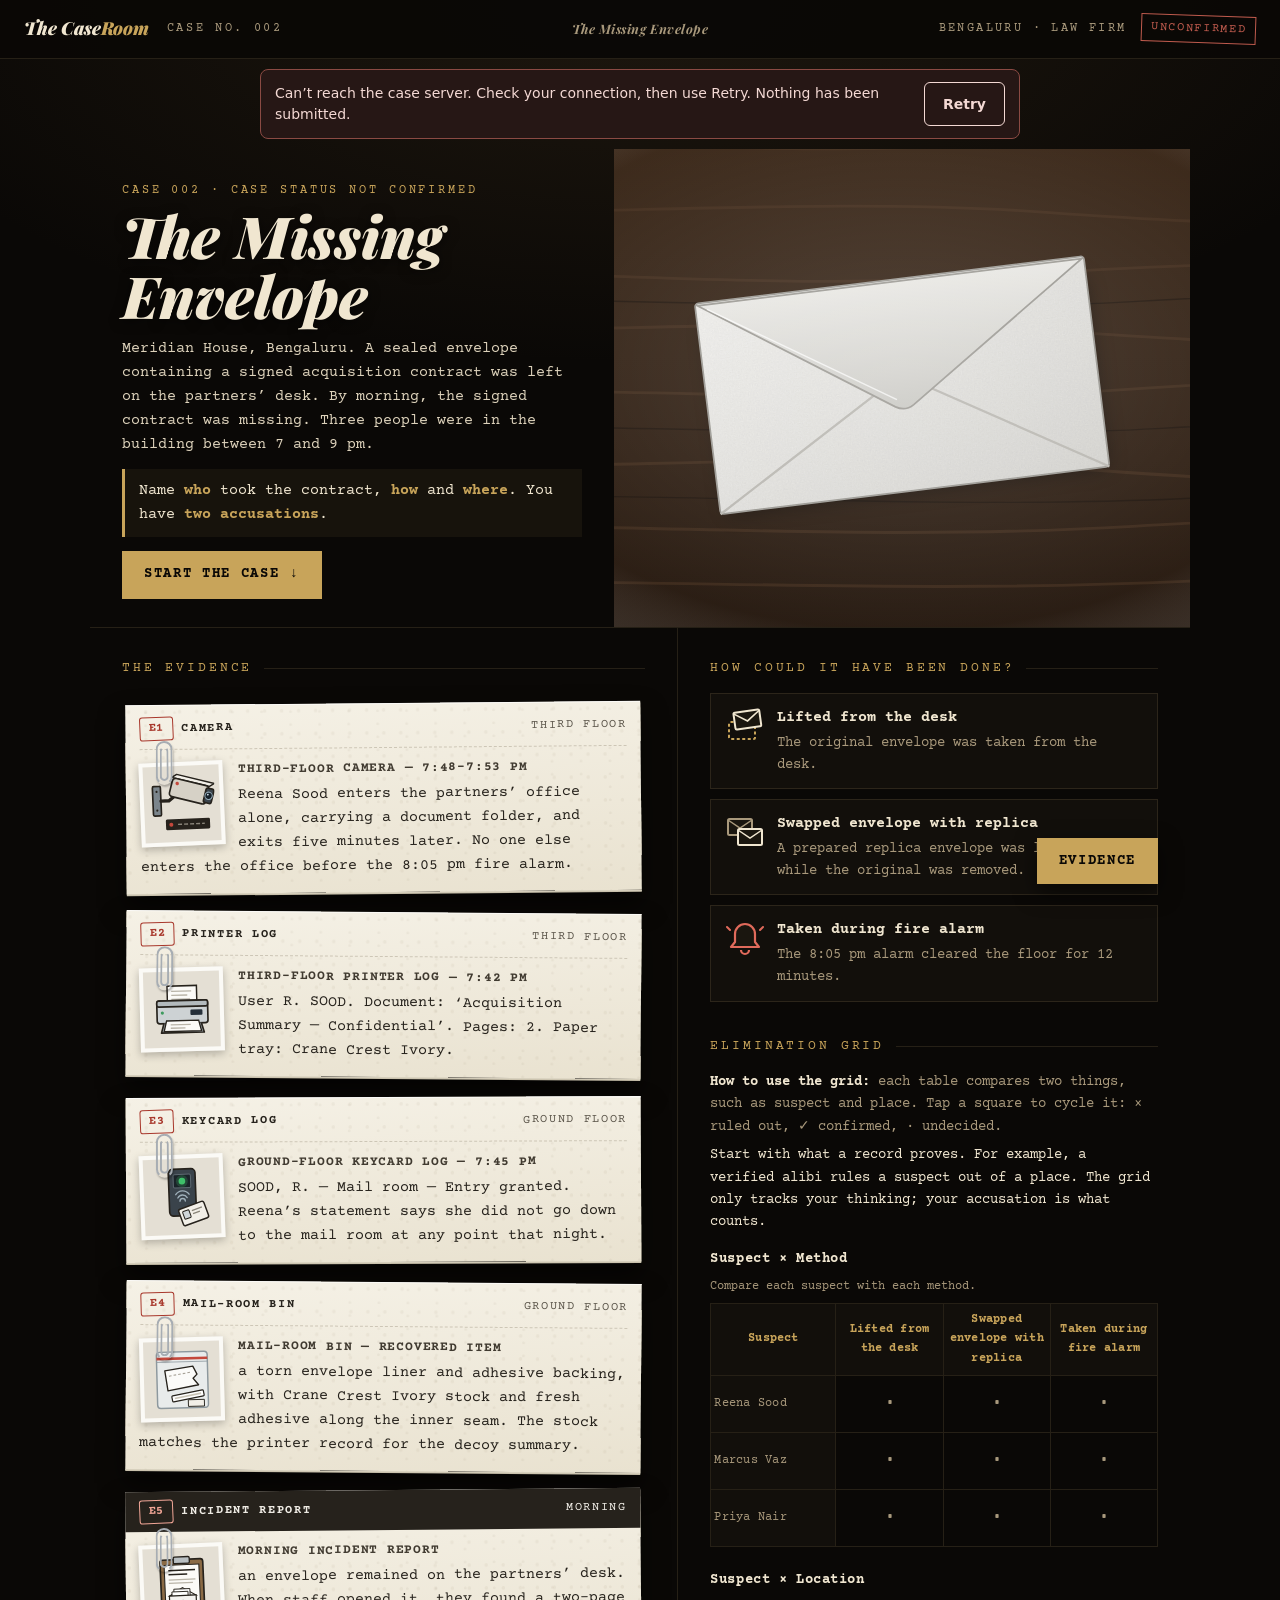
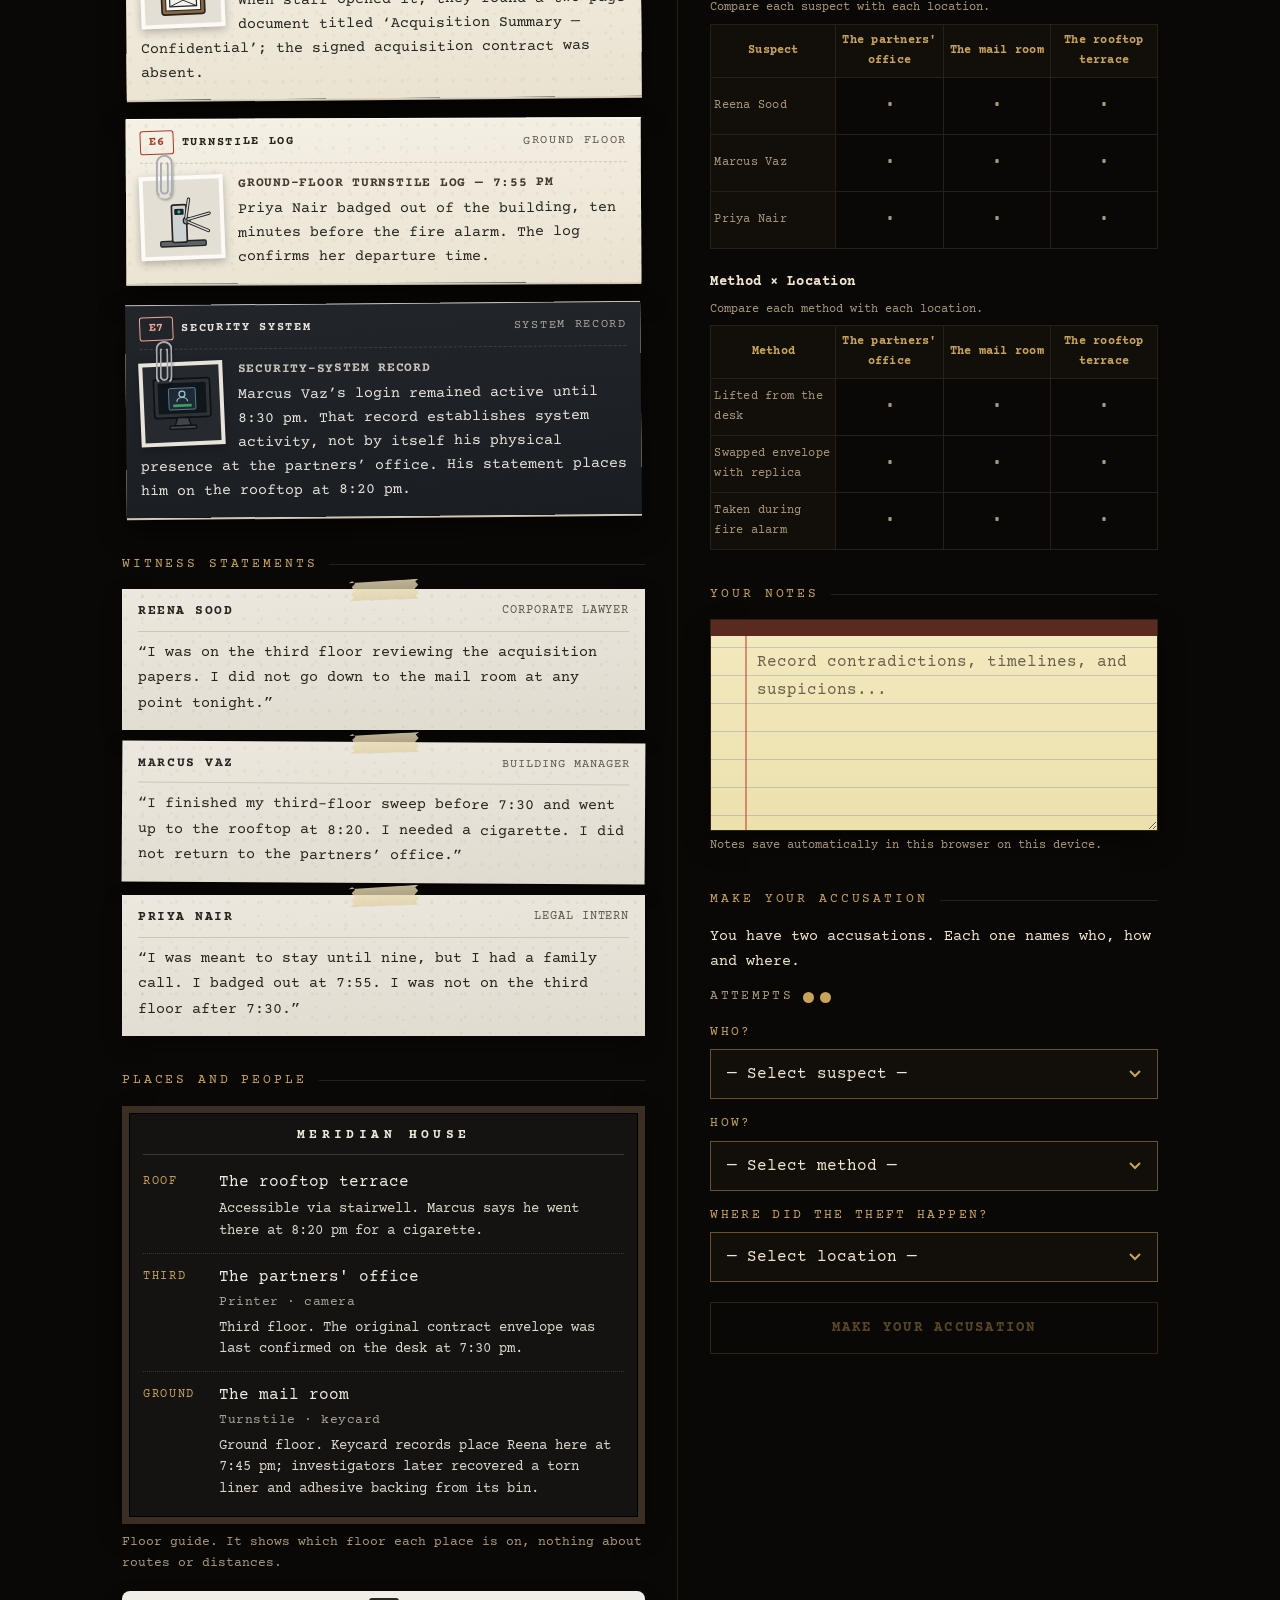
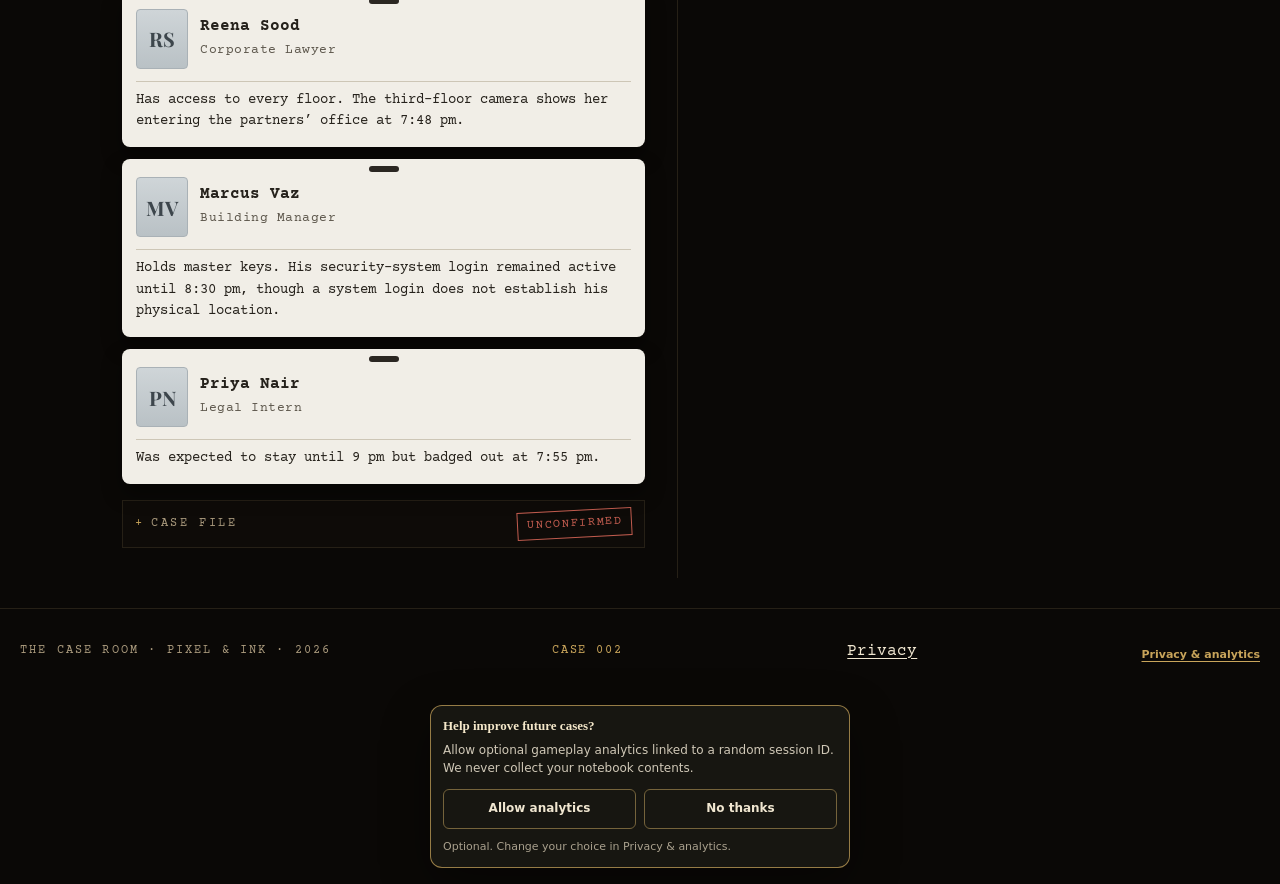
<file: cases/missing-envelope/index.html>
<!DOCTYPE html>
<html lang="en">
<head>
  <meta charset="utf-8">
  <meta name="viewport" content="width=device-width, initial-scale=1, viewport-fit=cover">
  <meta name="description" content="A signed contract in a sealed envelope was gone by morning at a Bengaluru law firm. Three suspects, two accusations. Free to play online, no download.">
  <meta name="theme-color" content="#080604">
  <title>The Missing Envelope: Free Detective Game, Bengaluru</title>
  <meta property="og:type" content="website">
  <meta property="og:site_name" content="The Case Room">
  <meta property="og:url" content="https://thecaseroom.pixelandink.in/cases/missing-envelope/">
  <link rel="canonical" href="https://thecaseroom.pixelandink.in/cases/missing-envelope/">
  <meta property="og:title" content="The Missing Envelope: get it in one?">
  <meta property="og:description" content="A signed contract vanished overnight. Three people had the chance. You get two guesses.">
  <meta property="og:image" content="https://thecaseroom.pixelandink.in/og-missing-envelope-v3.png">
  <meta property="og:image:type" content="image/png">
  <meta property="og:image:width" content="1200">
  <meta property="og:image:height" content="630">
  <meta name="twitter:card" content="summary_large_image">
  <meta name="twitter:title" content="The Missing Envelope: get it in one?">
  <meta name="twitter:description" content="A signed contract vanished overnight. Three people had the chance. You get two guesses.">
  <meta name="twitter:image" content="https://thecaseroom.pixelandink.in/og-missing-envelope-v3.png">
<link rel="stylesheet" href="/fonts/fonts.css">

<style>
  :root {
    --bg: #0a0806;
    --fg: #f0e6d0;
    --fg-mid: #a9997c;
    --fg-low: #262016;
    --gold: #c8a45a;
    --gold-dim: #6a5228;
    --red: #e06a5b;
    --card-bg: #120f0b;
    --card-border: #2c251a;
    --paper: #f1eee7;
    --paper-2: #e4dfd4;
    --ink: #26221c;
    --ink-mid: #5d574c;
    --rule: #cdc6b6;
    color-scheme: dark;
  }
  * { box-sizing: border-box; margin: 0; padding: 0; }
  [hidden] { display: none !important; }
  .visually-hidden {
    position: absolute; width: 1px; height: 1px; padding: 0; margin: -1px;
    overflow: hidden; clip: rect(0, 0, 0, 0); clip-path: inset(50%); white-space: nowrap; border: 0;
  }
  button:focus-visible, a:focus-visible, select:focus-visible, summary:focus-visible {
    outline: 2px solid var(--gold); outline-offset: 3px;
  }
  html { scroll-padding-top: 16px; }
  body {
    background:
      radial-gradient(90% 520px at 50% 0%, rgba(120, 92, 52, 0.18), transparent 70%),
      var(--bg);
    color: var(--fg);
    font-family: 'Courier Prime', 'Courier New', monospace;
    line-height: 1.65;
    min-height: 100vh;
  }

  /* TOP BAR */
  .top-bar {
    padding: 14px max(24px, 16px);
    display: grid; grid-template-columns: 1fr auto 1fr; align-items: center;
    border-bottom: 1px solid var(--fg-low);
    background: rgba(10, 8, 6, 0.96);
  }
  .bar-left { display: flex; align-items: center; gap: 18px; }
  .bar-center { text-align: center; font-family: 'Playfair Display', serif; font-weight: 700; font-style: italic; font-size: 13px; color: var(--fg-mid); letter-spacing: 0.04em; white-space: nowrap; }
  .bar-right { display: flex; align-items: center; gap: 14px; justify-content: flex-end; }
  .bar-logo { font-family: 'Playfair Display', serif; font-weight: 900; font-style: italic; font-size: 18px; color: var(--fg); text-decoration: none; letter-spacing: -0.01em; }
  .bar-logo em { color: var(--gold); font-style: italic; }
  .bar-label { font-size: 12px; letter-spacing: 0.22em; color: var(--fg-mid); text-transform: uppercase; }
  .bar-place { font-size: 12px; letter-spacing: 0.2em; color: var(--fg-mid); text-transform: uppercase; }
  .bar-stamp, .dossier-stamp {
    font-size: 12px; letter-spacing: 0.14em; color: var(--red); text-transform: uppercase;
    border: 1px solid var(--red); padding: 3px 9px; transform: rotate(2deg); display: inline-block; opacity: 0.85; white-space: nowrap;
  }
  .bar-stamp[data-state="solved"], .dossier-stamp[data-state="solved"] { color: var(--gold); border-color: var(--gold-dim); }
  .bar-stamp[data-state="closed"], .dossier-stamp[data-state="closed"] { color: var(--red); border-color: var(--red); }
  .dossier-stamp { transform: rotate(-3deg); }

  /* OPENING: the sealed envelope on the partners' desk */
  .opening { max-width: 1100px; margin: 0 auto; }
  .scene-wrap { position: relative; }
  .scene { position: relative; height: 196px; overflow: hidden; border-bottom: 1px solid #2c2216; }
  .scene-title { position: absolute; left: 0; right: 0; bottom: 0; padding: 40px 20px 12px; background: linear-gradient(180deg, transparent, rgba(10,8,6,.72) 45%, rgba(10,8,6,.92)); }
  .scene svg { position: absolute; inset: 0; width: 100%; height: 100%; display: block; }
  .opening-text { padding: 14px 20px 0; }
  @media (max-width: 899px) { .scene { height: 150px !important; } .case-setting { margin-top: 4px; } }
  .case-number { font-size: 12px; letter-spacing: 0.24em; color: var(--gold); text-transform: uppercase; margin-bottom: 6px; }
  .case-title {
    font-family: 'Playfair Display', serif; font-weight: 900; font-style: italic;
    font-size: clamp(32px, 8.4vw, 58px); line-height: 1.02; color: var(--fg); text-wrap: balance; text-shadow: 0 2px 12px rgba(0,0,0,.6);
  }
  .case-setting { font-size: 15px; color: #ddd2bb; line-height: 1.6; max-width: 640px; }
  .case-task {
    margin-top: 12px; padding: 10px 14px; max-width: 640px;
    border-left: 3px solid var(--gold); background: rgba(200, 164, 90, 0.07);
    font-size: 15px; line-height: 1.6; color: var(--fg);
  }
  .case-task b { color: var(--gold); }
  .opening-actions { display: flex; flex-wrap: wrap; align-items: flex-start; gap: 10px 12px; margin-top: 14px; }
  .start-btn {
    display: inline-flex; align-items: center; gap: 10px; min-height: 48px; padding: 0 22px;
    background: var(--gold); color: #0a0806; text-decoration: none; font-weight: 700; font-size: 14px;
    letter-spacing: 0.12em; text-transform: uppercase; border: 0;
    transition: filter 0.2s, transform 0.2s;
  }
  .start-btn:hover { filter: brightness(1.08); transform: translateY(-1px); }
  .start-btn:focus-visible { outline: 2px solid var(--fg); outline-offset: 3px; }
  .case-file { margin-top: 16px; border: 1px solid var(--fg-low); background: rgba(17, 14, 10, 0.6); }
  .case-file summary {
    list-style: none; display: flex; align-items: center; justify-content: space-between; gap: 12px;
    min-height: 46px; padding: 0 12px; cursor: pointer; font-size: 14px;
  }
  .case-file summary::-webkit-details-marker { display: none; }
  .case-file .cf-k { font-size: 12px; letter-spacing: 0.22em; color: var(--fg-mid); text-transform: uppercase; }
  .case-file .cf-k::before { content: '+'; display: inline-block; width: 16px; color: var(--gold); }
  .case-file[open] .cf-k::before { content: '−'; }
  .case-file dl { display: grid; grid-template-columns: 1fr 1fr; gap: 10px 16px; padding: 4px 14px 14px; }
  .case-file dt { font-size: 12px; letter-spacing: 0.16em; color: var(--gold); text-transform: uppercase; }
  .case-file dd { font-size: 14px; color: var(--fg); line-height: 1.4; }

  /* LAYOUT */
  .puzzle-layout { display: grid; grid-template-columns: minmax(0, 1fr); max-width: 1100px; margin: 0 auto; }
  .puzzle-left, .puzzle-right { min-width: 0; padding: 26px 20px 8px; }
  .section-label {
    font-size: 13px; letter-spacing: 0.22em; color: var(--gold); text-transform: uppercase;
    margin: 0 0 14px; display: flex; align-items: center; gap: 12px; font-weight: 400;
  }
  .section-label::after { content: ''; flex: 1; height: 1px; background: var(--fg-low); }
  .section-label.spaced { margin-top: 34px; }
  .section-note { font-size: 14px; color: var(--fg-mid); margin: -6px 0 14px; }

  /* RECORDS: each record drawn as the object it is. Paper is neutral grey-white: paper colour is part of the evidence. */
  .records { display: grid; gap: 14px; }
  .record {
    position: relative; background: var(--paper); color: var(--ink);
    padding: 12px 14px 14px; box-shadow: 0 1px 0 rgba(255, 255, 255, 0.5) inset, 0 10px 22px rgba(0, 0, 0, 0.42);
    border: 1px solid transparent; outline: none;
    transition: transform 0.18s ease, box-shadow 0.18s ease, border-color 0.18s ease;
  }
  .record:hover { transform: translateY(-2px); border-color: var(--gold); box-shadow: 0 16px 28px rgba(0, 0, 0, 0.5); }
  .record:focus-visible { border-color: var(--gold); box-shadow: 0 0 0 3px rgba(200, 164, 90, 0.55), 0 16px 28px rgba(0, 0, 0, 0.5); }
  .record-head { display: flex; align-items: center; justify-content: space-between; gap: 10px; margin-bottom: 10px; padding-bottom: 8px; border-bottom: 1px dashed var(--rule); }
  .record-tag {
    display: inline-flex; align-items: center; gap: 8px; font-size: 12px; letter-spacing: 0.14em;
    text-transform: uppercase; color: var(--ink); font-weight: 700;
  }
  .record-tag .tag-no { display: inline-grid; place-items: center; min-width: 34px; height: 24px; padding: 0 6px; background: var(--ink); color: var(--paper); letter-spacing: 0.06em; }
  .record-where { font-size: 12px; letter-spacing: 0.14em; text-transform: uppercase; color: var(--ink-mid); text-align: right; }
  .record-body { display: flow-root; }
  .record-art { float: left; width: 84px; aspect-ratio: 1 / 1; margin: 2px 14px 6px 0; background: var(--paper-2); border: 1px solid #d3cdbf; display: grid; place-items: center; }
  .record-art svg { width: 88%; height: 88%; display: block; }
  .record-text { font-size: 15px; line-height: 1.6; color: var(--ink); }
  .record-text strong { display: block; font-size: 13px; letter-spacing: 0.06em; text-transform: uppercase; margin-bottom: 3px; color: #403a30; }
  .record.dark { background: #1d2024; color: #e8e4dc; }
  .record.dark .record-head { border-bottom-color: #3a3f45; }
  .record.dark .record-tag { color: #e8e4dc; } .record.dark .record-tag .tag-no { background: #e8e4dc; color: #1d2024; }
  .record.dark .record-where { color: #a8a39a; }
  .record.dark .record-art { background: #262a2f; border-color: #3a3f45; }
  .record.dark .record-text { color: #e8e4dc; } .record.dark .record-text strong { color: #c9c4ba; }
  .record.report .record-head { background: var(--ink); margin: -12px -14px 10px; padding: 8px 14px; border-bottom: 0; }
  .record.report .record-tag, .record.report .record-where { color: var(--paper); }
  .record.report .record-tag .tag-no { background: var(--paper); color: var(--ink); }

  /* STATEMENTS: typed witness sheets */
  .statement-list { display: grid; gap: 12px; }
  .statement { background: #e7e3da; color: var(--ink); padding: 0 16px 14px; box-shadow: 0 8px 18px rgba(0, 0, 0, 0.35); position: relative; }
  .statement::before { content: ''; position: absolute; left: 50%; top: -6px; width: 44px; height: 12px; background: rgba(200, 190, 160, 0.55); transform: translateX(-50%) rotate(-2deg); }
  .statement-name { display: flex; justify-content: space-between; gap: 10px; padding: 12px 0 8px; margin-bottom: 8px; border-bottom: 1px solid var(--rule); font-size: 13px; font-weight: 700; letter-spacing: 0.12em; text-transform: uppercase; }
  .statement-name small { font-weight: 400; letter-spacing: 0.08em; color: var(--ink-mid); font-size: 12px; }
  .statement-text { font-size: 15px; line-height: 1.7; color: var(--ink); }
  .statement-text::before { content: '\201C'; } .statement-text::after { content: '\201D'; }

  /* PLACES: Meridian House floor guide (schematic) */
  .floor-guide { background: #141311; border: 7px solid #3a2f22; box-shadow: inset 0 0 0 1px #000, 0 10px 22px rgba(0, 0, 0, 0.4); padding: 12px 14px 6px; }
  .floor-guide h3 { text-align: center; font-size: 13px; letter-spacing: 0.34em; text-transform: uppercase; color: #efe9dc; font-weight: 700; padding-bottom: 8px; margin-bottom: 4px; border-bottom: 1px solid #3a3833; }
  .floor-row { display: grid; grid-template-columns: 64px minmax(0, 1fr); gap: 2px 12px; padding: 10px 0; border-bottom: 1px dotted #3a3833; }
  .floor-row:last-child { border-bottom: 0; }
  .floor-lv { color: var(--gold); font-size: 12px; letter-spacing: 0.14em; text-transform: uppercase; padding-top: 3px; }
  .floor-name { color: #f2ede2; font-size: 16px; }
  .floor-dev { grid-column: 2; font-size: 13px; color: #a9a397; letter-spacing: 0.04em; }
  .floor-detail { grid-column: 2; font-size: 14px; color: #ddd7cb; line-height: 1.55; margin-top: 2px; }
  .guide-note { font-size: 13px; color: var(--fg-mid); margin: 8px 0 0; }

  /* PEOPLE: staff badges */
  .people { display: grid; gap: 12px; margin-top: 16px; }
  .badge { position: relative; display: grid; grid-template-columns: 52px minmax(0, 1fr); gap: 4px 12px; background: var(--paper); color: var(--ink); border-radius: 8px; padding: 18px 14px 14px; box-shadow: 0 10px 20px rgba(0, 0, 0, 0.38); }
  .badge::before { content: ''; position: absolute; top: 7px; left: 50%; width: 30px; height: 6px; border-radius: 3px; background: #2b2722; transform: translateX(-50%); }
  .badge-mono { grid-row: 1 / span 2; width: 52px; height: 60px; border-radius: 4px; background: linear-gradient(180deg, #cfd5d8, #b9c1c5); color: #3d464c; display: grid; place-items: center; font-family: 'Playfair Display', serif; font-weight: 700; font-size: 20px; border: 1px solid #a9b1b6; }
  .badge-name { font-weight: 700; font-size: 16px; line-height: 1.25; align-self: end; }
  .badge-role { font-size: 13px; color: var(--ink-mid); letter-spacing: 0.04em; }
  .badge-detail { grid-column: 1 / -1; border-top: 1px solid var(--rule); margin-top: 8px; padding-top: 8px; font-size: 14px; line-height: 1.55; }

  /* SOLVING */
  .options { display: grid; gap: 10px; margin-bottom: 18px; }
  .option { display: grid; grid-template-columns: 40px minmax(0, 1fr); gap: 2px 12px; padding: 12px 14px; background: var(--card-bg); border: 1px solid var(--card-border); }
  .option svg { grid-row: 1 / span 2; width: 40px; height: 40px; }
  .option-name { font-weight: 700; color: var(--fg); font-size: 15px; }
  .option-detail { font-size: 14px; color: var(--fg-mid); line-height: 1.55; }
  .grid-guide { color: var(--fg-mid); font-size: 14px; line-height: 1.6; margin: 0 0 14px; }
  .grid-guide strong { color: var(--fg); font-weight: 700; }
  .grid-legend { margin-top: 6px; color: var(--fg); }
  .grid-legend .cross { color: var(--red); font-weight: 700; }
  .grid-legend .tick { color: var(--gold); font-weight: 700; }
  .grid-help { margin-top: 8px; }
  .grid-help summary { color: var(--gold); cursor: pointer; width: fit-content; min-height: 36px; display: flex; align-items: center; }
  .grid-help p { margin-top: 6px; }
  .elim-grids { display: flex; flex-direction: column; gap: 22px; margin-bottom: 32px; }
  .grid-panel { min-width: 0; }
  .grid-panel-title { font-size: 14px; color: var(--fg); margin-bottom: 6px; letter-spacing: 0.04em; }
  .grid-wrap { overflow-x: auto; -webkit-overflow-scrolling: touch; max-width: 100%; }
  .elim-grid { border-collapse: collapse; font-size: 13px; width: 100%; table-layout: fixed; }
  .elim-grid caption { text-align: left; color: var(--fg-mid); font-size: 12px; margin-bottom: 6px; }
  .elim-grid th, .elim-grid td { border: 1px solid var(--fg-low); padding: 6px 3px; text-align: center; vertical-align: middle; overflow-wrap: anywhere; }
  .elim-grid th { color: var(--gold); font-weight: 700; background: var(--card-bg); font-size: 12px; letter-spacing: 0.02em; }
  .elim-grid thead th:first-child { width: 28%; }
  .elim-grid th[scope="row"] { text-align: left; color: var(--fg-mid); font-weight: 400; }
  .grid-cell {
    appearance: none; position: relative; isolation: isolate; display: block; width: 100%; min-width: 44px; min-height: 44px;
    padding: 4px; border: 0; border-radius: 2px; background: transparent; color: var(--fg-mid);
    font: 700 20px/1 'Courier Prime', monospace; cursor: pointer;
    transition: transform 0.12s ease, color 0.15s ease, background-color 0.15s ease;
  }
  .grid-cell:hover { background: #1a1610; }
  .grid-cell:active { transform: scale(0.94); }
  .grid-cell[data-state="1"] { color: var(--red); background: rgba(224, 106, 91, 0.035); }
  .grid-cell[data-state="1"]::after { content: ''; position: absolute; left: 12%; right: 12%; top: 50%; height: 2px; border-radius: 2px; background: var(--red); transform: rotate(-32deg); pointer-events: none; }
  .grid-cell[data-state="2"] { color: var(--gold); background: rgba(200, 164, 90, 0.08); }
  .grid-cell.just-changed { animation: grid-state-pulse 0.2s ease-out; }
  @keyframes grid-state-pulse { 0% { transform: scale(0.94); background-color: rgba(200, 164, 90, 0.2); } 100% { transform: scale(1); background-color: transparent; } }
  .grid-cell:focus-visible { outline: 2px solid var(--gold); outline-offset: -3px; }

  #investigator-notes {
    display: block; width: 100%; min-height: 140px; margin: 0; padding: 14px 16px;
    background: var(--card-bg); border: 1px solid var(--card-border); border-radius: 0;
    color: var(--fg); font: inherit; font-size: 16px; line-height: 1.7; resize: vertical;
  }
  #investigator-notes::placeholder { color: var(--fg-mid); opacity: 0.85; }
  #investigator-notes:focus { border-color: var(--gold); outline: 2px solid var(--gold-dim); outline-offset: 2px; }
  .notes-status { margin: 6px 0 30px; color: var(--fg-mid); font-size: 12px; line-height: 1.5; }

  .accuse-intro { font-size: 15px; color: var(--fg); margin-bottom: 12px; }
  .accuse-form { display: flex; flex-direction: column; gap: 14px; }
  .accuse-row { display: flex; flex-direction: column; gap: 6px; }
  .accuse-label { font-size: 13px; letter-spacing: 0.18em; color: var(--gold); text-transform: uppercase; }
  .accuse-select {
    appearance: none; -webkit-appearance: none; width: 100%; min-height: 50px; padding: 12px 40px 12px 16px;
    background: var(--card-bg) url("data:image/svg+xml,%3Csvg xmlns='http://www.w3.org/2000/svg' width='12' height='8'%3E%3Cpath d='M1 1l5 5 5-5' fill='none' stroke='%23c8a45a' stroke-width='2'/%3E%3C/svg%3E") no-repeat right 16px center;
    border: 1px solid var(--gold-dim); color: var(--fg); font-family: 'Courier Prime', monospace; font-size: 16px; cursor: pointer; transition: border-color 0.2s;
  }
  .accuse-select:focus { border-color: var(--gold); }
  .accuse-btn {
    margin-top: 6px; padding: 16px; min-height: 52px; border: 1px solid var(--gold-dim); background: transparent; color: var(--gold);
    font-family: 'Courier Prime', monospace; font-size: 14px; font-weight: 700; letter-spacing: 0.16em; text-transform: uppercase;
    cursor: pointer; position: relative; overflow: hidden; transition: color 0.3s;
  }
  .accuse-btn::before { content: ''; position: absolute; inset: 0; background: var(--gold); transform: translateX(-101%); transition: transform 0.3s ease; z-index: 0; }
  .accuse-btn:hover:not(:disabled) { color: var(--bg); border-color: var(--gold); }
  .accuse-btn:hover:not(:disabled)::before { transform: translateX(0); }
  .accuse-btn:disabled { opacity: .4; cursor: not-allowed; }
  .accuse-btn span { position: relative; z-index: 1; }
  .tries-row { display: flex; align-items: center; gap: 10px; margin-bottom: 14px; }
  .tries-label { font-size: 13px; letter-spacing: 0.18em; color: var(--fg-mid); text-transform: uppercase; }
  .tries-pips { display: flex; gap: 6px; }
  .pip { width: 11px; height: 11px; border-radius: 50%; background: var(--gold); transition: background 0.3s; }
  .pip.used { background: var(--red); }
  .pip.gone { background: var(--fg-low); }

  /* EVIDENCE BAR + SHEET (native modal dialog: Escape closes, focus stays inside, the page behind is inert) */
  .evidence-bar {
    position: sticky; bottom: 0; z-index: 30; margin: 26px -20px 0;
    display: flex; align-items: center; gap: 12px; padding: 10px 20px calc(10px + env(safe-area-inset-bottom, 0px));
    background: rgba(10, 8, 6, 0.96); border-top: 1px solid var(--gold-dim);
  }
  .evidence-bar span { flex: 1; font-size: 13px; color: var(--fg-mid); line-height: 1.4; }
  .evidence-open { min-height: 46px; padding: 0 22px; background: var(--gold); color: #0a0806; border: 0; font: inherit; font-weight: 700; font-size: 14px; letter-spacing: 0.12em; text-transform: uppercase; cursor: pointer; }
  .evidence-open:focus-visible { outline: 2px solid var(--fg); outline-offset: 3px; }
  dialog.sheet {
    margin: auto 0 0; width: 100%; max-width: 100%; max-height: 86vh; padding: 0; border: 0; border-top: 2px solid var(--gold);
    background: var(--bg); color: var(--fg); box-shadow: 0 -18px 50px rgba(0, 0, 0, 0.7);
  }
  dialog.sheet::backdrop { background: rgba(0, 0, 0, 0.62); }
  .sheet-head { position: sticky; top: 0; z-index: 2; display: flex; align-items: center; justify-content: space-between; gap: 10px; padding: 10px 20px; background: var(--bg); border-bottom: 1px solid var(--fg-low); }
  .sheet-head h2 { font-size: 14px; letter-spacing: 0.24em; text-transform: uppercase; color: var(--gold); font-weight: 400; }
  .sheet-close { min-height: 44px; padding: 0 16px; background: transparent; border: 1px solid var(--gold-dim); color: var(--fg); font: inherit; font-size: 14px; cursor: pointer; }
  .sheet-jump { display: flex; flex-wrap: wrap; gap: 8px; padding: 12px 20px 0; }
  .sheet-jump a { display: inline-flex; align-items: center; min-height: 40px; padding: 0 12px; border: 1px solid var(--fg-low); color: var(--fg); text-decoration: none; font-size: 13px; }
  .sheet-jump a:hover { border-color: var(--gold-dim); color: var(--gold); }
  .sheet-body { padding: 14px 20px 26px; }
  .sheet-body .section-label { margin-top: 22px; }
  .sheet-body .section-label:first-child { margin-top: 4px; }

  /* VERDICT + SHARE (behaviour unchanged) */
  #verdict { display: none; margin-top: 24px; padding: 22px; border: 1px solid var(--card-border); background: var(--card-bg); }
  #verdict.correct { border-color: var(--gold); }
  #verdict.wrong { border-color: var(--red); }
  #verdict.cold { border-color: var(--fg-low); }
  .verdict-headline { font-family: 'Playfair Display', serif; font-style: italic; font-size: 22px; margin-bottom: 10px; }
  #verdict.correct .verdict-headline { color: var(--gold); }
  #verdict.wrong .verdict-headline { color: var(--red); }
  #verdict.cold .verdict-headline { color: var(--fg-mid); }
  .verdict-body { font-size: 16px; color: var(--fg-mid); line-height: 1.8; }
  .share-block { display: none; margin-top: 20px; padding-top: 20px; border-top: 1px solid var(--fg-low); }
  .share-block.visible { display: block; }
  .next-case-nav { display: flex; flex-wrap: wrap; align-items: center; gap: 12px 20px; margin-top: 18px; padding-top: 16px; border-top: 1px dashed var(--fg-low); }
  .next-case-link { position: relative; display: grid; gap: 2px; min-height: 48px; padding: 10px 40px 10px 14px; border: 1px solid rgba(200,164,90,.45); color: var(--fg); text-decoration: none; }
  .next-case-link::after { content: ''; position: absolute; right: 16px; top: 50%; width: 8px; height: 8px; border-top: 2px solid var(--gold); border-right: 2px solid var(--gold); transform: translateY(-50%) rotate(45deg); }
  .next-case-link:hover { border-color: var(--gold); }
  .nc-k { font-family: 'Courier Prime', monospace; font-size: 12px; letter-spacing: .16em; text-transform: uppercase; color: var(--gold); }
  .nc-t { font-family: 'Playfair Display', serif; font-style: italic; font-weight: 700; font-size: 18px; line-height: 1.2; }
  .all-cases-link { display: inline-flex; align-items: center; min-height: 44px; color: var(--fg); font-size: 14px; text-decoration: underline; text-underline-offset: 4px; }
  .next-case-link:focus-visible, .all-cases-link:focus-visible { outline: 2px solid var(--gold); outline-offset: 3px; }
  .stamp-card { background: var(--bg); border: 1px solid var(--fg-low); padding: 16px 18px; font-size: 14px; letter-spacing: 0.08em; color: var(--fg-mid); line-height: 1.9; min-height: 112px; margin-bottom: 12px; user-select: all; position: relative; overflow: hidden; }
  .outcome-stamp { position: absolute; inset: 0; display: flex; align-items: center; justify-content: center; pointer-events: none; z-index: 10; }
  .outcome-stamp-inner { display: inline-flex; flex-direction: column; align-items: center; justify-content: center; padding: 7px 16px 6px; border: 3px solid #e06a5b; border-radius: 2px; position: relative; opacity: 0; transform: scale(2.2) rotateX(-25deg) translateY(-20px); filter: url(#stamp-worn); }
  .outcome-stamp-inner::before { content: ''; position: absolute; inset: 3px; border: 1.5px solid rgba(224,106,91,0.7); border-radius: 1px; pointer-events: none; }
  .outcome-stamp-inner .sl1, .outcome-stamp-inner .sl2 { font-family: 'Playfair Display', serif; font-weight: 900; font-style: italic; font-size: 22px; color: #e06a5b; letter-spacing: 0.1em; line-height: 1.05; text-shadow: 1px 1px 0 #8b1a10; }
  .outcome-stamp-inner .ssub { font-size: 7px; letter-spacing: 0.45em; color: rgba(224,106,91,0.9); text-transform: uppercase; margin-top: 3px; }
  .outcome-stamp-inner.solved { --end-rot: -3deg; }
  .outcome-stamp-inner.closed { --end-rot: 2deg; }
  @keyframes ostamp-slam-neg3 { 0% { opacity: 0; transform: rotate(-3deg) scale(2.2) rotateX(-25deg) translateY(-20px); } 52% { opacity: 0.92; transform: rotate(-3deg) scale(0.90) rotateX(0deg) translateY(0); } 68% { opacity: 0.92; transform: rotate(-3deg) scale(1.05) rotateX(0deg); } 80% { opacity: 0.92; transform: rotate(-3deg) scale(0.97); } 100% { opacity: 0.92; transform: rotate(-3deg) scale(1.00); } }
  @keyframes ostamp-slam-pos2 { 0% { opacity: 0; transform: rotate(2deg) scale(2.2) rotateX(-25deg) translateY(-20px); } 52% { opacity: 0.92; transform: rotate(2deg) scale(0.90) rotateX(0deg) translateY(0); } 68% { opacity: 0.92; transform: rotate(2deg) scale(1.05) rotateX(0deg); } 80% { opacity: 0.92; transform: rotate(2deg) scale(0.97); } 100% { opacity: 0.92; transform: rotate(2deg) scale(1.00); } }
  @keyframes ostamp-ring { 0% { opacity: 0.5; transform: scale(0.92); } 100% { opacity: 0; transform: scale(1.6); } }
  .outcome-stamp-inner.solved.slam { animation: ostamp-slam-neg3 0.52s cubic-bezier(0.22,1,0.36,1) forwards; }
  .outcome-stamp-inner.closed.slam { animation: ostamp-slam-pos2 0.52s cubic-bezier(0.22,1,0.36,1) forwards; }
  .ostamp-ring { position: absolute; inset: -6px; border: 2px solid rgba(224,106,91,0.65); border-radius: 2px; opacity: 0; pointer-events: none; }
  .ostamp-ring.pulse { animation: ostamp-ring 0.4s ease-out 0.46s forwards; }
  .wrong-stamp-wrap { display: flex; align-items: center; justify-content: center; margin: 16px 0 0; pointer-events: none; }
  .wrong-stamp-inner { display: inline-flex; flex-direction: column; align-items: center; justify-content: center; padding: 7px 18px 6px; border: 3px dashed #e06a5b; border-radius: 2px; position: relative; opacity: 0; transform: scale(2.2) rotateX(-25deg) translateY(-20px); filter: url(#stamp-worn); }
  .wrong-stamp-inner .sl1 { font-family: 'Playfair Display', serif; font-weight: 900; font-style: italic; font-size: 22px; color: #e06a5b; letter-spacing: 0.12em; line-height: 1.05; text-shadow: 1px 1px 0 #8b1a10; }
  .wrong-stamp-inner .ssub { font-size: 7px; letter-spacing: 0.45em; color: rgba(224,106,91,0.9); text-transform: uppercase; margin-top: 3px; }
  @keyframes wstamp-slam { 0% { opacity: 0; transform: scale(2.2) rotateX(-25deg) translateY(-20px); } 52% { opacity: 0.92; transform: scale(0.90) rotateX(0deg) translateY(0); } 68% { opacity: 0.92; transform: scale(1.05) rotateX(0deg); } 80% { opacity: 0.92; transform: scale(0.97); } 100% { opacity: 0.92; transform: scale(1.00); } }
  @keyframes wstamp-fadeout { 0% { opacity: 0.92; } 100% { opacity: 0; } }
  .wrong-stamp-inner.slam { animation: wstamp-slam 0.52s cubic-bezier(0.22,1,0.36,1) forwards, wstamp-fadeout 0.4s ease-in 2.02s forwards; }
  .share-btn { min-height: 44px; padding: 10px 20px; border: 1px solid var(--gold-dim); background: transparent; color: var(--gold); font-family: 'Courier Prime', monospace; font-size: 12px; letter-spacing: 0.24em; text-transform: uppercase; cursor: pointer; transition: background 0.2s, color 0.2s; }
  .share-btn:hover { background: var(--gold); color: var(--bg); }
  .share-confirm { font-size: 12px; color: var(--gold); letter-spacing: 0.15em; margin-left: 12px; opacity: 0; transition: opacity 0.3s; }
  .share-confirm.show { opacity: 1; }

  .foot { padding: 20px; display: flex; justify-content: space-between; align-items: center; border-top: 1px solid var(--fg-low); flex-wrap: wrap; gap: 10px; margin-top: 30px; }
  .foot-text { font-size: 12px; letter-spacing: 0.18em; color: var(--fg-mid); text-transform: uppercase; }
  .foot-num { font-size: 12px; letter-spacing: 0.16em; color: var(--gold); text-transform: uppercase; }

  @media (prefers-reduced-motion: reduce) {
    .record, .grid-cell, .start-btn, .accuse-btn, .accuse-btn::before { transition: none !important; }
    .record:hover, .start-btn:hover { transform: none !important; }
    .grid-cell:active { transform: none !important; }
    .grid-cell.just-changed { animation: none !important; }
    .outcome-stamp-inner, .outcome-stamp-inner.slam { animation: none !important; opacity: 0.92 !important; transform: rotate(var(--end-rot, 0deg)) !important; }
    .wrong-stamp-inner, .wrong-stamp-inner.slam { animation: none !important; opacity: 0.92 !important; transform: none !important; }
  }

  /* PHONES */
  @media (max-width: 700px) {
    .top-bar { padding: 12px 16px; grid-template-columns: minmax(0, 1fr) auto; gap: 4px 12px; }
    .bar-center, .bar-place { display: none; }
    .bar-left { gap: 10px; flex-wrap: wrap; }
  }
  @media (max-width: 359px) {
    .scene { height: 214px; }
    .case-title { font-size: 30px; }
    .case-number { font-size: 12px; letter-spacing: .08em; }
    .scene-title { padding: 30px 14px 10px; }
    .opening-text, .puzzle-left, .puzzle-right { padding-left: 14px; padding-right: 14px; }
    .evidence-bar { margin-left: -14px; margin-right: -14px; padding-left: 14px; padding-right: 14px; }
    .record-art { width: 70px; margin-right: 12px; }
    .record-tag, .record-where { letter-spacing: 0.06em; }
    .case-file dl { grid-template-columns: 1fr; }
  }

  /* TABLET AND DESKTOP: evidence beside the solving tools */
  @media (min-width: 760px) {
    .scene { height: 260px; }
    .scene-title { padding: 40px 28px 16px; }
    .opening-text { padding: 18px 28px 0; }
    .records { grid-template-columns: 1fr 1fr; }
    .people { grid-template-columns: repeat(3, minmax(0, 1fr)); }
    .badge { grid-template-columns: 1fr; text-align: center; justify-items: center; }
    .badge-mono { grid-row: auto; }
    .badge-name { align-self: auto; }
  }
  @media (min-width: 1000px) {
    .opening { display: grid; grid-template-columns: minmax(0, 1fr) minmax(0, 1.1fr); grid-template-areas: 'title scene' 'text scene'; grid-template-rows: auto 1fr; border-bottom: 1px solid var(--fg-low); }
    .scene-wrap { display: contents; }
    .scene { grid-area: scene; height: auto; min-height: 360px; border-bottom: 0; }
    .scene-title { grid-area: title; position: static; background: none; padding: 32px 32px 0; }
    .opening-text { grid-area: text; padding: 12px 32px 28px; }
    .puzzle-layout { grid-template-columns: minmax(0, 1.15fr) minmax(0, 1fr); gap: 0; }
    .puzzle-left { border-right: 1px solid var(--fg-low); padding: 30px 32px; }
    .puzzle-right { padding: 30px 32px; }
    .records { grid-template-columns: 1fr; }
    .people { grid-template-columns: 1fr; }
    .badge { grid-template-columns: 52px minmax(0, 1fr); text-align: left; justify-items: stretch; }
    .badge-mono { grid-row: 1 / span 2; }
    .badge-name { align-self: end; }
    .evidence-bar { margin: 26px 0 0; padding: 0 0 16px; justify-content: flex-end; background: transparent; border-top: 0; pointer-events: none; }
    .evidence-bar span { display: none; }
    .evidence-open { pointer-events: auto; box-shadow: 0 8px 22px rgba(0,0,0,.55); }
    dialog.sheet { margin: auto; width: min(720px, 92vw); max-height: 86vh; border: 1px solid var(--gold-dim); }
  }
</style>
<style id="evidence-kit">
/* Evidence kit (The Missing Envelope): evidence becomes physical; the elimination grid, form controls and reading text stay flat. CSS only. */
:root { --kit-stamp: #a8382c; --kit-clip: #a7adb3; --kit-pad: #f3e9bf; --kit-pad-2: #ece0ad; --kit-pad-rule: rgba(64,104,160,.26); --kit-pad-margin: rgba(196,64,52,.55);
  --kit-grain: radial-gradient(circle at 20% 30%, rgba(110,90,50,.06) 0 1.4px, transparent 2.2px) 0 0 / 17px 23px, radial-gradient(circle at 70% 60%, rgba(80,60,30,.05) 0 1px, transparent 1.8px) 0 0 / 29px 13px; }

/* Evidence records: paper sheets, clipped, slightly askew; square again on hover or focus */
.records { gap: 20px; padding: 10px 4px 4px; }
.record { background: var(--kit-grain), linear-gradient(176deg, #f5f1e6, #e9e2d0); border: 0;
  box-shadow: inset 0 1px 0 rgba(255,255,255,.7), 0 1px 0 #d6cfbc, 0 2px 0 #c9c1ac, 0 14px 26px rgba(0,0,0,.55); transform: rotate(-.5deg); }
.record:nth-child(even) { transform: rotate(.45deg); }
.record:nth-child(3n) { transform: rotate(-.2deg); }
.record:hover, .record:focus-visible { transform: none; }
.record.dark { background: linear-gradient(176deg, #22262b, #1a1d21); }
.record::before, .record::after { content: ''; position: absolute; z-index: 3; pointer-events: none; border: 2.5px solid var(--kit-clip); border-radius: 9px; }
.record::before { left: 30px; top: 36px; width: 13px; height: 40px; border-bottom-color: transparent; box-shadow: 1px 2px 2px rgba(0,0,0,.25); }
.record::after { left: 34px; top: 42px; width: 5px; height: 30px; border-top-color: transparent; border-radius: 5px; }
.record-tag .tag-no { background: transparent; color: var(--kit-stamp); border: 1.5px solid var(--kit-stamp); border-radius: 3px; transform: rotate(-2deg); font-weight: 700; }
.record.dark .record-tag .tag-no, .record.report .record-tag .tag-no { background: transparent; color: #f0a596; border-color: #f0a596; }
.record-art { border: 4px solid #fbfaf6; box-shadow: 0 3px 8px rgba(0,0,0,.25); transform: rotate(-2deg); }
.record.dark .record-art { border-color: #e8e4dc; }

/* Witness statements: torn tape, faint grain */
.statement { background: var(--kit-grain), linear-gradient(176deg, #ece8df, #e0dbcf); }
.statement:nth-child(even) { transform: rotate(.35deg); }
.statement::before { width: 70px; height: 20px; top: -9px; background: linear-gradient(180deg, rgba(240,228,190,.78), rgba(222,206,160,.7)); box-shadow: 0 1px 2px rgba(0,0,0,.25);
  clip-path: polygon(0 10%, 5% 0, 9% 14%, 4% 30%, 8% 50%, 3% 68%, 7% 86%, 0 100%, 100% 100%, 95% 84%, 100% 66%, 94% 48%, 99% 30%, 95% 12%, 100% 0); }

/* Notes: a yellow legal pad; the lines follow the text */
#investigator-notes { color: #1f2023; border-color: rgba(90,70,30,.45); line-height: 28px; padding-left: 46px;
  background: linear-gradient(90deg, transparent 34px, var(--kit-pad-margin) 34px 36px, transparent 36px), repeating-linear-gradient(180deg, transparent 0 27px, var(--kit-pad-rule) 27px 28px), linear-gradient(180deg, var(--kit-pad), var(--kit-pad-2));
  background-attachment: local; box-shadow: 0 12px 24px rgba(0,0,0,.45), inset 0 18px 0 -2px #5a2a20; padding-top: 28px; }
#investigator-notes::placeholder { color: #6a624a; opacity: 1; }
@media (max-width: 600px) { #investigator-notes { padding-left: 28px; background: linear-gradient(90deg, transparent 16px, var(--kit-pad-margin) 16px 18px, transparent 18px), repeating-linear-gradient(180deg, transparent 0 27px, var(--kit-pad-rule) 27px 28px), linear-gradient(180deg, var(--kit-pad), var(--kit-pad-2)); background-attachment: local; } }

/* Verdict: the headline lands as a rubber stamp */
#verdict .verdict-headline { display: inline-block; font-family: 'Courier Prime', monospace; font-style: normal; font-weight: 700; letter-spacing: .06em; font-size: 21px;
  padding: 7px 16px 5px; border: 3px double currentColor; border-radius: 4px; transform: rotate(-3deg); margin: 4px 0 18px 4px;
  -webkit-mask-image: radial-gradient(circle at 30% 40%, #000 0 58%, rgba(0,0,0,.72) 59% 61%, #000 62%), repeating-linear-gradient(17deg, #000 0 5px, rgba(0,0,0,.78) 5px 6px);
  -webkit-mask-composite: source-in; mask-composite: intersect; }
@media (prefers-reduced-motion: reduce) { .record, .statement { transform: none !important; } }
</style>
<link rel="icon" href="/favicon.svg" type="image/svg+xml">
<link rel="icon" href="/favicon-32.png" sizes="32x32" type="image/png">
<link rel="apple-touch-icon" href="/apple-touch-icon.png">
<style id="cr-intro-css">
#cr-intro{display:none}
@media (max-width:899px){
 html.ci-lock,html.ci-lock body{overflow:hidden}
 #cr-intro{display:flex;position:fixed;inset:0;z-index:9999;background:#080604 radial-gradient(ellipse 90% 55% at 50% 30%,rgba(200,164,90,.13),rgba(8,6,4,0) 70%);color:#f0e6d0;flex-direction:column;align-items:center;justify-content:center;padding:20px 22px;box-sizing:border-box;overflow:auto;font-family:'Courier Prime','Courier New',monospace}
 #cr-intro.gone{display:none}
 .ci-top{font-size:12px;letter-spacing:.24em;color:#c8a45a;text-transform:uppercase}
 .ci-scene{width:190px;height:183px;margin-top:14px;flex:none}
 .ci-bubble{position:relative;background:#f3e9d4;color:#2b241c;border-radius:16px;padding:13px 16px;font-size:15px;line-height:1.45;font-weight:700;max-width:330px;margin-top:10px;box-shadow:0 10px 24px rgba(0,0,0,.5)}
 .ci-bubble:after{content:"";position:absolute;left:58%;top:-12px;border:12px solid transparent;border-top:0;border-bottom-color:#f3e9d4}
 .ci-title{font-family:'Playfair Display',Georgia,serif;font-style:italic;font-weight:900;font-size:34px;margin:16px 0 4px;line-height:1.05;text-align:center}
 .ci-sub{font-size:13px;color:#a8987a;letter-spacing:.06em;text-align:center}
 .ci-steps{display:flex;gap:10px;margin:16px 0;width:100%;max-width:340px;justify-content:space-between}
 .ci-step{flex:1;text-align:center;font-size:12.5px;line-height:1.3;color:#d8c9a8}
 .ci-step svg{display:block;margin:0 auto 6px}
 .ci-start{width:100%;max-width:340px;min-height:56px;background:#c8a45a;color:#080604;border:0;border-radius:12px;padding:16px;font:700 19px 'Courier Prime','Courier New',monospace;letter-spacing:.04em;box-shadow:6px 6px 0 #6a5228;cursor:pointer}
 .ci-start:focus-visible{outline:3px solid #f0e6d0;outline-offset:3px}
 .ci-note{margin-top:12px;font-size:12px;color:#a8987a}
}
 @media (max-width:899px) and (max-height:700px){
  #cr-intro{justify-content:flex-start;padding:14px 18px}
  .ci-scene,.ci-scene svg{width:128px!important;height:123px!important;margin-top:8px}
  .ci-bubble{font-size:14px;padding:10px 13px;margin-top:6px;line-height:1.4}
  .ci-title{font-size:27px;margin:10px 0 2px}
  .ci-sub{font-size:12px}
  .ci-steps{margin:10px 0}
  .ci-step{font-size:11.5px}.ci-step svg{width:30px;height:30px;margin-bottom:3px}
  .ci-start{min-height:48px;padding:11px;font-size:17px}
  .ci-note{margin-top:8px}
 }
</style>
<style id="cr-return-css">
.cr-return{margin-top:16px;padding:14px 16px;border:1px solid #6a5228;background:rgba(200,164,90,.07)}
.cr-return[hidden]{display:none}
html.cr-done .ps-strip,html.cr-done .ps-intro{display:none!important}
.cr-return-msg{margin:0 0 12px;font-family:'Courier Prime','Courier New',monospace;font-size:15px;font-weight:700;letter-spacing:.06em;color:#c8a45a}
.cr-return-actions{display:flex;flex-wrap:wrap;gap:10px}
.cr-return-actions button{min-height:48px;padding:0 18px;font:700 14px 'Courier Prime','Courier New',monospace;letter-spacing:.1em;text-transform:uppercase;cursor:pointer;border:1px solid #c8a45a}
.cr-review{background:#c8a45a;color:#080604}
.cr-fresh{background:transparent;color:#c8a45a}
.cr-return-actions button:focus-visible{outline:2px solid #f0e6d0;outline-offset:3px}
</style>
</head>
<body>
<div id="cr-intro" role="dialog" aria-modal="true" aria-labelledby="ci-title">
 <div class="ci-top">The Case Room · Case 002</div>
 <div class="ci-scene" aria-hidden="true"><svg viewBox="0 0 260 250" width="190" height="183"><rect x="0" y="176" width="260" height="20" rx="3" fill="#6b4f2e"/><rect x="14" y="196" width="232" height="54" fill="#3a2a1c"/><g transform="rotate(-6 120 140)"><rect x="40" y="96" width="150" height="88" rx="4" fill="#d9c9a0"/><path d="M40 100 L115 148 L190 100" fill="none" stroke="#b8a070" stroke-width="4"/><circle cx="115" cy="148" r="13" fill="#a8382c"/><text x="115" y="154" font-family="Courier Prime,monospace" font-weight="700" font-size="15" text-anchor="middle" fill="#f3e9d4">?</text></g><g transform="translate(160,64) scale(0.23)"><g fill="#c8a45a"><path d="M336.406,166.563c-10.891,1.75-72.609,12.094-76.5,12.094c-3.906,0-3.906,0-3.906,0s0,0-3.906,0s-65.609-10.344-76.5-12.094c-18.719-3.031-34.344,2.266-39.813,4.531c-22.969,9.531-15.25,31.813-10.156,40.063c7.047,11.344,33.781,41.125,60.125,44.609c34.344,4.516,64-21.172,70.25-21.172c6.234,0,35.906,25.688,70.25,21.172c26.344-3.484,53.094-33.266,60.125-44.609c5.094-8.25,12.813-30.531-10.156-40.063C370.734,168.828,355.125,163.531,336.406,166.563z M184.656,220.984c-11.094-10.734-9.25-21.516,3.688-22.391c12.969-0.906,34.813,4.5,35.172,11.656C224.438,228.156,195.75,231.75,184.656,220.984z M327.344,220.984c-11.109,10.766-39.797,7.172-38.859-10.734c0.359-7.156,22.203-12.563,35.141-11.656C336.594,199.469,338.438,210.25,327.344,220.984z"></path><path d="M402.75,115.906c0-5.031-5.219-15.094-14.578-17.125C374.656,19.156,296.563,0,256,0S137.344,19.156,123.813,98.781c-9.375,2.031-14.563,12.094-14.563,17.125c0,5.047,0,33.25,0,33.25h293.5C402.75,149.156,402.75,120.953,402.75,115.906z"></path><path d="M356.719,382.234c0-20.203-6.281-42.297-26.234-42.297H181.5c-19.938,0-26.234,22.094-26.234,42.297c0,4.797-93.359,28.828-93.359,82.656c0,12.516,30.422,47.109,193.031,47.109h2.109c162.625,0,193.047-34.594,193.047-47.109C450.094,411.063,356.719,387.031,356.719,382.234z"></path></g></g></svg></div>
 <div class="ci-bubble">"A signed contract vanished overnight. Three people had the chance. You get two guesses. Bet you can't get it in one."</div>
 <h2 class="ci-title" id="ci-title">The Missing Envelope</h2>
 <div class="ci-sub">Bengaluru · Law firm · Free</div>
 <div class="ci-steps"><div class="ci-step"><svg viewBox="0 0 48 48" width="40" height="40"><path d="M12 4 L30 4 L38 12 L38 44 L12 44 Z" fill="none" stroke="#c8a45a" stroke-width="3" stroke-linejoin="round"/><path d="M18 20 L32 20 M18 27 L32 27 M18 34 L27 34" stroke="#c8a45a" stroke-width="3"/></svg>Read the records</div><div class="ci-step"><svg viewBox="0 0 48 48" width="40" height="40"><rect x="6" y="6" width="36" height="36" rx="3" fill="none" stroke="#c8a45a" stroke-width="3"/><path d="M14 14 L34 34 M34 14 L14 34" stroke="#e06a5b" stroke-width="4" stroke-linecap="round"/></svg>Rule people out</div><div class="ci-step"><svg viewBox="0 0 48 48" width="40" height="40"><circle cx="24" cy="18" r="11" fill="none" stroke="#c8a45a" stroke-width="3"/><path d="M24 29 L24 44" stroke="#c8a45a" stroke-width="3"/><circle cx="24" cy="18" r="4" fill="#e06a5b"/></svg>Name who, where, how</div></div>
 <button class="ci-start" type="button">Start the case</button>
 <div class="ci-note">Two tries. No timer.</div>
</div>
<script>
(function(){var k='cr_intro_seen_missing-envelope',el=document.getElementById('cr-intro'),seen=false;
try{seen=localStorage.getItem(k)==='1'}catch(e){}
if(seen||!window.matchMedia('(max-width:899px)').matches){el.classList.add('gone');return}
document.documentElement.classList.add('ci-lock');
var b=el.querySelector('.ci-start');try{b.focus({preventScroll:true})}catch(e){}
b.addEventListener('click',function(){try{localStorage.setItem(k,'1')}catch(e){}
el.classList.add('gone');document.documentElement.classList.remove('ci-lock');
var s=document.getElementById('start-btn');if(s)s.click();});})();
</script>


<!-- TOP BAR -->
<div class="top-bar">
  <div class="bar-left">
    <a class="bar-logo" href="../../index.html#cases">The Case<em>Room</em></a>
    <span class="bar-label">Case No. 002</span>
  </div>
  <div class="bar-center">The Missing Envelope</div>
  <div class="bar-right">
    <span class="bar-place">Bengaluru · Law Firm</span>
    <span class="bar-stamp" id="case-stamp">Checking</span>
  </div>
</div>

<main>
<!-- OPENING: the incident, the task, one action. The picture shows only what the brief states: a sealed envelope on the partners' desk. -->
<header class="opening">
  <div class="scene-wrap">
  <div class="scene" role="img" aria-label="Illustration: a sealed envelope lying on the partners’ desk.">
    <svg viewBox="0 0 800 250" preserveAspectRatio="xMidYMid slice" aria-hidden="true" focusable="false">
      <defs>
        <linearGradient id="me-wood" x1="0" y1="0" x2="0" y2="1" gradientUnits="objectBoundingBox">
          <stop offset="0" stop-color="#3b2717"/><stop offset=".55" stop-color="#2c1c10"/><stop offset="1" stop-color="#1b110a"/>
        </linearGradient>
        <radialGradient id="me-glow" cx=".5" cy=".42" r=".62">
          <stop offset="0" stop-color="#ffffff" stop-opacity=".16"/><stop offset=".6" stop-color="#ffffff" stop-opacity=".03"/><stop offset="1" stop-color="#000" stop-opacity=".45"/>
        </radialGradient>
        <linearGradient id="me-paper" x1="0" y1="0" x2="1" y2="1">
          <stop offset="0" stop-color="#f4f3f0"/><stop offset="1" stop-color="#d9d8d4"/>
        </linearGradient>
        <linearGradient id="me-flap" x1="0" y1="0" x2="0" y2="1">
          <stop offset="0" stop-color="#e8e7e3"/><stop offset="1" stop-color="#c9c8c3"/>
        </linearGradient>
        <filter id="me-soft" x="-20%" y="-20%" width="140%" height="160%"><feGaussianBlur stdDeviation="9"/></filter>
        <filter id="me-grain"><feTurbulence type="fractalNoise" baseFrequency=".9" numOctaves="2" seed="4"/><feColorMatrix values="0 0 0 0 0  0 0 0 0 0  0 0 0 0 0  0 0 0 .07 0"/><feComposite in2="SourceGraphic" operator="in"/></filter>
      </defs>
      <rect x="0" y="-120" width="800" height="490" fill="url(#me-wood)"/>
      <g fill="none" stroke="#4a3220" stroke-width="2" opacity=".55">
        <path d="M0 -70 C160 -78 300 -58 470 -70 S720 -80 800 -66"/><path d="M0 -24 C150 -16 330 -34 500 -22 S700 -12 800 -26"/><path d="M0 22 C160 14 300 34 470 22 S720 12 800 26"/><path d="M0 58 C140 66 320 48 500 60 S700 72 800 58"/>
        <path d="M0 104 C200 96 360 114 540 102 S730 92 800 106"/><path d="M0 152 C170 160 330 142 520 156 S720 166 800 150"/>
        <path d="M0 198 C190 190 350 208 560 196 S740 186 800 200"/><path d="M0 236 C210 230 380 244 600 234 S760 228 800 238"/><path d="M0 286 C200 280 380 296 590 284 S760 278 800 290"/><path d="M0 330 C190 324 400 338 600 328 S760 322 800 334"/>
      </g>
      <g fill="none" stroke="#120b06" stroke-width="1" opacity=".5">
        <path d="M0 40 C200 34 380 50 560 40 S760 32 800 44"/><path d="M0 128 C180 122 400 138 580 128 S770 120 800 132"/><path d="M0 176 C220 170 420 186 610 176 S780 168 800 180"/>
      </g>
      <g transform="translate(400 98) rotate(-7) scale(.8)">
        <rect x="-162" y="-74" width="330" height="166" rx="4" fill="#000" opacity=".55" filter="url(#me-soft)"/>
        <rect x="-170" y="-92" width="340" height="184" rx="3" fill="url(#me-paper)" stroke="#9c9a94" stroke-width="1.5"/>
        <rect x="-170" y="-92" width="340" height="184" rx="3" fill="#fff" filter="url(#me-grain)"/>
        <path d="M-170 92 L-12 -2 Q0 -9 12 -2 L170 92" fill="none" stroke="#b9b7b1" stroke-width="2"/>
        <path d="M-168 -90 L-8 18 Q0 23 8 18 L168 -90 Z" fill="url(#me-flap)" stroke="#9c9a94" stroke-width="1.5"/>
        <path d="M-160 -86 L-6 12" fill="none" stroke="#fff" stroke-opacity=".7" stroke-width="1.2"/>
      </g>
      <rect x="0" y="-120" width="800" height="490" fill="url(#me-glow)"/>
    </svg>
  </div>
  <div class="scene-title">
    <div class="case-number" id="case-number">Case 002 · Checking case status…</div>
    <h1 class="case-title" id="case-title">The Missing Envelope</h1>
  </div>
  </div>
  <div class="opening-text">
    <p class="case-setting" id="case-setting"></p>
    <p class="case-task">Name <b>who</b> took the contract, <b>how</b> and <b>where</b>. You have <b>two accusations</b>.</p>
    <div class="opening-actions">
      <a class="start-btn" id="start-btn" href="#record-1"><span id="start-label">Start the case</span> <span aria-hidden="true">↓</span></a><div class="cr-return" id="cr-return" hidden><p class="cr-return-msg" id="cr-return-msg"></p><div class="cr-return-actions"><button type="button" class="cr-review" id="cr-review">Review the case</button><button type="button" class="cr-fresh" id="cr-fresh">Start a fresh case</button></div></div>
    </div>
  </div>
</header>

<!-- PUZZLE -->
<div class="puzzle-layout">

  <!-- EVIDENCE: the seven records first, then statements, then places and people -->
  <section class="puzzle-left" id="evidence" aria-labelledby="records-title">
    <h2 class="section-label" id="records-title">The evidence</h2>
    <div class="records" id="clue-list"></div>

    <h2 class="section-label spaced" id="statements-title">Witness statements</h2>
    <div class="statement-list" id="statement-list"></div>

    <h2 class="section-label spaced" id="places-title">Places and people</h2>
    <div id="places-people">
      <div class="floor-guide" id="location-cards" role="group" aria-labelledby="guide-title">
        <h3 id="guide-title">Meridian House</h3>
      </div>
      <p class="guide-note">Floor guide. It shows which floor each place is on, nothing about routes or distances.</p>
      <div class="people" id="suspect-cards"></div>
    </div>
    <details class="case-file">
      <summary><span class="cf-k">Case file</span><span class="dossier-stamp" id="dossier-stamp" data-state="checking">Checking</span></summary>
      <dl>
        <div><dt>Location</dt><dd>Meridian House, Bengaluru</dd></div>
        <div><dt>Incident</dt><dd>Theft of legal document</dd></div>
        <div><dt>Window</dt><dd>19:00 &ndash; 21:00 hrs</dd></div>
        <div><dt>Persons of interest</dt><dd>3 suspects</dd></div>
      </dl>
    </details>

  </section>

  <!-- SOLVING: what each method means, the grids, notes, then the accusation -->
  <section class="puzzle-right" id="solve" aria-labelledby="solve-title">
    <h2 class="section-label" id="solve-title">How could it have been done?</h2>
    <div class="options" id="method-cards"></div>

    <h2 class="section-label spaced">Elimination grid</h2>
    <div class="grid-guide">
      <p id="grid-guide-title"><strong>How to use the grid:</strong> each table compares two things, such as suspect and place. Tap a square to cycle it: <span class="cross">×</span> ruled out, <span class="tick">✓</span> confirmed, · undecided.</p>
      <p class="grid-legend" id="grid-legend">Start with what a record proves. For example, a verified alibi rules a suspect out of a place. The grid only tracks your thinking; your accusation is what counts.</p>
    </div>
    <div class="elim-grids" id="elim-grids" aria-describedby="grid-legend"></div>

    <h2 class="section-label spaced">Your notes</h2>
    <label class="visually-hidden" for="investigator-notes">Investigator notes</label>
    <textarea id="investigator-notes" rows="6" placeholder="Record contradictions, timelines, and suspicions..." aria-describedby="notes-status"></textarea>
    <p class="notes-status" id="notes-status" role="status" aria-live="polite">Notes save automatically in this browser on this device.</p>

    <h2 class="section-label spaced">Make your accusation</h2>
    <p class="accuse-intro" id="accuse-intro">You have two accusations. Each one names who, how and where.</p>
    <div class="tries-row">
      <span class="tries-label">Attempts</span>
      <div class="tries-pips" id="tries-pips">
        <div class="pip" id="pip-1"></div>
        <div class="pip" id="pip-2"></div>
      </div>
    </div>
    <div class="accuse-form">
      <div class="accuse-row">
        <label class="accuse-label" for="acc-who">Who?</label>
        <select class="accuse-select" id="acc-who">
          <option value="">— Select suspect —</option>
        </select>
      </div>
      <div class="accuse-row">
        <label class="accuse-label" for="acc-how">How?</label>
        <select class="accuse-select" id="acc-how">
          <option value="">— Select method —</option>
        </select>
      </div>
      <div class="accuse-row">
        <label class="accuse-label" for="acc-where">Where did the theft happen?</label>
        <select class="accuse-select" id="acc-where">
          <option value="">— Select location —</option>
        </select>
      </div>
      <button class="accuse-btn" id="accuse-btn" type="button" aria-describedby="accuse-intro" disabled>
        <span>Make Your Accusation</span>
      </button>
    </div>

    <div id="verdict" role="status" aria-live="polite" aria-atomic="true" tabindex="-1">
      <div class="verdict-headline" id="verdict-headline"></div>
      <div class="verdict-body" id="verdict-body"></div>
      <div class="wrong-stamp-wrap" id="wrong-stamp-wrap" hidden>
        <div class="wrong-stamp-inner" id="wrong-stamp-inner">
          <div class="sl1">UNSOLVED</div>
          <div class="ssub">Review the evidence</div>
        </div>
      </div>
      <div class="share-block" id="share-block">
        <svg style="position:absolute;width:0;height:0" xmlns="http://www.w3.org/2000/svg" aria-hidden="true">
          <defs>
            <filter id="stamp-worn" x="-5%" y="-5%" width="110%" height="110%">
              <feTurbulence type="fractalNoise" baseFrequency="0.68" numOctaves="3" result="noise"/>
              <feDisplacementMap in="SourceGraphic" in2="noise" scale="1.8" xChannelSelector="R" yChannelSelector="G"/>
            </filter>
          </defs>
        </svg>
        <div class="stamp-card" id="stamp-card">
          <span id="stamp-copy" hidden></span>
          <div class="outcome-stamp" id="outcome-stamp" hidden>
            <div class="outcome-stamp-inner" id="outcome-stamp-inner">
              <div class="ostamp-ring" id="ostamp-ring"></div>
              <div class="sl1" id="ostamp-l1"></div>
              <div class="sl2" id="ostamp-l2"></div>
              <div class="ssub" id="ostamp-sub"></div>
            </div>
          </div>
        </div>
        <button class="share-btn" id="copy-result-btn" type="button">Copy Share Text</button>
        <span class="share-confirm" id="share-confirm">Copied</span>
        <nav class="next-case-nav" aria-label="Another case"><a class="next-case-link" href="../last-shot/"><span class="nc-k">Next · Case 003</span><span class="nc-t">The Last Shot</span></a><a class="all-cases-link" href="../../index.html#cases">See all cases</a></nav>
      </div>
    </div>

    <div class="evidence-bar">
      <span>Records, statements and places, over the grid.</span>
      <button class="evidence-open" id="evidence-open" type="button" aria-haspopup="dialog" aria-controls="evidence-sheet">Evidence</button>
    </div>
  </section>
</div>
</main>

<!-- Evidence sheet: a modal copy of the evidence so the player keeps their place in the grid -->
<dialog class="sheet" id="evidence-sheet" aria-labelledby="sheet-title">
  <div class="sheet-head"><h2 id="sheet-title">Evidence</h2><button class="sheet-close" id="evidence-close" type="button">Close</button></div>
  <nav class="sheet-jump" aria-label="Jump to"><a href="#sheet-records">Records</a><a href="#sheet-statements">Statements</a><a href="#sheet-places">Places and people</a></nav>
  <div class="sheet-body" id="sheet-body"></div>
</dialog>

<div class="foot">
  <span class="foot-text">The Case Room · Pixel &amp; Ink · 2026</span>
  <span class="foot-num" id="foot-num">Case 002</span><a class="foot-privacy" href="../../privacy/" style="color:inherit;text-decoration:underline;text-underline-offset:3px;display:inline-flex;align-items:center;min-height:44px;padding:0 4px">Privacy</a>
</div>

<script>
// &#9472;&#9472; LOAD CASE DATA &#9472;&#9472;&#9472;&#9472;&#9472;&#9472;&#9472;&#9472;&#9472;&#9472;&#9472;&#9472;&#9472;&#9472;&#9472;&#9472;&#9472;&#9472;&#9472;&#9472;&#9472;&#9472;&#9472;&#9472;&#9472;&#9472;&#9472;&#9472;&#9472;&#9472;&#9472;&#9472;&#9472;
const CASE = {
  "id": "001",
  "title": "The Missing Envelope",
  "date": "2026-10-14",
  "series": "Pixel & Ink · Investigation Series",
  "setting": "Meridian House, Bengaluru. A sealed envelope containing a signed acquisition contract was left on the partners’ desk. By morning, the signed contract was missing. Three people were in the building between 7 and 9 pm.",
  "suspects": [
    { "id": "reena",  "name": "Reena Sood",  "role": "Corporate Lawyer",  "detail": "Has access to every floor. The third-floor camera shows her entering the partners’ office at 7:48 pm.", "icon": "⚖️" },
    { "id": "marcus", "name": "Marcus Vaz",  "role": "Building Manager",  "detail": "Holds master keys. His security-system login remained active until 8:30 pm, though a system login does not establish his physical location.", "icon": "🔑" },
    { "id": "priya",  "name": "Priya Nair",  "role": "Legal Intern",      "detail": "Was expected to stay until 9 pm but badged out at 7:55 pm.", "icon": "📋" }
  ],
  "methods": [
    { "id": "lifted", "name": "Lifted from the desk",    "detail": "The original envelope was taken from the desk.", "icon": "✋" },
    { "id": "fake",   "name": "Swapped envelope with replica",     "detail": "A prepared replica envelope was left in place while the original was removed.", "icon": "📄" },
    { "id": "alarm",  "name": "Taken during fire alarm", "detail": "The 8:05 pm alarm cleared the floor for 12 minutes.", "icon": "🚨" }
  ],
  "locations": [
    { "id": "partners", "name": "The partners' office", "detail": "Third floor. The original contract envelope was last confirmed on the desk at 7:30 pm.", "icon": "🏛️" },
    { "id": "mailroom", "name": "The mail room",        "detail": "Ground floor. Keycard records place Reena here at 7:45 pm; investigators later recovered a torn liner and adhesive backing from its bin.", "icon": "📬" },
    { "id": "rooftop",  "name": "The rooftop terrace",  "detail": "Accessible via stairwell. Marcus says he went there at 8:20 pm for a cigarette.", "icon": "🌆" }
  ],
  "clues": [
    "Third-floor camera — 7:48–7:53 pm: Reena Sood enters the partners’ office alone, carrying a document folder, and exits five minutes later. No one else enters the office before the 8:05 pm fire alarm.",
    "Third-floor printer log — 7:42 pm: User R. SOOD. Document: ‘Acquisition Summary — Confidential’. Pages: 2. Paper tray: Crane Crest Ivory.",
    "Ground-floor keycard log — 7:45 pm: SOOD, R. — Mail room — Entry granted. Reena’s statement says she did not go down to the mail room at any point that night.",
    "Mail-room bin — recovered item: a torn envelope liner and adhesive backing, with Crane Crest Ivory stock and fresh adhesive along the inner seam. The stock matches the printer record for the decoy summary.",
    "Morning incident report: an envelope remained on the partners’ desk. When staff opened it, they found a two-page document titled ‘Acquisition Summary — Confidential’; the signed acquisition contract was absent.",
    "Ground-floor turnstile log — 7:55 pm: Priya Nair badged out of the building, ten minutes before the fire alarm. The log confirms her departure time.",
    "Security-system record: Marcus Vaz’s login remained active until 8:30 pm. That record establishes system activity, not by itself his physical presence at the partners’ office. His statement places him on the rooftop at 8:20 pm."
  ],
  "statements": [
    { "suspect": "Reena Sood",  "text": "I was on the third floor reviewing the acquisition papers. I did not go down to the mail room at any point tonight." },
    { "suspect": "Marcus Vaz",  "text": "I finished my third-floor sweep before 7:30 and went up to the rooftop at 8:20. I needed a cigarette. I did not return to the partners’ office." },
    { "suspect": "Priya Nair",  "text": "I was meant to stay until nine, but I had a family call. I badged out at 7:55. I was not on the third floor after 7:30." }
  ]
};

// ── RENDER ────────────────────────────────────────────────────────────
// Presentation only. Every fact shown is the case text above, word for word; drawings repeat nothing the text does not say.
document.getElementById('case-setting').textContent = CASE.setting;

const INK = '#26221c';
const ART = {
  // E1 · a wall-mounted security camera (the record names the third-floor camera; no image is described, so none is drawn)
  camera: `<svg viewBox="0 0 100 100" aria-hidden="true" focusable="false">
    <rect x="6" y="22" width="12" height="44" rx="2" fill="#7b858c" stroke="${INK}" stroke-width="2.5"/>
    <circle cx="12" cy="30" r="1.6" fill="${INK}"/><circle cx="12" cy="58" r="1.6" fill="${INK}"/>
    <path d="M18 44 h12 l8 -6" fill="none" stroke="${INK}" stroke-width="5" stroke-linecap="round"/>
    <g transform="rotate(16 64 34)">
      <path d="M30 18 h58 l6 -6 h-58 z" fill="#f2efe8" stroke="${INK}" stroke-width="2.2" stroke-linejoin="round"/>
      <rect x="32" y="18" width="56" height="28" rx="5" fill="#d6d1c6" stroke="${INK}" stroke-width="2.5"/>
      <rect x="84" y="21" width="12" height="22" rx="3" fill="#3a434b" stroke="${INK}" stroke-width="2.5"/>
      <circle cx="90" cy="32" r="5.5" fill="#152029" stroke="#8fa6b4" stroke-width="1.6"/>
      <circle cx="88.5" cy="30.5" r="1.4" fill="#cfe0ea"/>
      <circle cx="40" cy="25" r="2.6" fill="#c4483c"/>
    </g>
    <rect x="24" y="72" width="66" height="16" rx="2" fill="#26221c"/>
    <rect x="29" y="77" width="6" height="6" rx="3" fill="#c4483c"/>
    <path d="M42 80 h40" stroke="#8a857a" stroke-width="2" stroke-dasharray="6 3"/>
  </svg>`,
  // E2 · the third-floor printer with a printed page in its tray
  printer: `<svg viewBox="0 0 100 100" aria-hidden="true" focusable="false">
    <path d="M28 14 h44 v26 h-44 z" fill="#fbfaf7" stroke="${INK}" stroke-width="2.2"/>
    <path d="M34 22 h30 M34 28 h24 M34 34 h28" stroke="#b9b4a8" stroke-width="2"/>
    <rect x="12" y="36" width="76" height="34" rx="4" fill="#cdd2d4" stroke="${INK}" stroke-width="2.5"/>
    <rect x="12" y="36" width="76" height="9" rx="3" fill="#b3babd" stroke="${INK}" stroke-width="2.5"/>
    <rect x="62" y="50" width="18" height="8" rx="1.5" fill="#26303a"/><circle cx="20" cy="54" r="2.4" fill="#3f9b5f"/>
    <path d="M22 70 l-4 14 h64 l-4 -14" fill="#9fa7ab" stroke="${INK}" stroke-width="2.5" stroke-linejoin="round"/>
    <path d="M26 66 h48 l4 16 h-56 z" fill="#fbfaf7" stroke="${INK}" stroke-width="2"/>
    <path d="M32 72 h30 M32 77 h22" stroke="#b9b4a8" stroke-width="2"/>
  </svg>`,
  // E3 · the ground-floor keycard reader at the mail room door, entry light on
  keycard: `<svg viewBox="0 0 100 100" aria-hidden="true" focusable="false">
    <rect x="30" y="8" width="40" height="70" rx="6" fill="#3a434b" stroke="${INK}" stroke-width="2.5"/>
    <rect x="37" y="16" width="26" height="20" rx="2" fill="#1a2329" stroke="#5c6870" stroke-width="1.5"/>
    <circle cx="50" cy="26" r="5" fill="#3fbf6a"/><circle cx="50" cy="26" r="9" fill="#3fbf6a" opacity=".22"/>
    <path d="M40 46 a12 12 0 0 1 20 0 M43 51 a8 8 0 0 1 14 0 M46 56 a4 4 0 0 1 8 0" fill="none" stroke="#9fb0ba" stroke-width="2" stroke-linecap="round"/>
    <g transform="rotate(-18 66 76)">
      <rect x="46" y="62" width="40" height="26" rx="3" fill="#f2efe8" stroke="${INK}" stroke-width="2.2"/>
      <rect x="51" y="67" width="10" height="12" rx="1.5" fill="#cfd5d8" stroke="${INK}" stroke-width="1.5"/>
      <path d="M65 70 h16 M65 75 h11" stroke="#8a857a" stroke-width="2"/>
    </g>
  </svg>`,
  // E4 · recovered from the mail-room bin, bagged: a torn envelope liner and a strip of adhesive backing (no colour given to the paper)
  bag: `<svg viewBox="0 0 100 100" aria-hidden="true" focusable="false">
    <rect x="12" y="8" width="76" height="84" rx="5" fill="#e9eef0" fill-opacity=".85" stroke="#8d989e" stroke-width="2.2"/>
    <path d="M12 18 h76" stroke="#c4483c" stroke-width="4"/><path d="M12 23 h76" stroke="#8d989e" stroke-width="1.2"/>
    <path d="M24 36 L66 30 L72 42 L66 48 L74 58 L28 66 Z" fill="#fbfbf9" stroke="${INK}" stroke-width="2" stroke-linejoin="round"/>
    <path d="M30 44 L62 39" stroke="#a6a196" stroke-width="1.6" stroke-dasharray="4 3"/>
    <g transform="rotate(-10 56 76)"><rect x="34" y="70" width="48" height="9" rx="1.5" fill="#ffffff" stroke="${INK}" stroke-width="1.8"/><path d="M38 74.5 h40" stroke="#c9c4b6" stroke-width="2.5"/></g>
    <rect x="58" y="80" width="24" height="10" fill="#f2efe8" stroke="${INK}" stroke-width="1.4"/>
  </svg>`,
  // E5 · the morning incident report, with the envelope staff opened: two pages inside (ink only, no paper colour)
  report: `<svg viewBox="0 0 100 100" aria-hidden="true" focusable="false">
    <rect x="18" y="10" width="64" height="82" rx="4" fill="#8a6a45" stroke="${INK}" stroke-width="2.5"/>
    <rect x="38" y="6" width="24" height="10" rx="2" fill="#b9bfc2" stroke="${INK}" stroke-width="2"/>
    <rect x="24" y="18" width="52" height="68" fill="#fbfaf7" stroke="${INK}" stroke-width="1.6"/>
    <path d="M30 26 h40 M30 32 h28" stroke="${INK}" stroke-width="2.2"/><path d="M30 40 h40 M30 45 h36" stroke="#b9b4a8" stroke-width="1.8"/>
    <g transform="translate(50 70)">
      <path d="M-20 -6 L0 -18 L20 -6 Z" fill="#fbfaf7" stroke="${INK}" stroke-width="1.6"/>
      <rect x="-13" y="-16" width="24" height="18" fill="#fff" stroke="${INK}" stroke-width="1.4"/>
      <rect x="-16" y="-12" width="24" height="18" fill="#fff" stroke="${INK}" stroke-width="1.4"/>
      <path d="M-20 -6 h40 v16 h-40 z" fill="#f4f3f0" stroke="${INK}" stroke-width="1.8"/>
      <path d="M-20 10 L0 1 L20 10" fill="none" stroke="${INK}" stroke-width="1.4"/>
    </g>
  </svg>`,
  // E6 · the ground-floor turnstile
  turnstile: `<svg viewBox="0 0 100 100" aria-hidden="true" focusable="false">
    <rect x="16" y="84" width="68" height="8" rx="2" fill="#5b646a" stroke="${INK}" stroke-width="2"/>
    <rect x="34" y="30" width="22" height="56" rx="3" fill="#cdd2d4" stroke="${INK}" stroke-width="2.5"/>
    <rect x="38" y="36" width="14" height="9" rx="1.5" fill="#1a2329"/><circle cx="45" cy="40.5" r="2.4" fill="#3fbf6a"/>
    <circle cx="56" cy="54" r="5" fill="#8d979c" stroke="${INK}" stroke-width="2"/>
    <path d="M58 52 L90 44 M58 56 L88 70 M55 50 L60 22" stroke="${INK}" stroke-width="5" stroke-linecap="round"/>
    <path d="M58 52 L90 44 M58 56 L88 70 M55 50 L60 22" stroke="#d6dadc" stroke-width="2.2" stroke-linecap="round"/>
  </svg>`,
  // E7 · the security system: a login screen
  system: `<svg viewBox="0 0 100 100" aria-hidden="true" focusable="false">
    <rect x="8" y="12" width="84" height="58" rx="4" fill="#2d3237" stroke="#0e1012" stroke-width="2.5"/>
    <rect x="14" y="18" width="72" height="46" rx="1.5" fill="#10171c"/>
    <rect x="30" y="26" width="40" height="32" rx="2" fill="#1d2a33" stroke="#5f7e8f" stroke-width="1.4"/>
    <circle cx="50" cy="35" r="4.5" fill="none" stroke="#9fc4d6" stroke-width="1.8"/><path d="M42 46 a8 6 0 0 1 16 0" fill="none" stroke="#9fc4d6" stroke-width="1.8"/>
    <rect x="36" y="50" width="28" height="4" rx="1" fill="#3f9b5f"/>
    <path d="M42 70 h16 l4 12 h-24 z" fill="#3f454b" stroke="#0e1012" stroke-width="2"/><rect x="30" y="82" width="40" height="5" rx="2" fill="#3f454b" stroke="#0e1012" stroke-width="2"/>
  </svg>`
};
const METHOD_ART = {
  lifted: `<svg viewBox="0 0 40 40" aria-hidden="true" focusable="false"><rect x="4" y="16" width="26" height="17" rx="1.5" fill="none" stroke="#c8a45a" stroke-width="2" stroke-dasharray="3 2.5"/><g transform="translate(9 3) rotate(-8 13 8)"><rect x="0" y="2" width="26" height="17" rx="1.5" fill="#1a160f" stroke="#f0e6d0" stroke-width="2"/><path d="M0 3 L13 12 L26 3" fill="none" stroke="#f0e6d0" stroke-width="1.6"/></g></svg>`,
  fake: `<svg viewBox="0 0 40 40" aria-hidden="true" focusable="false"><rect x="3" y="7" width="24" height="16" rx="1.5" fill="#1a160f" stroke="#a9997c" stroke-width="2"/><path d="M3 8 L15 16 L27 8" fill="none" stroke="#a9997c" stroke-width="1.5"/><rect x="13" y="17" width="24" height="16" rx="1.5" fill="#1a160f" stroke="#f0e6d0" stroke-width="2"/><path d="M13 18 L25 26 L37 18" fill="none" stroke="#f0e6d0" stroke-width="1.5"/></svg>`,
  alarm: `<svg viewBox="0 0 40 40" aria-hidden="true" focusable="false"><path d="M20 6 a10 10 0 0 1 10 10 v8 l4 5 h-28 l4 -5 v-8 a10 10 0 0 1 10 -10 z" fill="#1a160f" stroke="#e06a5b" stroke-width="2.2" stroke-linejoin="round"/><path d="M16 32 a4 4 0 0 0 8 0" fill="none" stroke="#e06a5b" stroke-width="2.2"/><path d="M5 12 l-3 -3 M35 12 l3 -3" stroke="#e06a5b" stroke-width="2" stroke-linecap="round"/></svg>`
};
// One entry per record, in the original order. kind/floor are taken from the record's own source line.
const RECORD_VIEW = [
  { art: 'camera',    kind: 'Camera',          where: 'Third floor' },
  { art: 'printer',   kind: 'Printer log',     where: 'Third floor' },
  { art: 'keycard',   kind: 'Keycard log',     where: 'Ground floor' },
  { art: 'bag',       kind: 'Mail-room bin',   where: 'Ground floor' },
  { art: 'report',    kind: 'Incident report', where: 'Morning', style: 'report' },
  { art: 'turnstile', kind: 'Turnstile log',   where: 'Ground floor' },
  { art: 'system',    kind: 'Security system', where: 'System record', style: 'dark' }
];

function el(tag, attrs, ...kids) {
  const node = document.createElement(tag);
  Object.entries(attrs || {}).forEach(([k, v]) => { if (v !== null && v !== undefined) node.setAttribute(k, v); });
  kids.forEach(kid => node.append(kid));
  return node;
}

// Records: the source line in bold (as written), the rest of the record as written.
const clueList = document.getElementById('clue-list');
CASE.clues.forEach((text, i) => {
  const view = RECORD_VIEW[i];
  const cut = text.indexOf(': ');
  const lead = cut > 0 ? text.slice(0, cut) : '';
  const rest = cut > 0 ? text.slice(cut + 2) : text;
  const card = el('article', { class: 'record' + (view.style ? ' ' + view.style : ''), id: `record-${i + 1}`, tabindex: '-1', 'aria-labelledby': `record-${i + 1}-tag`, 'aria-describedby': `record-${i + 1}-text` });
  const head = el('div', { class: 'record-head' },
    el('span', { class: 'record-tag', id: `record-${i + 1}-tag` }, el('span', { class: 'tag-no' }, `E${i + 1}`), view.kind),
    el('span', { class: 'record-where' }, view.where));
  const art = el('div', { class: 'record-art' }); art.innerHTML = ART[view.art];
  const body = el('p', { class: 'record-text', id: `record-${i + 1}-text` });
  if (lead) body.append(el('strong', {}, lead, el('span', { class: 'visually-hidden' }, ':')));
  body.append(el('span', { class: 'record-rest' }, rest));
  card.append(head, el('div', { class: 'record-body' }, art, body));
  clueList.appendChild(card);
});

// Statements: typed sheets, word for word.
const stmtList = document.getElementById('statement-list');
CASE.statements.forEach(s => {
  const person = CASE.suspects.find(p => p.name === s.suspect);
  stmtList.appendChild(el('div', { class: 'statement' },
    el('div', { class: 'statement-name' }, s.suspect, el('small', {}, person ? person.role : '')),
    el('p', { class: 'statement-text' }, s.text)));
});

// Places: the building's floor guide. Floors come from each place's own description and the record names.
const FLOORS = { rooftop: { lv: 'Roof', dev: '' }, partners: { lv: 'Third', dev: 'Printer · camera' }, mailroom: { lv: 'Ground', dev: 'Turnstile · keycard' } };
const guide = document.getElementById('location-cards');
['rooftop', 'partners', 'mailroom'].forEach(id => {
  const place = CASE.locations.find(l => l.id === id);
  const row = el('div', { class: 'floor-row' }, el('span', { class: 'floor-lv' }, FLOORS[id].lv), el('span', { class: 'floor-name' }, place.name));
  if (FLOORS[id].dev) row.append(el('span', { class: 'floor-dev' }, FLOORS[id].dev));
  row.append(el('span', { class: 'floor-detail' }, place.detail));
  guide.appendChild(row);
});

// People: staff badges with the full profile text.
const people = document.getElementById('suspect-cards');
CASE.suspects.forEach(p => {
  const initials = p.name.split(' ').map(w => w[0]).join('');
  people.appendChild(el('div', { class: 'badge' },
    el('span', { class: 'badge-mono', 'aria-hidden': 'true' }, initials),
    el('span', { class: 'badge-name' }, p.name),
    el('span', { class: 'badge-role' }, p.role),
    el('p', { class: 'badge-detail' }, p.detail)));
});

// Methods: what each option means, beside the grid, always visible.
const methods = document.getElementById('method-cards');
CASE.methods.forEach(m => {
  const card = el('div', { class: 'option' });
  card.innerHTML = METHOD_ART[m.id] || '';
  card.append(el('span', { class: 'option-name' }, m.name), el('span', { class: 'option-detail' }, m.detail));
  methods.appendChild(card);
});

// The opening picture: a wide crop on phones, the whole envelope beside the text on large screens.
(() => {
  const svg = document.querySelector('.scene svg');
  const wide = window.matchMedia('(min-width: 1000px)');
  const fit = () => svg.setAttribute('viewBox', wide.matches ? '200 -80 400 360' : '0 -14 800 250');
  fit();
  if (wide.addEventListener) wide.addEventListener('change', fit);
})();

// Start-here block: returning players (tries used, or notes on this device) see "Continue the case".
function markReturning(hasProgress) {
  let notes = false;
  try { const n = JSON.parse(localStorage.getItem(NOTES_KEY) || 'null'); notes = !!(n && n.text && n.text.trim()); } catch (_) {}
  if (!(hasProgress || notes)) return;
  document.getElementById('start-label').textContent = 'Continue the case';
}
// "Start the case" lands on the first record and gives it focus.
document.getElementById('start-btn').addEventListener('click', event => {
  event.preventDefault();
  const first = document.getElementById('record-1');
  first.scrollIntoView({ behavior: window.matchMedia('(prefers-reduced-motion: reduce)').matches ? 'auto' : 'smooth', block: 'start' });
  first.focus({ preventScroll: true });
});

// Evidence sheet: a copy of the evidence in a native modal dialog. Escape closes it, focus stays inside while it is open,
// the page behind is inert (so nothing is read twice), and focus returns to the button that opened it.
(() => {
  const sheet = document.getElementById('evidence-sheet');
  const openBtn = document.getElementById('evidence-open');
  const closeBtn = document.getElementById('evidence-close');
  const body = document.getElementById('sheet-body');
  let filled = false, returnTo = null;

  // Keep Tab and Shift+Tab inside the open dialog (browsers otherwise let focus leave a modal for the browser's own controls).
  function trapTab(dialog) {
    dialog.addEventListener('keydown', event => {
      if (event.key !== 'Tab') return;
      const items = [...dialog.querySelectorAll('a[href], button:not([disabled]), summary, input:not([disabled]), select:not([disabled]), textarea:not([disabled]), [tabindex]:not([tabindex="-1"])')]
        .filter(n => n.getClientRects().length && !n.closest('details:not([open]) > :not(summary)'));
      if (!items.length) return;
      const first = items[0], last = items[items.length - 1];
      if (event.shiftKey && (document.activeElement === first || !dialog.contains(document.activeElement))) { event.preventDefault(); last.focus(); }
      else if (!event.shiftKey && (document.activeElement === last || !dialog.contains(document.activeElement))) { event.preventDefault(); first.focus(); }
    });
  }
  trapTab(sheet);
  function copyOf(node) {
    const c = node.cloneNode(true);
    c.removeAttribute('id');
    c.querySelectorAll('[id]').forEach(n => n.removeAttribute('id'));
    c.querySelectorAll('[aria-labelledby],[aria-describedby]').forEach(n => { n.removeAttribute('aria-labelledby'); n.removeAttribute('aria-describedby'); });
    c.querySelectorAll('[tabindex]').forEach(n => n.removeAttribute('tabindex'));
    return c;
  }
  function fill() {
    if (filled) return; filled = true;
    body.append(el('h3', { class: 'section-label', id: 'sheet-records' }, 'Records'), copyOf(document.getElementById('clue-list')));
    body.append(el('h3', { class: 'section-label', id: 'sheet-statements' }, 'Witness statements'), copyOf(document.getElementById('statement-list')));
    body.append(el('h3', { class: 'section-label', id: 'sheet-places' }, 'Places and people'), copyOf(document.getElementById('places-people')));
    body.querySelectorAll('.record').forEach(r => r.removeAttribute('tabindex'));
  }
  function open() {
    fill(); returnTo = document.activeElement;
    if (typeof sheet.showModal === 'function') sheet.showModal(); else sheet.setAttribute('open', '');
    openBtn.setAttribute('aria-expanded', 'true');
    closeBtn.focus();
  }
  function close() { if (sheet.open) sheet.close(); }
  sheet.addEventListener('close', () => {
    openBtn.setAttribute('aria-expanded', 'false');
    const target = returnTo && document.contains(returnTo) ? returnTo : openBtn;
    target.focus({ preventScroll: true });
  });
  openBtn.setAttribute('aria-expanded', 'false');
  openBtn.addEventListener('click', open);
  closeBtn.addEventListener('click', close);
  sheet.addEventListener('click', event => { if (event.target === sheet) close(); }); // a tap on the backdrop closes
  sheet.querySelectorAll('.sheet-jump a').forEach(a => a.addEventListener('click', event => {
    event.preventDefault();
    const target = sheet.querySelector(a.getAttribute('href'));
    if (target) target.scrollIntoView({ block: 'start' });
  }));
})();

// ELIMINATION GRID — three meaningful category pairings, no location-vs-location block.
const gridState = Object.create(null);
const gridContainer = document.getElementById('elim-grids');
const gridPairs = [
  { id: 'suspect-method', title: 'Suspect × Method', rowsLabel: 'Suspect', rows: CASE.suspects, colsLabel: 'Method', cols: CASE.methods },
  { id: 'suspect-location', title: 'Suspect × Location', rowsLabel: 'Suspect', rows: CASE.suspects, colsLabel: 'Location', cols: CASE.locations },
  { id: 'method-location', title: 'Method × Location', rowsLabel: 'Method', rows: CASE.methods, colsLabel: 'Location', cols: CASE.locations }
];
const stateNames = ['undecided', 'ruled out', 'confirmed'];
const stateSymbols = ['·', '', '✓'];

function updateGridCell(button, pair, row, col) {
  const key = `${pair.id}__${row.id}__${col.id}`;
  const state = (gridState[key] + 1) % 3;
  gridState[key] = state;
  button.dataset.state = String(state);
  button.textContent = stateSymbols[state];
  button.setAttribute('aria-label', `${row.name} × ${col.name}: ${stateNames[state]}. Activate to change state.`);
  button.setAttribute('title', `${row.name} × ${col.name}: ${stateNames[state]}`);
  button.classList.remove('just-changed');
  void button.offsetWidth; // restart the subtle pulse on every state change
  button.classList.add('just-changed');
}

function renderGridPair(pair) {
  const panel = document.createElement('section');
  panel.className = 'grid-panel';
  panel.setAttribute('aria-labelledby', `grid-title-${pair.id}`);
  const title = document.createElement('h3');
  title.className = 'grid-panel-title';
  title.id = `grid-title-${pair.id}`;
  title.textContent = pair.title;

  const wrap = document.createElement('div');
  wrap.className = 'grid-wrap';
  const table = document.createElement('table');
  table.className = 'elim-grid';
  table.setAttribute('aria-label', pair.title);
  const caption = document.createElement('caption');
  caption.textContent = `Compare each ${pair.rowsLabel.toLowerCase()} with each ${pair.colsLabel.toLowerCase()}.`;
  table.appendChild(caption);

  const thead = document.createElement('thead');
  const headRow = document.createElement('tr');
  const corner = document.createElement('th');
  corner.scope = 'col';
  corner.textContent = pair.rowsLabel;
  headRow.appendChild(corner);
  pair.cols.forEach(col => {
    const th = document.createElement('th');
    th.scope = 'col';
    th.textContent = col.name;
    headRow.appendChild(th);
  });
  thead.appendChild(headRow);
  table.appendChild(thead);

  const tbody = document.createElement('tbody');
  pair.rows.forEach(row => {
    const tr = document.createElement('tr');
    const rowHeader = document.createElement('th');
    rowHeader.scope = 'row';
    rowHeader.textContent = row.name;
    tr.appendChild(rowHeader);
    pair.cols.forEach(col => {
      const td = document.createElement('td');
      const button = document.createElement('button');
      const key = `${pair.id}__${row.id}__${col.id}`;
      gridState[key] = 0;
      button.type = 'button';
      button.className = 'grid-cell';
      button.dataset.state = '0';
      button.textContent = stateSymbols[0];
      button.setAttribute('aria-describedby', 'grid-legend');
      button.setAttribute('aria-label', `${row.name} × ${col.name}: undecided. Activate to change state.`);
      button.setAttribute('title', `${row.name} × ${col.name}: undecided`);
      button.addEventListener('click', () => updateGridCell(button, pair, row, col));
      td.appendChild(button);
      tr.appendChild(td);
    });
    tbody.appendChild(tr);
  });
  table.appendChild(tbody);
  wrap.appendChild(table);
  panel.append(title, wrap);
  gridContainer.appendChild(panel);
}
gridPairs.forEach(renderGridPair);

// &#9472;&#9472; ACCUSATION DROPDOWNS (independent of grid) &#9472;&#9472;&#9472;&#9472;
const whoSel   = document.getElementById('acc-who');
const howSel   = document.getElementById('acc-how');
const whereSel = document.getElementById('acc-where');

CASE.suspects.forEach(s  => { const o = document.createElement('option'); o.value = s.name; o.textContent = s.name; whoSel.appendChild(o); });
CASE.methods.forEach(m   => { const o = document.createElement('option'); o.value = m.name; o.textContent = m.name; howSel.appendChild(o); });
CASE.locations.forEach(l => { const o = document.createElement('option'); o.value = l.name; o.textContent = l.name; whereSel.appendChild(o); });
[whoSel, howSel, whereSel].forEach(sel => sel.addEventListener('change', () => updateAccuseState()));

// ── INVESTIGATOR NOTES ─────────────────────────────────────────────────
const notesInput = document.getElementById('investigator-notes');
const notesStatus = document.getElementById('notes-status');
const NOTES_KEY = 'caseroom_case001_notes_v2';
// Notes belong to one server session. They are shown again only after the server confirms that same session,
// so a new or expired session (or another player on this device) starts with an empty notepad.
let notesSid = null, pendingNotes = null;
try {
  localStorage.removeItem('caseroom_case001_notes_v1'); // older notes had no session, so they cannot be matched: discard
  const saved = JSON.parse(localStorage.getItem(NOTES_KEY) || 'null');
  if (saved && typeof saved.sid === 'string' && typeof saved.text === 'string') pendingNotes = saved;
} catch (error) {
  notesStatus.textContent = 'Browser storage is unavailable. Your notes may not persist after this page is closed.';
}
function saveNotes() {
  try {
    localStorage.setItem(NOTES_KEY, JSON.stringify({ sid: notesSid, text: notesInput.value }));
    return true;
  } catch (error) { return false; }
}

notesInput.addEventListener('input', () => {
  notesStatus.textContent = saveNotes()
    ? 'Saved automatically in this browser.'
    : 'Could not save notes in this browser. Keep a separate copy before leaving.';
});
window.addEventListener('case-room-secure-ready', event => {
  const sid = event.detail && typeof event.detail.session_id === 'string' ? event.detail.session_id : null;
  if (!sid || sid === notesSid) return;
  const first = notesSid === null, saved = pendingNotes;
  pendingNotes = null; notesSid = sid;
  if (first) { if (saved && saved.sid === sid && !notesInput.value) notesInput.value = saved.text; }
  else notesInput.value = ''; // the session changed while open (expired or replaced): start clean
  saveNotes();
});

// &#9472;&#9472; ACCUSATION LOGIC &#9472;&#9472;&#9472;&#9472;&#9472;&#9472;&#9472;&#9472;&#9472;&#9472;&#9472;&#9472;&#9472;&#9472;&#9472;&#9472;&#9472;&#9472;&#9472;&#9472;&#9472;&#9472;&#9472;&#9472;&#9472;&#9472;&#9472;&#9472;&#9472;&#9472;&#9472;
const MAX_TRIES = 2;
let CASE_STARTED_AT = Date.now();
let CASE_COMPLETED_AT = null;   // server-clock time the case closed; null while playing or if unknown
let completedTimeUnknown = false;
let triesUsed = 0;
let caseOver  = false;
let accusationInFlight = false;

const pips = [document.getElementById('pip-1'), document.getElementById('pip-2')];

// Make Your Accusation is available only once the server has confirmed an open case and a suspect, method and
// location are all chosen. The server still checks every accusation as before.
function updateAccuseState() {
  const ready = statusConfirmed && !caseOver && !accusationInFlight && Boolean(whoSel.value && howSel.value && whereSel.value);
  document.getElementById('accuse-btn').disabled = !ready;
}

function lockForm() {
  whoSel.disabled = true;
  howSel.disabled = true;
  whereSel.disabled = true;
  document.getElementById('accuse-btn').disabled = true;
  document.getElementById('accuse-btn').style.opacity = '0.35';
  document.getElementById('accuse-btn').style.cursor = 'default';
}

function updateCaseStatus(state) {
  const topStamp = document.getElementById('case-stamp');
  const dossierStamp = document.getElementById('dossier-stamp');
  const caseNumber = document.getElementById('case-number');
  const footerNumber = document.getElementById('foot-num');
  const states = {
    open: { stamp: 'Open', dossier: 'Open', heading: 'Case 002 · Open Investigation', footer: 'Case 002' },
    retry: { stamp: '1 Try Left', dossier: 'Open · 1 left', heading: 'Case 002 · One attempt remaining', footer: 'Case 002 · 1 try left' },
    solved: { stamp: 'Solved', dossier: 'Solved', heading: 'Case 002 · Investigation solved', footer: 'Case 002 · Solved' },
    closed: { stamp: 'Closed', dossier: 'Closed', heading: 'Case 002 · Case gone cold', footer: 'Case 002 · Closed' }
  };
  const next = states[state] || states.open;
  [topStamp, dossierStamp].forEach(el => el.dataset.state = state === 'retry' ? 'open' : state);
  topStamp.textContent = next.stamp;
  dossierStamp.textContent = next.dossier;
  caseNumber.textContent = next.heading;
  footerNumber.textContent = next.footer;
}

// Until the server confirms the saved session, the header shows a neutral "Checking" state (set in the HTML).
// If the load check fails or takes too long, say the status is not confirmed rather than implying "Open".
let statusConfirmed = false;
function showStatusUnconfirmed() {
  if (statusConfirmed) return;
  ['case-stamp', 'dossier-stamp'].forEach(id => { const el = document.getElementById(id); el.textContent = 'Unconfirmed'; el.dataset.state = 'checking'; });
  document.getElementById('case-number').textContent = 'Case 002 · Case status not confirmed';
}
setTimeout(showStatusUnconfirmed, 10000);
document.addEventListener('DOMContentLoaded', () => {
  const secure = window.CaseRoomSecureGame;
  if (!secure || !secure.ready) { showStatusUnconfirmed(); return; }
  // If the first status check fails, keep retrying in the background; a valid reply re-enables play.
  Promise.resolve(secure.ready).then(state => {
    if (state) return;
    showStatusUnconfirmed();
    if (typeof secure.recoverStatus === 'function') return secure.recoverStatus();
  }).catch(() => { showStatusUnconfirmed(); });
});

function serverClockNow() {
  const secure = window.CaseRoomSecureGame;
  return secure && typeof secure.serverNow === 'function' ? secure.serverNow() : Date.now();
}

function formatElapsedTime() {
  if (completedTimeUnknown) return null;
  const end = CASE_COMPLETED_AT !== null ? CASE_COMPLETED_AT : serverClockNow();
  const elapsedSeconds = Math.max(0, Math.floor((end - CASE_STARTED_AT) / 1000));
  const minutes = Math.floor(elapsedSeconds / 60);
  const seconds = elapsedSeconds % 60;
  return `${minutes}m ${String(seconds).padStart(2, '0')}s`;
}

function showStamp(solved) {
  const block = document.getElementById('share-block');
  const copyNode = document.getElementById('stamp-copy');
  const caseUrl = 'https://thecaseroom.pixelandink.in/cases/missing-envelope/';
  // Marks represent complete accusations in sequence, not per-field correctness.
  const attemptPattern = solved
    ? (triesUsed === 1 ? '🟩' : '🟥 🟩')
    : '🟥 🟥';
  const outcome = solved
    ? `🔎 Solved in ${triesUsed} ${triesUsed === 1 ? 'accusation' : 'accusations'}`
    : '🧊 Case went cold';
  const elapsed = formatElapsedTime();
  copyNode.textContent =
    `🕵️ The Case Room · Case #002\n` +
    `The Missing Envelope\n\n` +
    (elapsed ? `⏱️ Time: ${elapsed}\n` : '') +
    `${attemptPattern}\n` +
    `${outcome}\n\n` +
    `Can you spot the contradiction?\n` +
    `→ ${caseUrl}`;
  block.classList.add('visible');

  // stamp animation
  const overlay = document.getElementById('outcome-stamp');
  const inner   = document.getElementById('outcome-stamp-inner');
  const ring    = document.getElementById('ostamp-ring');
  const l1      = document.getElementById('ostamp-l1');
  const l2      = document.getElementById('ostamp-l2');
  const sub     = document.getElementById('ostamp-sub');

  l1.textContent  = 'CASE';
  l2.textContent  = solved ? 'SOLVED' : 'CLOSED';
  sub.textContent = solved ? 'Case 002' : 'Cold file';

  inner.classList.remove('solved', 'closed', 'slam');
  ring.classList.remove('pulse');
  inner.classList.add(solved ? 'solved' : 'closed');
  overlay.hidden = false;

  // trigger reflow then animate
  void inner.offsetWidth;
  inner.classList.add('slam');
  ring.classList.add('pulse');
}

async function copyStamp() {
  const text = document.getElementById('stamp-copy').textContent;
  const confirmation = document.getElementById('share-confirm');
  try {
    if (navigator.clipboard && window.isSecureContext) {
      await navigator.clipboard.writeText(text);
    } else {
      throw new Error('Clipboard API unavailable');
    }
    confirmation.textContent = 'Copied';
    confirmation.classList.add('show');
    setTimeout(() => confirmation.classList.remove('show'), 2200);
  } catch (error) {
    const fallback = document.createElement('textarea');
    fallback.value = text;
    fallback.setAttribute('aria-label', 'Copyable case result text');
    fallback.style.cssText = 'position:fixed;left:12px;right:12px;bottom:12px;width:calc(100% - 24px);min-height:120px;z-index:1000;background:#110f0a;color:#f0e6d0;border:2px solid #c8a45a;padding:12px;font:16px monospace;';
    document.body.appendChild(fallback);
    fallback.focus();
    fallback.select();
    confirmation.textContent = 'Select the text above and copy it';
    confirmation.classList.add('show');
    setTimeout(() => { fallback.remove(); confirmation.classList.remove('show'); }, 8000);
  }
}

function showWrongStamp() {
  const wrap  = document.getElementById('wrong-stamp-wrap');
  const inner = document.getElementById('wrong-stamp-inner');
  inner.classList.remove('slam');
  wrap.hidden = false;
  void inner.offsetWidth;
  inner.classList.add('slam');
  // hide after animation completes
  setTimeout(() => { wrap.hidden = true; inner.classList.remove('slam'); }, 2500);
}

async function makeAccusation() {
  if (caseOver || accusationInFlight || !statusConfirmed) return;
  const who = whoSel.value, how = howSel.value, where = whereSel.value;
  if (!who || !how || !where) {
    const missing = []; if (!who) missing.push(whoSel); if (!how) missing.push(howSel); if (!where) missing.push(whereSel);
    missing[0].focus();
    let hint = document.getElementById('accuse-hint');
    if (!hint) {
      hint = document.createElement('p'); hint.id = 'accuse-hint'; hint.setAttribute('role', 'alert'); hint.setAttribute('aria-live', 'polite');
      hint.style.cssText = 'color:var(--red);font-size:13px;letter-spacing:0.04em;margin-top:8px;';
      document.getElementById('accuse-btn').insertAdjacentElement('afterend', hint);
    }
    hint.textContent = 'Select a suspect, method, and location before filing your accusation.';
    setTimeout(() => { if (hint) hint.textContent = ''; }, 3500); return;
  }
  accusationInFlight = true;
  const attemptsBefore = triesUsed;
  const hint = document.getElementById('accuse-hint'); if (hint) hint.textContent = '';
  const button = document.getElementById('accuse-btn'); button.disabled = true;
  const verdict = document.getElementById('verdict');
  const headline = document.getElementById('verdict-headline');
  const body = document.getElementById('verdict-body');
  verdict.style.display = 'block'; verdict.className = 'wrong'; headline.textContent = 'Checking the evidence…'; body.textContent = 'Your accusation is being verified securely.';
  try {
    const secure = window.CaseRoomSecureGame;
    if (!secure) throw new Error('Secure case validation is not available.');
    await secure.ready;
    const result = await secure.accuse({ suspect: who, method: how, location: where });
    statusConfirmed = true;
    triesUsed = Number(result.attempts) || 0;
    const terminal = result.status === 'solved' || result.status === 'failed';
    if (window.crSetReturning) window.crSetReturning(result.status);
    caseOver = terminal;
    if (terminal) { CASE_COMPLETED_AT = serverClockNow(); completedTimeUnknown = false; }
    pips.forEach((pip, i) => { pip.className = 'pip' + (i < triesUsed ? ' used' : ''); });
    if (result.status === 'solved') {
      lockForm(); verdict.className = 'correct'; headline.textContent = 'Case closed.';
      body.textContent = 'Your deduction has been verified. Loading the closed case file…';
      updateCaseStatus('solved'); showStamp(true);
      try { const reveal = await secure.reveal(); body.textContent = reveal.solution; }
      catch (_) { body.textContent = 'Your accusation is confirmed. Reconnect to load the closed case file.'; }
    } else if (result.status === 'failed') {
      lockForm(); verdict.className = 'cold'; headline.textContent = 'The case goes cold.';
      body.textContent = 'Both attempts exhausted. Loading the closed case file…'; updateCaseStatus('closed'); showStamp(false);
      try { const reveal = await secure.reveal(); body.textContent = 'Both attempts exhausted. ' + reveal.solution; }
      catch (_) { body.textContent = 'Both attempts exhausted. Reconnect to load the closed case file.'; }
    } else {
      verdict.className = 'wrong'; headline.textContent = 'Not quite.';
      body.textContent = 'The evidence doesn’t support that conclusion. One attempt remaining. Check each part against the records: who, how and where must all fit.';
      updateCaseStatus('retry'); showWrongStamp();
    }
  } catch (error) {
    // The result is uncertain. Keep the button locked until the server confirms the case status.
    verdict.style.display = 'block'; verdict.className = 'wrong'; headline.textContent = 'Accusation not confirmed.';
    body.textContent = 'Checking the case status with the server before you can try again…';
    const secure = window.CaseRoomSecureGame;
    let state = null;
    if (secure && typeof secure.recoverStatus === 'function') {
      state = await secure.recoverStatus(() => {
        if (!caseOver) body.textContent = 'Still checking the case status. This retries automatically, and straight away when your connection comes back.';
      });
    }
    if (!caseOver) {
      verdict.style.display = 'block'; verdict.className = 'wrong';
      if (state && Number(state.attempts) > attemptsBefore) {
        // The accusation reached the server but the reply was lost. A still-open case means it was not correct.
        headline.textContent = 'Not quite.';
        body.textContent = 'The evidence doesn’t support that conclusion. One attempt remaining. Check each part against the records: who, how and where must all fit.';
      } else {
        headline.textContent = 'Accusation not confirmed.';
        body.textContent = (error && (error.status === 400 || error.status === 429) && error.message)
          ? error.message + ' Your accusation was not counted.'
          : 'Your accusation was not counted. You can file it again.';
      }
    }
  } finally {
    accusationInFlight = false;
    updateAccuseState();
    verdict.scrollIntoView({ behavior: window.matchMedia('(prefers-reduced-motion: reduce)').matches ? 'auto' : 'smooth', block: 'nearest' });
    verdict.focus({ preventScroll: true });
  }
}

async function applySecureState(state) {
  if (!state) return;
  statusConfirmed = true;
  triesUsed = Number(state.attempts) || 0;
  markReturning(triesUsed > 0 || state.status === 'solved' || state.status === 'failed');
  if (window.crSetReturning) window.crSetReturning(state.status);
  if (state.started_at && Number.isFinite(Date.parse(state.started_at))) CASE_STARTED_AT = Date.parse(state.started_at);
  const terminal = state.status === 'solved' || state.status === 'failed';
  if (terminal && CASE_COMPLETED_AT === null) {
    // Restored case: use the server's own close time. Older servers do not send it, so leave the time off the share card.
    if (state.completed_at && Number.isFinite(Date.parse(state.completed_at))) { CASE_COMPLETED_AT = Date.parse(state.completed_at); completedTimeUnknown = false; }
    else completedTimeUnknown = true;
  }
  pips.forEach((pip, i) => { pip.className = 'pip' + (i < triesUsed ? ' used' : ''); });
  caseOver = terminal;
  if (state.status === 'solved') {
    lockForm(); updateCaseStatus('solved'); showStamp(true);
    document.getElementById('verdict').style.display = 'block'; document.getElementById('verdict').className = 'correct';
    document.getElementById('verdict-headline').textContent = 'Case closed.';
    try { const reveal = await window.CaseRoomSecureGame.reveal(); document.getElementById('verdict-body').textContent = reveal.solution; }
    catch (_) { document.getElementById('verdict-body').textContent = 'Your accusation is confirmed. Reconnect to load the closed case file.'; }
  } else if (state.status === 'failed') {
    lockForm(); updateCaseStatus('closed'); showStamp(false);
    document.getElementById('verdict').style.display = 'block'; document.getElementById('verdict').className = 'cold';
    document.getElementById('verdict-headline').textContent = 'The case goes cold.';
    try { const reveal = await window.CaseRoomSecureGame.reveal(); document.getElementById('verdict-body').textContent = 'Both attempts exhausted. ' + reveal.solution; }
    catch (_) { document.getElementById('verdict-body').textContent = 'Both attempts exhausted. Reconnect to load the closed case file.'; }
  } else {
    updateCaseStatus(triesUsed > 0 ? 'retry' : 'open');
    updateAccuseState();
  }
}
window.addEventListener('case-room-secure-ready', event => { applySecureState(event.detail).catch(() => {}); });
document.getElementById('accuse-btn').addEventListener('click', makeAccusation);
document.getElementById('copy-result-btn').addEventListener('click', copyStamp);
</script>
<script>
/* Secure guest gameplay + optional, consent-gated analytics.
   The browser contains no answer key or solution narrative. Configure endpoint/key before deployment. */
(() => {
  'use strict';
  const CASE_ID = '001';
  const MECHANIC = 'matrix';
  const GAME_ENDPOINT = 'https://hqibmotqlomwjlmpnchb.supabase.co/functions/v1/case-game';
  const SUPABASE_PUBLISHABLE_KEY = 'sb_publishable_zep3M9z7xF-n476w_8kvMQ_AqEzH1xj';
  const CONSENT_KEY = 'caseroom_analytics_consent_v1';
  const GAME_SESSION_KEY = `caseroom_game_session_${CASE_ID}_v1`;
  const ANALYTICS_SESSION_KEY = `caseroom_analytics_session_${CASE_ID}_v1`;
  let memoryConsent = null;
  let latestState = null;

  function safeGet(store, key) { try { return window[store].getItem(key); } catch (_) { return null; } }
  function safeSet(store, key, value) { try { window[store].setItem(key, value); return true; } catch (_) { return false; } }
  function safeRemove(store, key) { try { window[store].removeItem(key); } catch (_) {} }
  function consent() {
    const saved = safeGet('localStorage', CONSENT_KEY);
    return saved === 'accepted' || saved === 'declined' ? saved : memoryConsent;
  }
  function uuid() {
    if (window.crypto && typeof window.crypto.randomUUID === 'function') return window.crypto.randomUUID();
    const bytes = new Uint8Array(16); window.crypto.getRandomValues(bytes);
    bytes[6] = (bytes[6] & 0x0f) | 0x40; bytes[8] = (bytes[8] & 0x3f) | 0x80;
    const h = [...bytes].map(b => b.toString(16).padStart(2, '0')).join('');
    return `${h.slice(0,8)}-${h.slice(8,12)}-${h.slice(12,16)}-${h.slice(16,20)}-${h.slice(20)}`;
  }
  function analyticsSession(create) {
    if (consent() !== 'accepted') return null;
    let id = safeGet('sessionStorage', ANALYTICS_SESSION_KEY);
    if (!id && create) { id = uuid(); safeSet('sessionStorage', ANALYTICS_SESSION_KEY, id); }
    return id || null;
  }
  function endpointReady() {
    return /^https:\/\/[^/]+\/functions\/v1\/case-game\/?$/.test(GAME_ENDPOINT)
      && SUPABASE_PUBLISHABLE_KEY.trim().length > 0
      && !SUPABASE_PUBLISHABLE_KEY.startsWith('YOUR_');
  }
  // Connection problems are shown in plain words with a Retry button (as in The Hidden Drop), never as the browser's raw error.
  let retryButton = null, retryTimer = null;
  function serverMessage(text, offerRetry = false) {
    let el = document.getElementById('cr-game-server-warning');
    if (!el) {
      el = document.createElement('div'); el.id = 'cr-game-server-warning';
      el.style.cssText = 'box-sizing:border-box;display:flex;flex-wrap:wrap;align-items:center;gap:10px 14px;width:min(760px,calc(100% - 24px));margin:10px auto;padding:12px 14px;border:1px solid #8a4a43;border-radius:8px;background:#261715;color:#f4d9d4;font:14px/1.5 system-ui,sans-serif;';
      const message = document.createElement('p'); message.id = 'cr-game-server-text'; message.setAttribute('role', 'status');
      message.style.cssText = 'margin:0;flex:1 1 220px;';
      retryButton = document.createElement('button'); retryButton.type = 'button'; retryButton.id = 'cr-game-retry'; retryButton.textContent = 'Retry';
      retryButton.style.cssText = 'min-height:44px;padding:0 18px;border:1px solid #f4d9d4;border-radius:6px;background:transparent;color:#f4d9d4;font:600 14px/1 system-ui,sans-serif;cursor:pointer;';
      retryButton.addEventListener('click', () => {
        if (retryButton.getAttribute('aria-disabled') === 'true') return;
        // aria-disabled (not disabled) keeps keyboard focus on the button while it retries.
        retryButton.setAttribute('aria-disabled', 'true'); retryButton.textContent = 'Retrying\u2026';
        retryNow();
        clearTimeout(retryTimer);
        retryTimer = setTimeout(() => { retryButton.removeAttribute('aria-disabled'); retryButton.textContent = 'Retry'; }, 2500);
      });
      el.append(message, retryButton);
      const anchor = document.querySelector('main') || document.body.firstElementChild || document.body;
      anchor.parentNode.insertBefore(el, anchor);
    }
    const hadFocus = el.contains(document.activeElement);
    el.querySelector('#cr-game-server-text').textContent = text;
    retryButton.hidden = !offerRetry;
    el.hidden = !text;
    if (!text) {
      clearTimeout(retryTimer); retryButton.removeAttribute('aria-disabled'); retryButton.textContent = 'Retry';
      // The box goes away once the server answers: move focus to the case title rather than losing it.
      if (hadFocus) { const title = document.getElementById('case-title'); if (title) { title.setAttribute('tabindex', '-1'); title.focus({ preventScroll: true }); } }
    }
  }
  async function request(payload) {
    if (!endpointReady()) throw new Error('The secure case server is not configured yet. Configure the Supabase case-game endpoint and publishable key before deploying this page.');
    const response = await fetch(GAME_ENDPOINT, {
      method: 'POST', mode: 'cors', cache: 'no-store',
      headers: { 'Content-Type': 'application/json', 'apikey': SUPABASE_PUBLISHABLE_KEY },
      body: JSON.stringify(payload)
    });
    let data = null;
    try { data = await response.json(); } catch (_) {}
    if (!response.ok) {
      const error = new Error(data && typeof data.error === 'string' ? data.error : `Secure case request failed (${response.status}).`);
      error.status = response.status; throw error;
    }
    return data;
  }

  // Reliability fix: validate every server reply before the page acts on it.
  const UUID_RE = /^[0-9a-f]{8}-[0-9a-f]{4}-[0-9a-f]{4}-[0-9a-f]{4}-[0-9a-f]{12}$/i;
  const STATUSES = ['playing', 'solved', 'failed'];
  const MAX_ATTEMPTS = CASE_ID === '001' ? 2 : null;
  let serverOffsetMs = 0;
  function badResponse(what) {
    const error = new Error(`The secure case server sent an unexpected ${what}.`);
    error.code = 'bad_response'; return error;
  }
  function isObject(value) { return Boolean(value) && typeof value === 'object' && !Array.isArray(value); }
  function validAttempts(n) { return Number.isInteger(n) && n >= 0 && (MAX_ATTEMPTS === null || n <= MAX_ATTEMPTS); }
  function validTime(value) { return value === undefined || value === null || (typeof value === 'string' && Number.isFinite(Date.parse(value))); }
  function consistent(status, attempts) {
    if (status === 'solved') return attempts >= 1;
    if (status === 'failed') return MAX_ATTEMPTS !== null && attempts === MAX_ATTEMPTS;
    return MAX_ATTEMPTS === null || attempts < MAX_ATTEMPTS;
  }
  function checkSession(data) {
    if (!isObject(data) || typeof data.session_id !== 'string' || !UUID_RE.test(data.session_id)) throw badResponse('session');
    if (data.case_id !== undefined && data.case_id !== CASE_ID) throw badResponse('session');
    if (!STATUSES.includes(data.status) || !validAttempts(data.attempts) || !consistent(data.status, data.attempts)) throw badResponse('session');
    if (!validTime(data.started_at) || !validTime(data.completed_at) || !validTime(data.server_now)) throw badResponse('session');
    if (typeof data.server_now === 'string') serverOffsetMs = Date.parse(data.server_now) - Date.now();
    return data;
  }
  function checkVerdict(data) {
    if (!isObject(data) || typeof data.correct !== 'boolean' || !STATUSES.includes(data.status)) throw badResponse('verdict');
    if (!validAttempts(data.attempts) || data.attempts < 1 || !consistent(data.status, data.attempts)) throw badResponse('verdict');
    if (data.correct !== (data.status === 'solved')) throw badResponse('verdict');
    return data;
  }
  function checkReveal(data) {
    if (!isObject(data) || typeof data.solution !== 'string' || !data.solution.trim()) throw badResponse('solution');
    return data;
  }
  function serverNow() { return Date.now() + serverOffsetMs; }

  // Reliability fix: the browser type is only sent when analytics is accepted.
  function trackingFields() {
    if (consent() !== 'accepted') return { analytics_opt_in: false, analytics_session_id: null };
    return {
      analytics_opt_in: true,
      analytics_session_id: analyticsSession(true),
      user_agent_class: window.matchMedia('(max-width: 767px)').matches ? 'mobile' : 'desktop'
    };
  }
  let freshAfterExpiry = false;
  async function startSession(fresh = false) {
    if (fresh) safeRemove('localStorage', GAME_SESSION_KEY);
    let sessionId = fresh ? null : safeGet('localStorage', GAME_SESSION_KEY);
    const payload = {
      action: 'start', case_id: CASE_ID, mechanic: MECHANIC, session_id: sessionId,
      ...trackingFields()
    };
    let data;
    try {
      data = await request(payload);
    } catch (error) {
      if (sessionId && (error.status === 410 || error.status === 404)) {
        freshAfterExpiry = true;
        safeRemove('localStorage', GAME_SESSION_KEY);
        return startSession(true);
      }
      throw error;
    }
    checkSession(data);
    safeSet('localStorage', GAME_SESSION_KEY, data.session_id);
    latestState = data;
    serverMessage('');
    if (freshAfterExpiry) { freshAfterExpiry = false; showFreshNotice(); }
    window.dispatchEvent(new CustomEvent('case-room-secure-ready', { detail: data }));
    return data;
  }
  const ready = startSession(false).catch(error => {
    // Plain words, never the browser's raw error text. Cleared when a status request later succeeds.
    serverMessage(error && error.status
      ? 'The case server could not load this session yet. Use Retry, or reload the page.'
      : 'Can\u2019t reach the case server. Check your connection, then use Retry. Nothing has been submitted.', true);
    return null;
  });
  async function needSession() {
    let state = latestState || await ready;
    if (!state) {
      state = await startSession(false);
      latestState = state;
    }
    if (!state) throw new Error('Could not connect to the secure case server. Please retry.');
    return state;
  }

  // Reliability fix: only one accusation can be on its way to the server at a time.
  let accuseInFlight = null;
  function accuse(options) {
    if (accuseInFlight) return accuseInFlight;
    accuseInFlight = (async () => {
      const state = await needSession();
      const result = checkVerdict(await request({
        action: 'accuse', case_id: CASE_ID, mechanic: MECHANIC, session_id: state.session_id,
        ...options, ...trackingFields()
      }));
      latestState = { ...state, ...result };
      if (result.status !== 'playing' && !latestState.completed_at) latestState.completed_at = new Date(serverNow()).toISOString();
      return result;
    })();
    accuseInFlight.then(() => { accuseInFlight = null; }, () => { accuseInFlight = null; });
    return accuseInFlight;
  }
  async function reveal() {
    const state = await needSession();
    return checkReveal(await request({
      action: 'reveal', case_id: CASE_ID, mechanic: MECHANIC, session_id: state.session_id,
      ...trackingFields()
    }));
  }
  async function refresh() {
    const state = await needSession();
    let result;
    try {
      result = checkSession(await request({
        action: 'start', case_id: CASE_ID, mechanic: MECHANIC, session_id: state.session_id,
        ...trackingFields()
      }));
    } catch (error) {
      // An expired or unknown token cannot be refreshed; start a new guest session, as a page reload would.
      if (error.status === 410 || error.status === 404) { freshAfterExpiry = true; return startSession(true); }
      throw error;
    }
    latestState = result;
    window.dispatchEvent(new CustomEvent('case-room-secure-ready', { detail: result }));
    return result;
  }
  // Reliability fix: after an uncertain result, keep asking the server for the case status
  // (backing off up to 30 seconds, and immediately when the connection returns) until it answers.
  let wakeRetry = null, recovering = 0;
  function waitForRetry(ms) {
    return new Promise(resolve => {
      let timer = null;
      const done = () => { clearTimeout(timer); window.removeEventListener('online', done); if (wakeRetry === done) wakeRetry = null; resolve(); };
      timer = setTimeout(done, ms);
      window.addEventListener('online', done);
      wakeRetry = done;
    });
  }
  async function recoverStatus(onRetry) {
    let delay = 2000;
    recovering += 1;
    try {
      for (;;) {
        try { return await refresh(); }
        catch (error) {
          if (typeof onRetry === 'function') { try { onRetry(error); } catch (_) {} }
          await waitForRetry(delay);
          delay = Math.min(delay * 2, 30000);
        }
      }
    } finally { recovering -= 1; }
  }
  // Player-pressed Retry: only asks the server for the case status. It never submits an accusation.
  // If a background retry is waiting, run it now. Otherwise start a fresh status request, then keep retrying in the background.
  let manualTry = null;
  function retryNow() {
    if (wakeRetry) { wakeRetry(); return; }
    if (recovering || manualTry) return;
    const known = latestState && latestState.session_id;
    manualTry = (known ? refresh() : startSession(false))
      .catch(() => recoverStatus())
      .catch(() => null)
      .finally(() => { manualTry = null; });
  }
  async function resetSession() {
    const state = await startSession(true);
    latestState = state;
    return state;
  }

  // Measurement (10 Nov 2026): one "first gameplay tap" per session. Best effort, never blocks play.
  const PLAY_TARGETS = '.grid-cell, #acc-who, #acc-where, #acc-how, #accuse-btn, #start-btn, #evidence-open, .record';
  let playMarkedFor = null;
  function markPlay(event) {
    const target = event.target && event.target.closest ? event.target.closest(PLAY_TARGETS) : null;
    if (!target) return;
    hideFreshNotice();
    const sid = latestState && latestState.session_id;
    if (!sid || playMarkedFor === sid) return;
    playMarkedFor = sid;
    request({ action: 'play', case_id: CASE_ID, mechanic: MECHANIC, session_id: sid, ...trackingFields() }).catch(() => {});
  }
  document.addEventListener('click', markPlay, true);
  document.addEventListener('change', markPlay, true);
  // Plain notice when an old session has expired or is gone and the case starts fresh.
  function showFreshNotice() {
    let el = document.getElementById('cr-fresh-notice');
    if (!el) {
      // A small line in the page (not a floating banner) so the opening stays readable.
      el = document.createElement('div'); el.id = 'cr-fresh-notice'; el.setAttribute('role', 'status');
      el.style.cssText = 'box-sizing:border-box;width:100%;max-width:560px;display:flex;align-items:center;gap:10px;margin:12px 0 0;padding:6px 6px 6px 12px;border:1px solid #6a5228;border-radius:6px;background:#14100a;color:#f0e6d0;font:14px/1.4 "Courier Prime","Courier New",monospace;';
      const msg = document.createElement('span'); msg.style.flex = '1';
      const close = document.createElement('button'); close.type = 'button'; close.setAttribute('aria-label', 'Close'); close.textContent = '\u00d7';
      close.style.cssText = 'flex:none;min-width:44px;min-height:44px;border:0;background:transparent;color:#c8a45a;font:22px/1 "Courier Prime","Courier New",monospace;cursor:pointer;';
      close.addEventListener('click', hideFreshNotice);
      el.append(msg, close);
      // In the page, just above the start button, so it never covers the opening.
      const anchor = document.getElementById('start-btn');
      if (anchor && anchor.parentNode) anchor.parentNode.insertBefore(el, anchor); else document.body.prepend(el);
    }
    el.firstChild.textContent = 'Your earlier progress has expired. Starting a new case.'; el.hidden = false;
    clearTimeout(showFreshNotice.timer); showFreshNotice.timer = setTimeout(hideFreshNotice, 12000);
  }
  function hideFreshNotice() { const el = document.getElementById('cr-fresh-notice'); if (el) el.hidden = true; }

  const css = document.createElement('style');
  css.textContent = `
    #cr-analytics-consent[hidden], #cr-game-server-warning[hidden] { display:none !important; }
    #cr-analytics-consent { position:relative; z-index:2; margin:12px auto 16px; width:min(420px,calc(100% - 24px)); box-sizing:border-box; padding:12px; border:1px solid rgba(200,164,90,.72); border-radius:12px; background:#171611; color:#f0e6d0; box-shadow:0 16px 48px rgba(0,0,0,.4); font:12px/1.5 system-ui,-apple-system,BlinkMacSystemFont,"Segoe UI",sans-serif; }
    #cr-analytics-consent * { box-sizing:border-box; }
    #cr-analytics-consent h2 { margin:0 0 6px; color:#f4e7c9; font:600 13px/1.3 Georgia,serif; }
    #cr-analytics-consent p { margin:0 0 12px; color:#d0c8b7; }
    #cr-analytics-consent .cr-analytics-actions { display:flex; flex-wrap:wrap; gap:8px; }
    #cr-analytics-consent button { flex:1 1 160px; min-height:40px; padding:9px 13px; border-radius:6px; border:1px solid #75633b; cursor:pointer; font:600 12px/1.2 system-ui,-apple-system,sans-serif; }
    #cr-analytics-consent .cr-accept { background:transparent; color:#f0e6d0; border-color:#75633b; }
    #cr-analytics-consent .cr-decline { background:transparent; color:#f0e6d0; border-color:#75633b; }
    #cr-analytics-consent .cr-status { display:block; margin-top:10px; color:#aaa18e; font-size:11px; }
    #cr-privacy-settings { margin:8px 0 0; padding:4px 0; border:0; background:transparent; color:#c8a45a; font:600 11px/1.4 system-ui,-apple-system,sans-serif; text-decoration:underline; text-underline-offset:3px; cursor:pointer; }
    #cr-privacy-settings:focus-visible, #cr-analytics-consent button:focus-visible { outline:2px solid #f0d68b; outline-offset:3px; }
    @media(max-width:480px) { #cr-analytics-consent { margin:8px auto 12px; padding:14px; } }
    @media(max-width:360px) { #cr-analytics-consent .cr-analytics-actions { flex-direction:column; } #cr-analytics-consent button { width:100%; flex-basis:auto; } }
    @media(prefers-reduced-motion:reduce) { #cr-analytics-consent *, #cr-privacy-settings { animation:none !important; transition:none !important; } }
  `;
  document.head.appendChild(css);
  const panel = document.createElement('section');
  panel.id = 'cr-analytics-consent'; panel.hidden = true; panel.setAttribute('role', 'region'); panel.setAttribute('aria-labelledby', 'cr-analytics-title');
    panel.innerHTML = `
    <h2 id="cr-analytics-title">Help improve future cases?</h2>
    <p>Allow optional gameplay analytics linked to a random session ID. We never collect your notebook contents.</p>
    <div class="cr-analytics-actions"><button type="button" class="cr-accept">Allow analytics</button><button type="button" class="cr-decline">No thanks</button></div>
    <span class="cr-status" id="cr-analytics-status">Optional. Change your choice in Privacy &amp; analytics.</span>
  `;
  document.body.appendChild(panel);
  const settings = document.createElement('button'); settings.type = 'button'; settings.id = 'cr-privacy-settings';
  settings.textContent = 'Privacy & analytics'; settings.setAttribute('aria-controls', panel.id); settings.setAttribute('aria-expanded', 'false');
  const footer = document.querySelector('.foot, footer'); if (footer) footer.appendChild(settings);
  function setConsent(value) {
    memoryConsent = value; safeSet('localStorage', CONSENT_KEY, value);
    if (value === 'accepted') analyticsSession(true);
    else safeRemove('sessionStorage', ANALYTICS_SESSION_KEY);
    panel.hidden = true; settings.setAttribute('aria-expanded', 'false');
    const status = document.getElementById('cr-analytics-status');
    if (status) status.textContent = value === 'accepted'
      ? 'Analytics on. To stop, open Privacy & analytics and choose “No thanks”.'
      : 'Analytics disabled. Gameplay is unchanged.';
  }
  panel.querySelector('.cr-accept').addEventListener('click', () => setConsent('accepted'));
  panel.querySelector('.cr-decline').addEventListener('click', () => setConsent('declined'));
  settings.addEventListener('click', () => {
    const open = panel.hidden; panel.hidden = !open; settings.setAttribute('aria-expanded', String(open));
    if (open) { panel.scrollIntoView({ behavior: 'auto', block: 'nearest' }); panel.querySelector(consent() === 'accepted' ? '.cr-accept' : '.cr-decline').focus({ preventScroll: true }); }
  });
  const savedConsent = consent();
  if (savedConsent === 'accepted') { panel.hidden = true; analyticsSession(true); }
  else if (savedConsent === 'declined') panel.hidden = true;
  else panel.hidden = false;

  window.CaseRoomSecureGame = {
    caseId: CASE_ID, ready, accuse, reveal, refresh, recoverStatus, retryNow, resetSession, serverNow,
    isAccusing: () => Boolean(accuseInFlight),
    getState: () => latestState,
    getAnalyticsConsent: () => consent()
  };
})();
</script>
<script>
/* Page-load count (The Case Room). Daily totals only. No cookies, no browser storage, no referrer URL sent. */
(function () {
  'use strict';
  var TAGS = ['wa', 'ig', 'fb', 'li', 'reddit', 'search', 'direct', 'other'];
  var RULES = [
    [/(^|\.)(whatsapp\.com|whatsapp\.net|wa\.me)$/, 'wa'],
    [/(^|\.)instagram\.com$/, 'ig'],
    [/(^|\.)(facebook\.com|fb\.com|fb\.me|messenger\.com)$/, 'fb'],
    [/(^|\.)(linkedin\.com|lnkd\.in)$/, 'li'],
    [/(^|\.)(reddit\.com|redd\.it)$/, 'reddit'],
    [/(^|\.)(google\.[a-z.]+|bing\.com|duckduckgo\.com|search\.yahoo\.com|yandex\.[a-z.]+|ecosia\.org|search\.brave\.com)$|googlequicksearchbox/, 'search']
  ];
  function source() {
    try { var tag = new URLSearchParams(location.search).get('src'); if (tag && TAGS.indexOf(tag) !== -1) return tag; } catch (e) {}
    var host = '';
    try { host = document.referrer ? new URL(document.referrer).hostname.toLowerCase() : ''; } catch (e) { return 'other'; }
    if (!host) return 'direct';
    if (host === location.hostname) return 'site';
    for (var i = 0; i < RULES.length; i++) if (RULES[i][0].test(host)) return RULES[i][1];
    return 'other';
  }
  try {
    fetch('https://hqibmotqlomwjlmpnchb.supabase.co/functions/v1/case-game', {
      method: 'POST', mode: 'cors', cache: 'no-store', keepalive: true, credentials: 'omit',
      headers: { 'Content-Type': 'application/json', 'apikey': 'sb_publishable_zep3M9z7xF-n476w_8kvMQ_AqEzH1xj' },
      body: JSON.stringify({ action: 'load', page: 'missing-envelope', src: source() })
    }).catch(function () {});
  } catch (e) {}
})();
</script>
<!-- PHONE LAYOUT (Nov 2026): on phones the case opens like The Hidden Drop: tabs, one record at a time, progress. Laptops unchanged. -->
<style id="phone-steps">
.ps-only { display: none; }
@media (max-width: 899px) {
  .ps-on .ps-only { display: block; }
  .ps-on .ps-tabs.ps-only { display: grid; } .ps-on .ps-nav.ps-only { display: grid; } .ps-on .ps-strip.ps-only { display: flex; } .ps-on .ps-howto-btn.ps-only { display: inline-flex; align-items: center; }
  .ps-on .evidence-bar { display: none !important; }
  .ps-tabs { position: sticky; top: 0; z-index: 20; display: grid; grid-template-columns: repeat(3, 1fr); background: #0a0806; border-top: 1px solid #2c2216; border-bottom: 1px solid #2c2216; margin-top: 18px; }
  .ps-tabs button { min-height: 52px; background: none; border: 0; border-bottom: 3px solid transparent; color: #b8a888; font: 700 13px/1 'Courier Prime', 'Courier New', monospace; letter-spacing: .18em; text-transform: uppercase; cursor: pointer; }
  .ps-tabs button[aria-selected="true"] { color: #c8a45a; border-bottom-color: #c8a45a; }
  .ps-strip { display: flex; align-items: center; justify-content: space-between; gap: 12px; padding: 14px 20px; border-bottom: 1px solid #2c2216; font: 13px/1.3 'Courier Prime', 'Courier New', monospace; letter-spacing: .14em; text-transform: uppercase; color: #c8a45a; }
  .ps-dots { display: flex; gap: 5px; flex-wrap: wrap; justify-content: flex-end; }
  .ps-dots i { width: 9px; height: 9px; border: 1px solid #6a5228; display: block; }
  .ps-dots i.seen { background: #6a5228; } .ps-dots i.now { background: #c8a45a; border-color: #c8a45a; }
  .ps-intro { margin: 14px 20px 0; font-size: 15px; line-height: 1.55; color: #d9cfb8; }
  .ps-on .puzzle-layout [data-ps-panel][hidden] { display: none !important; }
  .ps-on #evidence .section-label, .ps-on #evidence .section-label.spaced { display: none; }
  .ps-on [data-ps-card][hidden] { display: none !important; }
  .ps-nav { display: grid; grid-template-columns: 1fr 1fr; gap: 10px; margin: 18px 0 8px; }
  .ps-nav button { min-height: 48px; border: 1px solid #6a5228; background: none; color: #f0e6d0; font: 700 13px/1 'Courier Prime', 'Courier New', monospace; letter-spacing: .14em; text-transform: uppercase; cursor: pointer; }
  .ps-nav button.primary { background: #c8a45a; color: #0b0805; border-color: #c8a45a; }
  .ps-nav button:disabled { opacity: .35; cursor: default; }
  .ps-on .record-text { font-family: Georgia, 'Times New Roman', serif; font-size: 17px; line-height: 1.6; }
  .ps-on .record-text strong { font-family: 'Courier Prime', 'Courier New', monospace; }
  .ps-on .record-art { float: none; width: 76px; margin: 0 0 10px; }
  .ps-on .statement-text { font-family: Georgia, 'Times New Roman', serif; font-size: 17px; }
  .ps-howto-btn { margin-left: 12px; min-height: 44px; padding: 0 16px; border: 1px solid #6a5228; border-radius: 22px; background: none; color: #c8a45a; font: 13px/1 'Courier Prime', 'Courier New', monospace; letter-spacing: .1em; cursor: pointer; }
  .ps-howto { margin: 12px 0 0; padding: 12px 14px; border: 1px solid #3a2e1c; font-size: 14px; line-height: 1.6; color: #d9cfb8; }
  .ps-howto ol { margin: 0; padding-left: 20px; }
}
</style>
<script>
(() => {
  'use strict';
  const mq = window.matchMedia('(max-width: 899px)');
  const layout = document.querySelector('.puzzle-layout');
  const evidence = document.getElementById('evidence'), solve = document.getElementById('solve');
  if (!layout || !evidence || !solve) return;

  // Split the solving column into Grid (methods, grid, notes) and Accuse (from "Make your accusation" on).
  const accuseHead = [...solve.querySelectorAll('h2')].find(h => /accusation/i.test(h.textContent));
  const gridPanel = document.createElement('div'), accusePanel = document.createElement('div');
  gridPanel.style.display = accusePanel.style.display = 'contents';
  gridPanel.dataset.psPanel = 'grid'; accusePanel.dataset.psPanel = 'accuse';
  let into = gridPanel;
  [...solve.childNodes].forEach(n => { if (n === accuseHead) into = accusePanel; into.appendChild(n); });
  solve.append(gridPanel, accusePanel);
  evidence.dataset.psPanel = 'evidence';

  // Tabs and progress strip (phones only).
  const tabs = document.createElement('div');
  tabs.className = 'ps-tabs ps-only'; tabs.setAttribute('role', 'tablist');
  const names = [['evidence', 'Evidence'], ['grid', 'Grid'], ['accuse', 'Accuse']];
  tabs.innerHTML = names.map(([k, t]) => `<button type="button" role="tab" data-tab="${k}" aria-selected="false">${t}</button>`).join('');
  const strip = document.createElement('div'); strip.className = 'ps-strip ps-only';
  strip.innerHTML = '<span id="ps-label"></span><span class="ps-dots" id="ps-dots" aria-hidden="true"></span>';
  const intro = document.createElement('p'); intro.className = 'ps-intro ps-only';
  intro.textContent = 'Meet the three suspects and the building, then read the records. Rule out what each one disproves. When you are ready, make your accusation.';
  layout.before(tabs, strip, intro);

  // How to play (phones only), next to Start the case.
  const actions = document.querySelector('.opening-actions');
  if (actions) {
    const b = document.createElement('button'); b.type = 'button'; b.className = 'ps-howto-btn ps-only'; b.style.display = '';
    b.textContent = 'How to play'; b.setAttribute('aria-expanded', 'false');
    const box = document.createElement('div'); box.className = 'ps-howto'; box.hidden = true;
    box.innerHTML = '<ol><li>Read the records, statements and places, one at a time.</li><li>On the Grid, cross out what the evidence rules out.</li><li>Make your accusation: who, how and where. You have two.</li></ol>';
    b.addEventListener('click', () => { box.hidden = !box.hidden; b.setAttribute('aria-expanded', String(!box.hidden)); });
    actions.append(b); actions.after(box);
    mq.addEventListener('change', () => { if (!mq.matches) box.hidden = true; });
  }

  // Evidence cards: each record, each statement, then places and people.
  let cards = [], cur = 0;
  const nav = document.createElement('div'); nav.className = 'ps-nav ps-only';
  nav.innerHTML = '<button type="button" id="ps-prev">Previous</button><button type="button" class="primary" id="ps-next">Next</button>';
  function collect() {
    cards = [...evidence.querySelectorAll('.statement')];
    const pp = document.getElementById('places-people'); if (pp) cards.push(pp);
    cards.push(...evidence.querySelectorAll('.record'));
    cards.forEach(c => c.dataset.psCard = '1');
  }
  const seen = new Set();
  function label(i) {
    const c = cards[i]; const step = `Step ${i + 1} of ${cards.length}`;
    if (c.classList.contains('record')) { return `${step} · Record`; }
    if (c.classList.contains('statement')) return `${step} · Suspect`;
    return `${step} · The building`;
  }
  function showCard(i, focus) {
    cur = Math.max(0, Math.min(cards.length - 1, i)); seen.add(cur);
    cards.forEach((c, k) => { c.hidden = mq.matches && k !== cur; });
    cards[cur].after(nav);
    document.getElementById('ps-label').textContent = label(cur);
    document.getElementById('ps-dots').innerHTML = cards.map((_, k) => `<i class="${k === cur ? 'now' : seen.has(k) ? 'seen' : ''}"></i>`).join('');
    document.getElementById('ps-prev').disabled = cur === 0;
    const next = document.getElementById('ps-next');
    next.textContent = cur === cards.length - 1 ? 'Go to the grid' : 'Next';
    if (focus) toTop();
  }
  function toTop() { const y = strip.getBoundingClientRect().top + window.scrollY - tabs.offsetHeight; window.scrollTo({ top: y, behavior: 'smooth' }); }
  function showTab(k) {
    tabs.querySelectorAll('button').forEach(b => b.setAttribute('aria-selected', String(b.dataset.tab === k)));
    layout.querySelectorAll('[data-ps-panel]').forEach(p => {
      const on = !mq.matches || p.dataset.psPanel === k;
      if (p.dataset.psPanel === 'grid' || p.dataset.psPanel === 'accuse') p.style.display = on ? 'contents' : 'none'; else p.hidden = !on;
    });
    strip.style.visibility = k === 'evidence' ? 'visible' : 'hidden';
    intro.style.display = mq.matches && k === 'evidence' ? '' : 'none';
  }
  nav.addEventListener('click', e => {
    if (e.target.id === 'ps-prev') showCard(cur - 1, true);
    if (e.target.id === 'ps-next') { if (cur === cards.length - 1) { showTab('grid'); toTop(); } else showCard(cur + 1, true); }
  });
  tabs.addEventListener('click', e => { const k = e.target.dataset && e.target.dataset.tab; if (k) { showTab(k); toTop(); } });
  const start = document.getElementById('start-btn');
  if (start) start.addEventListener('click', e => { if (!mq.matches) return; e.preventDefault(); e.stopImmediatePropagation(); showTab('evidence'); showCard(0); toTop(); }, true);

  function apply() {
    document.documentElement.classList.toggle('ps-on', mq.matches);
    if (!cards.length) collect();
    showTab(mq.matches ? (tabs.querySelector('[aria-selected="true"]') || {}).dataset?.tab || 'evidence' : 'evidence');
    if (cards.length) showCard(cur);
    if (!mq.matches) { cards.forEach(c => c.hidden = false); nav.remove(); }
  }
  mq.addEventListener('change', apply);
  if (document.readyState === 'loading') document.addEventListener('DOMContentLoaded', apply); else apply();
})();
</script>

<script>
// Returning players: a finished case offers Review or Start fresh instead of "Start"/"Continue".
(function(){
  var MSG={solved:'You solved this case.',failed:'Case closed: both tries used.'};
  window.crSetReturning=function(status){
    var box=document.getElementById('cr-return'),start=document.getElementById('start-btn');
    if(!box||!start)return;
    var done=status==='solved'||status==='failed';
    box.hidden=!done; start.hidden=done; start.style.display=done?'none':'';
    document.documentElement.classList.toggle('cr-done',done);
    if(done)document.getElementById('cr-return-msg').textContent=MSG[status];
  };
  document.addEventListener('click',function(e){
    if(e.target.closest&&e.target.closest('#cr-review')){
      var tab=document.querySelector('.ps-tabs [data-tab="accuse"]');
      if(tab&&getComputedStyle(tab).display!=='none'&&window.matchMedia('(max-width:899px)').matches)tab.click();
      var v=document.getElementById('verdict');
      if(v){setTimeout(function(){v.scrollIntoView({behavior:'smooth',block:'start'});try{v.focus({preventScroll:true})}catch(_){}} ,60)}
    }
    if(e.target.closest&&e.target.closest('#cr-fresh'))window.crStartFresh&&window.crStartFresh();
  });
})();
window.crStartFresh=async function(){
  if(!window.confirm('Start a fresh case? Your notes and result on this device will be cleared.'))return;
  try{await window.CaseRoomSecureGame.resetSession();}catch(_){}
  try{localStorage.removeItem(NOTES_KEY);}catch(_){}
  location.reload();
};
</script>
</body>
</html>
</file>
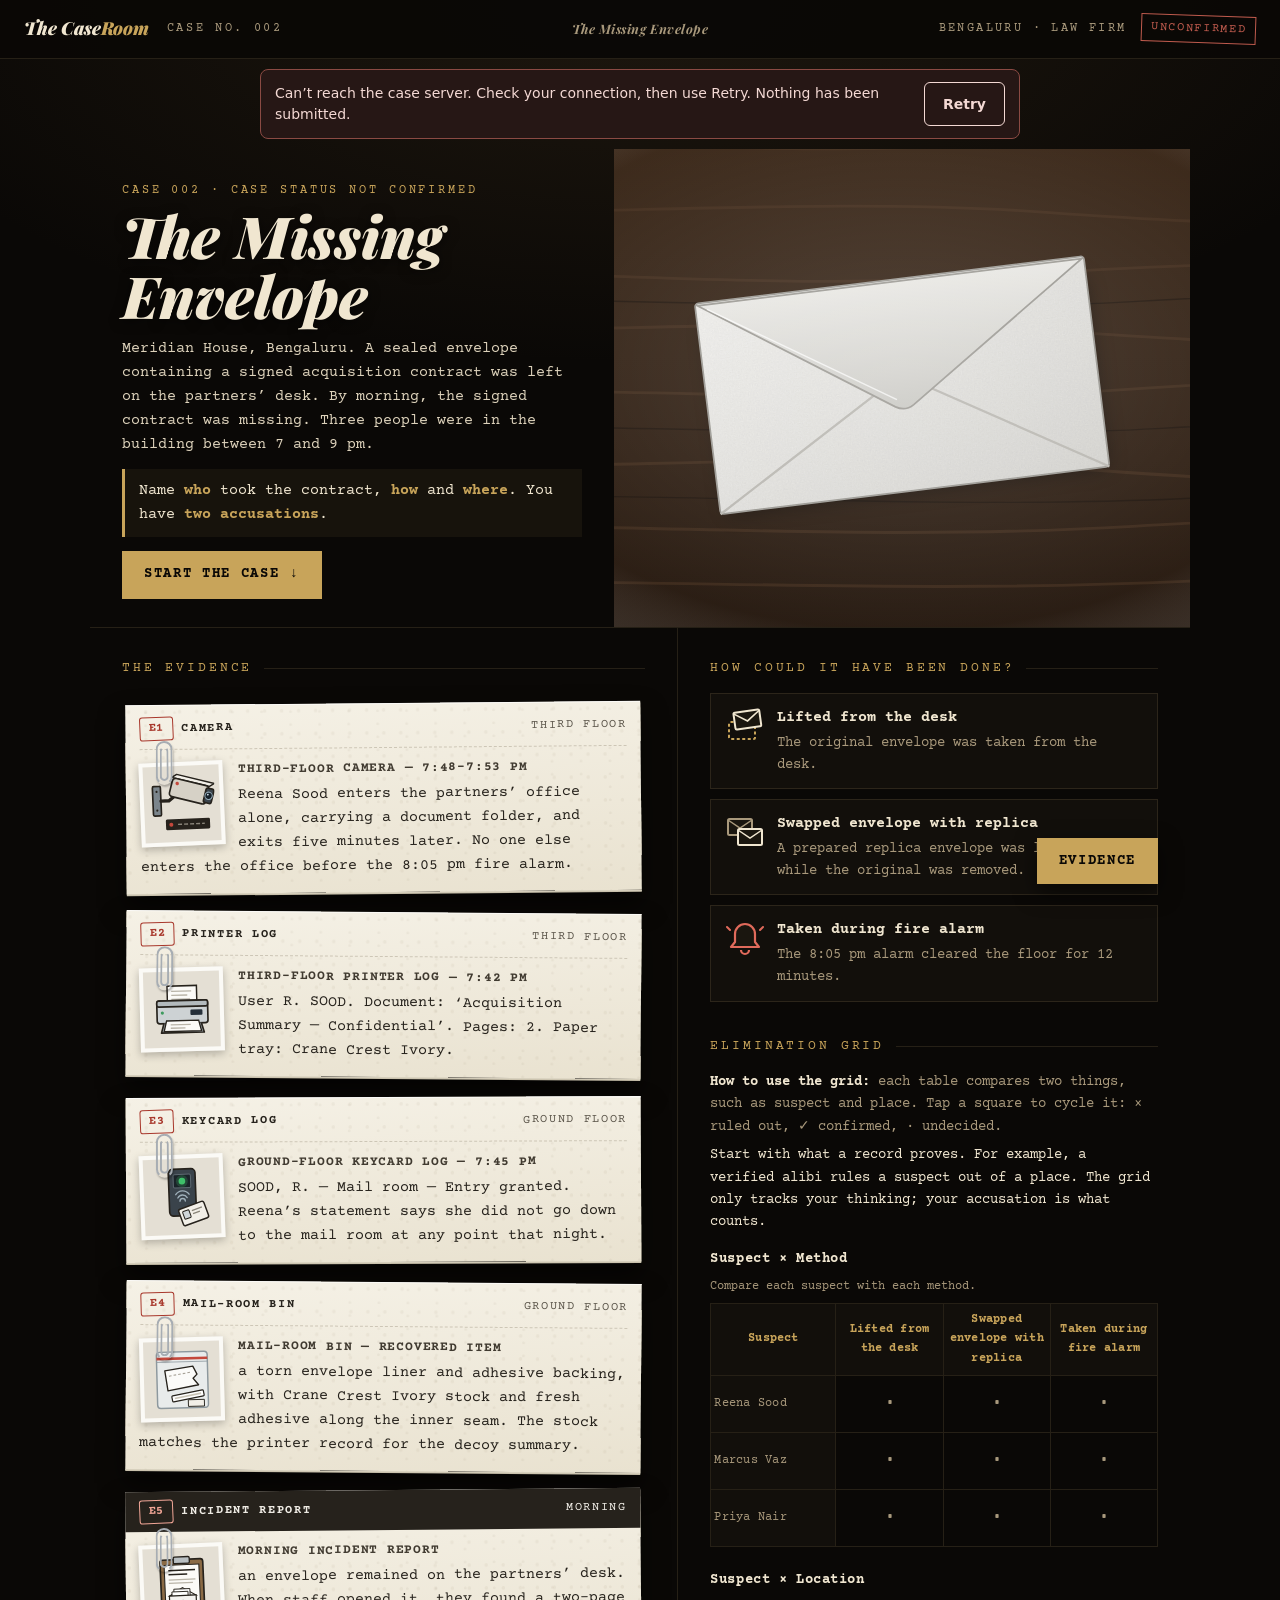
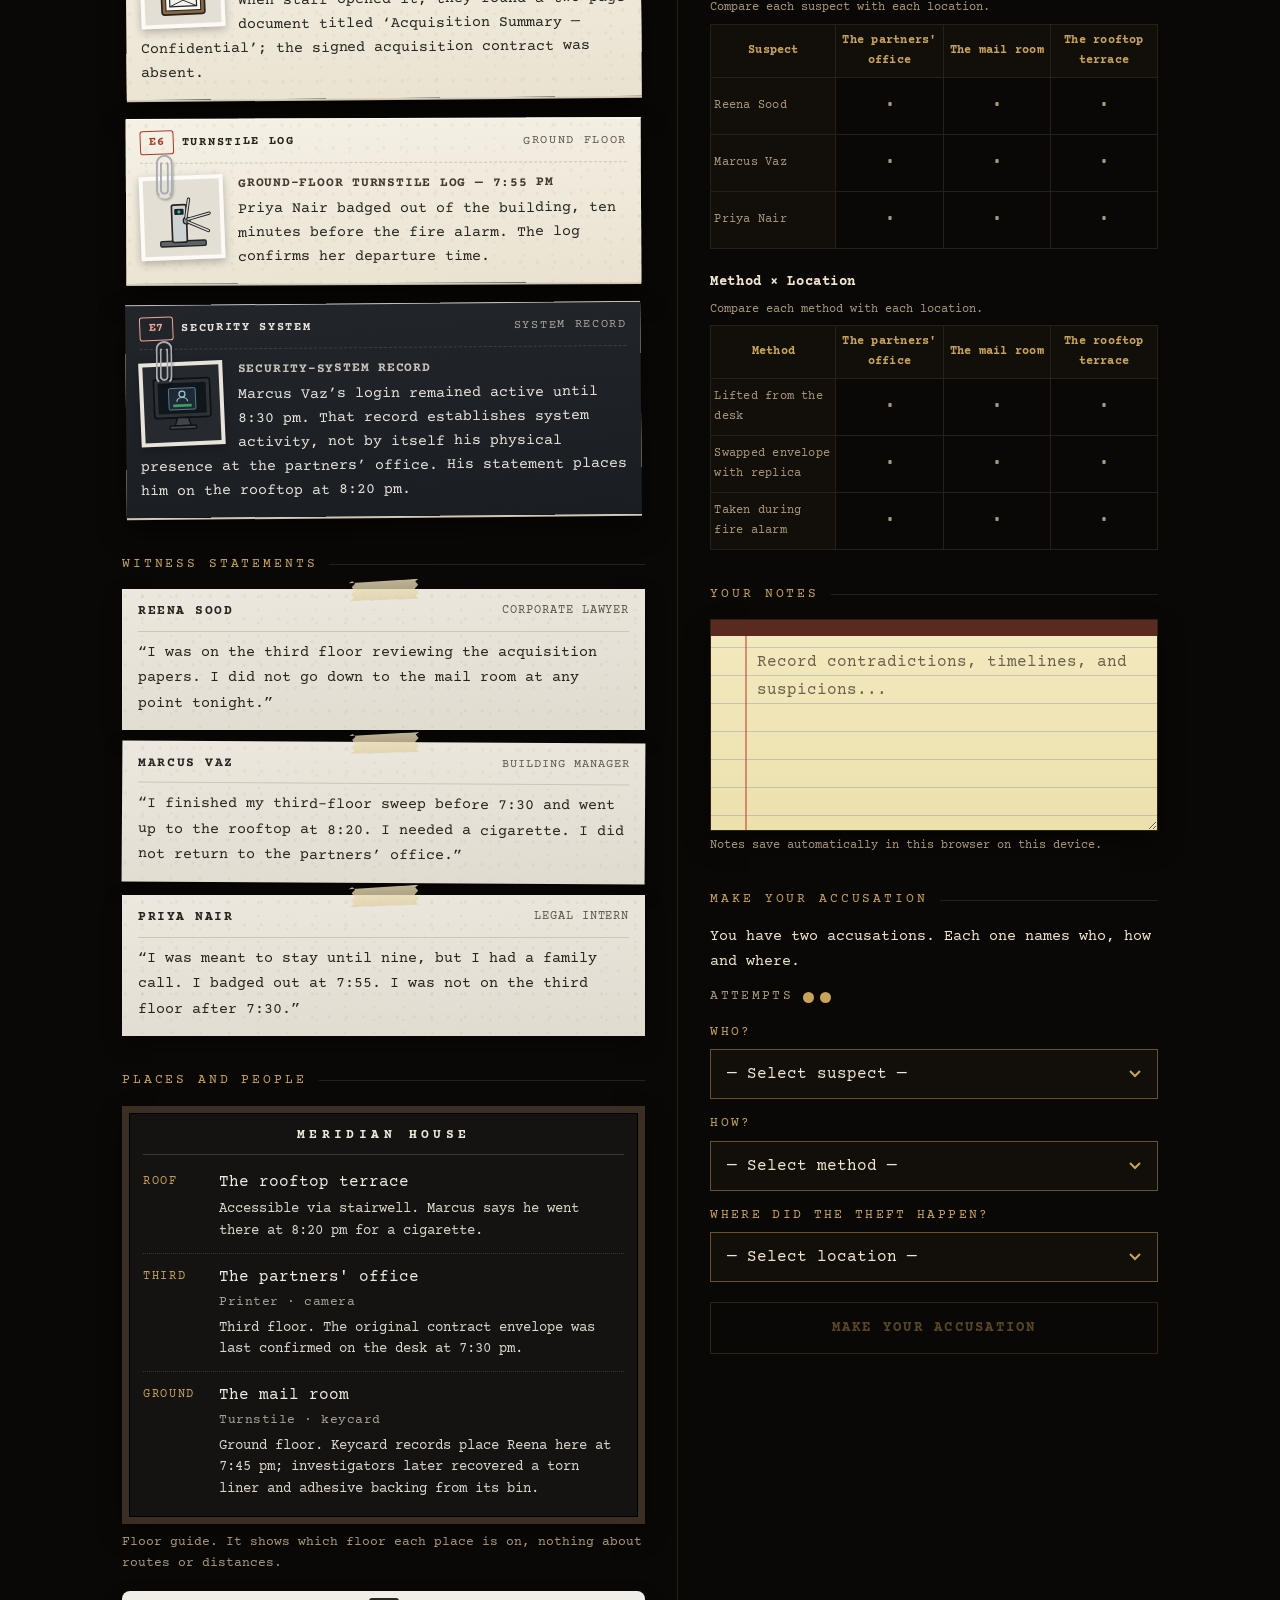
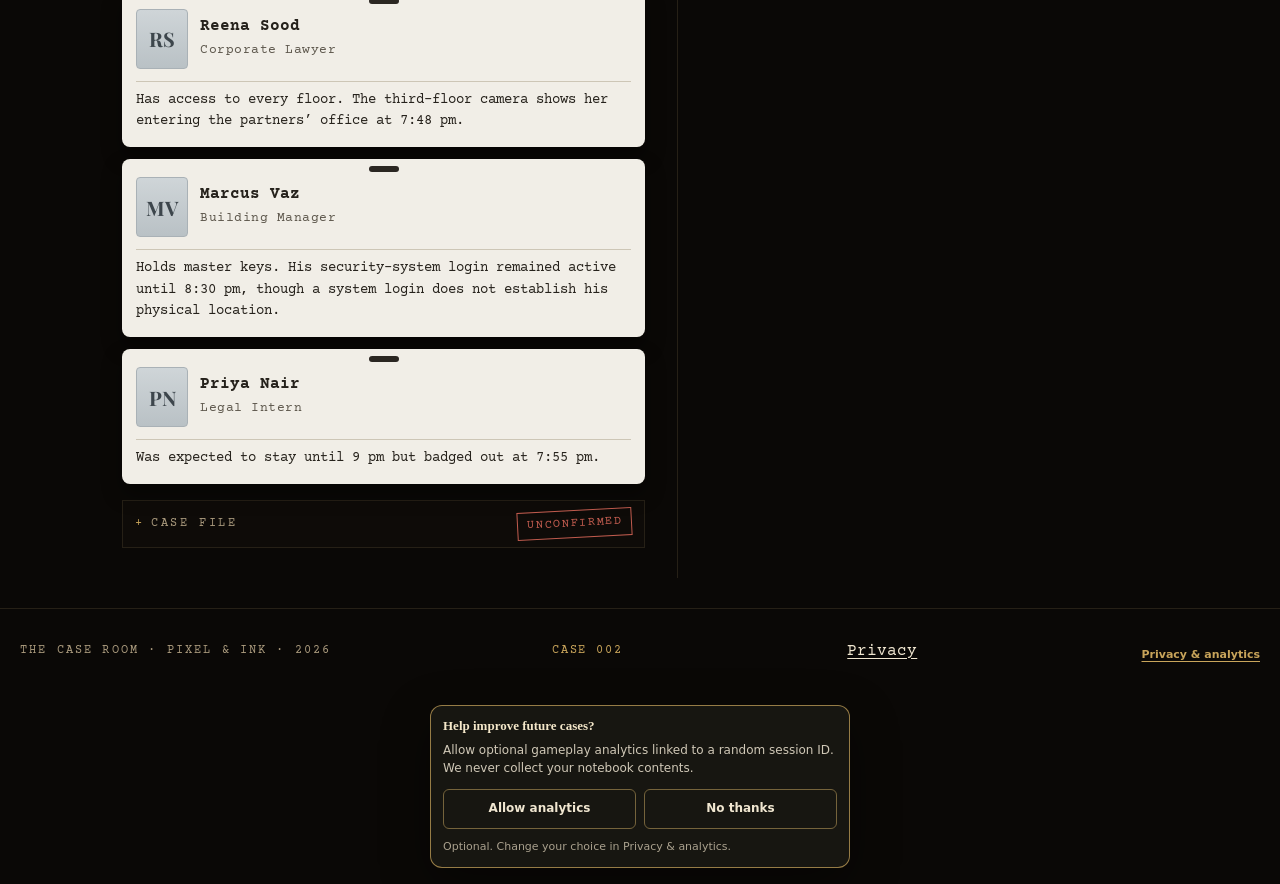
<file: case-001-secure.html>
<!DOCTYPE html>
<html lang="en">
<head>
  <meta charset="utf-8">
  <meta name="viewport" content="width=device-width, initial-scale=1">
  <title>The Case Room · Case 002: The Missing Envelope</title>
  <meta name="description" content="A signed contract vanished from a sealed envelope at a Bengaluru law firm. Three people were in the building. Who swapped it?">
  <link rel="canonical" href="https://thecaseroom.pixelandink.in/cases/missing-envelope/">
  <!-- This address has moved. It always opens the same story. -->
  <script>location.replace('cases/missing-envelope/' + location.search + location.hash);</script>
  <meta http-equiv="refresh" content="0; url=cases/missing-envelope/">
  <meta name="theme-color" content="#080604">
  <meta property="og:type" content="website">
  <meta property="og:site_name" content="The Case Room">
  <meta property="og:url" content="https://thecaseroom.pixelandink.in/cases/missing-envelope/">
  <meta property="og:title" content="Case 002: The Missing Envelope · The Case Room">
  <meta property="og:description" content="A signed contract vanished from a sealed envelope at a Bengaluru law firm. Three people were in the building. Who swapped it?">
  <meta property="og:image" content="https://thecaseroom.pixelandink.in/og-missing-envelope.png">
  <meta property="og:image:type" content="image/png">
  <meta property="og:image:width" content="1200">
  <meta property="og:image:height" content="630">
  <meta name="twitter:card" content="summary_large_image">
  <meta name="twitter:title" content="Case 002: The Missing Envelope · The Case Room">
  <meta name="twitter:description" content="A signed contract vanished from a sealed envelope at a Bengaluru law firm. Three people were in the building. Who swapped it?">
  <meta name="twitter:image" content="https://thecaseroom.pixelandink.in/og-missing-envelope.png">
  <style>
    body { margin: 0; min-height: 100vh; display: flex; align-items: center; justify-content: center; padding: 24px 16px; box-sizing: border-box;
      background: #080604; color: #f0e6d0; font-family: 'Courier Prime', 'Courier New', monospace; text-align: center; }
    p { font-size: 15px; color: #a8987a; margin: 0 0 18px; }
    a { display: inline-flex; align-items: center; min-height: 48px; padding: 0 22px; background: #c8a45a; color: #080604; font-weight: 700;
      font-size: 14px; letter-spacing: .1em; text-transform: uppercase; text-decoration: none; }
    a:focus-visible { outline: 2px solid #f0e6d0; outline-offset: 3px; }
  </style>
</head>
<body>
  <main>
    <p>This case has a new address.</p>
    <a href="cases/missing-envelope/">Open Case 002: The Missing Envelope</a>
  </main>
</body>
</html>
</file>
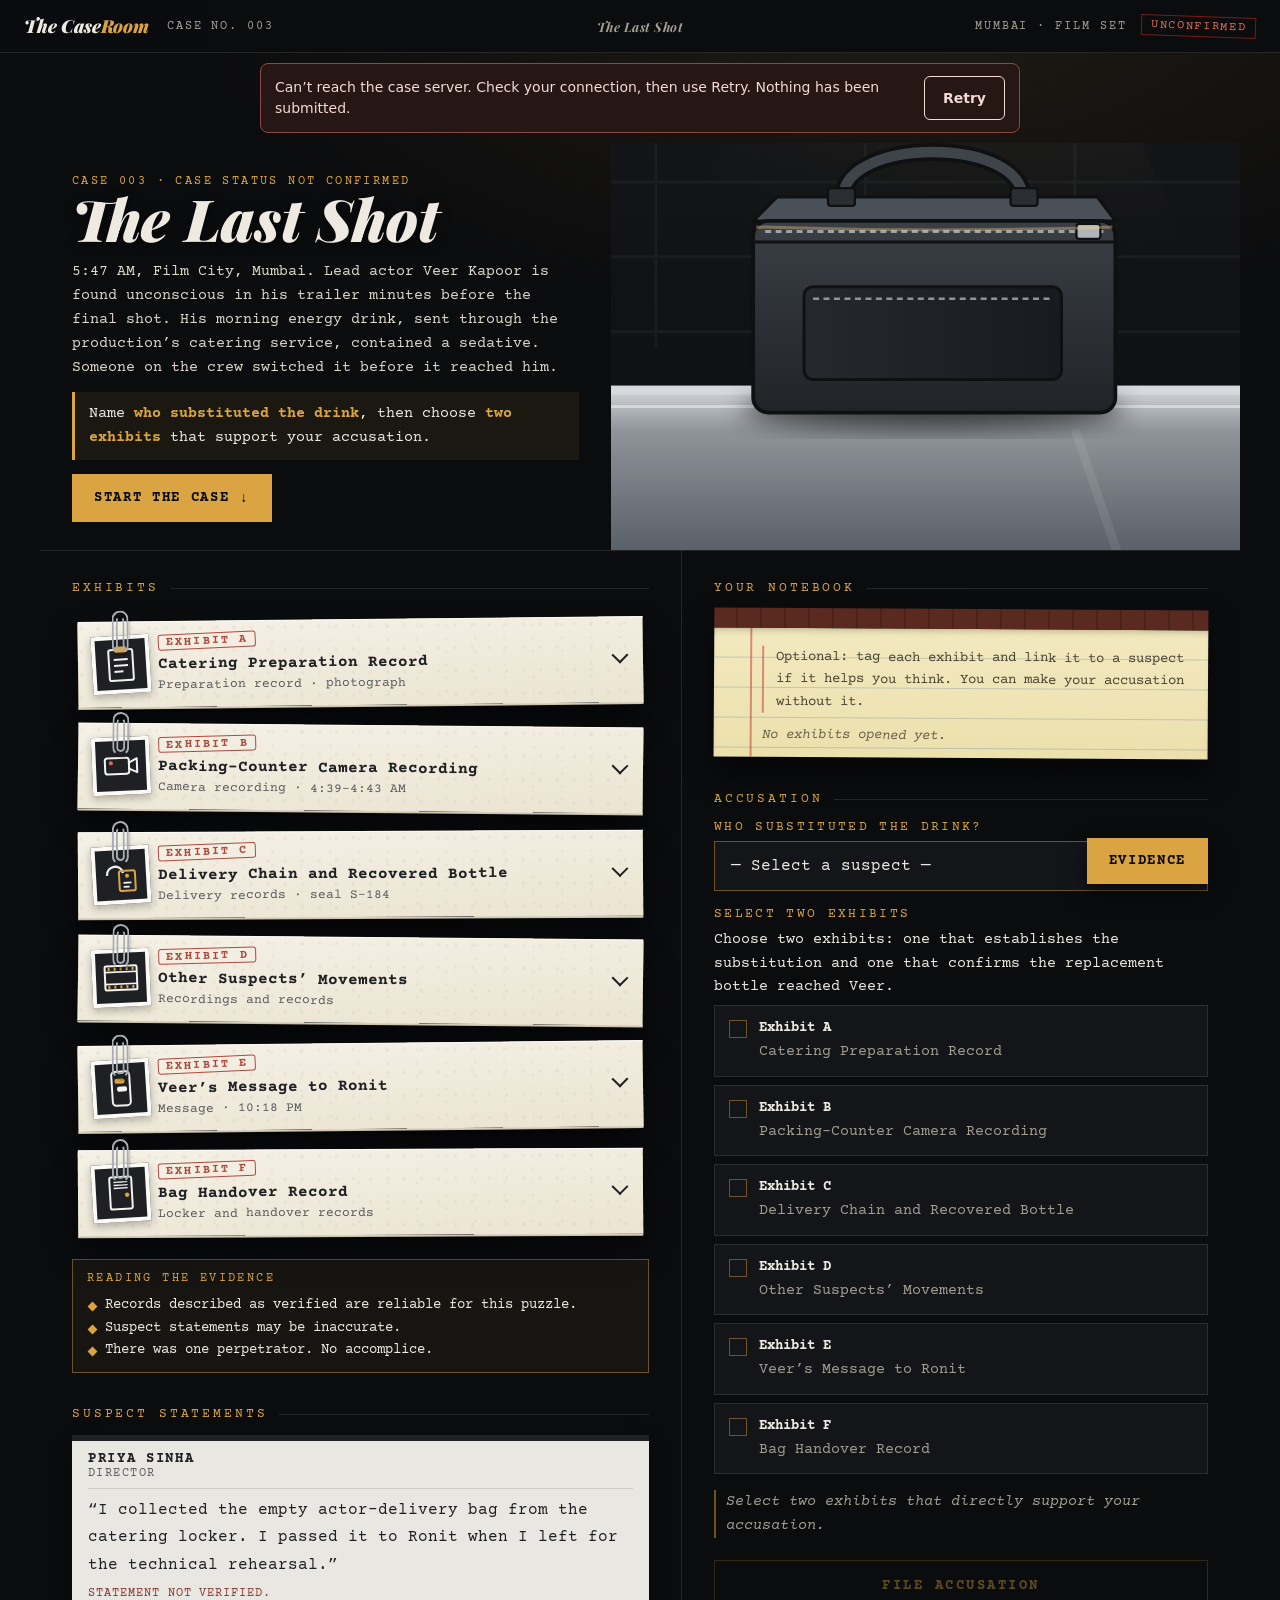
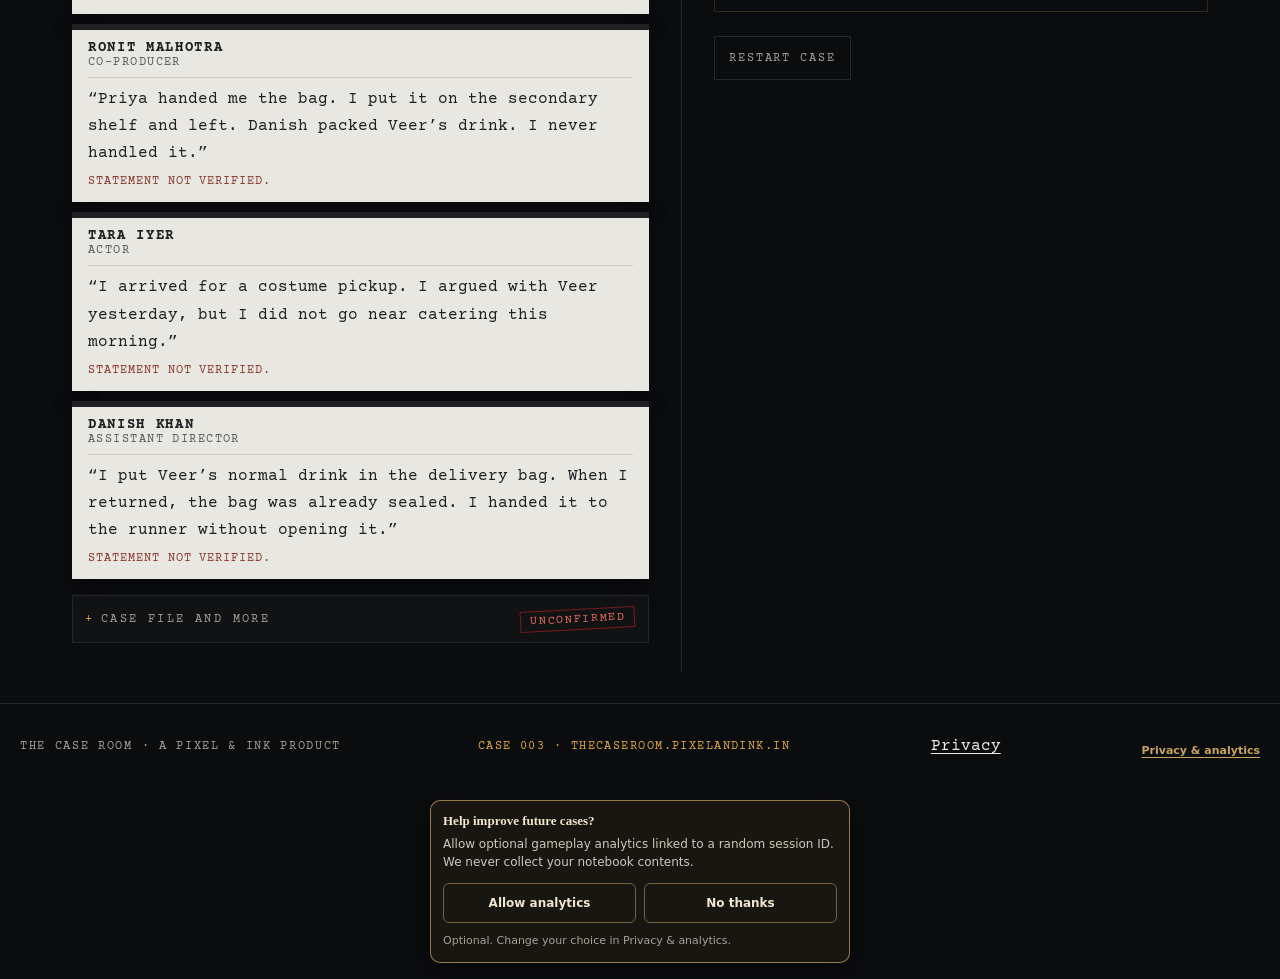
<file: case-002-secure.html>
<!DOCTYPE html>
<html lang="en">
<head>
  <meta charset="utf-8">
  <meta name="viewport" content="width=device-width, initial-scale=1">
  <title>The Case Room · Case 003: The Last Shot</title>
  <meta name="description" content="A lead actor is sedated minutes before the final shot. Someone on the crew switched his energy drink. Who?">
  <link rel="canonical" href="https://thecaseroom.pixelandink.in/cases/last-shot/">
  <!-- This address has moved. It always opens the same story. -->
  <script>location.replace('cases/last-shot/' + location.search + location.hash);</script>
  <meta http-equiv="refresh" content="0; url=cases/last-shot/">
  <meta name="theme-color" content="#080604">
  <meta property="og:type" content="website">
  <meta property="og:site_name" content="The Case Room">
  <meta property="og:url" content="https://thecaseroom.pixelandink.in/cases/last-shot/">
  <meta property="og:title" content="Case 003: The Last Shot · The Case Room">
  <meta property="og:description" content="A lead actor is sedated minutes before the final shot. Someone on the crew switched his energy drink. Who?">
  <meta property="og:image" content="https://thecaseroom.pixelandink.in/og-last-shot.png">
  <meta property="og:image:type" content="image/png">
  <meta property="og:image:width" content="1200">
  <meta property="og:image:height" content="630">
  <meta name="twitter:card" content="summary_large_image">
  <meta name="twitter:title" content="Case 003: The Last Shot · The Case Room">
  <meta name="twitter:description" content="A lead actor is sedated minutes before the final shot. Someone on the crew switched his energy drink. Who?">
  <meta name="twitter:image" content="https://thecaseroom.pixelandink.in/og-last-shot.png">
  <style>
    body { margin: 0; min-height: 100vh; display: flex; align-items: center; justify-content: center; padding: 24px 16px; box-sizing: border-box;
      background: #080604; color: #f0e6d0; font-family: 'Courier Prime', 'Courier New', monospace; text-align: center; }
    p { font-size: 15px; color: #a8987a; margin: 0 0 18px; }
    a { display: inline-flex; align-items: center; min-height: 48px; padding: 0 22px; background: #c8a45a; color: #080604; font-weight: 700;
      font-size: 14px; letter-spacing: .1em; text-transform: uppercase; text-decoration: none; }
    a:focus-visible { outline: 2px solid #f0e6d0; outline-offset: 3px; }
  </style>
</head>
<body>
  <main>
    <p>This case has a new address.</p>
    <a href="cases/last-shot/">Open Case 003: The Last Shot</a>
  </main>
</body>
</html>
</file>
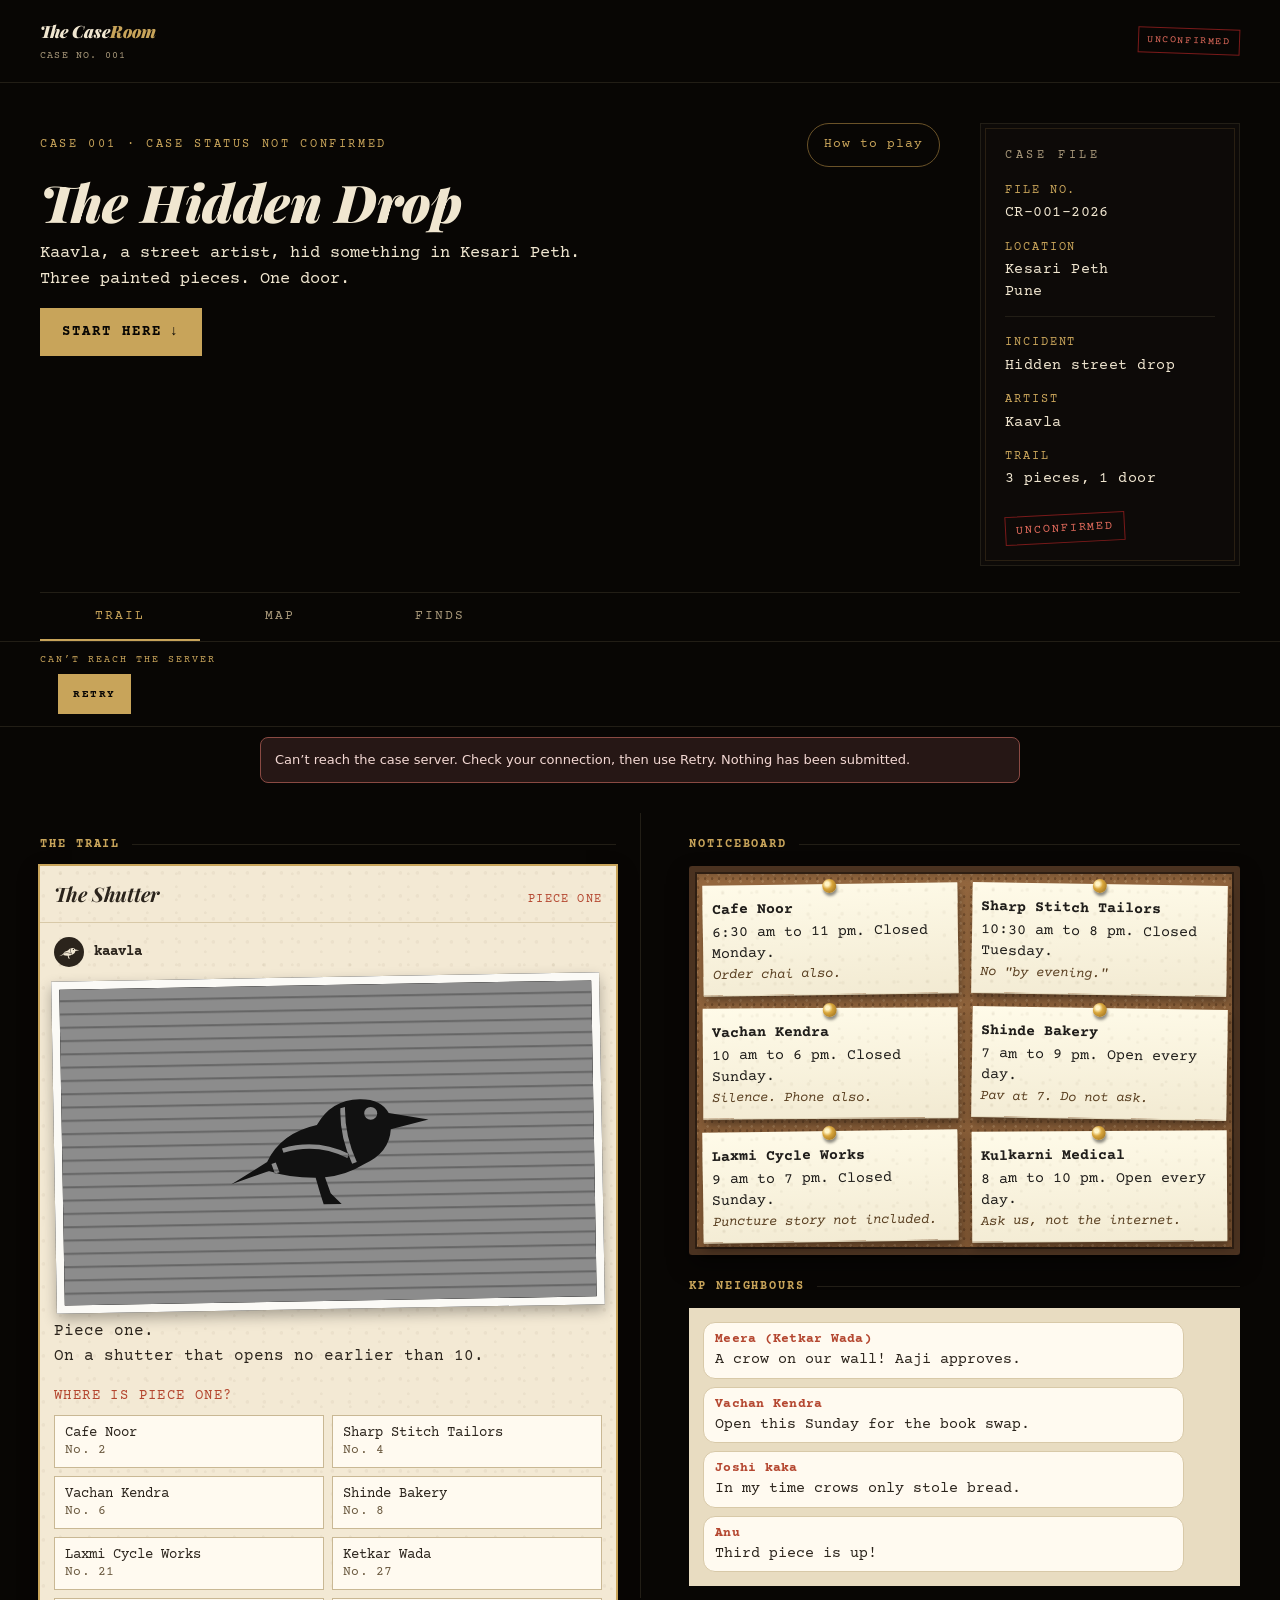
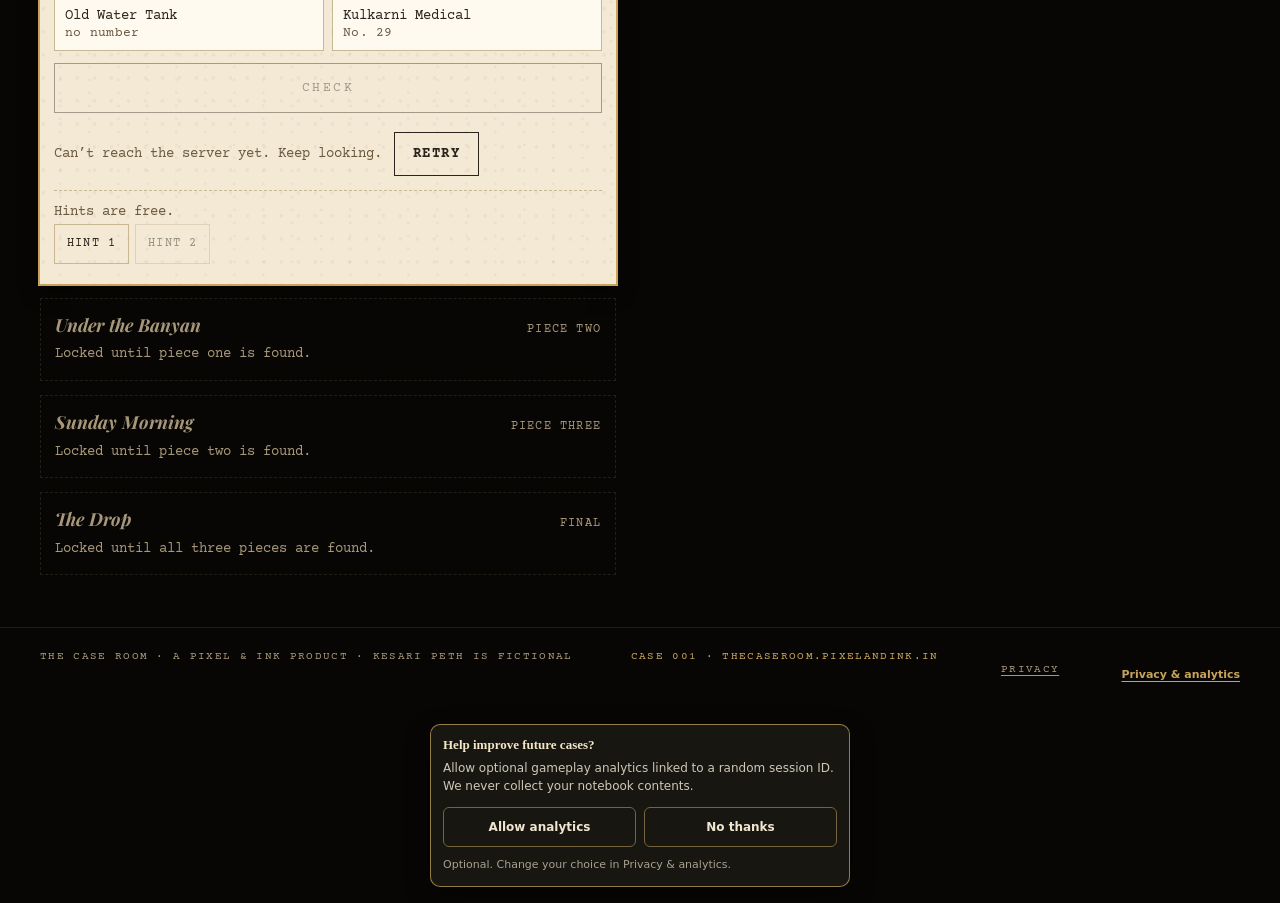
<file: case-003.html>
<!DOCTYPE html>
<html lang="en">
<head>
  <meta charset="utf-8">
  <meta name="viewport" content="width=device-width, initial-scale=1">
  <title>The Case Room · Case 001: The Hidden Drop</title>
  <meta name="description" content="A street artist has hidden a drop in a Pune lane. Three crow pieces lead to it. Can you read the street?">
  <link rel="canonical" href="https://thecaseroom.pixelandink.in/cases/hidden-drop/">
  <!-- This address has moved. It always opens the same story. -->
  <script>location.replace('cases/hidden-drop/' + location.search + location.hash);</script>
  <meta http-equiv="refresh" content="0; url=cases/hidden-drop/">
  <meta name="theme-color" content="#080604">
  <meta property="og:type" content="website">
  <meta property="og:site_name" content="The Case Room">
  <meta property="og:url" content="https://thecaseroom.pixelandink.in/cases/hidden-drop/">
  <meta property="og:title" content="Case 001: The Hidden Drop · The Case Room">
  <meta property="og:description" content="A street artist has hidden a drop in a Pune lane. Three crow pieces lead to it. Can you read the street?">
  <meta property="og:image" content="https://thecaseroom.pixelandink.in/og-hidden-drop.png">
  <meta property="og:image:type" content="image/png">
  <meta property="og:image:width" content="1200">
  <meta property="og:image:height" content="630">
  <meta name="twitter:card" content="summary_large_image">
  <meta name="twitter:title" content="Case 001: The Hidden Drop · The Case Room">
  <meta name="twitter:description" content="A street artist has hidden a drop in a Pune lane. Three crow pieces lead to it. Can you read the street?">
  <meta name="twitter:image" content="https://thecaseroom.pixelandink.in/og-hidden-drop.png">
  <style>
    body { margin: 0; min-height: 100vh; display: flex; align-items: center; justify-content: center; padding: 24px 16px; box-sizing: border-box;
      background: #080604; color: #f0e6d0; font-family: 'Courier Prime', 'Courier New', monospace; text-align: center; }
    p { font-size: 15px; color: #a8987a; margin: 0 0 18px; }
    a { display: inline-flex; align-items: center; min-height: 48px; padding: 0 22px; background: #c8a45a; color: #080604; font-weight: 700;
      font-size: 14px; letter-spacing: .1em; text-transform: uppercase; text-decoration: none; }
    a:focus-visible { outline: 2px solid #f0e6d0; outline-offset: 3px; }
  </style>
</head>
<body>
  <main>
    <p>This case has a new address.</p>
    <a href="cases/hidden-drop/">Open Case 001: The Hidden Drop</a>
  </main>
</body>
</html>
</file>
<file: fonts/fonts.css>
/* The Case Room fonts, served from this site (no request to Google).
   Playfair Display: the original font files, unchanged apart from WOFF compression (OFL, Reserved Font Name kept).
   Courier Prime: subset to the characters the site uses (OFL, no Reserved Font Name). Licences: OFL-*.txt in this folder. */
@font-face { font-family: 'Playfair Display'; font-style: normal; font-weight: 400 900; font-display: swap; src: url('/fonts/playfair-display.woff') format('woff'); }
@font-face { font-family: 'Playfair Display'; font-style: italic; font-weight: 400 900; font-display: swap; src: url('/fonts/playfair-display-italic.woff') format('woff'); }
@font-face { font-family: 'Courier Prime'; font-style: normal; font-weight: 400; font-display: swap; src: url('/fonts/courier-prime.woff') format('woff'); }
@font-face { font-family: 'Courier Prime'; font-style: normal; font-weight: 700; font-display: swap; src: url('/fonts/courier-prime-bold.woff') format('woff'); }
@font-face { font-family: 'Courier Prime'; font-style: italic; font-weight: 400; font-display: swap; src: url('/fonts/courier-prime-italic.woff') format('woff'); }
</file>
